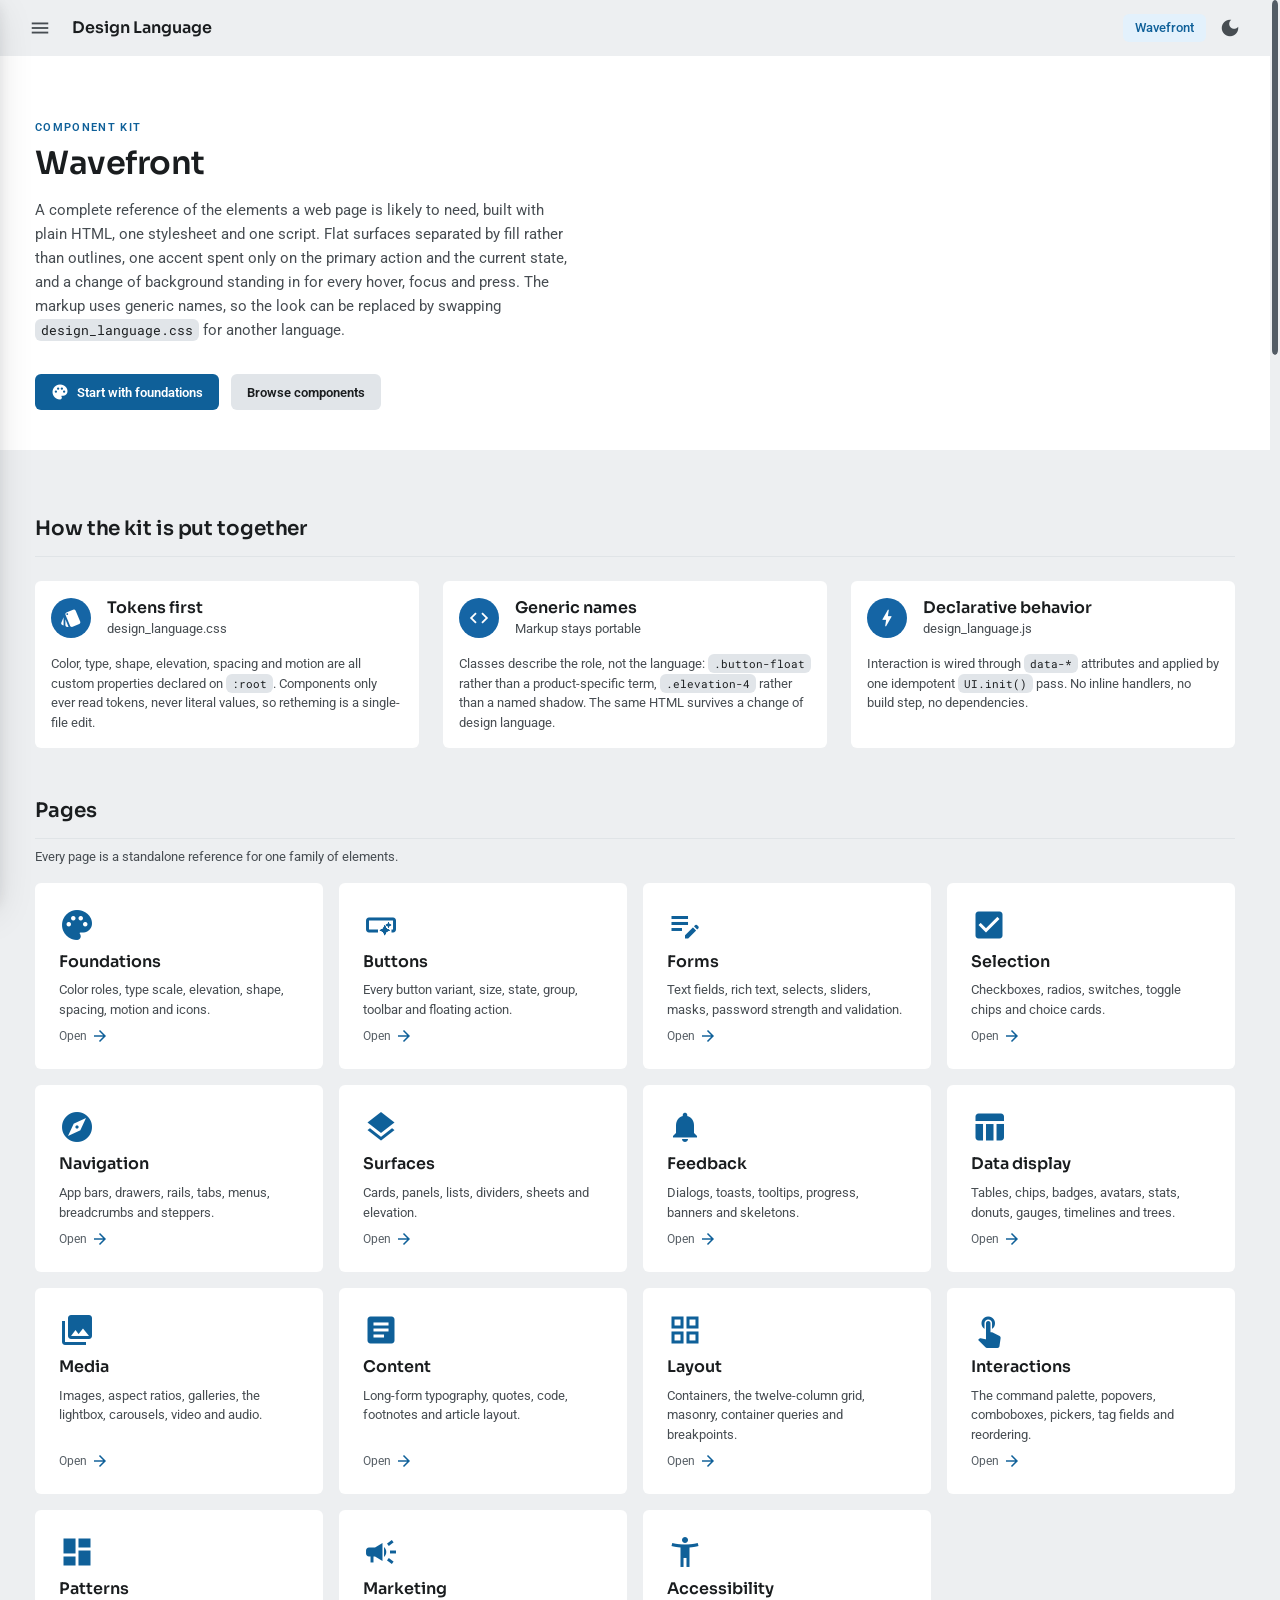
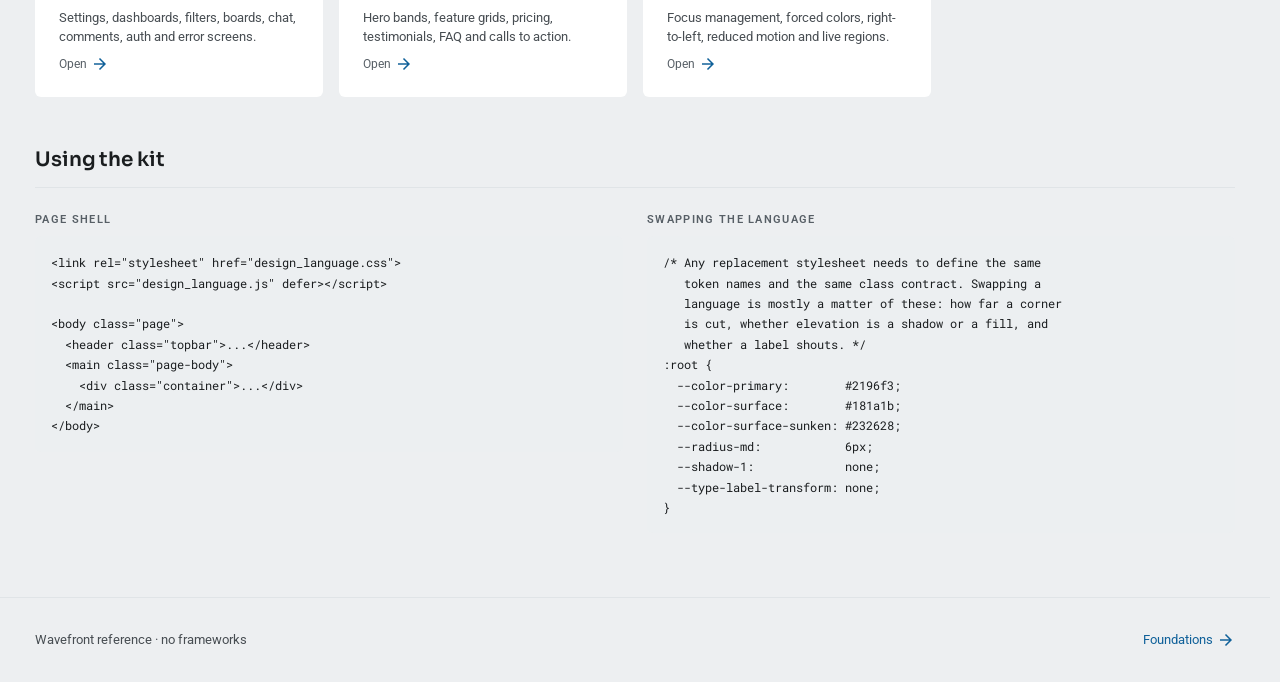
<file: webui/vendored/web-design-wavefront/index.html>
<!doctype html>
<html lang="en">
<head>
<meta charset="utf-8">
<meta name="viewport" content="width=device-width, initial-scale=1">
<title>Overview — Design Language</title>
<meta name="description" content="A framework-free component kit covering every element a web page is likely to need, rendered in the Wavefront design language.">
<link rel="icon" href="data:image/svg+xml,%3Csvg xmlns='http://www.w3.org/2000/svg' viewBox='0 0 32 32'%3E%3Crect width='32' height='32' rx='7' fill='%231e2021'/%3E%3Crect x='7' y='8' width='18' height='4' rx='2' fill='%2393999f'/%3E%3Crect x='7' y='14' width='18' height='4' rx='2' fill='%232196f3'/%3E%3Crect x='7' y='20' width='11' height='4' rx='2' fill='%23535c65'/%3E%3C/svg%3E">
<!-- Every face, including the Material Icons placeholder glyph set, is
     self-hosted from assets/fonts and declared in design_language.css.
     The kit makes no network requests to anything it does not ship. -->
<link rel="stylesheet" href="design_language.css">
<script src="design_language.js" defer></script>
</head>
<body class="page">

<a class="skip-link" href="#main">Skip to content</a>

<header class="topbar topbar-dynamic">
  <button class="button button-icon" type="button" data-drawer-open="site-drawer" aria-label="Open navigation">
    <span class="icon">menu</span>
  </button>
  <span class="topbar-title">Design Language</span>
  <div class="topbar-actions">
    <span class="chip chip-primary hide-sm">Wavefront</span>
    <button class="button button-icon" type="button" data-theme-toggle data-theme-label aria-pressed="false">
      <span class="icon">dark_mode</span>
    </button>
  </div>
</header>

<aside class="drawer" id="site-drawer" data-open="false" aria-hidden="true" aria-label="Pages">
  <div class="drawer-header">
    <span class="icon text-primary">widgets</span>
    <span class="text-heading-3 grow">Pages</span>
    <button class="button button-icon button-icon-sm" type="button" data-drawer-close aria-label="Close navigation">
      <span class="icon">close</span>
    </button>
  </div>
  <nav class="drawer-body" data-site-nav></nav>
  <div class="drawer-footer text-caption text-muted">No frameworks. One stylesheet, one script.</div>
</aside>

<main id="main" class="page-body">

  <section class="page-hero">
    <div class="container">
      <p class="page-eyebrow">Component kit</p>
      <h1 class="text-display-3 mt-2">Wavefront</h1>
      <p class="page-lede mt-4">
        A complete reference of the elements a web page is likely to need, built with plain HTML, one
        stylesheet and one script. Flat surfaces separated by fill rather than outlines, one accent spent
        only on the primary action and the current state, and a change of background standing in for every
        hover, focus and press. The markup uses generic names, so the look can be replaced by swapping
        <code class="code-inline">design_language.css</code> for another language.
      </p>
      <div class="row mt-6">
        <a class="button button-filled" href="foundations.html">
          <span class="icon">palette</span> Start with foundations
        </a>
        <a class="button button-outlined" href="buttons.html">Browse components</a>
      </div>
    </div>
  </section>

  <section class="section">
    <div class="container">

      <div class="demo mb-8">
        <div class="demo-header">
          <h2 class="demo-title">How the kit is put together</h2>
        </div>
        <div class="grid mt-5">
          <article class="col-4">
            <div class="card card-outlined full-height">
              <div class="card-header">
                <span class="avatar"><span class="icon">style</span></span>
                <div class="card-header-text">
                  <h3 class="card-title">Tokens first</h3>
                  <p class="card-subtitle">design_language.css</p>
                </div>
              </div>
              <div class="card-body">
                Color, type, shape, elevation, spacing and motion are all custom properties declared on
                <code class="code-inline">:root</code>. Components only ever read tokens, never literal
                values, so retheming is a single-file edit.
              </div>
            </div>
          </article>
          <article class="col-4">
            <div class="card card-outlined full-height">
              <div class="card-header">
                <span class="avatar"><span class="icon">code</span></span>
                <div class="card-header-text">
                  <h3 class="card-title">Generic names</h3>
                  <p class="card-subtitle">Markup stays portable</p>
                </div>
              </div>
              <div class="card-body">
                Classes describe the role, not the language: <code class="code-inline">.button-float</code>
                rather than a product-specific term, <code class="code-inline">.elevation-4</code> rather
                than a named shadow. The same HTML survives a change of design language.
              </div>
            </div>
          </article>
          <article class="col-4">
            <div class="card card-outlined full-height">
              <div class="card-header">
                <span class="avatar"><span class="icon">bolt</span></span>
                <div class="card-header-text">
                  <h3 class="card-title">Declarative behavior</h3>
                  <p class="card-subtitle">design_language.js</p>
                </div>
              </div>
              <div class="card-body">
                Interaction is wired through <code class="code-inline">data-*</code> attributes and applied
                by one idempotent <code class="code-inline">UI.init()</code> pass. No inline handlers, no
                build step, no dependencies.
              </div>
            </div>
          </article>
        </div>
      </div>

      <div class="demo">
        <div class="demo-header">
          <h2 class="demo-title">Pages</h2>
        </div>
        <p class="demo-note">Every page is a standalone reference for one family of elements.</p>
        <div class="index-grid" data-site-index></div>
      </div>

      <div class="demo mt-8">
        <div class="demo-header">
          <h2 class="demo-title">Using the kit</h2>
        </div>
        <div class="grid mt-5">
          <div class="col-6">
            <p class="demo-label">Page shell</p>
            <pre class="code-block"><button class="button button-icon button-icon-sm code-copy" type="button" data-copy="shell-snippet" aria-label="Copy"><span class="icon icon-sm">content_copy</span></button><code id="shell-snippet">&lt;link rel="stylesheet" href="design_language.css"&gt;
&lt;script src="design_language.js" defer&gt;&lt;/script&gt;

&lt;body class="page"&gt;
  &lt;header class="topbar"&gt;...&lt;/header&gt;
  &lt;main class="page-body"&gt;
    &lt;div class="container"&gt;...&lt;/div&gt;
  &lt;/main&gt;
&lt;/body&gt;</code></pre>
          </div>
          <div class="col-6">
            <p class="demo-label">Swapping the language</p>
            <pre class="code-block"><code>/* Any replacement stylesheet needs to define the same
   token names and the same class contract. Swapping a
   language is mostly a matter of these: how far a corner
   is cut, whether elevation is a shadow or a fill, and
   whether a label shouts. */
:root {
  --color-primary:        #2196f3;
  --color-surface:        #181a1b;
  --color-surface-sunken: #232628;
  --radius-md:            6px;
  --shadow-1:             none;
  --type-label-transform: none;
}</code></pre>
          </div>
        </div>
      </div>

    </div>
  </section>
</main>

<footer class="page-footer">
  <div class="container row justify-between">
    <span>Wavefront reference · no frameworks</span>
    <a class="link-arrow" href="foundations.html">Foundations <span class="icon icon-sm">arrow_forward</span></a>
  </div>
</footer>

</body>
</html>
</file>
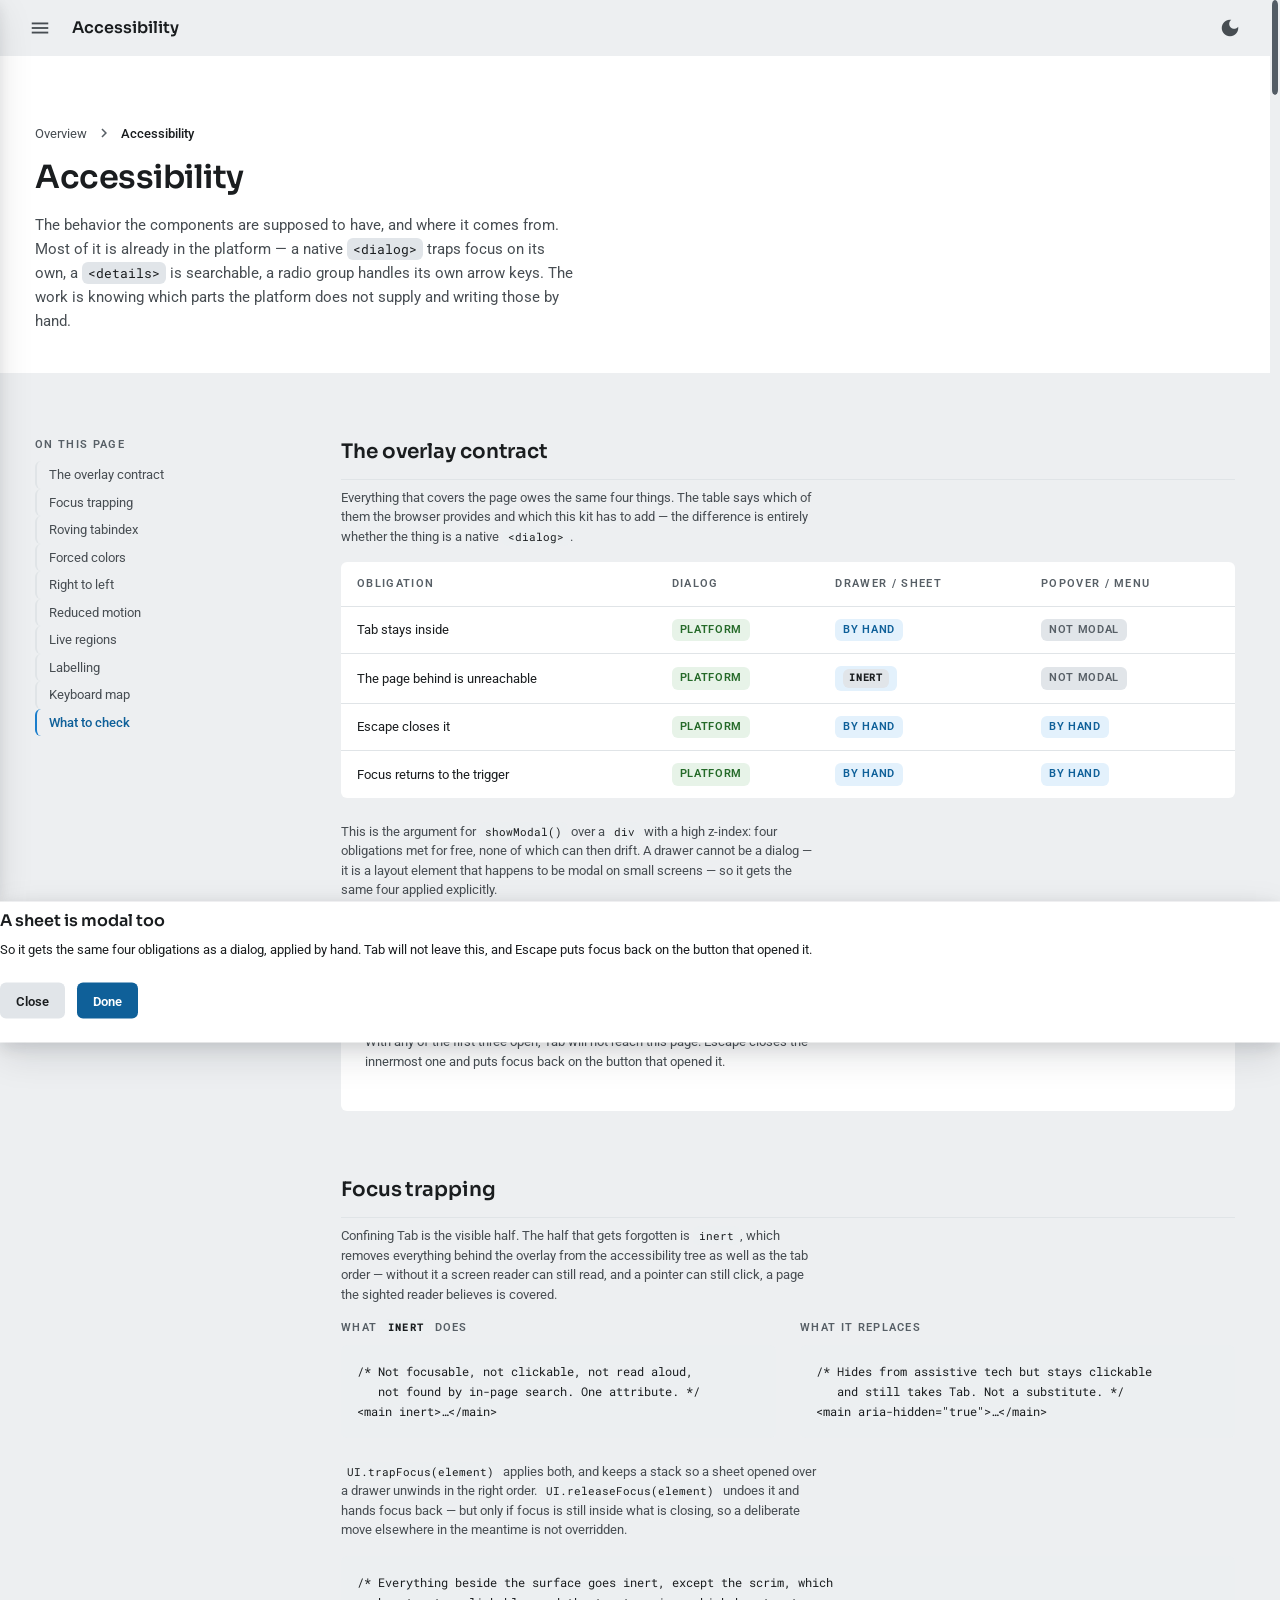
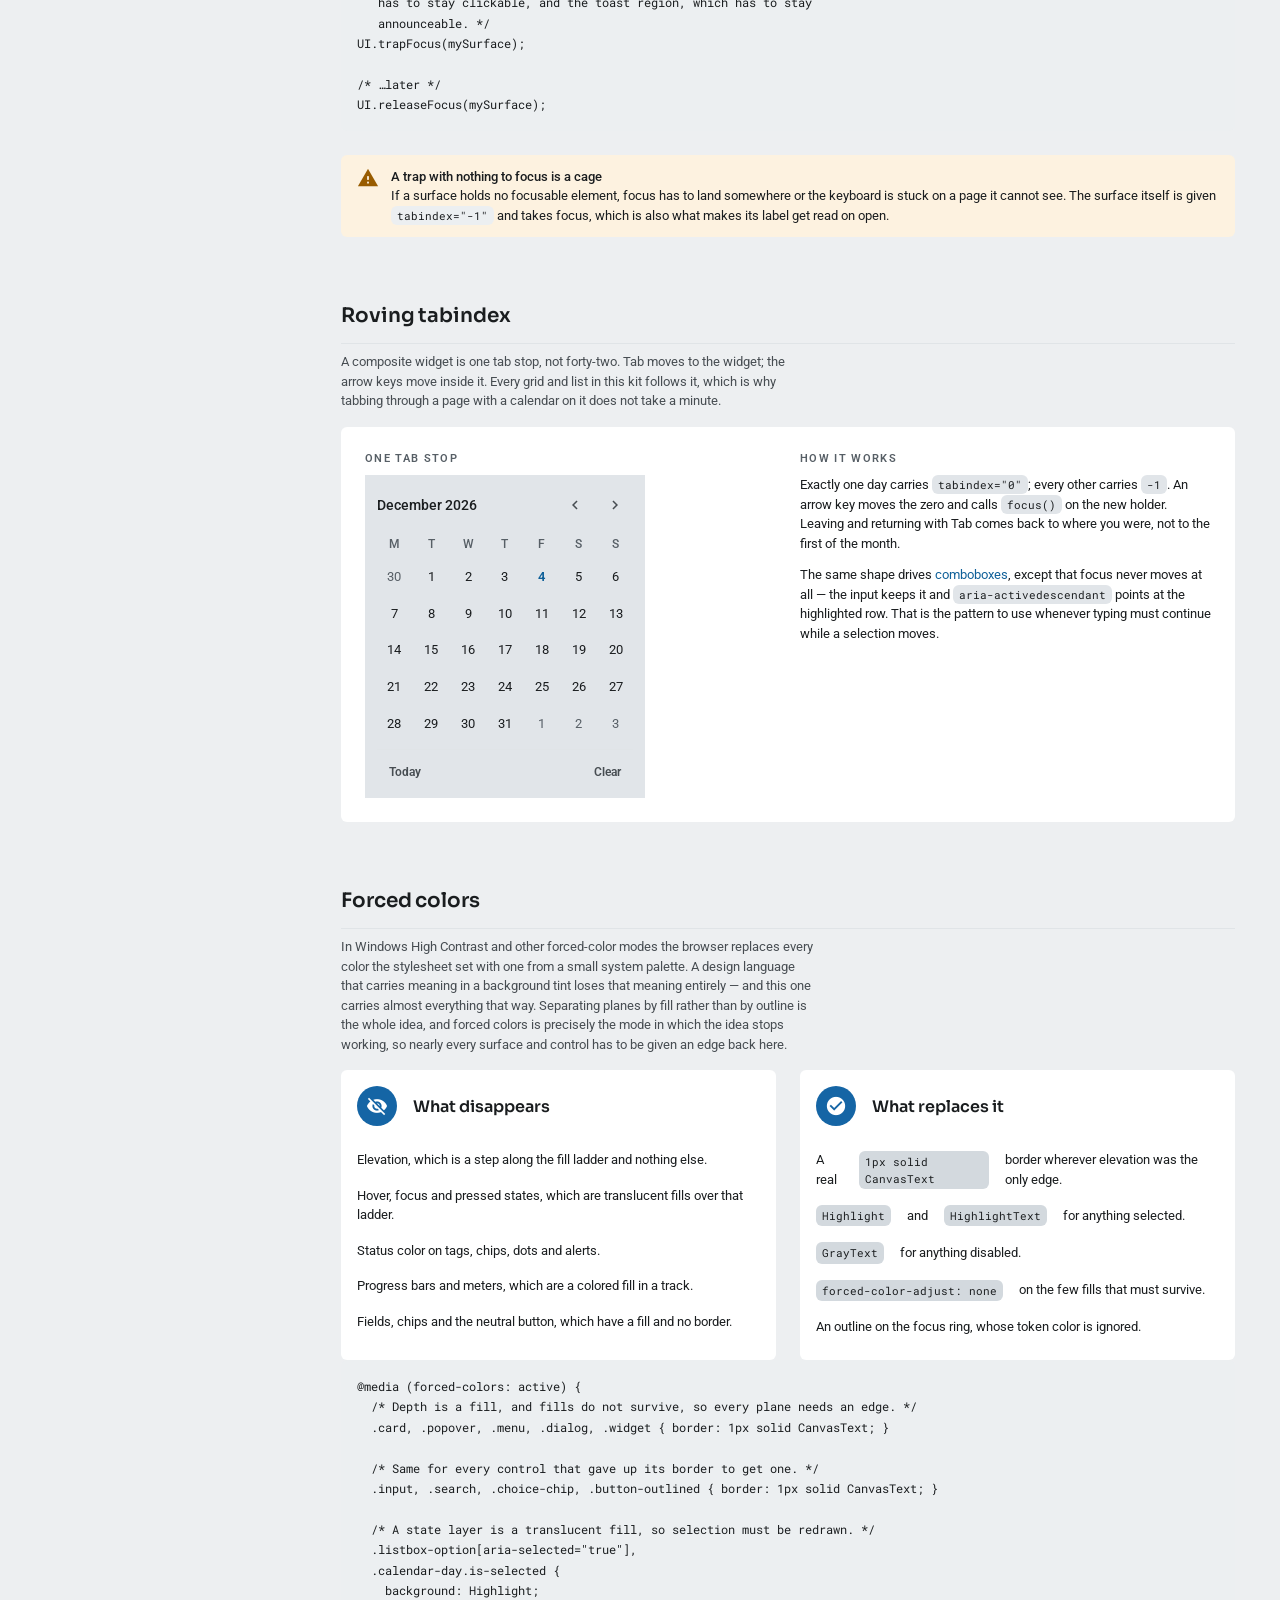
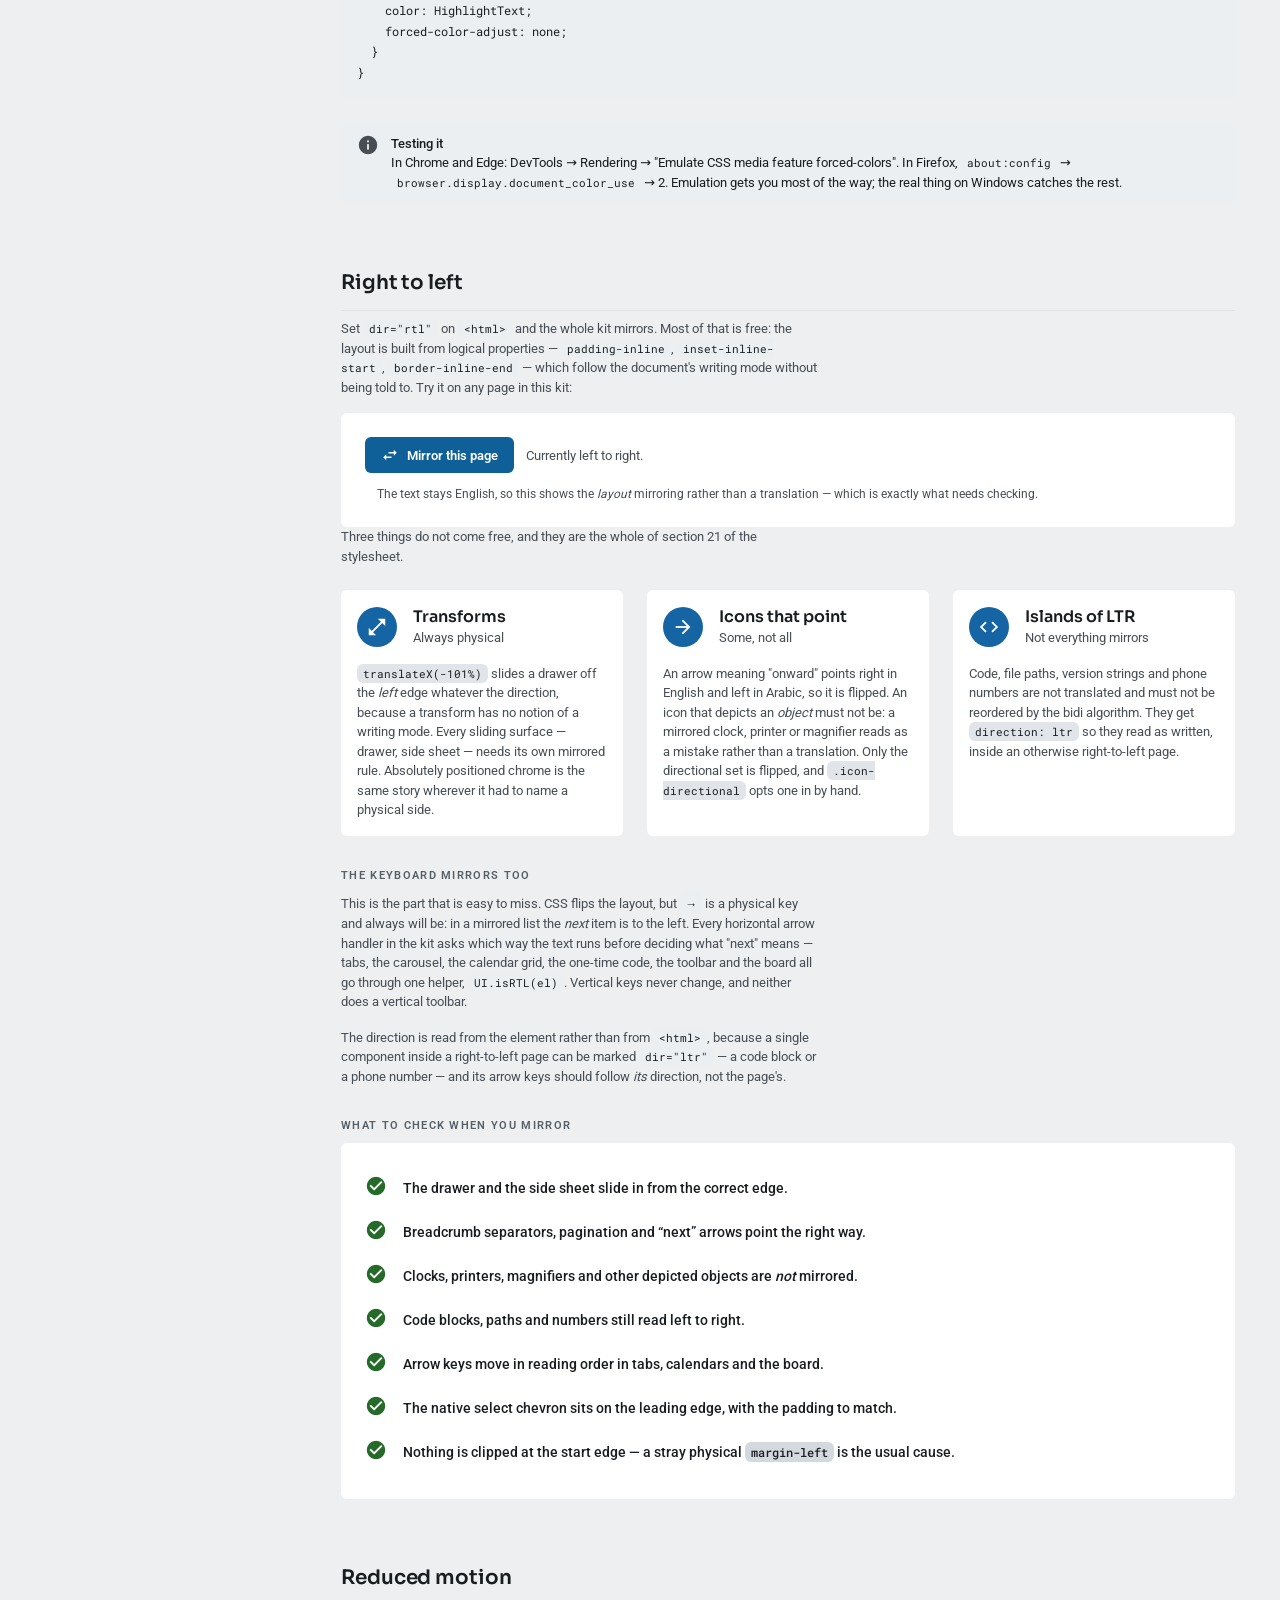
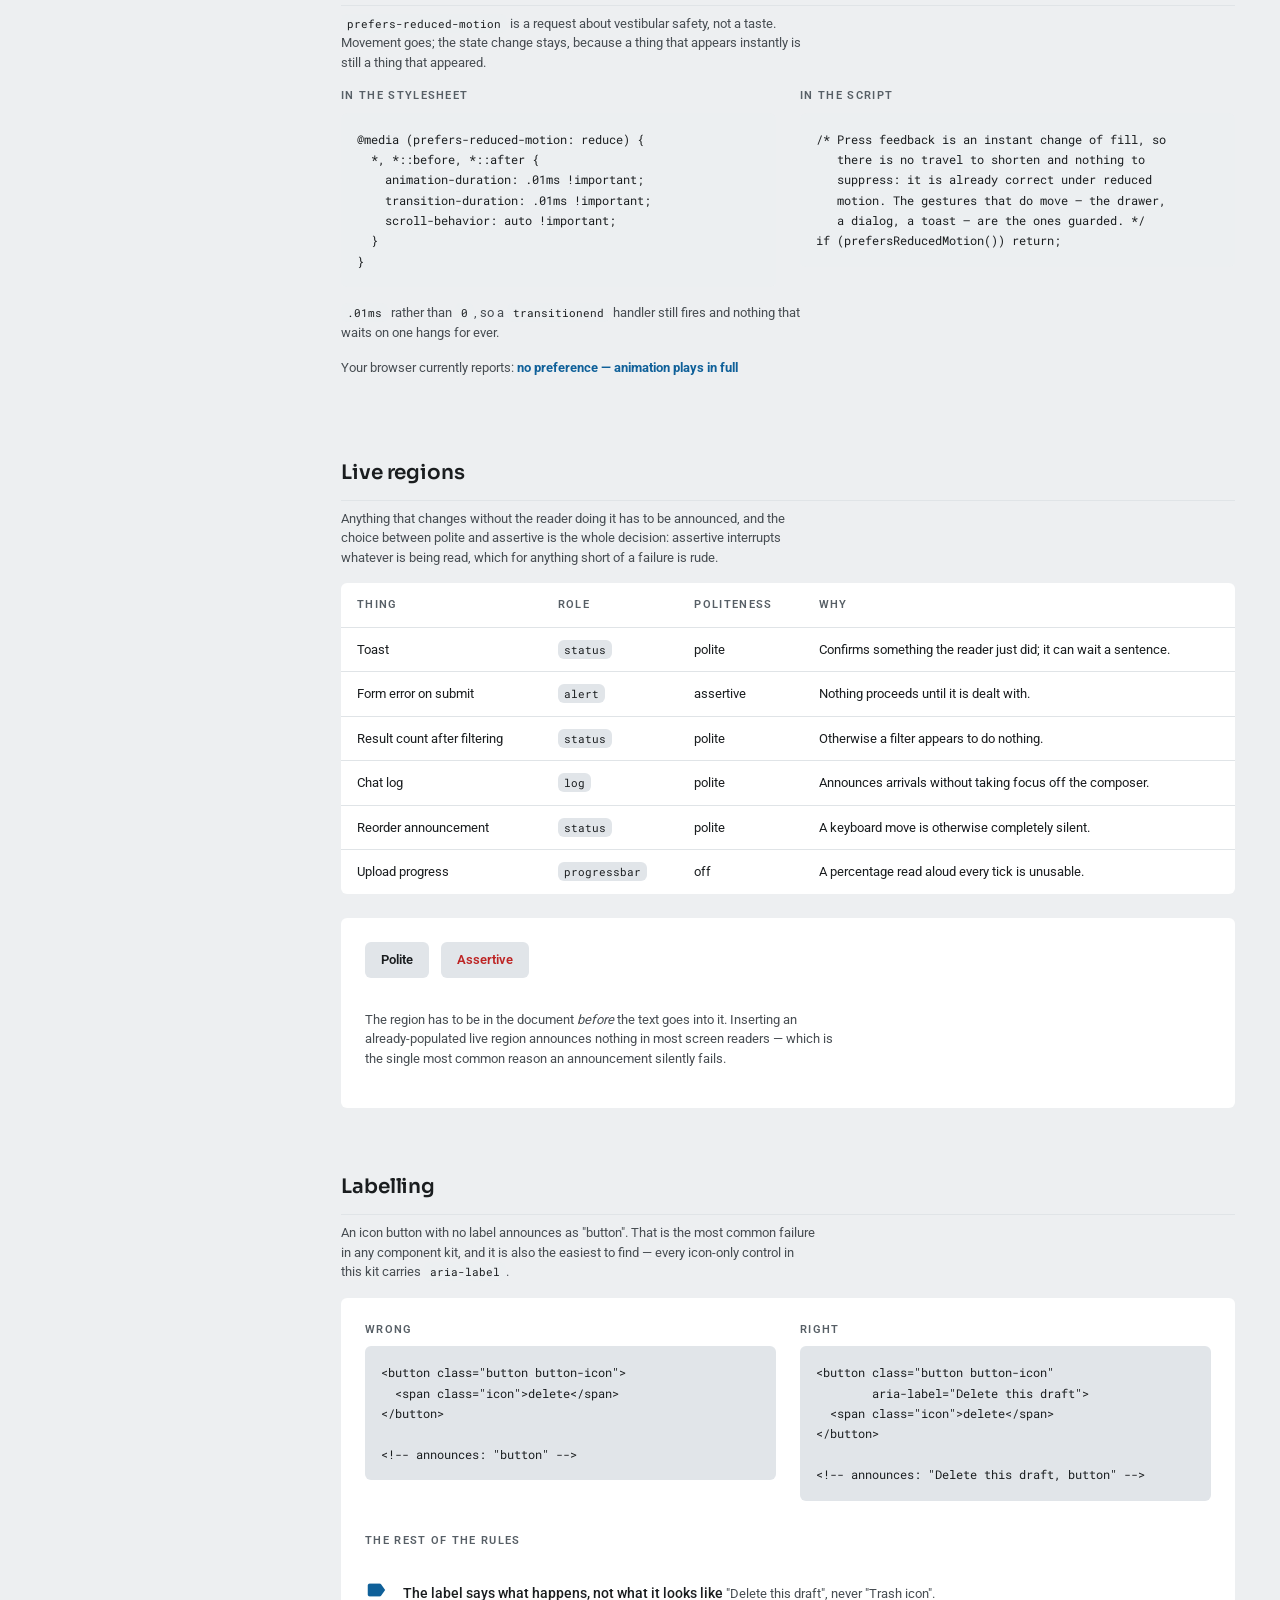
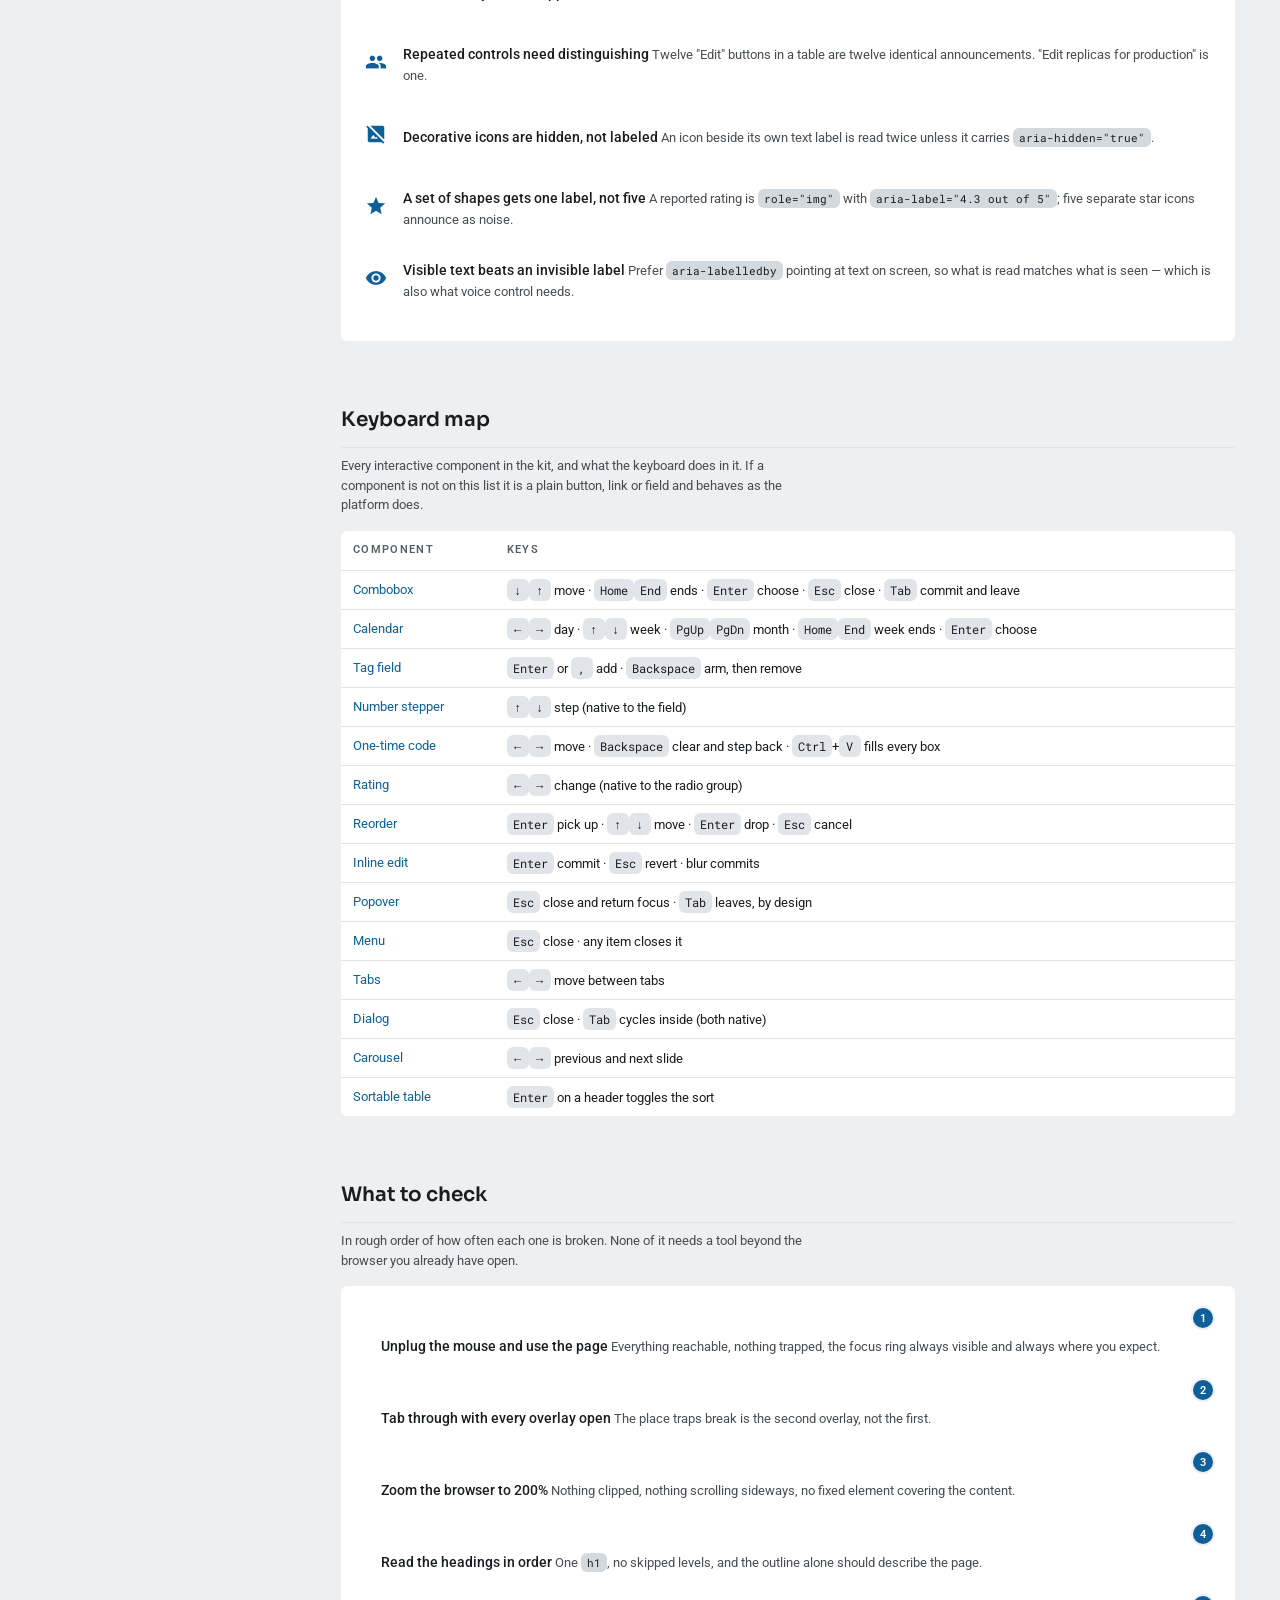
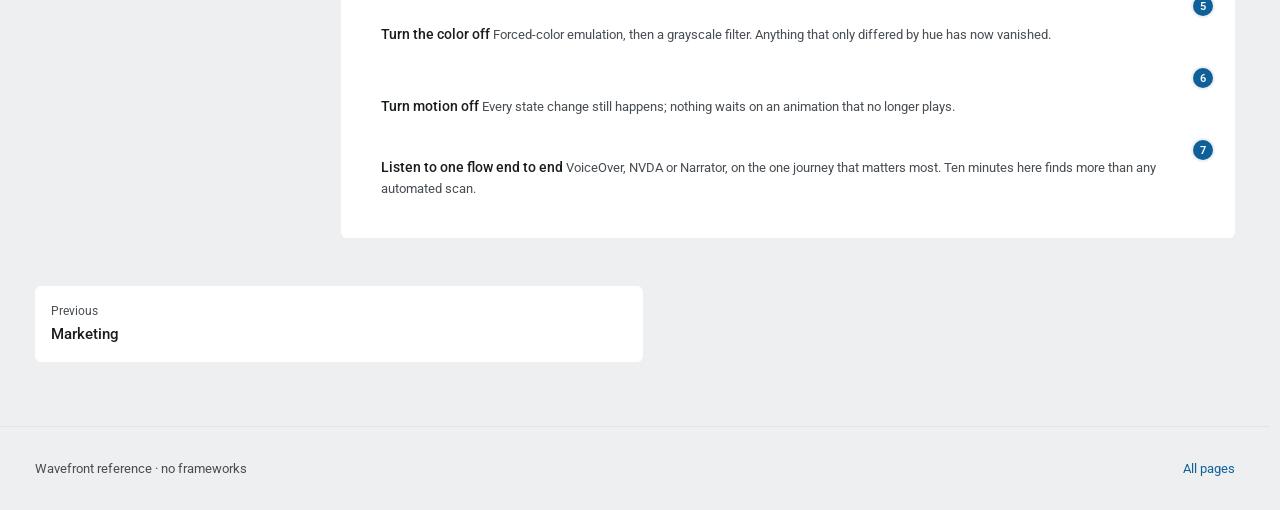
<file: webui/vendored/web-design-wavefront/accessibility.html>
<!doctype html>
<html lang="en">
<head>
<meta charset="utf-8">
<meta name="viewport" content="width=device-width, initial-scale=1">
<title>Accessibility — Design Language</title>
<meta name="description" content="The overlay contract, focus management and trapping, forced colors, right-to-left layout, reduced motion, live regions and the keyboard map for every component in the kit.">
<link rel="icon" href="data:image/svg+xml,%3Csvg xmlns='http://www.w3.org/2000/svg' viewBox='0 0 32 32'%3E%3Crect width='32' height='32' rx='7' fill='%231e2021'/%3E%3Crect x='7' y='8' width='18' height='4' rx='2' fill='%2393999f'/%3E%3Crect x='7' y='14' width='18' height='4' rx='2' fill='%232196f3'/%3E%3Crect x='7' y='20' width='11' height='4' rx='2' fill='%23535c65'/%3E%3C/svg%3E">
<!-- Every face, including the Material Icons placeholder glyph set, is
     self-hosted from assets/fonts and declared in design_language.css.
     The kit makes no network requests to anything it does not ship. -->
<link rel="stylesheet" href="design_language.css">
<script src="design_language.js" defer></script>
</head>
<body class="page">

<a class="skip-link" href="#main">Skip to content</a>

<header class="topbar topbar-dynamic">
  <button class="button button-icon" type="button" data-drawer-open="site-drawer" aria-label="Open navigation">
    <span class="icon">menu</span>
  </button>
  <span class="topbar-title">Accessibility</span>
  <div class="topbar-actions">
    <button class="button button-icon" type="button" data-theme-toggle data-theme-label aria-pressed="false">
      <span class="icon">dark_mode</span>
    </button>
  </div>
</header>

<aside class="drawer" id="site-drawer" data-open="false" aria-hidden="true" aria-label="Pages">
  <div class="drawer-header">
    <span class="icon text-primary">widgets</span>
    <span class="text-heading-3 grow">Pages</span>
    <button class="button button-icon button-icon-sm" type="button" data-drawer-close aria-label="Close navigation">
      <span class="icon">close</span>
    </button>
  </div>
  <nav class="drawer-body" data-site-nav></nav>
</aside>

<main id="main" class="page-body">

  <section class="page-hero">
    <div class="container">
      <nav aria-label="Breadcrumb">
        <ol class="breadcrumbs">
          <li><a href="index.html">Overview</a></li>
          <li><span aria-current="page">Accessibility</span></li>
        </ol>
      </nav>
      <h1 class="text-display-3 mt-3">Accessibility</h1>
      <p class="page-lede mt-4">
        The behavior the components are supposed to have, and where it comes from. Most of it is
        already in the platform — a native <code class="code-inline">&lt;dialog&gt;</code> traps focus
        on its own, a <code class="code-inline">&lt;details&gt;</code> is searchable, a radio group
        handles its own arrow keys. The work is knowing which parts the platform does not supply and
        writing those by hand.
      </p>
    </div>
  </section>

  <div class="container section">
    <div class="grid">

      <nav class="col-3 hide-lg" aria-label="On this page">
        <div class="sticky-top toc" data-scrollspy>
          <p class="demo-label">On this page</p>
          <ul>
            <li><a href="#overlays">The overlay contract</a></li>
            <li><a href="#trap">Focus trapping</a></li>
            <li><a href="#roving">Roving tabindex</a></li>
            <li><a href="#forced">Forced colors</a></li>
            <li><a href="#rtl">Right to left</a></li>
            <li><a href="#motion">Reduced motion</a></li>
            <li><a href="#live">Live regions</a></li>
            <li><a href="#labels">Labelling</a></li>
            <li><a href="#keyboard">Keyboard map</a></li>
            <li><a href="#checks">What to check</a></li>
          </ul>
        </div>
      </nav>

      <div class="col-9 stack" style="gap: var(--space-9);">

        <!-- ======================================= The overlay contract -->
        <section class="demo" id="overlays">
          <div class="demo-header"><h2 class="demo-title">The overlay contract</h2></div>
          <p class="demo-note">
            Everything that covers the page owes the same four things. The table says which of them
            the browser provides and which this kit has to add — the difference is entirely whether
            the thing is a native <code class="code-inline">&lt;dialog&gt;</code>.
          </p>
          <div class="table-wrap">
            <table class="table">
              <thead>
                <tr>
                  <th scope="col">Obligation</th>
                  <th scope="col">dialog</th>
                  <th scope="col">drawer / sheet</th>
                  <th scope="col">popover / menu</th>
                </tr>
              </thead>
              <tbody>
                <tr>
                  <td>Tab stays inside</td>
                  <td><span class="tag tag-success">Platform</span></td>
                  <td><span class="tag tag-info">By hand</span></td>
                  <td><span class="tag">Not modal</span></td>
                </tr>
                <tr>
                  <td>The page behind is unreachable</td>
                  <td><span class="tag tag-success">Platform</span></td>
                  <td><span class="tag tag-info"><code class="code-inline">inert</code></span></td>
                  <td><span class="tag">Not modal</span></td>
                </tr>
                <tr>
                  <td>Escape closes it</td>
                  <td><span class="tag tag-success">Platform</span></td>
                  <td><span class="tag tag-info">By hand</span></td>
                  <td><span class="tag tag-info">By hand</span></td>
                </tr>
                <tr>
                  <td>Focus returns to the trigger</td>
                  <td><span class="tag tag-success">Platform</span></td>
                  <td><span class="tag tag-info">By hand</span></td>
                  <td><span class="tag tag-info">By hand</span></td>
                </tr>
              </tbody>
            </table>
          </div>

          <p class="demo-note mt-5">
            This is the argument for <code class="code-inline">showModal()</code> over a
            <code class="code-inline">div</code> with a high z-index: four obligations met for free,
            none of which can then drift. A drawer cannot be a dialog — it is a layout element that
            happens to be modal on small screens — so it gets the same four applied explicitly.
          </p>

          <div class="demo-stage mt-5">
            <p class="demo-label">Try each one with the keyboard</p>
            <div class="demo-row">
              <button class="button button-filled" type="button" data-dialog-open="a11y-dialog">Open a dialog</button>
              <button class="button button-outlined" type="button" data-drawer-open="site-drawer">Open the drawer</button>
              <button class="button button-outlined" type="button" data-sheet-open="a11y-sheet">Open a sheet</button>
              <div class="popover-anchor">
                <button class="button button-tonal" type="button" data-popover="a11y-pop">Open a popover</button>
                <div class="popover" id="a11y-pop" data-placement="bottom" aria-label="A popover">
                  <p class="text-body-2">
                    Tab leaves this, on purpose. A popover is not modal, so trapping focus in one
                    would strand anybody who opened it by accident.
                  </p>
                  <div class="row mt-3">
                    <button class="button button-text button-sm" type="button" data-popover-close>Close</button>
                  </div>
                </div>
              </div>
            </div>
            <p class="demo-note mt-5 mb-0">
              With any of the first three open, Tab will not reach this page. Escape closes the
              innermost one and puts focus back on the button that opened it.
            </p>
          </div>
        </section>

        <!-- ============================================= Focus trapping -->
        <section class="demo" id="trap">
          <div class="demo-header"><h2 class="demo-title">Focus trapping</h2></div>
          <p class="demo-note">
            Confining Tab is the visible half. The half that gets forgotten is
            <code class="code-inline">inert</code>, which removes everything behind the overlay from
            the accessibility tree as well as the tab order — without it a screen reader can still
            read, and a pointer can still click, a page the sighted reader believes is covered.
          </p>

          <div class="grid">
            <div class="col-6">
              <p class="demo-label">What <code class="code-inline">inert</code> does</p>
              <pre class="code-block"><code>/* Not focusable, not clickable, not read aloud,
   not found by in-page search. One attribute. */
&lt;main inert&gt;…&lt;/main&gt;</code></pre>
            </div>
            <div class="col-6">
              <p class="demo-label">What it replaces</p>
              <pre class="code-block"><code>/* Hides from assistive tech but stays clickable
   and still takes Tab. Not a substitute. */
&lt;main aria-hidden="true"&gt;…&lt;/main&gt;</code></pre>
            </div>
          </div>

          <p class="demo-note mt-5">
            <code class="code-inline">UI.trapFocus(element)</code> applies both, and keeps a stack so
            a sheet opened over a drawer unwinds in the right order.
            <code class="code-inline">UI.releaseFocus(element)</code> undoes it and hands focus back —
            but only if focus is still inside what is closing, so a deliberate move elsewhere in the
            meantime is not overridden.
          </p>

          <pre class="code-block"><code>/* Everything beside the surface goes inert, except the scrim, which
   has to stay clickable, and the toast region, which has to stay
   announceable. */
UI.trapFocus(mySurface);

/* …later */
UI.releaseFocus(mySurface);</code></pre>

          <div class="alert alert-warning mt-5">
            <span class="icon">warning</span>
            <div class="alert-body">
              <p class="alert-title">A trap with nothing to focus is a cage</p>
              If a surface holds no focusable element, focus has to land somewhere or the keyboard is
              stuck on a page it cannot see. The surface itself is given
              <code class="code-inline">tabindex="-1"</code> and takes focus, which is also what makes
              its label get read on open.
            </div>
          </div>
        </section>

        <!-- ============================================ Roving tabindex -->
        <section class="demo" id="roving">
          <div class="demo-header"><h2 class="demo-title">Roving tabindex</h2></div>
          <p class="demo-note">
            A composite widget is one tab stop, not forty-two. Tab moves to the widget; the arrow keys
            move inside it. Every grid and list in this kit follows it, which is why tabbing through a
            page with a calendar on it does not take a minute.
          </p>
          <div class="demo-stage">
            <div class="grid">
              <div class="col-6">
                <p class="demo-label">One tab stop</p>
                <div class="popover-anchor popover-anchor-block" data-datepicker>
                  <input type="hidden" data-date-value>
                  <input type="text" class="visually-hidden" aria-label="Chosen date" tabindex="-1">
                  <div class="surface surface-raised" style="display: inline-block; max-width: 100%;"><div data-calendar></div></div>
                </div>
              </div>
              <div class="col-6">
                <p class="demo-label">How it works</p>
                <p class="text-body-2">
                  Exactly one day carries <code class="code-inline">tabindex="0"</code>; every other
                  carries <code class="code-inline">-1</code>. An arrow key moves the zero and calls
                  <code class="code-inline">focus()</code> on the new holder. Leaving and returning
                  with Tab comes back to where you were, not to the first of the month.
                </p>
                <p class="text-body-2 mt-3">
                  The same shape drives
                  <a class="link" href="interactions.html#combobox">comboboxes</a>, except that focus
                  never moves at all — the input keeps it and
                  <code class="code-inline">aria-activedescendant</code> points at the highlighted
                  row. That is the pattern to use whenever typing must continue while a selection
                  moves.
                </p>
              </div>
            </div>
          </div>
        </section>

        <!-- ============================================= Forced colors -->
        <section class="demo" id="forced">
          <div class="demo-header"><h2 class="demo-title">Forced colors</h2></div>
          <p class="demo-note">
            In Windows High Contrast and other forced-color modes the browser replaces every color
            the stylesheet set with one from a small system palette. A design language that carries
            meaning in a background tint loses that meaning entirely — and this one carries almost
            everything that way. Separating planes by fill rather than by outline is the whole idea,
            and forced colors is precisely the mode in which the idea stops working, so nearly every
            surface and control has to be given an edge back here.
          </p>

          <div class="grid">
            <div class="col-6">
              <div class="card card-outlined full-height">
                <div class="card-header">
                  <span class="avatar"><span class="icon">visibility_off</span></span>
                  <div class="card-header-text">
                    <h3 class="card-title">What disappears</h3>
                  </div>
                </div>
                <div class="card-body">
                  <ul class="list" style="background: none; padding: 0;">
                    <li class="list-item" style="min-height: auto; padding-inline: 0;">Elevation, which is a step along the fill ladder and nothing else.</li>
                    <li class="list-item" style="min-height: auto; padding-inline: 0;">Hover, focus and pressed states, which are translucent fills over that ladder.</li>
                    <li class="list-item" style="min-height: auto; padding-inline: 0;">Status color on tags, chips, dots and alerts.</li>
                    <li class="list-item" style="min-height: auto; padding-inline: 0;">Progress bars and meters, which are a colored fill in a track.</li>
                    <li class="list-item" style="min-height: auto; padding-inline: 0;">Fields, chips and the neutral button, which have a fill and no border.</li>
                  </ul>
                </div>
              </div>
            </div>
            <div class="col-6">
              <div class="card card-outlined full-height">
                <div class="card-header">
                  <span class="avatar"><span class="icon">check_circle</span></span>
                  <div class="card-header-text">
                    <h3 class="card-title">What replaces it</h3>
                  </div>
                </div>
                <div class="card-body">
                  <ul class="list" style="background: none; padding: 0;">
                    <li class="list-item" style="min-height: auto; padding-inline: 0;">A real <code class="code-inline">1px solid CanvasText</code> border wherever elevation was the only edge.</li>
                    <li class="list-item" style="min-height: auto; padding-inline: 0;"><code class="code-inline">Highlight</code> and <code class="code-inline">HighlightText</code> for anything selected.</li>
                    <li class="list-item" style="min-height: auto; padding-inline: 0;"><code class="code-inline">GrayText</code> for anything disabled.</li>
                    <li class="list-item" style="min-height: auto; padding-inline: 0;"><code class="code-inline">forced-color-adjust: none</code> on the few fills that must survive.</li>
                    <li class="list-item" style="min-height: auto; padding-inline: 0;">An outline on the focus ring, whose token color is ignored.</li>
                  </ul>
                </div>
              </div>
            </div>
          </div>

          <pre class="code-block mt-5"><code>@media (forced-colors: active) {
  /* Depth is a fill, and fills do not survive, so every plane needs an edge. */
  .card, .popover, .menu, .dialog, .widget { border: 1px solid CanvasText; }

  /* Same for every control that gave up its border to get one. */
  .input, .search, .choice-chip, .button-outlined { border: 1px solid CanvasText; }

  /* A state layer is a translucent fill, so selection must be redrawn. */
  .listbox-option[aria-selected="true"],
  .calendar-day.is-selected {
    background: Highlight;
    color: HighlightText;
    forced-color-adjust: none;
  }
}</code></pre>

          <div class="alert alert-neutral mt-5">
            <span class="icon">info</span>
            <div class="alert-body">
              <p class="alert-title">Testing it</p>
              In Chrome and Edge: DevTools → Rendering → "Emulate CSS media feature forced-colors".
              In Firefox, <code class="code-inline">about:config</code> →
              <code class="code-inline">browser.display.document_color_use</code> → 2. Emulation gets
              you most of the way; the real thing on Windows catches the rest.
            </div>
          </div>
        </section>

        <!-- ============================================== Right to left -->
        <section class="demo" id="rtl">
          <div class="demo-header"><h2 class="demo-title">Right to left</h2></div>
          <p class="demo-note">
            Set <code class="code-inline">dir="rtl"</code> on
            <code class="code-inline">&lt;html&gt;</code> and the whole kit mirrors. Most of that is
            free: the layout is built from logical properties —
            <code class="code-inline">padding-inline</code>,
            <code class="code-inline">inset-inline-start</code>,
            <code class="code-inline">border-inline-end</code> — which follow the document's writing
            mode without being told to. Try it on any page in this kit:
          </p>
          <div class="demo-stage">
            <div class="demo-row">
              <button class="button button-filled" type="button" id="rtl-toggle" aria-pressed="false">
                <span class="icon">swap_horiz</span> Mirror this page
              </button>
              <span class="text-body-2 text-muted" id="rtl-state" role="status">Currently left to right.</span>
            </div>
            <p class="field-hint mt-3">
              The text stays English, so this shows the <em>layout</em> mirroring rather than a
              translation — which is exactly what needs checking.
            </p>
          </div>

          <p class="demo-note">
            Three things do not come free, and they are the whole of section 21 of the stylesheet.
          </p>

          <div class="grid mt-5">
            <div class="col-4">
              <div class="card card-outlined full-height">
                <div class="card-header">
                  <span class="avatar"><span class="icon">open_in_full</span></span>
                  <div class="card-header-text">
                    <h3 class="card-title">Transforms</h3>
                    <p class="card-subtitle">Always physical</p>
                  </div>
                </div>
                <div class="card-body">
                  <code class="code-inline">translateX(-101%)</code> slides a drawer off the
                  <em>left</em> edge whatever the direction, because a transform has no notion of a
                  writing mode. Every sliding surface — drawer, side sheet — needs its own mirrored
                  rule. Absolutely positioned chrome is the same story wherever it had to name a
                  physical side.
                </div>
              </div>
            </div>
            <div class="col-4">
              <div class="card card-outlined full-height">
                <div class="card-header">
                  <span class="avatar"><span class="icon icon-directional">arrow_forward</span></span>
                  <div class="card-header-text">
                    <h3 class="card-title">Icons that point</h3>
                    <p class="card-subtitle">Some, not all</p>
                  </div>
                </div>
                <div class="card-body">
                  An arrow meaning "onward" points right in English and left in Arabic, so it is
                  flipped. An icon that depicts an <em>object</em> must not be: a mirrored clock,
                  printer or magnifier reads as a mistake rather than a translation. Only the
                  directional set is flipped, and
                  <code class="code-inline">.icon-directional</code> opts one in by hand.
                </div>
              </div>
            </div>
            <div class="col-4">
              <div class="card card-outlined full-height">
                <div class="card-header">
                  <span class="avatar"><span class="icon">code</span></span>
                  <div class="card-header-text">
                    <h3 class="card-title">Islands of LTR</h3>
                    <p class="card-subtitle">Not everything mirrors</p>
                  </div>
                </div>
                <div class="card-body">
                  Code, file paths, version strings and phone numbers are not translated and must not
                  be reordered by the bidi algorithm. They get
                  <code class="code-inline">direction: ltr</code> so they read as written, inside an
                  otherwise right-to-left page.
                </div>
              </div>
            </div>
          </div>

          <p class="demo-label mt-6">The keyboard mirrors too</p>
          <p class="demo-note">
            This is the part that is easy to miss. CSS flips the layout, but
            <span class="kbd">→</span> is a physical key and always will be: in a mirrored list the
            <em>next</em> item is to the left. Every horizontal arrow handler in the kit asks which way
            the text runs before deciding what "next" means — tabs, the carousel, the calendar grid,
            the one-time code, the toolbar and the board all go through one helper,
            <code class="code-inline">UI.isRTL(el)</code>. Vertical keys never change, and neither does
            a vertical toolbar.
          </p>
          <p class="demo-note">
            The direction is read from the element rather than from
            <code class="code-inline">&lt;html&gt;</code>, because a single component inside a
            right-to-left page can be marked <code class="code-inline">dir="ltr"</code> — a code block
            or a phone number — and its arrow keys should follow <em>its</em> direction, not the
            page's.
          </p>

          <p class="demo-label mt-6">What to check when you mirror</p>
          <div class="demo-stage">
            <ul class="list" style="background: none; padding: 0;">
              <li class="list-item" style="padding-inline: 0;">
                <span class="list-item-leading"><span class="icon text-success">check_circle</span></span>
                <span class="list-item-text"><span class="list-item-title">The drawer and the side sheet slide in from the correct edge.</span></span>
              </li>
              <li class="list-item" style="padding-inline: 0;">
                <span class="list-item-leading"><span class="icon text-success">check_circle</span></span>
                <span class="list-item-text"><span class="list-item-title">Breadcrumb separators, pagination and &ldquo;next&rdquo; arrows point the right way.</span></span>
              </li>
              <li class="list-item" style="padding-inline: 0;">
                <span class="list-item-leading"><span class="icon text-success">check_circle</span></span>
                <span class="list-item-text"><span class="list-item-title">Clocks, printers, magnifiers and other depicted objects are <em>not</em> mirrored.</span></span>
              </li>
              <li class="list-item" style="padding-inline: 0;">
                <span class="list-item-leading"><span class="icon text-success">check_circle</span></span>
                <span class="list-item-text"><span class="list-item-title">Code blocks, paths and numbers still read left to right.</span></span>
              </li>
              <li class="list-item" style="padding-inline: 0;">
                <span class="list-item-leading"><span class="icon text-success">check_circle</span></span>
                <span class="list-item-text"><span class="list-item-title">Arrow keys move in reading order in tabs, calendars and the board.</span></span>
              </li>
              <li class="list-item" style="padding-inline: 0;">
                <span class="list-item-leading"><span class="icon text-success">check_circle</span></span>
                <span class="list-item-text"><span class="list-item-title">The native select chevron sits on the leading edge, with the padding to match.</span></span>
              </li>
              <li class="list-item" style="padding-inline: 0;">
                <span class="list-item-leading"><span class="icon text-success">check_circle</span></span>
                <span class="list-item-text"><span class="list-item-title">Nothing is clipped at the start edge &mdash; a stray physical <code class="code-inline">margin-left</code> is the usual cause.</span></span>
              </li>
            </ul>
          </div>
        </section>

        <!-- ============================================ Reduced motion -->
        <section class="demo" id="motion">
          <div class="demo-header"><h2 class="demo-title">Reduced motion</h2></div>
          <p class="demo-note">
            <code class="code-inline">prefers-reduced-motion</code> is a request about vestibular
            safety, not a taste. Movement goes; the state change stays, because a thing that appears
            instantly is still a thing that appeared.
          </p>
          <div class="grid">
            <div class="col-6">
              <p class="demo-label">In the stylesheet</p>
              <pre class="code-block"><code>@media (prefers-reduced-motion: reduce) {
  *, *::before, *::after {
    animation-duration: .01ms !important;
    transition-duration: .01ms !important;
    scroll-behavior: auto !important;
  }
}</code></pre>
            </div>
            <div class="col-6">
              <p class="demo-label">In the script</p>
              <pre class="code-block"><code>/* Press feedback is an instant change of fill, so
   there is no travel to shorten and nothing to
   suppress: it is already correct under reduced
   motion. The gestures that do move — the drawer,
   a dialog, a toast — are the ones guarded. */
if (prefersReducedMotion()) return;</code></pre>
            </div>
          </div>
          <p class="demo-note mt-4">
            <code class="code-inline">.01ms</code> rather than <code class="code-inline">0</code>, so
            a <code class="code-inline">transitionend</code> handler still fires and nothing that
            waits on one hangs for ever.
          </p>
          <p class="demo-note">
            Your browser currently reports: <strong id="motion-state" class="text-primary">checking…</strong>
          </p>
        </section>

        <!-- =============================================== Live regions -->
        <section class="demo" id="live">
          <div class="demo-header"><h2 class="demo-title">Live regions</h2></div>
          <p class="demo-note">
            Anything that changes without the reader doing it has to be announced, and the choice
            between polite and assertive is the whole decision: assertive interrupts whatever is being
            read, which for anything short of a failure is rude.
          </p>
          <div class="table-wrap">
            <table class="table">
              <thead>
                <tr><th scope="col">Thing</th><th scope="col">Role</th><th scope="col">Politeness</th><th scope="col">Why</th></tr>
              </thead>
              <tbody>
                <tr><td>Toast</td><td><code class="code-inline">status</code></td><td>polite</td><td>Confirms something the reader just did; it can wait a sentence.</td></tr>
                <tr><td>Form error on submit</td><td><code class="code-inline">alert</code></td><td>assertive</td><td>Nothing proceeds until it is dealt with.</td></tr>
                <tr><td>Result count after filtering</td><td><code class="code-inline">status</code></td><td>polite</td><td>Otherwise a filter appears to do nothing.</td></tr>
                <tr><td>Chat log</td><td><code class="code-inline">log</code></td><td>polite</td><td>Announces arrivals without taking focus off the composer.</td></tr>
                <tr><td>Reorder announcement</td><td><code class="code-inline">status</code></td><td>polite</td><td>A keyboard move is otherwise completely silent.</td></tr>
                <tr><td>Upload progress</td><td><code class="code-inline">progressbar</code></td><td>off</td><td>A percentage read aloud every tick is unusable.</td></tr>
              </tbody>
            </table>
          </div>

          <div class="demo-stage mt-5">
            <div class="demo-row">
              <button class="button button-outlined" type="button" data-toast="Changes saved.">Polite</button>
              <button class="button button-outlined button-danger" type="button" id="assertive-demo">Assertive</button>
            </div>
            <p class="field-error mt-4" id="assertive-target" role="alert"></p>
            <p class="demo-note mt-4 mb-0">
              The region has to be in the document <em>before</em> the text goes into it. Inserting an
              already-populated live region announces nothing in most screen readers — which is the
              single most common reason an announcement silently fails.
            </p>
          </div>
        </section>

        <!-- ================================================== Labelling -->
        <section class="demo" id="labels">
          <div class="demo-header"><h2 class="demo-title">Labelling</h2></div>
          <p class="demo-note">
            An icon button with no label announces as "button". That is the most common failure in any
            component kit, and it is also the easiest to find — every icon-only control in this kit
            carries <code class="code-inline">aria-label</code>.
          </p>
          <div class="demo-stage">
            <div class="grid">
              <div class="col-6">
                <p class="demo-label">Wrong</p>
                <pre class="code-block"><code>&lt;button class="button button-icon"&gt;
  &lt;span class="icon"&gt;delete&lt;/span&gt;
&lt;/button&gt;

&lt;!-- announces: "button" --&gt;</code></pre>
              </div>
              <div class="col-6">
                <p class="demo-label">Right</p>
                <pre class="code-block"><code>&lt;button class="button button-icon"
        aria-label="Delete this draft"&gt;
  &lt;span class="icon"&gt;delete&lt;/span&gt;
&lt;/button&gt;

&lt;!-- announces: "Delete this draft, button" --&gt;</code></pre>
              </div>
            </div>

            <div class="mt-6">
              <p class="demo-label">The rest of the rules</p>
              <ul class="list" style="background: none; padding: 0;">
                <li class="list-item list-item-two-line" style="padding-inline: 0;">
                  <span class="list-item-leading"><span class="icon text-primary">label</span></span>
                  <span class="list-item-text">
                    <span class="list-item-title">The label says what happens, not what it looks like</span>
                    <span class="list-item-subtitle">"Delete this draft", never "Trash icon".</span>
                  </span>
                </li>
                <li class="list-item list-item-two-line" style="padding-inline: 0;">
                  <span class="list-item-leading"><span class="icon text-primary">group</span></span>
                  <span class="list-item-text">
                    <span class="list-item-title">Repeated controls need distinguishing</span>
                    <span class="list-item-subtitle">Twelve "Edit" buttons in a table are twelve identical announcements. "Edit replicas for production" is one.</span>
                  </span>
                </li>
                <li class="list-item list-item-two-line" style="padding-inline: 0;">
                  <span class="list-item-leading"><span class="icon text-primary">hide_image</span></span>
                  <span class="list-item-text">
                    <span class="list-item-title">Decorative icons are hidden, not labeled</span>
                    <span class="list-item-subtitle">An icon beside its own text label is read twice unless it carries <code class="code-inline">aria-hidden="true"</code>.</span>
                  </span>
                </li>
                <li class="list-item list-item-two-line" style="padding-inline: 0;">
                  <span class="list-item-leading"><span class="icon text-primary">star</span></span>
                  <span class="list-item-text">
                    <span class="list-item-title">A set of shapes gets one label, not five</span>
                    <span class="list-item-subtitle">A reported rating is <code class="code-inline">role="img"</code> with <code class="code-inline">aria-label="4.3 out of 5"</code>; five separate star icons announce as noise.</span>
                  </span>
                </li>
                <li class="list-item list-item-two-line" style="padding-inline: 0;">
                  <span class="list-item-leading"><span class="icon text-primary">visibility</span></span>
                  <span class="list-item-text">
                    <span class="list-item-title">Visible text beats an invisible label</span>
                    <span class="list-item-subtitle">Prefer <code class="code-inline">aria-labelledby</code> pointing at text on screen, so what is read matches what is seen — which is also what voice control needs.</span>
                  </span>
                </li>
              </ul>
            </div>
          </div>
        </section>

        <!-- =============================================== Keyboard map -->
        <section class="demo" id="keyboard">
          <div class="demo-header"><h2 class="demo-title">Keyboard map</h2></div>
          <p class="demo-note">
            Every interactive component in the kit, and what the keyboard does in it. If a component
            is not on this list it is a plain button, link or field and behaves as the platform does.
          </p>
          <div class="table-wrap">
            <table class="table table-dense">
              <thead>
                <tr><th scope="col">Component</th><th scope="col">Keys</th></tr>
              </thead>
              <tbody>
                <tr>
                  <td><a class="link" href="interactions.html#combobox">Combobox</a></td>
                  <td><span class="kbd">↓</span><span class="kbd">↑</span> move · <span class="kbd">Home</span><span class="kbd">End</span> ends · <span class="kbd">Enter</span> choose · <span class="kbd">Esc</span> close · <span class="kbd">Tab</span> commit and leave</td>
                </tr>
                <tr>
                  <td><a class="link" href="interactions.html#date">Calendar</a></td>
                  <td><span class="kbd">←</span><span class="kbd">→</span> day · <span class="kbd">↑</span><span class="kbd">↓</span> week · <span class="kbd">PgUp</span><span class="kbd">PgDn</span> month · <span class="kbd">Home</span><span class="kbd">End</span> week ends · <span class="kbd">Enter</span> choose</td>
                </tr>
                <tr>
                  <td><a class="link" href="interactions.html#tags">Tag field</a></td>
                  <td><span class="kbd">Enter</span> or <span class="kbd">,</span> add · <span class="kbd">Backspace</span> arm, then remove</td>
                </tr>
                <tr>
                  <td><a class="link" href="interactions.html#number">Number stepper</a></td>
                  <td><span class="kbd">↑</span><span class="kbd">↓</span> step (native to the field)</td>
                </tr>
                <tr>
                  <td><a class="link" href="interactions.html#otp">One-time code</a></td>
                  <td><span class="kbd">←</span><span class="kbd">→</span> move · <span class="kbd">Backspace</span> clear and step back · <span class="kbd">Ctrl</span>+<span class="kbd">V</span> fills every box</td>
                </tr>
                <tr>
                  <td><a class="link" href="interactions.html#rating">Rating</a></td>
                  <td><span class="kbd">←</span><span class="kbd">→</span> change (native to the radio group)</td>
                </tr>
                <tr>
                  <td><a class="link" href="interactions.html#reorder">Reorder</a></td>
                  <td><span class="kbd">Enter</span> pick up · <span class="kbd">↑</span><span class="kbd">↓</span> move · <span class="kbd">Enter</span> drop · <span class="kbd">Esc</span> cancel</td>
                </tr>
                <tr>
                  <td><a class="link" href="interactions.html#inline">Inline edit</a></td>
                  <td><span class="kbd">Enter</span> commit · <span class="kbd">Esc</span> revert · blur commits</td>
                </tr>
                <tr>
                  <td><a class="link" href="interactions.html#popover">Popover</a></td>
                  <td><span class="kbd">Esc</span> close and return focus · <span class="kbd">Tab</span> leaves, by design</td>
                </tr>
                <tr>
                  <td><a class="link" href="navigation.html#menus">Menu</a></td>
                  <td><span class="kbd">Esc</span> close · any item closes it</td>
                </tr>
                <tr>
                  <td><a class="link" href="navigation.html#tabs">Tabs</a></td>
                  <td><span class="kbd">←</span><span class="kbd">→</span> move between tabs</td>
                </tr>
                <tr>
                  <td><a class="link" href="feedback.html#dialogs">Dialog</a></td>
                  <td><span class="kbd">Esc</span> close · <span class="kbd">Tab</span> cycles inside (both native)</td>
                </tr>
                <tr>
                  <td><a class="link" href="media.html#carousels">Carousel</a></td>
                  <td><span class="kbd">←</span><span class="kbd">→</span> previous and next slide</td>
                </tr>
                <tr>
                  <td><a class="link" href="data.html#tables">Sortable table</a></td>
                  <td><span class="kbd">Enter</span> on a header toggles the sort</td>
                </tr>
              </tbody>
            </table>
          </div>
        </section>

        <!-- ============================================= What to check -->
        <section class="demo" id="checks">
          <div class="demo-header"><h2 class="demo-title">What to check</h2></div>
          <p class="demo-note">
            In rough order of how often each one is broken. None of it needs a tool beyond the
            browser you already have open.
          </p>
          <div class="demo-stage">
            <ol class="list" style="background: none; padding: 0;">
              <li class="list-item list-item-two-line" style="padding-inline: 0;">
                <span class="list-item-leading"><span class="badge badge-primary">1</span></span>
                <span class="list-item-text">
                  <span class="list-item-title">Unplug the mouse and use the page</span>
                  <span class="list-item-subtitle">Everything reachable, nothing trapped, the focus ring always visible and always where you expect.</span>
                </span>
              </li>
              <li class="list-item list-item-two-line" style="padding-inline: 0;">
                <span class="list-item-leading"><span class="badge badge-primary">2</span></span>
                <span class="list-item-text">
                  <span class="list-item-title">Tab through with every overlay open</span>
                  <span class="list-item-subtitle">The place traps break is the second overlay, not the first.</span>
                </span>
              </li>
              <li class="list-item list-item-two-line" style="padding-inline: 0;">
                <span class="list-item-leading"><span class="badge badge-primary">3</span></span>
                <span class="list-item-text">
                  <span class="list-item-title">Zoom the browser to 200%</span>
                  <span class="list-item-subtitle">Nothing clipped, nothing scrolling sideways, no fixed element covering the content.</span>
                </span>
              </li>
              <li class="list-item list-item-two-line" style="padding-inline: 0;">
                <span class="list-item-leading"><span class="badge badge-primary">4</span></span>
                <span class="list-item-text">
                  <span class="list-item-title">Read the headings in order</span>
                  <span class="list-item-subtitle">One <code class="code-inline">h1</code>, no skipped levels, and the outline alone should describe the page.</span>
                </span>
              </li>
              <li class="list-item list-item-two-line" style="padding-inline: 0;">
                <span class="list-item-leading"><span class="badge badge-primary">5</span></span>
                <span class="list-item-text">
                  <span class="list-item-title">Turn the color off</span>
                  <span class="list-item-subtitle">Forced-color emulation, then a grayscale filter. Anything that only differed by hue has now vanished.</span>
                </span>
              </li>
              <li class="list-item list-item-two-line" style="padding-inline: 0;">
                <span class="list-item-leading"><span class="badge badge-primary">6</span></span>
                <span class="list-item-text">
                  <span class="list-item-title">Turn motion off</span>
                  <span class="list-item-subtitle">Every state change still happens; nothing waits on an animation that no longer plays.</span>
                </span>
              </li>
              <li class="list-item list-item-two-line" style="padding-inline: 0;">
                <span class="list-item-leading"><span class="badge badge-primary">7</span></span>
                <span class="list-item-text">
                  <span class="list-item-title">Listen to one flow end to end</span>
                  <span class="list-item-subtitle">VoiceOver, NVDA or Narrator, on the one journey that matters most. Ten minutes here finds more than any automated scan.</span>
                </span>
              </li>
            </ol>
          </div>
        </section>

      </div>
    </div>

    <nav class="pager mt-8" data-pager aria-label="Page navigation"></nav>
  </div>
</main>

<div class="sheet sheet-bottom" id="a11y-sheet" data-open="false" aria-label="A bottom sheet">
  <span class="sheet-handle"></span>
  <h2 class="text-heading-3">A sheet is modal too</h2>
  <p class="text-body-2 mt-2">
    So it gets the same four obligations as a dialog, applied by hand. Tab will not leave this, and
    Escape puts focus back on the button that opened it.
  </p>
  <div class="row mt-5">
    <button class="button button-outlined" type="button" data-sheet-close>Close</button>
    <button class="button button-filled" type="button" data-sheet-close>Done</button>
  </div>
</div>

<dialog class="dialog" id="a11y-dialog" aria-labelledby="a11y-dialog-title">
  <div class="dialog-header">
    <h2 class="dialog-title" id="a11y-dialog-title">The platform did all of this</h2>
  </div>
  <div class="dialog-body">
    <p>
      Tab cycles inside, Escape closes, the page behind is unreachable and focus returns to the
      button you pressed — none of which is scripted here.
      <code class="code-inline">showModal()</code> provides all four.
    </p>
    <p class="mt-3">
      The only thing added is where focus lands:
      <code class="code-inline">data-autofocus</code> puts it on the safe option rather than on
      whatever happens to come first.
    </p>
  </div>
  <div class="dialog-actions">
    <button class="button button-text" type="button" data-dialog-close data-autofocus>Close</button>
  </div>
</dialog>

<footer class="page-footer">
  <div class="container row justify-between">
    <span>Wavefront reference · no frameworks</span>
    <a class="link" href="index.html">All pages</a>
  </div>
</footer>

<script>
/* Page-local demos. The shared script is deferred, so UI only exists once the
   document has been parsed — everything here waits for that. */
document.addEventListener('DOMContentLoaded', function () {

  /* Flip the whole document, which is the only honest way to show this: a
     mirrored sample inside a left-to-right page would not exercise the
     drawer, the topbar or any of the fixed chrome. */
  (function () {
    var button = document.getElementById('rtl-toggle');
    var state = document.getElementById('rtl-state');
    if (!button) return;
    button.addEventListener('click', function () {
      var rtl = document.documentElement.getAttribute('dir') === 'rtl';
      document.documentElement.setAttribute('dir', rtl ? 'ltr' : 'rtl');
      button.setAttribute('aria-pressed', String(!rtl));
      state.textContent = rtl ? 'Currently left to right.' : 'Currently right to left.';
      /* The tab indicator and anything else positioned from a measured box
         has to be measured again once the layout has mirrored. */
      UI.init(document);
      window.dispatchEvent(new Event('resize'));
    });
  })();

  /* Report what the browser is actually asking for, which is more convincing
     than describing it. */
  (function () {
    var query = window.matchMedia('(prefers-reduced-motion: reduce)');
    var label = document.getElementById('motion-state');
    function show() {
      label.textContent = query.matches
        ? 'reduced motion — animation is suppressed'
        : 'no preference — animation plays in full';
    }
    query.addEventListener('change', show);
    show();
  })();

  /* An assertive region, populated after it is already in the document —
     which is the part that makes the announcement work at all. */
  (function () {
    var button = document.getElementById('assertive-demo');
    var target = document.getElementById('assertive-target');
    button.addEventListener('click', function () {
      target.textContent = '';
      window.setTimeout(function () {
        target.innerHTML = '<span class="icon icon-sm">error</span> Two fields still need an answer.';
      }, 60);
    });
  })();

});
</script>

</body>
</html>
</file>
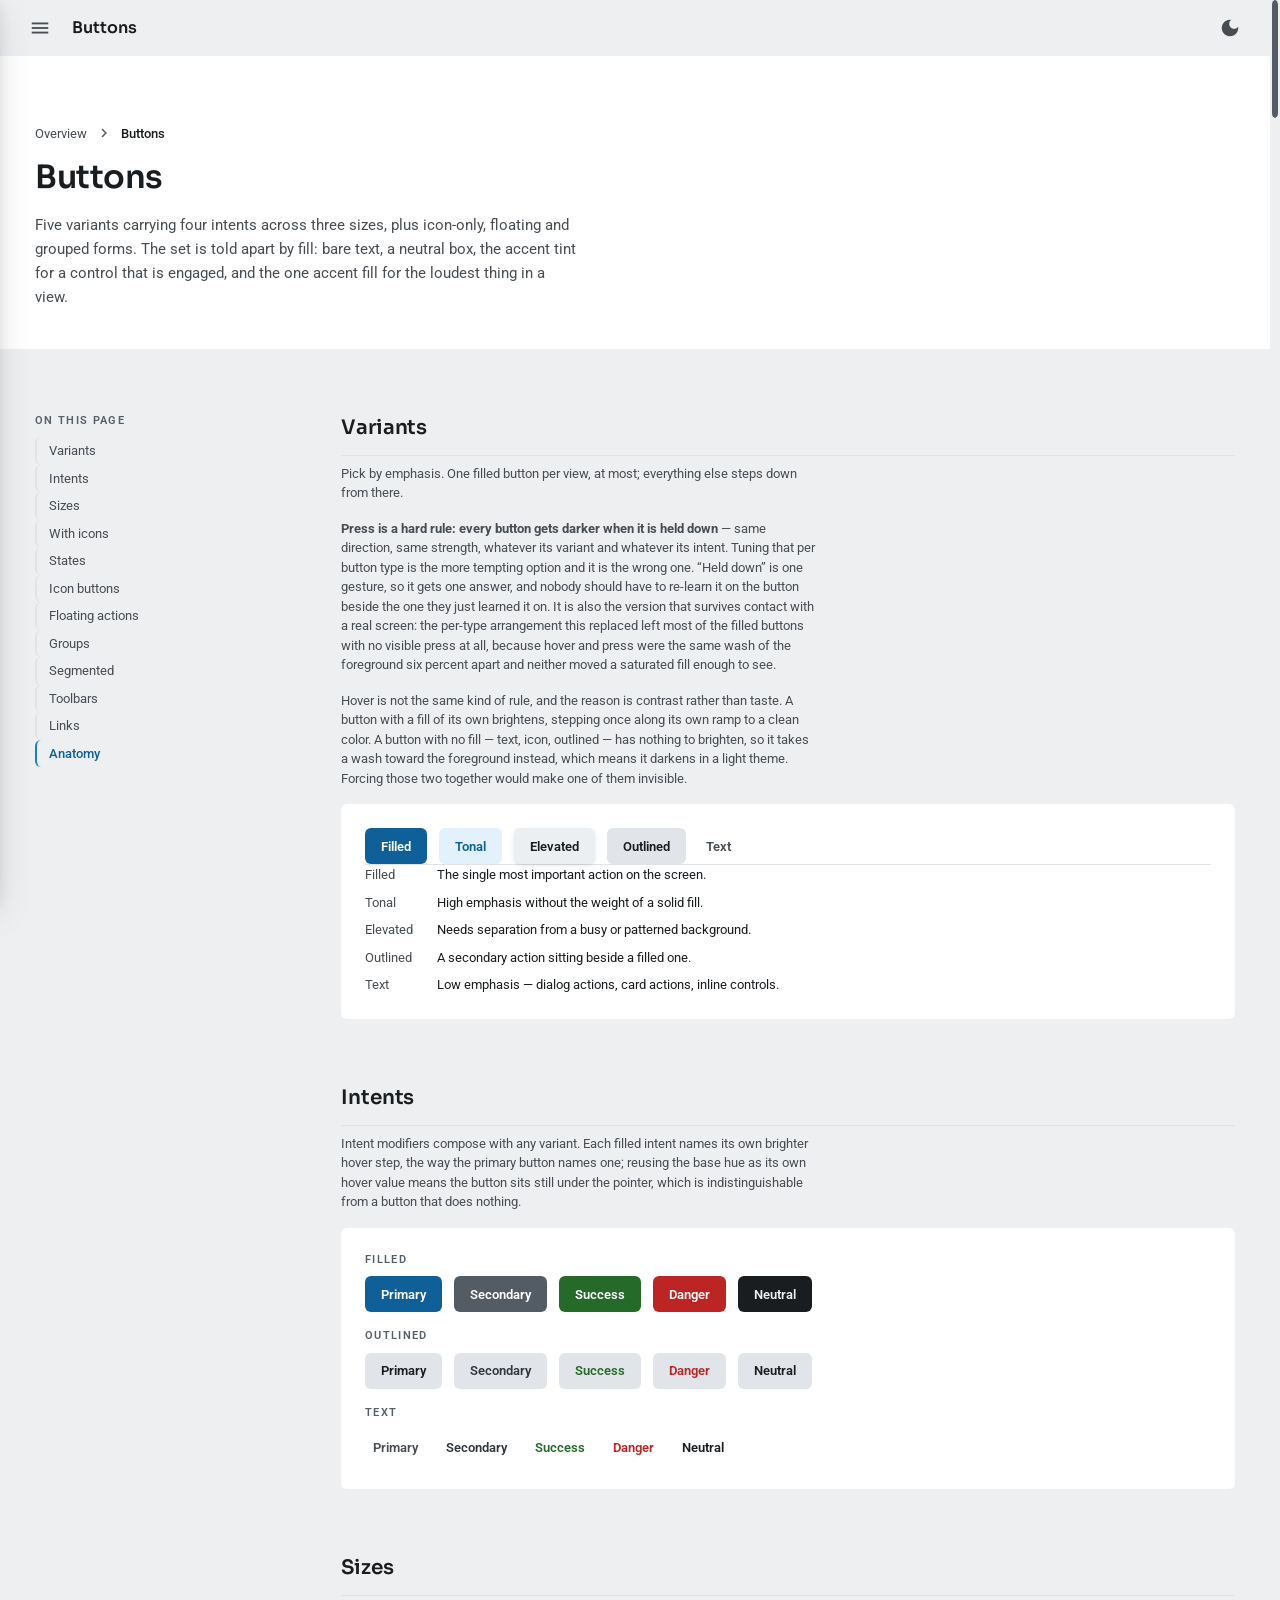
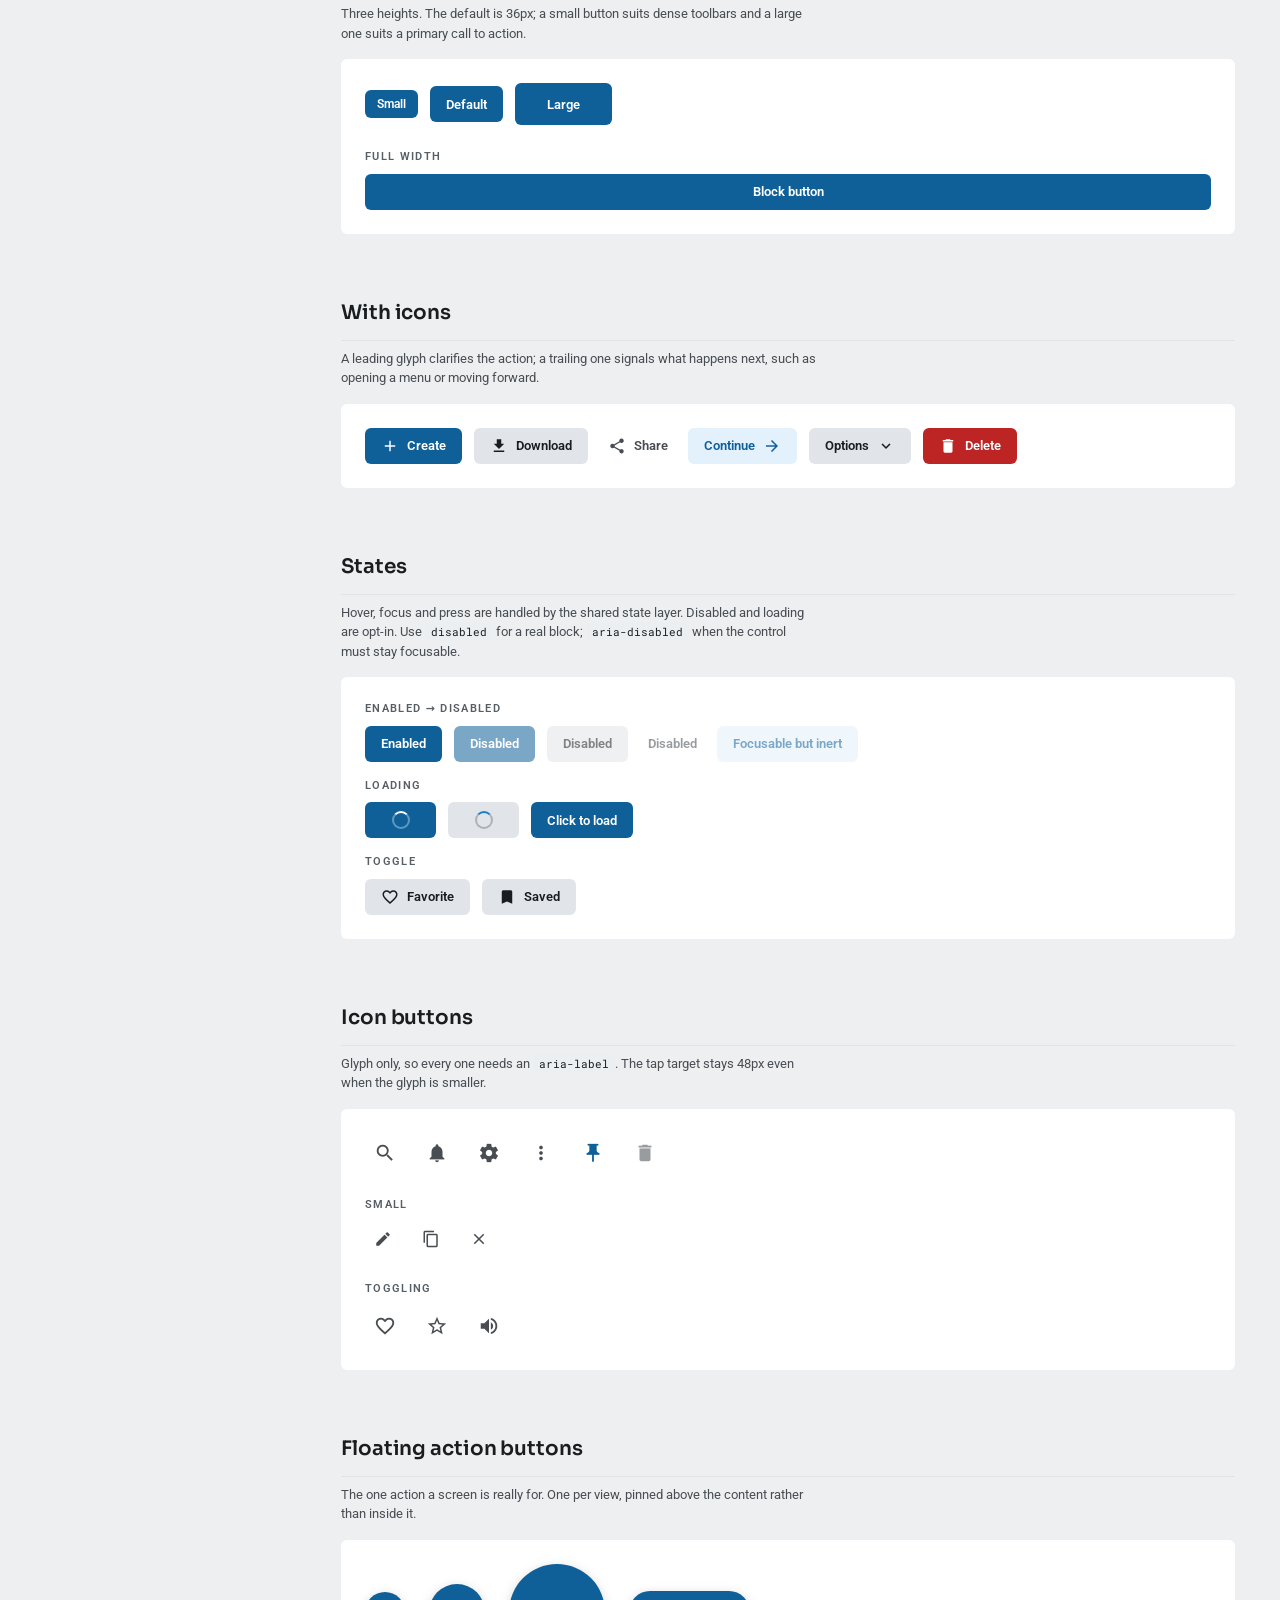
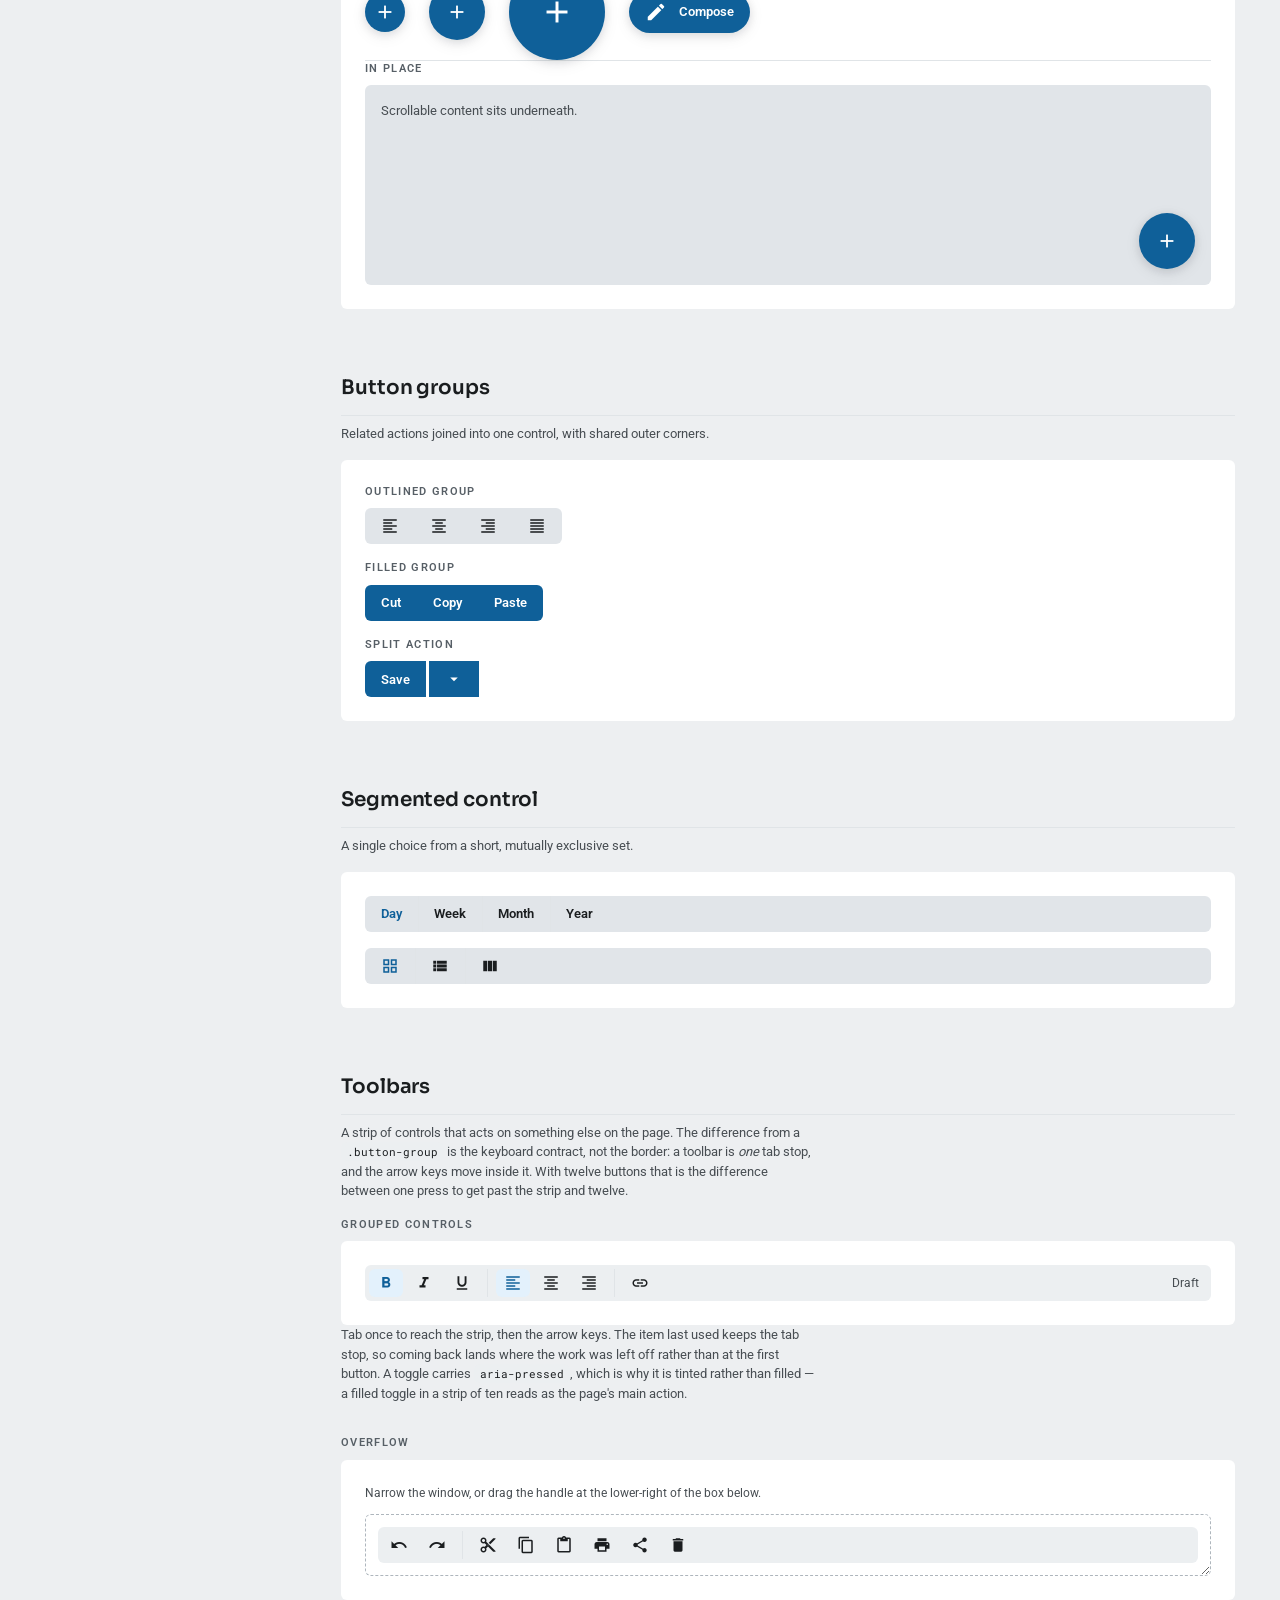
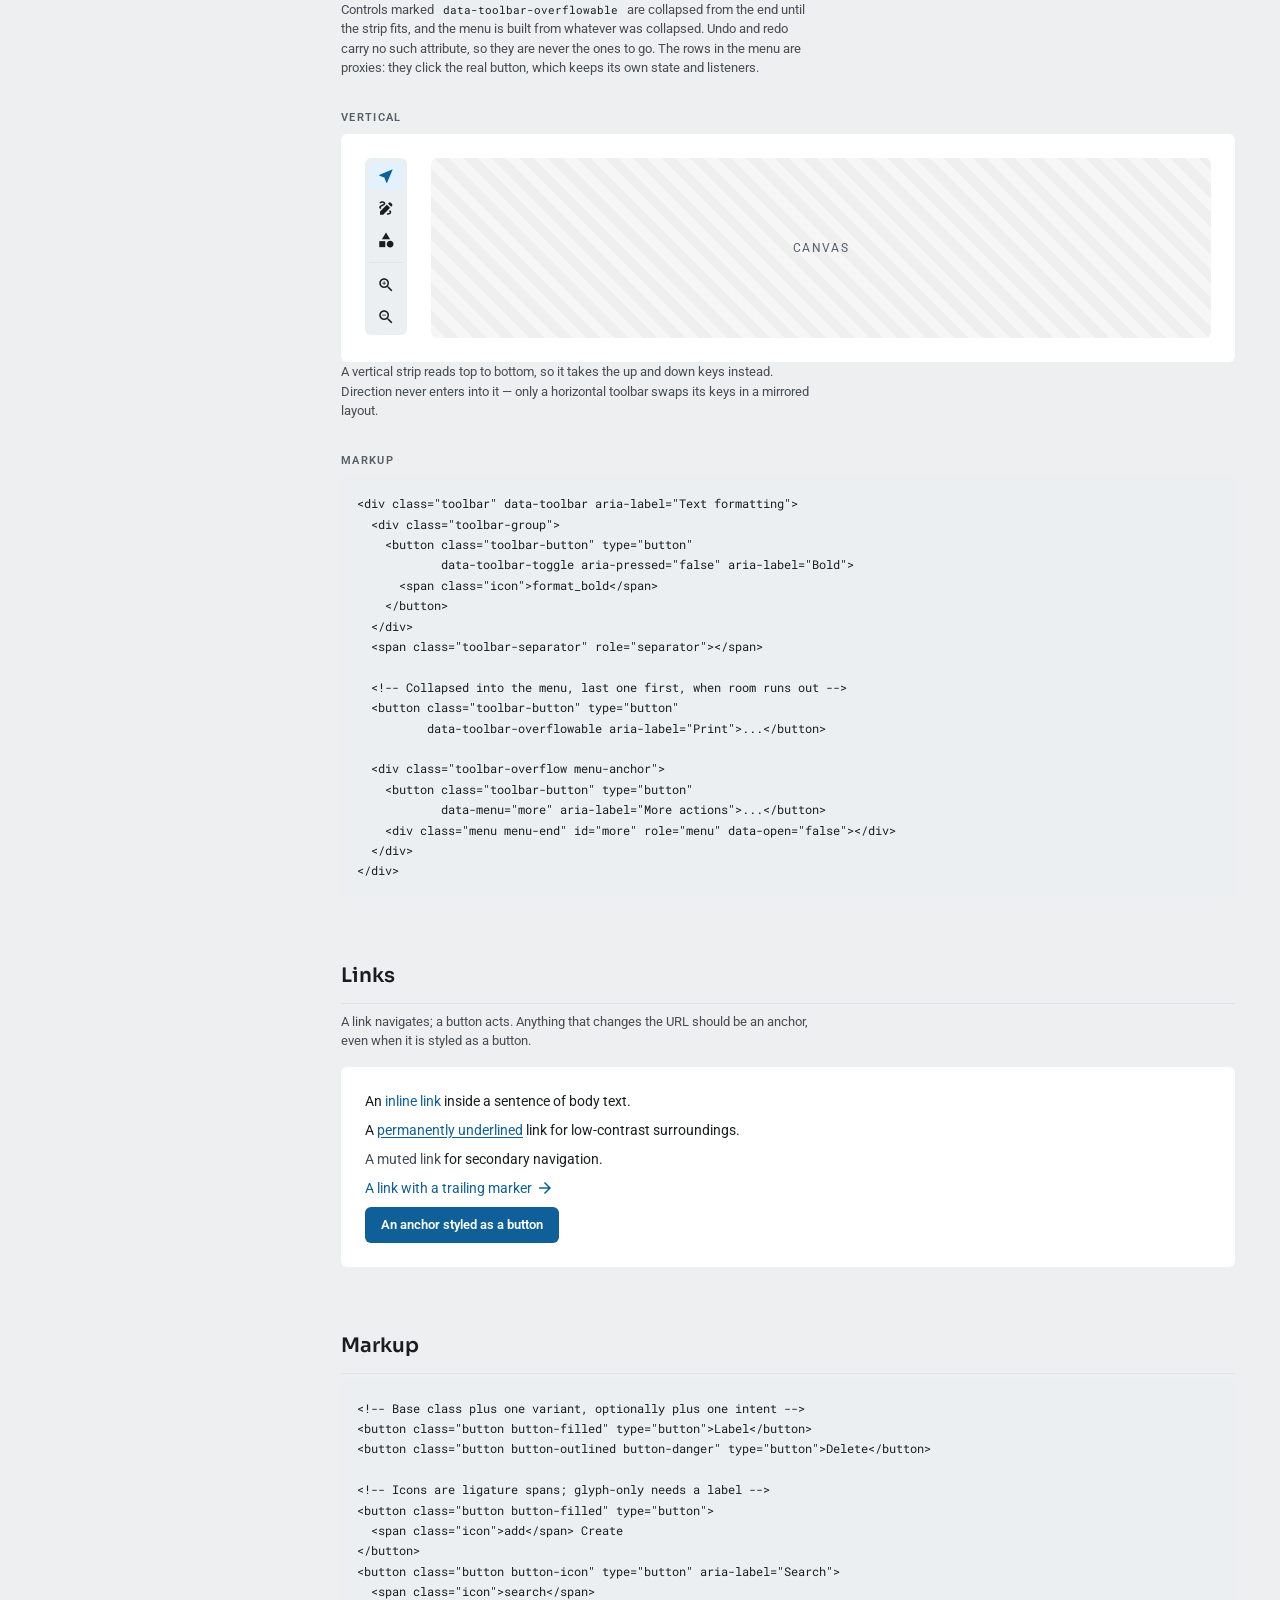
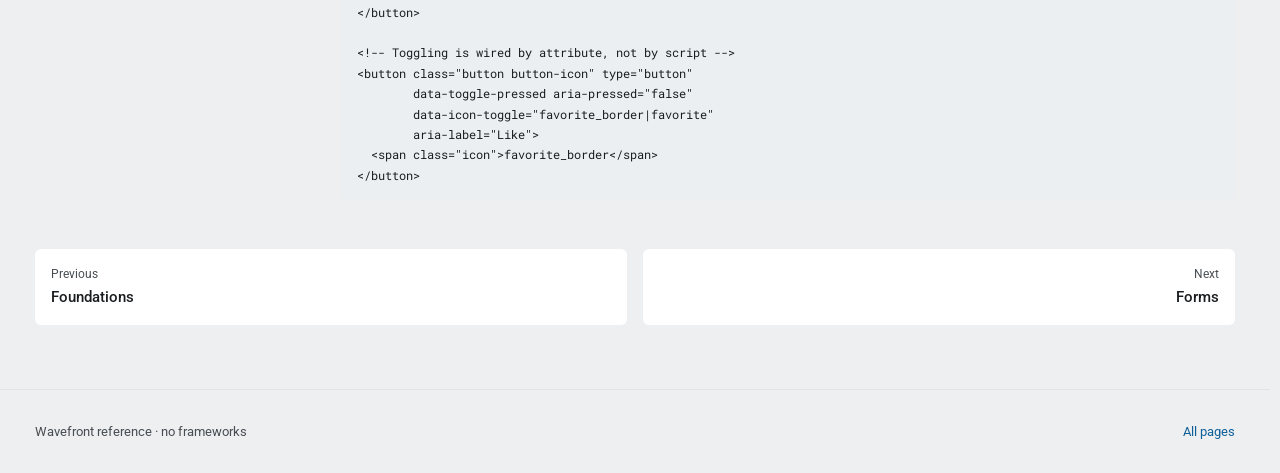
<file: webui/vendored/web-design-wavefront/buttons.html>
<!doctype html>
<html lang="en">
<head>
<meta charset="utf-8">
<meta name="viewport" content="width=device-width, initial-scale=1">
<title>Buttons — Design Language</title>
<meta name="description" content="Every button variant, intent, size, state, group, toolbar and floating action.">
<link rel="icon" href="data:image/svg+xml,%3Csvg xmlns='http://www.w3.org/2000/svg' viewBox='0 0 32 32'%3E%3Crect width='32' height='32' rx='7' fill='%231e2021'/%3E%3Crect x='7' y='8' width='18' height='4' rx='2' fill='%2393999f'/%3E%3Crect x='7' y='14' width='18' height='4' rx='2' fill='%232196f3'/%3E%3Crect x='7' y='20' width='11' height='4' rx='2' fill='%23535c65'/%3E%3C/svg%3E">
<!-- Every face, including the Material Icons placeholder glyph set, is
     self-hosted from assets/fonts and declared in design_language.css.
     The kit makes no network requests to anything it does not ship. -->
<link rel="stylesheet" href="design_language.css">
<script src="design_language.js" defer></script>
</head>
<body class="page">

<a class="skip-link" href="#main">Skip to content</a>

<header class="topbar topbar-dynamic">
  <button class="button button-icon" type="button" data-drawer-open="site-drawer" aria-label="Open navigation">
    <span class="icon">menu</span>
  </button>
  <span class="topbar-title">Buttons</span>
  <div class="topbar-actions">
    <button class="button button-icon" type="button" data-theme-toggle data-theme-label aria-pressed="false">
      <span class="icon">dark_mode</span>
    </button>
  </div>
</header>

<aside class="drawer" id="site-drawer" data-open="false" aria-hidden="true" aria-label="Pages">
  <div class="drawer-header">
    <span class="icon text-primary">widgets</span>
    <span class="text-heading-3 grow">Pages</span>
    <button class="button button-icon button-icon-sm" type="button" data-drawer-close aria-label="Close navigation">
      <span class="icon">close</span>
    </button>
  </div>
  <nav class="drawer-body" data-site-nav></nav>
</aside>

<main id="main" class="page-body">

  <section class="page-hero">
    <div class="container">
      <nav aria-label="Breadcrumb">
        <ol class="breadcrumbs">
          <li><a href="index.html">Overview</a></li>
          <li><span aria-current="page">Buttons</span></li>
        </ol>
      </nav>
      <h1 class="text-display-3 mt-3">Buttons</h1>
      <p class="page-lede mt-4">
        Five variants carrying four intents across three sizes, plus icon-only, floating and grouped
        forms. The set is told apart by fill: bare text, a neutral box, the accent tint for a control
        that is engaged, and the one accent fill for the loudest thing in a view.
      </p>
    </div>
  </section>

  <div class="container section">
    <div class="grid">

      <nav class="col-3 hide-lg" aria-label="On this page">
        <div class="sticky-top toc" data-scrollspy>
          <p class="demo-label">On this page</p>
          <ul>
            <li><a href="#variants">Variants</a></li>
            <li><a href="#intents">Intents</a></li>
            <li><a href="#sizes">Sizes</a></li>
            <li><a href="#icons">With icons</a></li>
            <li><a href="#states">States</a></li>
            <li><a href="#icon-buttons">Icon buttons</a></li>
            <li><a href="#float">Floating actions</a></li>
            <li><a href="#groups">Groups</a></li>
            <li><a href="#segmented">Segmented</a></li>
            <li><a href="#toolbar">Toolbars</a></li>
            <li><a href="#links">Links</a></li>
            <li><a href="#anatomy">Anatomy</a></li>
          </ul>
        </div>
      </nav>

      <div class="col-9 stack" style="gap: var(--space-9);">

        <!-- =================================================== Variants -->
        <section class="demo" id="variants">
          <div class="demo-header"><h2 class="demo-title">Variants</h2></div>
          <p class="demo-note">
            Pick by emphasis. One filled button per view, at most; everything else steps down from there.
          </p>
          <p class="demo-note">
            <strong>Press is a hard rule: every button gets darker when it is held down</strong> — same
            direction, same strength, whatever its variant and whatever its intent. Tuning that per
            button type is the more tempting option and it is the wrong one. &ldquo;Held down&rdquo; is
            one gesture, so it gets one answer, and nobody should have to re-learn it on the button
            beside the one they just learned it on. It is also the version that survives contact with
            a real screen: the per-type arrangement this replaced left most of the filled buttons with
            no visible press at all, because hover and press were the same wash of the foreground six
            percent apart and neither moved a saturated fill enough to see.
          </p>
          <p class="demo-note">
            Hover is not the same kind of rule, and the reason is contrast rather than taste. A button
            with a fill of its own brightens, stepping once along its own ramp to a clean color. A
            button with no fill &mdash; text, icon, outlined &mdash; has nothing to brighten, so it
            takes a wash toward the foreground instead, which means it darkens in a light theme.
            Forcing those two together would make one of them invisible.
          </p>
          <div class="demo-stage">
            <div class="demo-row">
              <button class="button button-filled" type="button">Filled</button>
              <button class="button button-tonal" type="button">Tonal</button>
              <button class="button button-elevated" type="button">Elevated</button>
              <button class="button button-outlined" type="button">Outlined</button>
              <button class="button button-text" type="button">Text</button>
            </div>
            <hr class="divider mt-5 mb-4">
            <dl class="detail-list">
              <dt>Filled</dt><dd>The single most important action on the screen.</dd>
              <dt>Tonal</dt><dd>High emphasis without the weight of a solid fill.</dd>
              <dt>Elevated</dt><dd>Needs separation from a busy or patterned background.</dd>
              <dt>Outlined</dt><dd>A secondary action sitting beside a filled one.</dd>
              <dt>Text</dt><dd>Low emphasis — dialog actions, card actions, inline controls.</dd>
            </dl>
          </div>
        </section>

        <!-- ==================================================== Intents -->
        <section class="demo" id="intents">
          <div class="demo-header"><h2 class="demo-title">Intents</h2></div>
          <p class="demo-note">
            Intent modifiers compose with any variant. Each filled intent names its own brighter hover
            step, the way the primary button names one; reusing the base hue as its own hover value
            means the button sits still under the pointer, which is indistinguishable from a button
            that does nothing.
          </p>
          <div class="demo-stage stack">
            <div>
              <p class="demo-label">Filled</p>
              <div class="demo-row">
                <button class="button button-filled" type="button">Primary</button>
                <button class="button button-filled button-secondary" type="button">Secondary</button>
                <button class="button button-filled button-success" type="button">Success</button>
                <button class="button button-filled button-danger" type="button">Danger</button>
                <button class="button button-filled button-neutral" type="button">Neutral</button>
              </div>
            </div>
            <div>
              <p class="demo-label">Outlined</p>
              <div class="demo-row">
                <button class="button button-outlined" type="button">Primary</button>
                <button class="button button-outlined button-secondary" type="button">Secondary</button>
                <button class="button button-outlined button-success" type="button">Success</button>
                <button class="button button-outlined button-danger" type="button">Danger</button>
                <button class="button button-outlined button-neutral" type="button">Neutral</button>
              </div>
            </div>
            <div>
              <p class="demo-label">Text</p>
              <div class="demo-row">
                <button class="button button-text" type="button">Primary</button>
                <button class="button button-text button-secondary" type="button">Secondary</button>
                <button class="button button-text button-success" type="button">Success</button>
                <button class="button button-text button-danger" type="button">Danger</button>
                <button class="button button-text button-neutral" type="button">Neutral</button>
              </div>
            </div>
          </div>
        </section>

        <!-- ====================================================== Sizes -->
        <section class="demo" id="sizes">
          <div class="demo-header"><h2 class="demo-title">Sizes</h2></div>
          <p class="demo-note">
            Three heights. The default is 36px; a small button suits dense toolbars and a large one
            suits a primary call to action.
          </p>
          <div class="demo-stage">
            <div class="demo-row mb-5">
              <button class="button button-filled button-sm" type="button">Small</button>
              <button class="button button-filled" type="button">Default</button>
              <button class="button button-filled button-lg" type="button">Large</button>
            </div>
            <p class="demo-label">Full width</p>
            <button class="button button-filled button-block" type="button">Block button</button>
          </div>
        </section>

        <!-- ================================================= With icons -->
        <section class="demo" id="icons">
          <div class="demo-header"><h2 class="demo-title">With icons</h2></div>
          <p class="demo-note">
            A leading glyph clarifies the action; a trailing one signals what happens next, such as
            opening a menu or moving forward.
          </p>
          <div class="demo-stage">
            <div class="demo-row">
              <button class="button button-filled" type="button"><span class="icon">add</span> Create</button>
              <button class="button button-outlined" type="button"><span class="icon">download</span> Download</button>
              <button class="button button-text" type="button"><span class="icon">share</span> Share</button>
              <button class="button button-tonal" type="button">Continue <span class="icon">arrow_forward</span></button>
              <button class="button button-outlined" type="button">Options <span class="icon">expand_more</span></button>
              <button class="button button-filled button-danger" type="button"><span class="icon">delete</span> Delete</button>
            </div>
          </div>
        </section>

        <!-- ===================================================== States -->
        <section class="demo" id="states">
          <div class="demo-header"><h2 class="demo-title">States</h2></div>
          <p class="demo-note">
            Hover, focus and press are handled by the shared state layer. Disabled and loading are
            opt-in. Use <code class="code-inline">disabled</code> for a real block;
            <code class="code-inline">aria-disabled</code> when the control must stay focusable.
          </p>
          <div class="demo-stage stack">
            <div>
              <p class="demo-label">Enabled → disabled</p>
              <div class="demo-row">
                <button class="button button-filled" type="button">Enabled</button>
                <button class="button button-filled" type="button" disabled>Disabled</button>
                <button class="button button-outlined" type="button" disabled>Disabled</button>
                <button class="button button-text" type="button" disabled>Disabled</button>
                <button class="button button-tonal" type="button" aria-disabled="true">Focusable but inert</button>
              </div>
            </div>
            <div>
              <p class="demo-label">Loading</p>
              <div class="demo-row">
                <button class="button button-filled is-loading" type="button">Saving</button>
                <button class="button button-outlined is-loading" type="button">Saving</button>
                <button class="button button-filled" type="button" id="demo-load">Click to load</button>
              </div>
            </div>
            <div>
              <p class="demo-label">Toggle</p>
              <div class="demo-row">
                <button class="button button-outlined" type="button" data-toggle-pressed aria-pressed="false" data-icon-toggle="favorite_border|favorite">
                  <span class="icon">favorite_border</span> Favorite
                </button>
                <button class="button button-outlined" type="button" data-toggle-pressed aria-pressed="true" data-icon-toggle="bookmark_border|bookmark">
                  <span class="icon">bookmark</span> Saved
                </button>
              </div>
            </div>
          </div>
        </section>

        <!-- =============================================== Icon buttons -->
        <section class="demo" id="icon-buttons">
          <div class="demo-header"><h2 class="demo-title">Icon buttons</h2></div>
          <p class="demo-note">
            Glyph only, so every one needs an <code class="code-inline">aria-label</code>. The tap target
            stays 48px even when the glyph is smaller.
          </p>
          <div class="demo-stage">
            <div class="demo-row mb-5">
              <button class="button button-icon" type="button" aria-label="Search"><span class="icon">search</span></button>
              <button class="button button-icon" type="button" aria-label="Notifications"><span class="icon">notifications</span></button>
              <button class="button button-icon" type="button" aria-label="Settings"><span class="icon">settings</span></button>
              <button class="button button-icon" type="button" aria-label="More options"><span class="icon">more_vert</span></button>
              <button class="button button-icon is-active" type="button" aria-label="Active"><span class="icon">push_pin</span></button>
              <button class="button button-icon" type="button" aria-label="Delete" disabled><span class="icon">delete</span></button>
            </div>
            <p class="demo-label">Small</p>
            <div class="demo-row mb-5">
              <button class="button button-icon button-icon-sm" type="button" aria-label="Edit"><span class="icon">edit</span></button>
              <button class="button button-icon button-icon-sm" type="button" aria-label="Copy"><span class="icon">content_copy</span></button>
              <button class="button button-icon button-icon-sm" type="button" aria-label="Close"><span class="icon">close</span></button>
            </div>
            <p class="demo-label">Toggling</p>
            <div class="demo-row">
              <button class="button button-icon" type="button" data-toggle-pressed aria-pressed="false" aria-label="Like" data-icon-toggle="favorite_border|favorite"><span class="icon">favorite_border</span></button>
              <button class="button button-icon" type="button" data-toggle-pressed aria-pressed="false" aria-label="Star" data-icon-toggle="star_border|star"><span class="icon">star_border</span></button>
              <button class="button button-icon" type="button" data-toggle-pressed aria-pressed="false" aria-label="Mute" data-icon-toggle="volume_up|volume_off"><span class="icon">volume_up</span></button>
            </div>
          </div>
        </section>

        <!-- =========================================== Floating actions -->
        <section class="demo" id="float">
          <div class="demo-header"><h2 class="demo-title">Floating action buttons</h2></div>
          <p class="demo-note">
            The one action a screen is really for. One per view, pinned above the content rather than
            inside it.
          </p>
          <div class="demo-stage">
            <div class="demo-row" style="gap: var(--space-5);">
              <button class="button button-float button-float-sm" type="button" aria-label="Add"><span class="icon">add</span></button>
              <button class="button button-float" type="button" aria-label="Add"><span class="icon">add</span></button>
              <button class="button button-float button-float-lg" type="button" aria-label="Add"><span class="icon">add</span></button>
              <button class="button button-float button-float-extended" type="button"><span class="icon">edit</span> Compose</button>
            </div>
            <hr class="divider mt-5 mb-4">
            <p class="demo-label">In place</p>
            <div class="relative" style="height: 200px; background: var(--color-surface-sunken); border-radius: var(--radius-md); overflow: hidden;">
              <div class="p-4 text-body-2 text-muted">Scrollable content sits underneath.</div>
              <button class="button button-float" type="button" aria-label="Add" style="position: absolute; right: var(--space-4); bottom: var(--space-4);">
                <span class="icon">add</span>
              </button>
            </div>
          </div>
        </section>

        <!-- ===================================================== Groups -->
        <section class="demo" id="groups">
          <div class="demo-header"><h2 class="demo-title">Button groups</h2></div>
          <p class="demo-note">Related actions joined into one control, with shared outer corners.</p>
          <div class="demo-stage stack">
            <div>
              <p class="demo-label">Outlined group</p>
              <div class="button-group" role="group" aria-label="Text alignment">
                <button class="button button-outlined" type="button" aria-label="Align left"><span class="icon">format_align_left</span></button>
                <button class="button button-outlined" type="button" aria-label="Align center"><span class="icon">format_align_center</span></button>
                <button class="button button-outlined" type="button" aria-label="Align right"><span class="icon">format_align_right</span></button>
                <button class="button button-outlined" type="button" aria-label="Justify"><span class="icon">format_align_justify</span></button>
              </div>
            </div>
            <div>
              <p class="demo-label">Filled group</p>
              <div class="button-group" role="group" aria-label="Zoom">
                <button class="button button-filled" type="button">Cut</button>
                <button class="button button-filled" type="button">Copy</button>
                <button class="button button-filled" type="button">Paste</button>
              </div>
            </div>
            <div>
              <p class="demo-label">Split action</p>
              <div class="button-group menu-anchor" role="group" aria-label="Save">
                <button class="button button-filled" type="button">Save</button>
                <button class="button button-filled" type="button" data-menu="save-menu" aria-label="More save options">
                  <span class="icon">arrow_drop_down</span>
                </button>
                <div class="menu" id="save-menu" role="menu" style="top: 100%; right: 0; left: auto;">
                  <button class="menu-item" type="button" role="menuitem"><span class="icon icon-sm">save</span> Save</button>
                  <button class="menu-item" type="button" role="menuitem"><span class="icon icon-sm">save_as</span> Save as…</button>
                  <button class="menu-item" type="button" role="menuitem"><span class="icon icon-sm">history</span> Save a version</button>
                </div>
              </div>
            </div>
          </div>
        </section>

        <!-- ================================================== Segmented -->
        <section class="demo" id="segmented">
          <div class="demo-header"><h2 class="demo-title">Segmented control</h2></div>
          <p class="demo-note">A single choice from a short, mutually exclusive set.</p>
          <div class="demo-stage stack">
            <div class="segmented" role="group" aria-label="View">
              <button class="button" type="button" aria-pressed="true">Day</button>
              <button class="button" type="button" aria-pressed="false">Week</button>
              <button class="button" type="button" aria-pressed="false">Month</button>
              <button class="button" type="button" aria-pressed="false">Year</button>
            </div>
            <div class="segmented" role="group" aria-label="Layout">
              <button class="button" type="button" aria-pressed="true" aria-label="Grid view"><span class="icon">grid_view</span></button>
              <button class="button" type="button" aria-pressed="false" aria-label="List view"><span class="icon">view_list</span></button>
              <button class="button" type="button" aria-pressed="false" aria-label="Column view"><span class="icon">view_column</span></button>
            </div>
          </div>
        </section>

        <!-- ==================================================== Toolbar -->
        <section class="demo" id="toolbar">
          <div class="demo-header"><h2 class="demo-title">Toolbars</h2></div>
          <p class="demo-note">
            A strip of controls that acts on something else on the page. The difference from a
            <code class="code-inline">.button-group</code> is the keyboard contract, not the border:
            a toolbar is <em>one</em> tab stop, and the arrow keys move inside it. With twelve
            buttons that is the difference between one press to get past the strip and twelve.
          </p>

          <p class="demo-label">Grouped controls</p>
          <div class="demo-stage">
            <div class="toolbar" data-toolbar aria-label="Text formatting">
              <div class="toolbar-group">
                <button class="toolbar-button" type="button" data-toolbar-toggle aria-pressed="true" aria-label="Bold">
                  <span class="icon">format_bold</span>
                </button>
                <button class="toolbar-button" type="button" data-toolbar-toggle aria-pressed="false" aria-label="Italic">
                  <span class="icon">format_italic</span>
                </button>
                <button class="toolbar-button" type="button" data-toolbar-toggle aria-pressed="false" aria-label="Underline">
                  <span class="icon">format_underlined</span>
                </button>
              </div>
              <span class="toolbar-separator" role="separator"></span>
              <div class="toolbar-group">
                <button class="toolbar-button" type="button" data-toolbar-toggle aria-pressed="true" aria-label="Align left">
                  <span class="icon">format_align_left</span>
                </button>
                <button class="toolbar-button" type="button" data-toolbar-toggle aria-pressed="false" aria-label="Align center">
                  <span class="icon">format_align_center</span>
                </button>
                <button class="toolbar-button" type="button" data-toolbar-toggle aria-pressed="false" aria-label="Align right">
                  <span class="icon">format_align_right</span>
                </button>
              </div>
              <span class="toolbar-separator" role="separator"></span>
              <button class="toolbar-button" type="button" aria-label="Insert link">
                <span class="icon">link</span>
              </button>
              <span class="toolbar-spacer"></span>
              <span class="toolbar-label">Draft</span>
            </div>
          </div>
          <p class="demo-note">
            Tab once to reach the strip, then the arrow keys. The item last used keeps the tab stop,
            so coming back lands where the work was left off rather than at the first button.
            A toggle carries <code class="code-inline">aria-pressed</code>, which is why it is tinted
            rather than filled — a filled toggle in a strip of ten reads as the page's main action.
          </p>

          <p class="demo-label mt-6">Overflow</p>
          <div class="demo-stage">
            <p class="text-caption text-muted mb-3">
              Narrow the window, or drag the handle at the lower-right of the box below.
            </p>
            <div class="resize-box" style="min-width: 220px;">
              <div class="toolbar" data-toolbar aria-label="Document actions">
                <button class="toolbar-button" type="button" aria-label="Undo"><span class="icon">undo</span></button>
                <button class="toolbar-button" type="button" aria-label="Redo"><span class="icon">redo</span></button>
                <span class="toolbar-separator" role="separator"></span>
                <button class="toolbar-button" type="button" data-toolbar-overflowable aria-label="Cut"><span class="icon">content_cut</span></button>
                <button class="toolbar-button" type="button" data-toolbar-overflowable aria-label="Copy"><span class="icon">content_copy</span></button>
                <button class="toolbar-button" type="button" data-toolbar-overflowable aria-label="Paste"><span class="icon">content_paste</span></button>
                <button class="toolbar-button" type="button" data-toolbar-overflowable aria-label="Print"><span class="icon">print</span></button>
                <button class="toolbar-button" type="button" data-toolbar-overflowable aria-label="Share"><span class="icon">share</span></button>
                <button class="toolbar-button" type="button" data-toolbar-overflowable aria-label="Delete"><span class="icon">delete</span></button>
                <div class="toolbar-overflow menu-anchor">
                  <button class="toolbar-button" type="button" data-menu="toolbar-more" aria-label="More actions">
                    <span class="icon">more_horiz</span>
                  </button>
                  <div class="menu menu-end toolbar-overflow-menu" id="toolbar-more" role="menu" data-open="false"></div>
                </div>
              </div>
            </div>
          </div>
          <p class="demo-note">
            Controls marked <code class="code-inline">data-toolbar-overflowable</code> are collapsed
            from the end until the strip fits, and the menu is built from whatever was collapsed. Undo
            and redo carry no such attribute, so they are never the ones to go. The rows in the menu
            are proxies: they click the real button, which keeps its own state and listeners.
          </p>

          <p class="demo-label mt-6">Vertical</p>
          <div class="demo-stage">
            <div class="row" style="align-items: flex-start; gap: var(--space-5);">
              <div class="toolbar toolbar-vertical" data-toolbar aria-label="Canvas tools">
                <button class="toolbar-button" type="button" data-toolbar-toggle aria-pressed="true" aria-label="Select"><span class="icon">near_me</span></button>
                <button class="toolbar-button" type="button" data-toolbar-toggle aria-pressed="false" aria-label="Draw"><span class="icon">draw</span></button>
                <button class="toolbar-button" type="button" data-toolbar-toggle aria-pressed="false" aria-label="Shape"><span class="icon">category</span></button>
                <span class="toolbar-separator" role="separator"></span>
                <button class="toolbar-button" type="button" aria-label="Zoom in"><span class="icon">zoom_in</span></button>
                <button class="toolbar-button" type="button" aria-label="Zoom out"><span class="icon">zoom_out</span></button>
              </div>
              <div class="placeholder grow" style="min-height: 180px;">Canvas</div>
            </div>
          </div>
          <p class="demo-note">
            A vertical strip reads top to bottom, so it takes the up and down keys instead. Direction
            never enters into it — only a horizontal toolbar swaps its keys in a mirrored layout.
          </p>

          <p class="demo-label mt-6">Markup</p>
          <pre class="code-block"><button class="button button-icon button-icon-sm code-copy" type="button" data-copy="toolbar-snippet" aria-label="Copy"><span class="icon icon-sm">content_copy</span></button><code id="toolbar-snippet">&lt;div class="toolbar" data-toolbar aria-label="Text formatting"&gt;
  &lt;div class="toolbar-group"&gt;
    &lt;button class="toolbar-button" type="button"
            data-toolbar-toggle aria-pressed="false" aria-label="Bold"&gt;
      &lt;span class="icon"&gt;format_bold&lt;/span&gt;
    &lt;/button&gt;
  &lt;/div&gt;
  &lt;span class="toolbar-separator" role="separator"&gt;&lt;/span&gt;

  &lt;!-- Collapsed into the menu, last one first, when room runs out --&gt;
  &lt;button class="toolbar-button" type="button"
          data-toolbar-overflowable aria-label="Print"&gt;...&lt;/button&gt;

  &lt;div class="toolbar-overflow menu-anchor"&gt;
    &lt;button class="toolbar-button" type="button"
            data-menu="more" aria-label="More actions"&gt;...&lt;/button&gt;
    &lt;div class="menu menu-end" id="more" role="menu" data-open="false"&gt;&lt;/div&gt;
  &lt;/div&gt;
&lt;/div&gt;</code></pre>
        </section>

        <!-- ====================================================== Links -->
        <section class="demo" id="links">
          <div class="demo-header"><h2 class="demo-title">Links</h2></div>
          <p class="demo-note">
            A link navigates; a button acts. Anything that changes the URL should be an anchor, even
            when it is styled as a button.
          </p>
          <div class="demo-stage stack-sm stack">
            <p>An <a class="link" href="#links">inline link</a> inside a sentence of body text.</p>
            <p>A <a class="link link-underline" href="#links">permanently underlined</a> link for low-contrast surroundings.</p>
            <p><a class="link link-muted" href="#links">A muted link</a> for secondary navigation.</p>
            <p><a class="link link-arrow" href="#links">A link with a trailing marker <span class="icon icon-sm">arrow_forward</span></a></p>
            <p><a class="button button-filled" href="#links" role="button">An anchor styled as a button</a></p>
          </div>
        </section>

        <!-- ==================================================== Anatomy -->
        <section class="demo" id="anatomy">
          <div class="demo-header"><h2 class="demo-title">Markup</h2></div>
          <pre class="code-block"><button class="button button-icon button-icon-sm code-copy" type="button" data-copy="button-snippet" aria-label="Copy"><span class="icon icon-sm">content_copy</span></button><code id="button-snippet">&lt;!-- Base class plus one variant, optionally plus one intent --&gt;
&lt;button class="button button-filled" type="button"&gt;Label&lt;/button&gt;
&lt;button class="button button-outlined button-danger" type="button"&gt;Delete&lt;/button&gt;

&lt;!-- Icons are ligature spans; glyph-only needs a label --&gt;
&lt;button class="button button-filled" type="button"&gt;
  &lt;span class="icon"&gt;add&lt;/span&gt; Create
&lt;/button&gt;
&lt;button class="button button-icon" type="button" aria-label="Search"&gt;
  &lt;span class="icon"&gt;search&lt;/span&gt;
&lt;/button&gt;

&lt;!-- Toggling is wired by attribute, not by script --&gt;
&lt;button class="button button-icon" type="button"
        data-toggle-pressed aria-pressed="false"
        data-icon-toggle="favorite_border|favorite"
        aria-label="Like"&gt;
  &lt;span class="icon"&gt;favorite_border&lt;/span&gt;
&lt;/button&gt;</code></pre>
        </section>

      </div>
    </div>

    <nav class="pager mt-8" data-pager aria-label="Page navigation"></nav>
  </div>
</main>

<footer class="page-footer">
  <div class="container row justify-between">
    <span>Wavefront reference · no frameworks</span>
    <a class="link" href="index.html">All pages</a>
  </div>
</footer>

<script>
/* Page-local demos. The shared script is deferred, so UI only exists once the
   document has been parsed — everything here waits for that. */
document.addEventListener('DOMContentLoaded', function () {

  /* Show the loading state for a moment, then confirm. */
  document.getElementById('demo-load').addEventListener('click', function () {
    var button = this;
    button.classList.add('is-loading');
    setTimeout(function () {
      button.classList.remove('is-loading');
      UI.toast('Finished loading', { action: 'Undo' });
    }, 1600);
  });

});
</script>

</body>
</html>
</file>
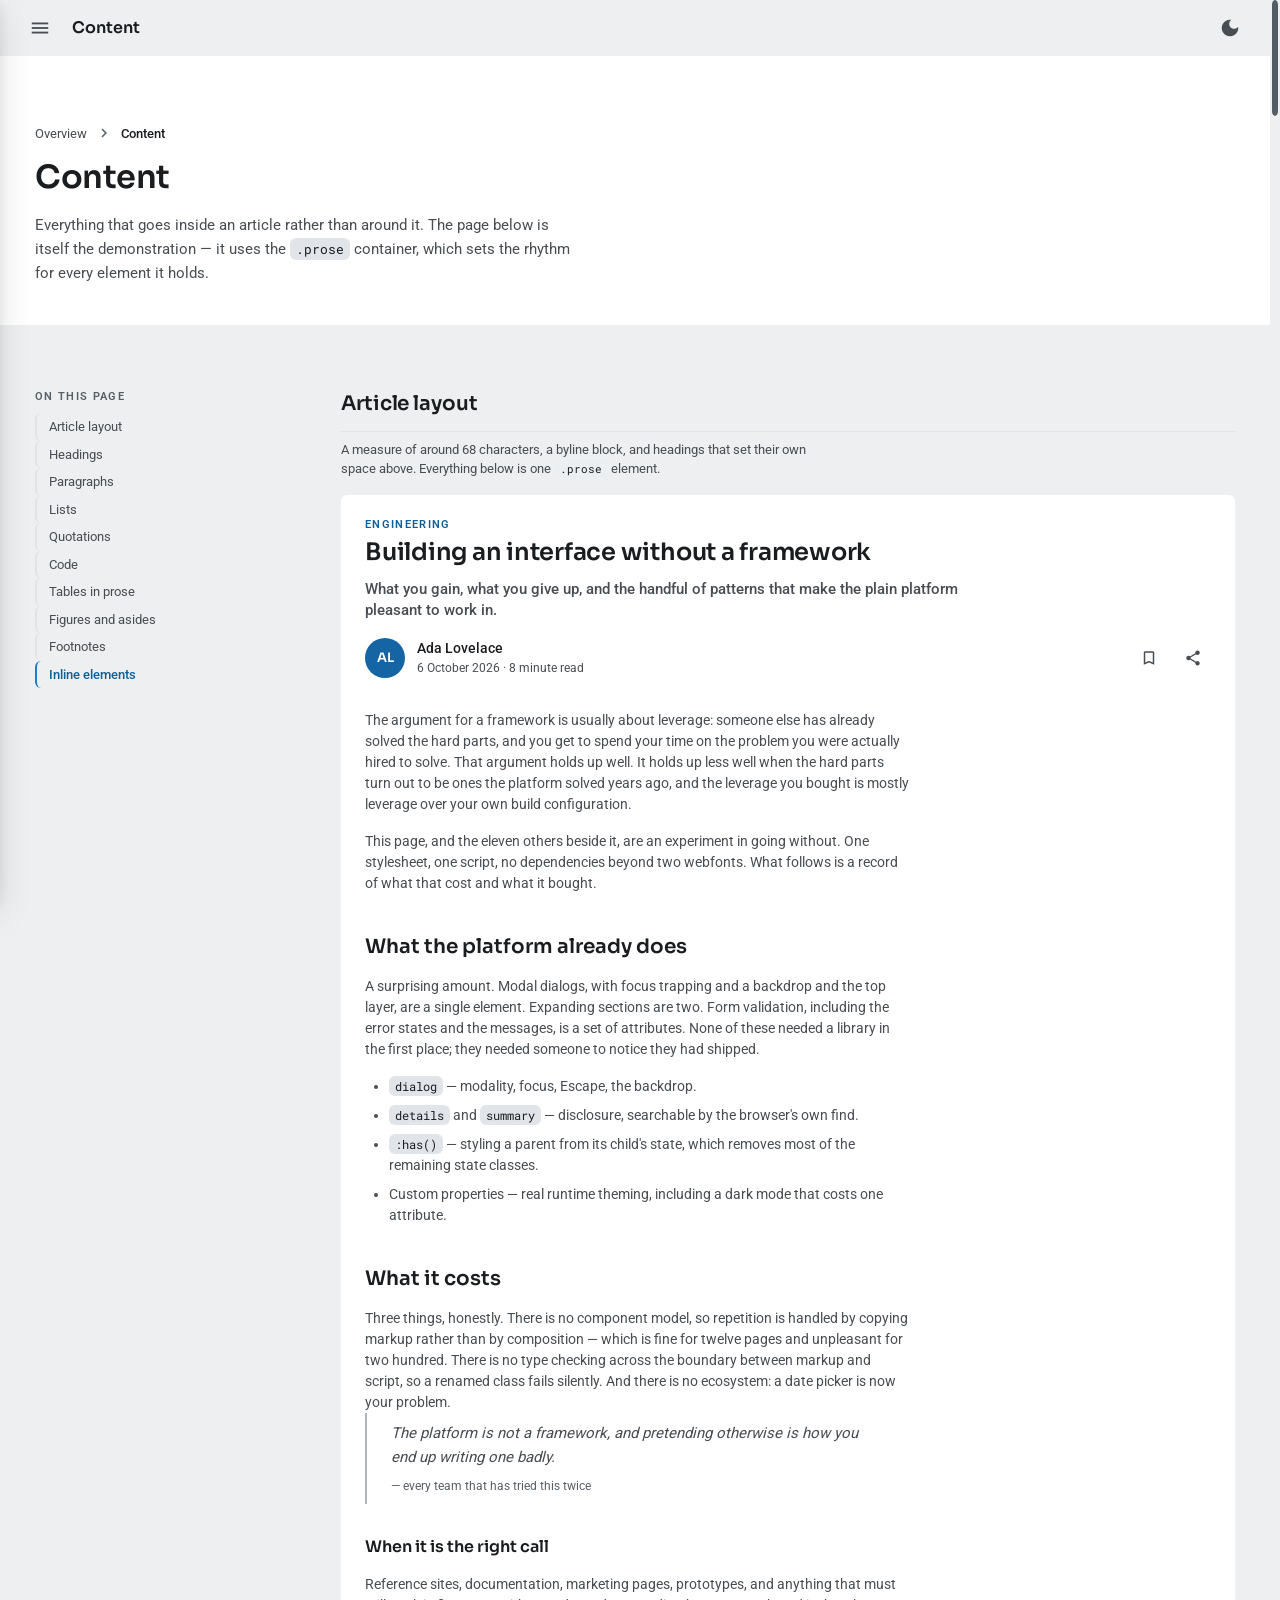
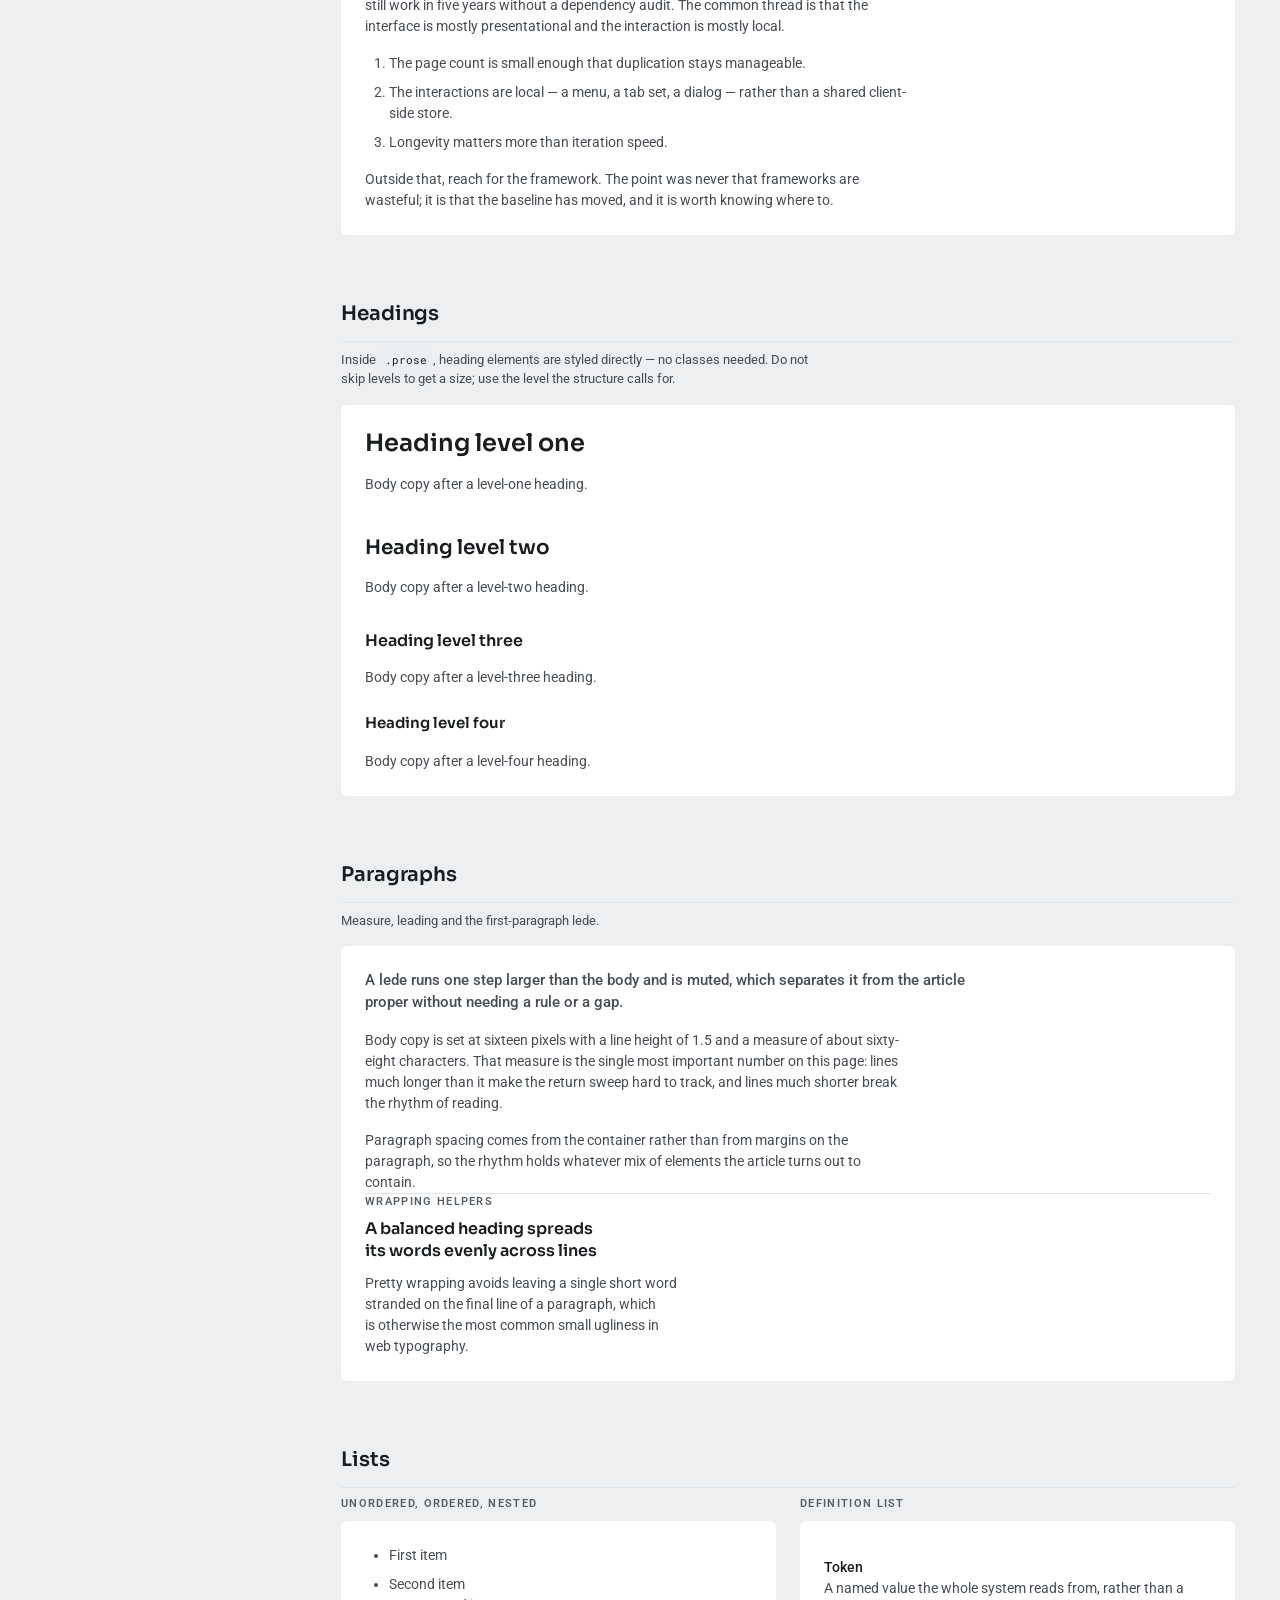
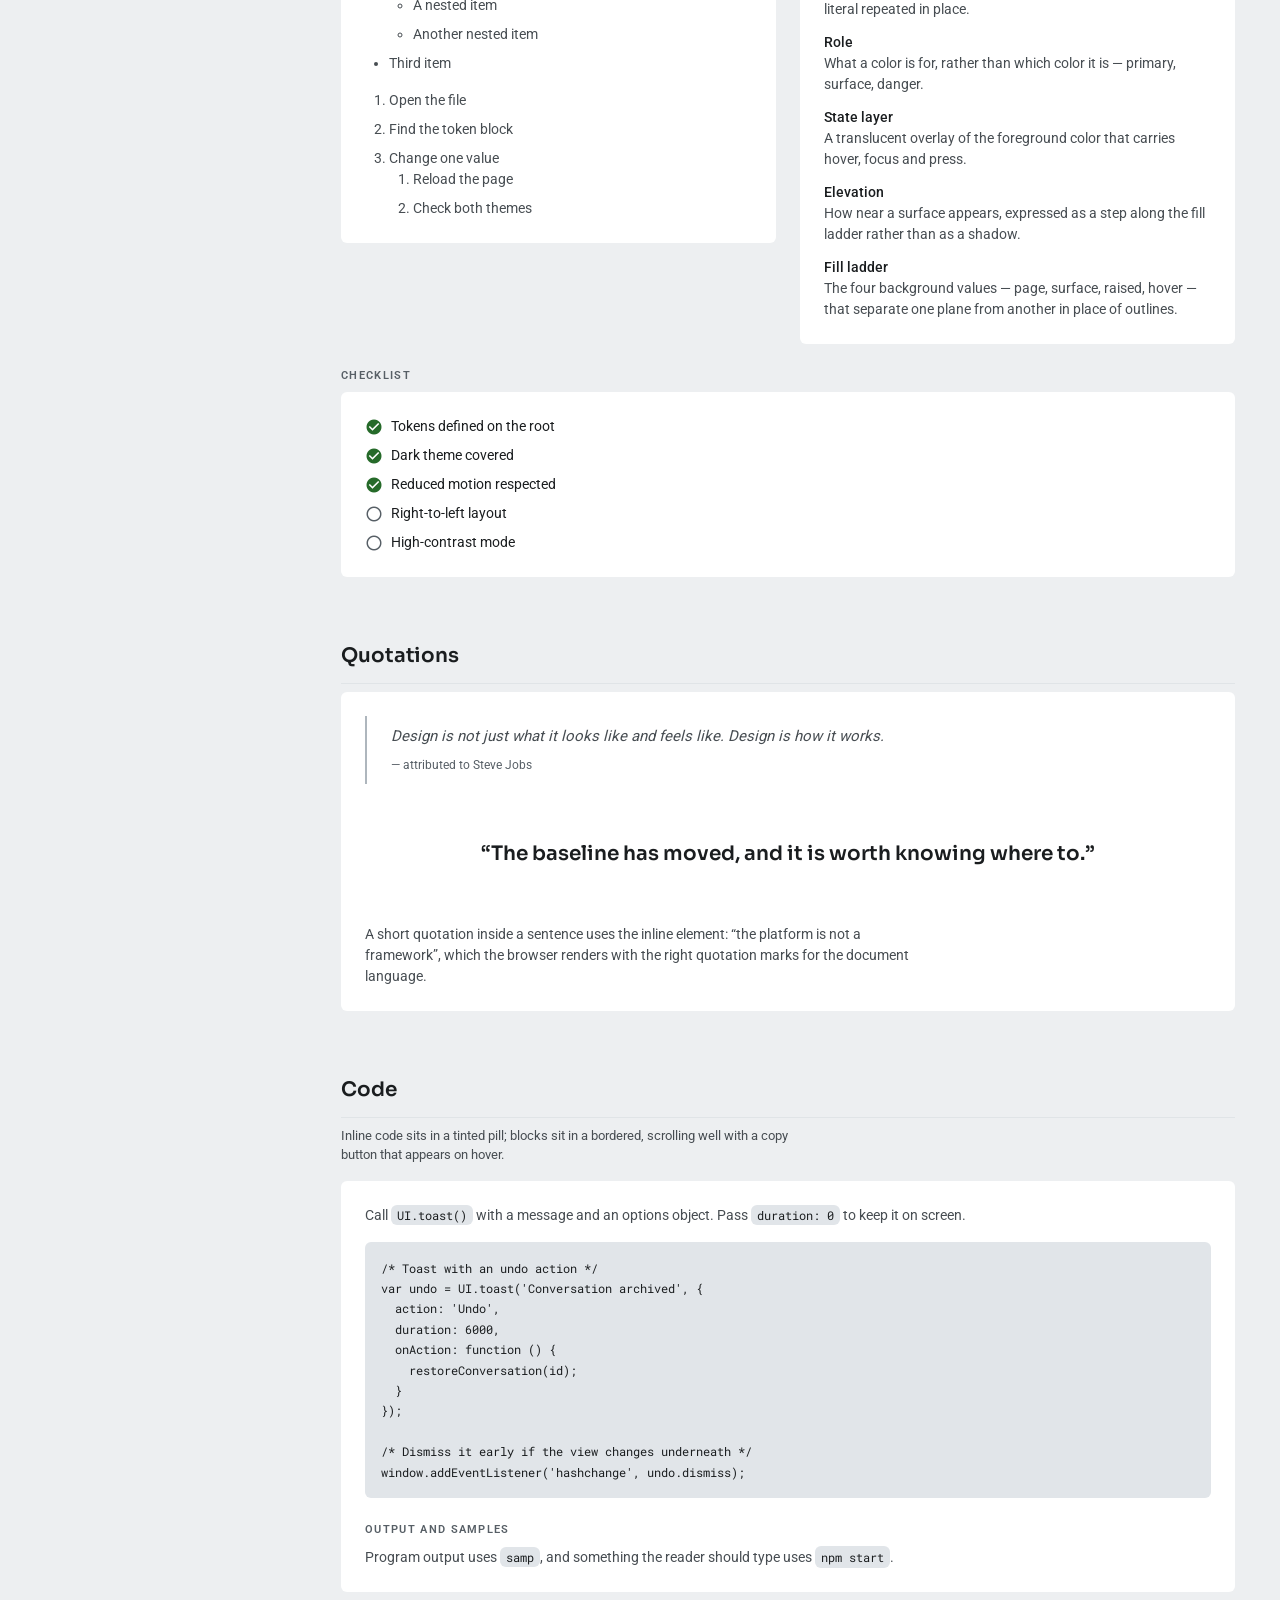
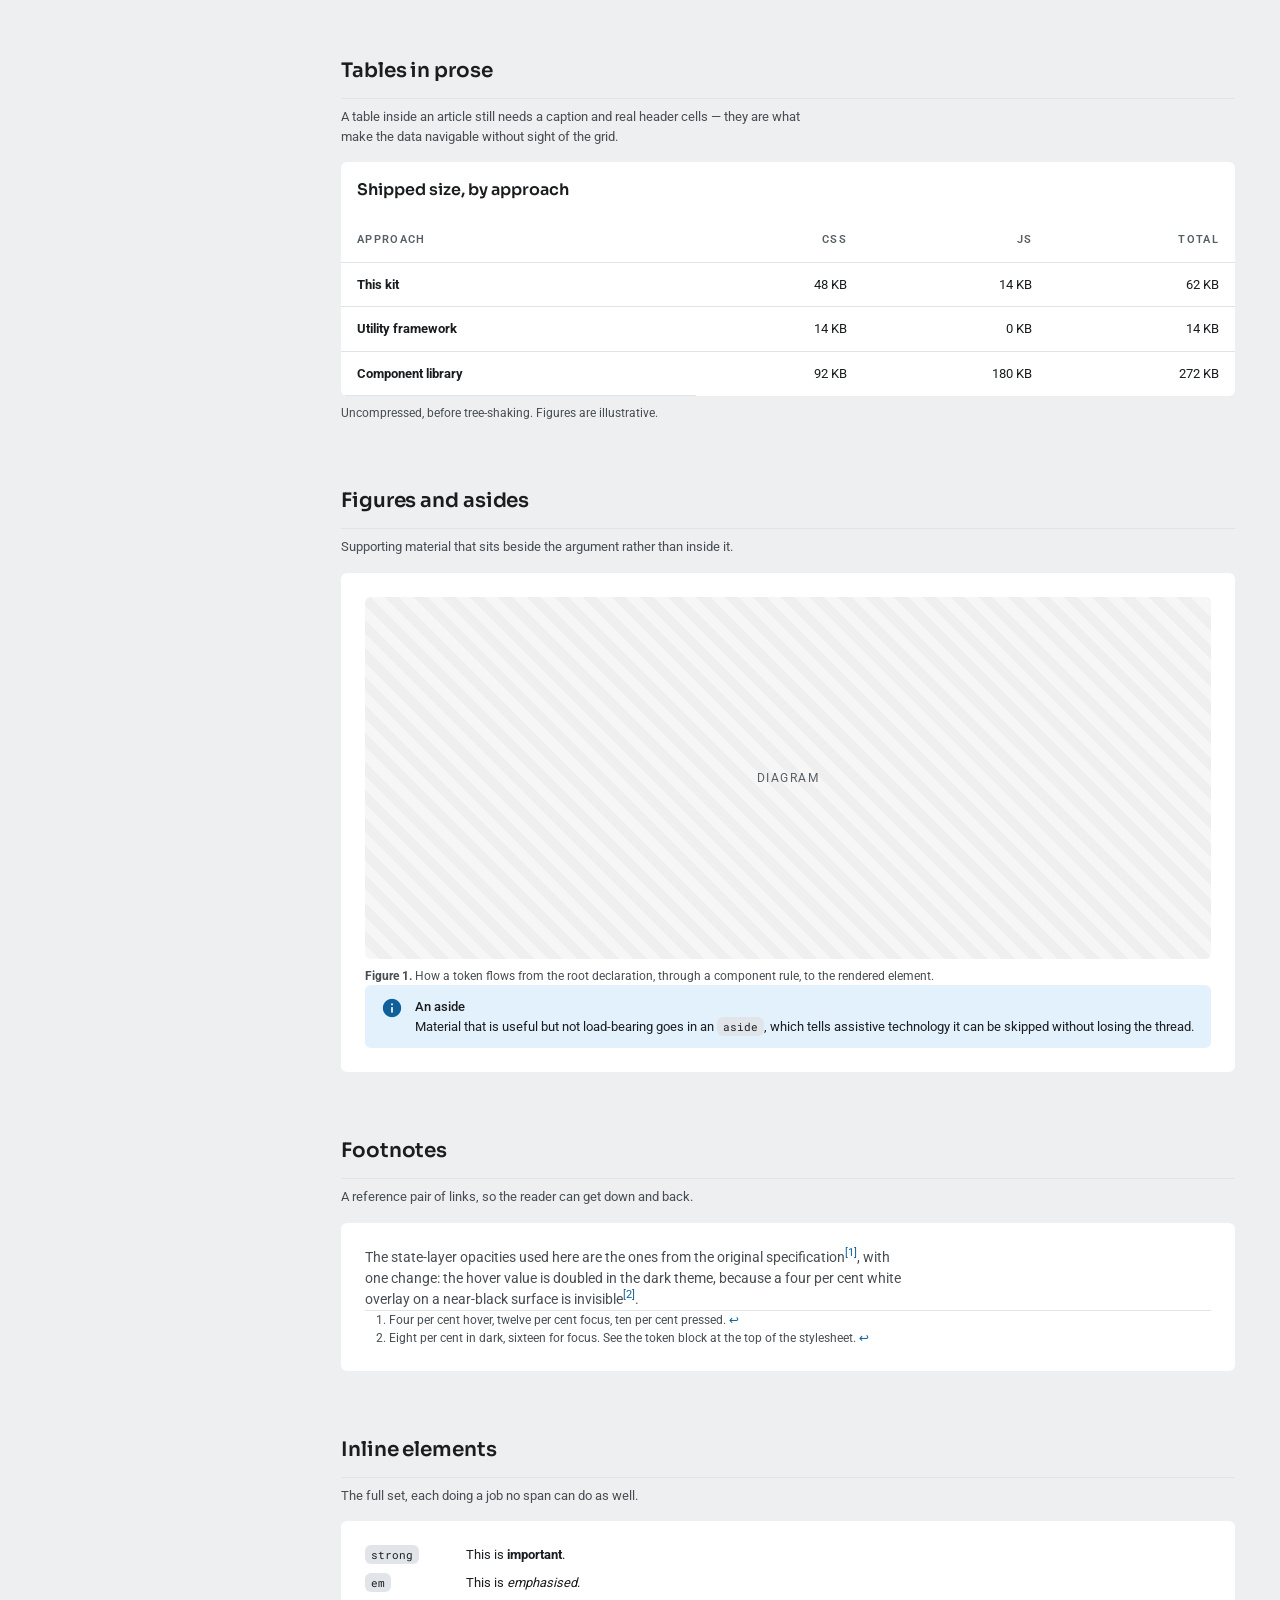
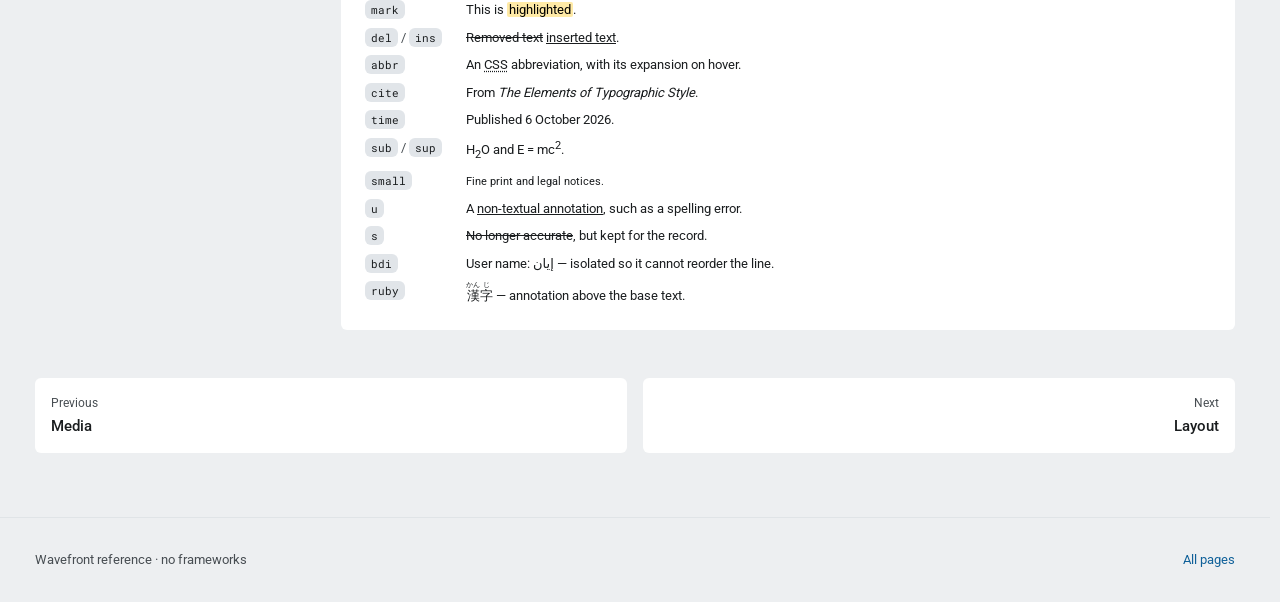
<file: webui/vendored/web-design-wavefront/content.html>
<!doctype html>
<html lang="en">
<head>
<meta charset="utf-8">
<meta name="viewport" content="width=device-width, initial-scale=1">
<title>Content — Design Language</title>
<meta name="description" content="Long-form typography: headings, lists, quotes, code, tables, footnotes and article layout.">
<link rel="icon" href="data:image/svg+xml,%3Csvg xmlns='http://www.w3.org/2000/svg' viewBox='0 0 32 32'%3E%3Crect width='32' height='32' rx='7' fill='%231e2021'/%3E%3Crect x='7' y='8' width='18' height='4' rx='2' fill='%2393999f'/%3E%3Crect x='7' y='14' width='18' height='4' rx='2' fill='%232196f3'/%3E%3Crect x='7' y='20' width='11' height='4' rx='2' fill='%23535c65'/%3E%3C/svg%3E">
<!-- Every face, including the Material Icons placeholder glyph set, is
     self-hosted from assets/fonts and declared in design_language.css.
     The kit makes no network requests to anything it does not ship. -->
<link rel="stylesheet" href="design_language.css">
<script src="design_language.js" defer></script>
</head>
<body class="page">

<a class="skip-link" href="#main">Skip to content</a>

<header class="topbar topbar-dynamic">
  <button class="button button-icon" type="button" data-drawer-open="site-drawer" aria-label="Open navigation">
    <span class="icon">menu</span>
  </button>
  <span class="topbar-title">Content</span>
  <div class="topbar-actions">
    <button class="button button-icon" type="button" data-theme-toggle data-theme-label aria-pressed="false">
      <span class="icon">dark_mode</span>
    </button>
  </div>
</header>

<aside class="drawer" id="site-drawer" data-open="false" aria-hidden="true" aria-label="Pages">
  <div class="drawer-header">
    <span class="icon text-primary">widgets</span>
    <span class="text-heading-3 grow">Pages</span>
    <button class="button button-icon button-icon-sm" type="button" data-drawer-close aria-label="Close navigation">
      <span class="icon">close</span>
    </button>
  </div>
  <nav class="drawer-body" data-site-nav></nav>
</aside>

<main id="main" class="page-body">

  <section class="page-hero">
    <div class="container">
      <nav aria-label="Breadcrumb">
        <ol class="breadcrumbs">
          <li><a href="index.html">Overview</a></li>
          <li><span aria-current="page">Content</span></li>
        </ol>
      </nav>
      <h1 class="text-display-3 mt-3">Content</h1>
      <p class="page-lede mt-4">
        Everything that goes inside an article rather than around it. The page below is itself the
        demonstration — it uses the <code class="code-inline">.prose</code> container, which sets the
        rhythm for every element it holds.
      </p>
    </div>
  </section>

  <div class="container section">
    <div class="grid">

      <nav class="col-3 hide-lg" aria-label="On this page">
        <div class="sticky-top toc" data-scrollspy>
          <p class="demo-label">On this page</p>
          <ul>
            <li><a href="#article">Article layout</a></li>
            <li><a href="#headings">Headings</a></li>
            <li><a href="#paragraphs">Paragraphs</a></li>
            <li><a href="#lists">Lists</a></li>
            <li><a href="#quotes">Quotations</a></li>
            <li><a href="#code">Code</a></li>
            <li><a href="#tables">Tables in prose</a></li>
            <li><a href="#figures">Figures and asides</a></li>
            <li><a href="#footnotes">Footnotes</a></li>
            <li><a href="#inline">Inline elements</a></li>
          </ul>
        </div>
      </nav>

      <div class="col-9 stack" style="gap: var(--space-9);">

        <!-- ============================================ Article layout -->
        <section class="demo" id="article">
          <div class="demo-header"><h2 class="demo-title">Article layout</h2></div>
          <p class="demo-note">
            A measure of around 68 characters, a byline block, and headings that set their own space
            above. Everything below is one <code class="code-inline">.prose</code> element.
          </p>

          <article class="demo-stage">
            <header class="mb-6">
              <p class="text-overline text-primary">Engineering</p>
              <h1 class="text-heading-1 mt-2">Building an interface without a framework</h1>
              <p class="text-subtitle text-muted mt-3 readable">
                What you gain, what you give up, and the handful of patterns that make the plain
                platform pleasant to work in.
              </p>
              <div class="row mt-4">
                <span class="avatar">AL</span>
                <div>
                  <p class="text-subtitle-2">Ada Lovelace</p>
                  <p class="text-caption text-muted">
                    <time datetime="2026-10-06">6 October 2026</time> · 8 minute read
                  </p>
                </div>
                <span class="spacer"></span>
                <div class="row row-tight">
                  <button class="button button-icon button-icon-sm" type="button" aria-label="Save"><span class="icon icon-sm">bookmark_border</span></button>
                  <button class="button button-icon button-icon-sm" type="button" aria-label="Share"><span class="icon icon-sm">share</span></button>
                </div>
              </div>
            </header>

            <div class="prose">
              <p>
                The argument for a framework is usually about leverage: someone else has already
                solved the hard parts, and you get to spend your time on the problem you were
                actually hired to solve. That argument holds up well. It holds up less well when the
                hard parts turn out to be ones the platform solved years ago, and the leverage you
                bought is mostly leverage over your own build configuration.
              </p>
              <p>
                This page, and the eleven others beside it, are an experiment in going without. One
                stylesheet, one script, no dependencies beyond two webfonts. What follows is a
                record of what that cost and what it bought.
              </p>

              <h2 id="h-platform">What the platform already does</h2>
              <p>
                A surprising amount. Modal dialogs, with focus trapping and a backdrop and the top
                layer, are a single element. Expanding sections are two. Form validation, including
                the error states and the messages, is a set of attributes. None of these needed a
                library in the first place; they needed someone to notice they had shipped.
              </p>
              <ul>
                <li><code class="code-inline">dialog</code> — modality, focus, Escape, the backdrop.</li>
                <li><code class="code-inline">details</code> and <code class="code-inline">summary</code> — disclosure, searchable by the browser's own find.</li>
                <li><code class="code-inline">:has()</code> — styling a parent from its child's state, which removes most of the remaining state classes.</li>
                <li>Custom properties — real runtime theming, including a dark mode that costs one attribute.</li>
              </ul>

              <h2 id="h-cost">What it costs</h2>
              <p>
                Three things, honestly. There is no component model, so repetition is handled by
                copying markup rather than by composition — which is fine for twelve pages and
                unpleasant for two hundred. There is no type checking across the boundary between
                markup and script, so a renamed class fails silently. And there is no ecosystem: a
                date picker is now your problem.
              </p>
              <blockquote class="blockquote">
                The platform is not a framework, and pretending otherwise is how you end up writing
                one badly.
                <span class="blockquote-footer">— every team that has tried this twice</span>
              </blockquote>

              <h3 id="h-when">When it is the right call</h3>
              <p>
                Reference sites, documentation, marketing pages, prototypes, and anything that must
                still work in five years without a dependency audit. The common thread is that the
                interface is mostly presentational and the interaction is mostly local.
              </p>
              <ol>
                <li>The page count is small enough that duplication stays manageable.</li>
                <li>The interactions are local — a menu, a tab set, a dialog — rather than a shared client-side store.</li>
                <li>Longevity matters more than iteration speed.</li>
              </ol>
              <p>
                Outside that, reach for the framework. The point was never that frameworks are
                wasteful; it is that the baseline has moved, and it is worth knowing where to.
              </p>
            </div>
          </article>
        </section>

        <!-- =================================================== Headings -->
        <section class="demo" id="headings">
          <div class="demo-header"><h2 class="demo-title">Headings</h2></div>
          <p class="demo-note">
            Inside <code class="code-inline">.prose</code>, heading elements are styled directly — no
            classes needed. Do not skip levels to get a size; use the level the structure calls for.
          </p>
          <div class="demo-stage prose" style="max-width: none;">
            <h1 style="margin-top: 0;">Heading level one</h1>
            <p>Body copy after a level-one heading.</p>
            <h2>Heading level two</h2>
            <p>Body copy after a level-two heading.</p>
            <h3>Heading level three</h3>
            <p>Body copy after a level-three heading.</p>
            <h4>Heading level four</h4>
            <p>Body copy after a level-four heading.</p>
          </div>
        </section>

        <!-- ================================================ Paragraphs -->
        <section class="demo" id="paragraphs">
          <div class="demo-header"><h2 class="demo-title">Paragraphs</h2></div>
          <p class="demo-note">Measure, leading and the first-paragraph lede.</p>
          <div class="demo-stage">
            <p class="text-subtitle text-muted readable mb-4">
              A lede runs one step larger than the body and is muted, which separates it from the
              article proper without needing a rule or a gap.
            </p>
            <p class="readable text-muted">
              Body copy is set at sixteen pixels with a line height of 1.5 and a measure of about
              sixty-eight characters. That measure is the single most important number on this page:
              lines much longer than it make the return sweep hard to track, and lines much shorter
              break the rhythm of reading.
            </p>
            <p class="readable text-muted mt-4">
              Paragraph spacing comes from the container rather than from margins on the paragraph,
              so the rhythm holds whatever mix of elements the article turns out to contain.
            </p>
            <hr class="divider mt-5 mb-4">
            <p class="demo-label">Wrapping helpers</p>
            <p class="text-balance text-heading-3 mb-3" style="max-width: 32ch;">
              A balanced heading spreads its words evenly across lines
            </p>
            <p class="text-pretty text-muted" style="max-width: 44ch;">
              Pretty wrapping avoids leaving a single short word stranded on the final line of a
              paragraph, which is otherwise the most common small ugliness in web typography.
            </p>
          </div>
        </section>

        <!-- ====================================================== Lists -->
        <section class="demo" id="lists">
          <div class="demo-header"><h2 class="demo-title">Lists</h2></div>
          <div class="grid">
            <div class="col-6">
              <p class="demo-label">Unordered, ordered, nested</p>
              <div class="demo-stage prose" style="max-width: none;">
                <ul>
                  <li>First item</li>
                  <li>Second item
                    <ul>
                      <li>A nested item</li>
                      <li>Another nested item</li>
                    </ul>
                  </li>
                  <li>Third item</li>
                </ul>
                <ol>
                  <li>Open the file</li>
                  <li>Find the token block</li>
                  <li>Change one value
                    <ol>
                      <li>Reload the page</li>
                      <li>Check both themes</li>
                    </ol>
                  </li>
                </ol>
              </div>
            </div>
            <div class="col-6">
              <p class="demo-label">Definition list</p>
              <div class="demo-stage">
                <dl class="definition-list">
                  <dt>Token</dt>
                  <dd>A named value the whole system reads from, rather than a literal repeated in place.</dd>
                  <dt>Role</dt>
                  <dd>What a color is for, rather than which color it is — primary, surface, danger.</dd>
                  <dt>State layer</dt>
                  <dd>A translucent overlay of the foreground color that carries hover, focus and press.</dd>
                  <dt>Elevation</dt>
                  <dd>How near a surface appears, expressed as a step along the fill ladder rather than
                      as a shadow.</dd>
                  <dt>Fill ladder</dt>
                  <dd>The four background values — page, surface, raised, hover — that separate one
                      plane from another in place of outlines.</dd>
                </dl>
              </div>
            </div>
          </div>

          <p class="demo-label mt-5">Checklist</p>
          <div class="demo-stage">
            <ul style="list-style: none; padding: 0;">
              <li class="row row-tight mb-2"><span class="icon icon-sm text-success">check_circle</span> Tokens defined on the root</li>
              <li class="row row-tight mb-2"><span class="icon icon-sm text-success">check_circle</span> Dark theme covered</li>
              <li class="row row-tight mb-2"><span class="icon icon-sm text-success">check_circle</span> Reduced motion respected</li>
              <li class="row row-tight mb-2"><span class="icon icon-sm text-faint">radio_button_unchecked</span> Right-to-left layout</li>
              <li class="row row-tight"><span class="icon icon-sm text-faint">radio_button_unchecked</span> High-contrast mode</li>
            </ul>
          </div>
        </section>

        <!-- ================================================ Quotations -->
        <section class="demo" id="quotes">
          <div class="demo-header"><h2 class="demo-title">Quotations</h2></div>
          <div class="demo-stage stack-lg stack">
            <blockquote class="blockquote">
              Design is not just what it looks like and feels like. Design is how it works.
              <span class="blockquote-footer">— attributed to Steve Jobs</span>
            </blockquote>

            <figure class="pullquote">
              “The baseline has moved, and it is worth knowing where to.”
            </figure>

            <p class="text-muted readable">
              A short quotation inside a sentence uses the inline element:
              <q>the platform is not a framework</q>, which the browser renders with the right
              quotation marks for the document language.
            </p>
          </div>
        </section>

        <!-- ======================================================= Code -->
        <section class="demo" id="code">
          <div class="demo-header"><h2 class="demo-title">Code</h2></div>
          <p class="demo-note">
            Inline code sits in a tinted pill; blocks sit in a bordered, scrolling well with a copy
            button that appears on hover.
          </p>
          <div class="demo-stage">
            <p class="text-muted mb-4">
              Call <code class="code-inline">UI.toast()</code> with a message and an options object.
              Pass <code class="code-inline">duration: 0</code> to keep it on screen.
            </p>
            <pre class="code-block"><button class="button button-icon button-icon-sm code-copy" type="button" data-copy="code-sample" aria-label="Copy"><span class="icon icon-sm">content_copy</span></button><code id="code-sample">/* Toast with an undo action */
var undo = UI.toast('Conversation archived', {
  action: 'Undo',
  duration: 6000,
  onAction: function () {
    restoreConversation(id);
  }
});

/* Dismiss it early if the view changes underneath */
window.addEventListener('hashchange', undo.dismiss);</code></pre>

            <p class="demo-label mt-5">Output and samples</p>
            <p class="text-muted">
              Program output uses <samp class="code-inline">samp</samp>, and something the reader
              should type uses <kbd class="kbd">npm start</kbd>.
            </p>
          </div>
        </section>

        <!-- =========================================== Tables in prose -->
        <section class="demo" id="tables">
          <div class="demo-header"><h2 class="demo-title">Tables in prose</h2></div>
          <p class="demo-note">
            A table inside an article still needs a caption and real header cells — they are what
            make the data navigable without sight of the grid.
          </p>
          <div class="table-wrap">
            <table class="table">
              <caption>Shipped size, by approach</caption>
              <thead>
                <tr>
                  <th scope="col">Approach</th>
                  <th scope="col" class="table-numeric">CSS</th>
                  <th scope="col" class="table-numeric">JS</th>
                  <th scope="col" class="table-numeric">Total</th>
                </tr>
              </thead>
              <tbody>
                <tr><th scope="row">This kit</th><td class="table-numeric">48 KB</td><td class="table-numeric">14 KB</td><td class="table-numeric">62 KB</td></tr>
                <tr><th scope="row">Utility framework</th><td class="table-numeric">14 KB</td><td class="table-numeric">0 KB</td><td class="table-numeric">14 KB</td></tr>
                <tr><th scope="row">Component library</th><td class="table-numeric">92 KB</td><td class="table-numeric">180 KB</td><td class="table-numeric">272 KB</td></tr>
              </tbody>
            </table>
          </div>
          <p class="text-caption text-muted mt-2">
            Uncompressed, before tree-shaking. Figures are illustrative.
          </p>
        </section>

        <!-- ======================================= Figures and asides -->
        <section class="demo" id="figures">
          <div class="demo-header"><h2 class="demo-title">Figures and asides</h2></div>
          <p class="demo-note">Supporting material that sits beside the argument rather than inside it.</p>
          <div class="demo-stage">
            <figure class="figure mb-5">
              <div class="ratio ratio-wide"><div class="placeholder">Diagram</div></div>
              <figcaption class="figure-caption">
                <strong>Figure 1.</strong> How a token flows from the root declaration, through a
                component rule, to the rendered element.
              </figcaption>
            </figure>

            <aside class="alert alert-info">
              <span class="icon">info</span>
              <div class="alert-body">
                <strong class="alert-title">An aside</strong>
                Material that is useful but not load-bearing goes in an
                <code class="code-inline">aside</code>, which tells assistive technology it can be
                skipped without losing the thread.
              </div>
            </aside>
          </div>
        </section>

        <!-- ================================================== Footnotes -->
        <section class="demo" id="footnotes">
          <div class="demo-header"><h2 class="demo-title">Footnotes</h2></div>
          <p class="demo-note">A reference pair of links, so the reader can get down and back.</p>
          <div class="demo-stage">
            <p class="text-muted readable">
              The state-layer opacities used here are the ones from the original specification<a
              class="footnote-ref" href="#fn-1" id="fnref-1" aria-label="Footnote 1">[1]</a>, with one
              change: the hover value is doubled in the dark theme, because a four per cent white
              overlay on a near-black surface is invisible<a class="footnote-ref" href="#fn-2" id="fnref-2" aria-label="Footnote 2">[2]</a>.
            </p>
            <hr class="divider mt-5 mb-3">
            <div class="footnotes">
              <ol>
                <li id="fn-1">
                  Four per cent hover, twelve per cent focus, ten per cent pressed.
                  <a class="link" href="#fnref-1" aria-label="Back to reference 1">↩</a>
                </li>
                <li id="fn-2">
                  Eight per cent in dark, sixteen for focus. See the token block at the top of the
                  stylesheet. <a class="link" href="#fnref-2" aria-label="Back to reference 2">↩</a>
                </li>
              </ol>
            </div>
          </div>
        </section>

        <!-- =========================================== Inline elements -->
        <section class="demo" id="inline">
          <div class="demo-header"><h2 class="demo-title">Inline elements</h2></div>
          <p class="demo-note">The full set, each doing a job no span can do as well.</p>
          <div class="demo-stage">
            <dl class="detail-list">
              <dt><code class="code-inline">strong</code></dt><dd>This is <strong>important</strong>.</dd>
              <dt><code class="code-inline">em</code></dt><dd>This is <em>emphasised</em>.</dd>
              <dt><code class="code-inline">mark</code></dt><dd>This is <mark class="marked">highlighted</mark>.</dd>
              <dt><code class="code-inline">del</code> / <code class="code-inline">ins</code></dt>
              <dd><del>Removed text</del> <ins>inserted text</ins>.</dd>
              <dt><code class="code-inline">abbr</code></dt><dd>An <abbr title="Cascading Style Sheets">CSS</abbr> abbreviation, with its expansion on hover.</dd>
              <dt><code class="code-inline">cite</code></dt><dd>From <cite>The Elements of Typographic Style</cite>.</dd>
              <dt><code class="code-inline">time</code></dt><dd>Published <time datetime="2026-10-06">6 October 2026</time>.</dd>
              <dt><code class="code-inline">sub</code> / <code class="code-inline">sup</code></dt>
              <dd>H<sub>2</sub>O and E = mc<sup>2</sup>.</dd>
              <dt><code class="code-inline">small</code></dt><dd><small>Fine print and legal notices.</small></dd>
              <dt><code class="code-inline">u</code></dt><dd>A <u>non-textual annotation</u>, such as a spelling error.</dd>
              <dt><code class="code-inline">s</code></dt><dd><s>No longer accurate</s>, but kept for the record.</dd>
              <dt><code class="code-inline">bdi</code></dt><dd>User name: <bdi>إيان</bdi> — isolated so it cannot reorder the line.</dd>
              <dt><code class="code-inline">ruby</code></dt>
              <dd><ruby>漢<rt>かん</rt>字<rt>じ</rt></ruby> — annotation above the base text.</dd>
            </dl>
          </div>
        </section>

      </div>
    </div>

    <nav class="pager mt-8" data-pager aria-label="Page navigation"></nav>
  </div>
</main>

<footer class="page-footer">
  <div class="container row justify-between">
    <span>Wavefront reference · no frameworks</span>
    <a class="link" href="index.html">All pages</a>
  </div>
</footer>

</body>
</html>
</file>
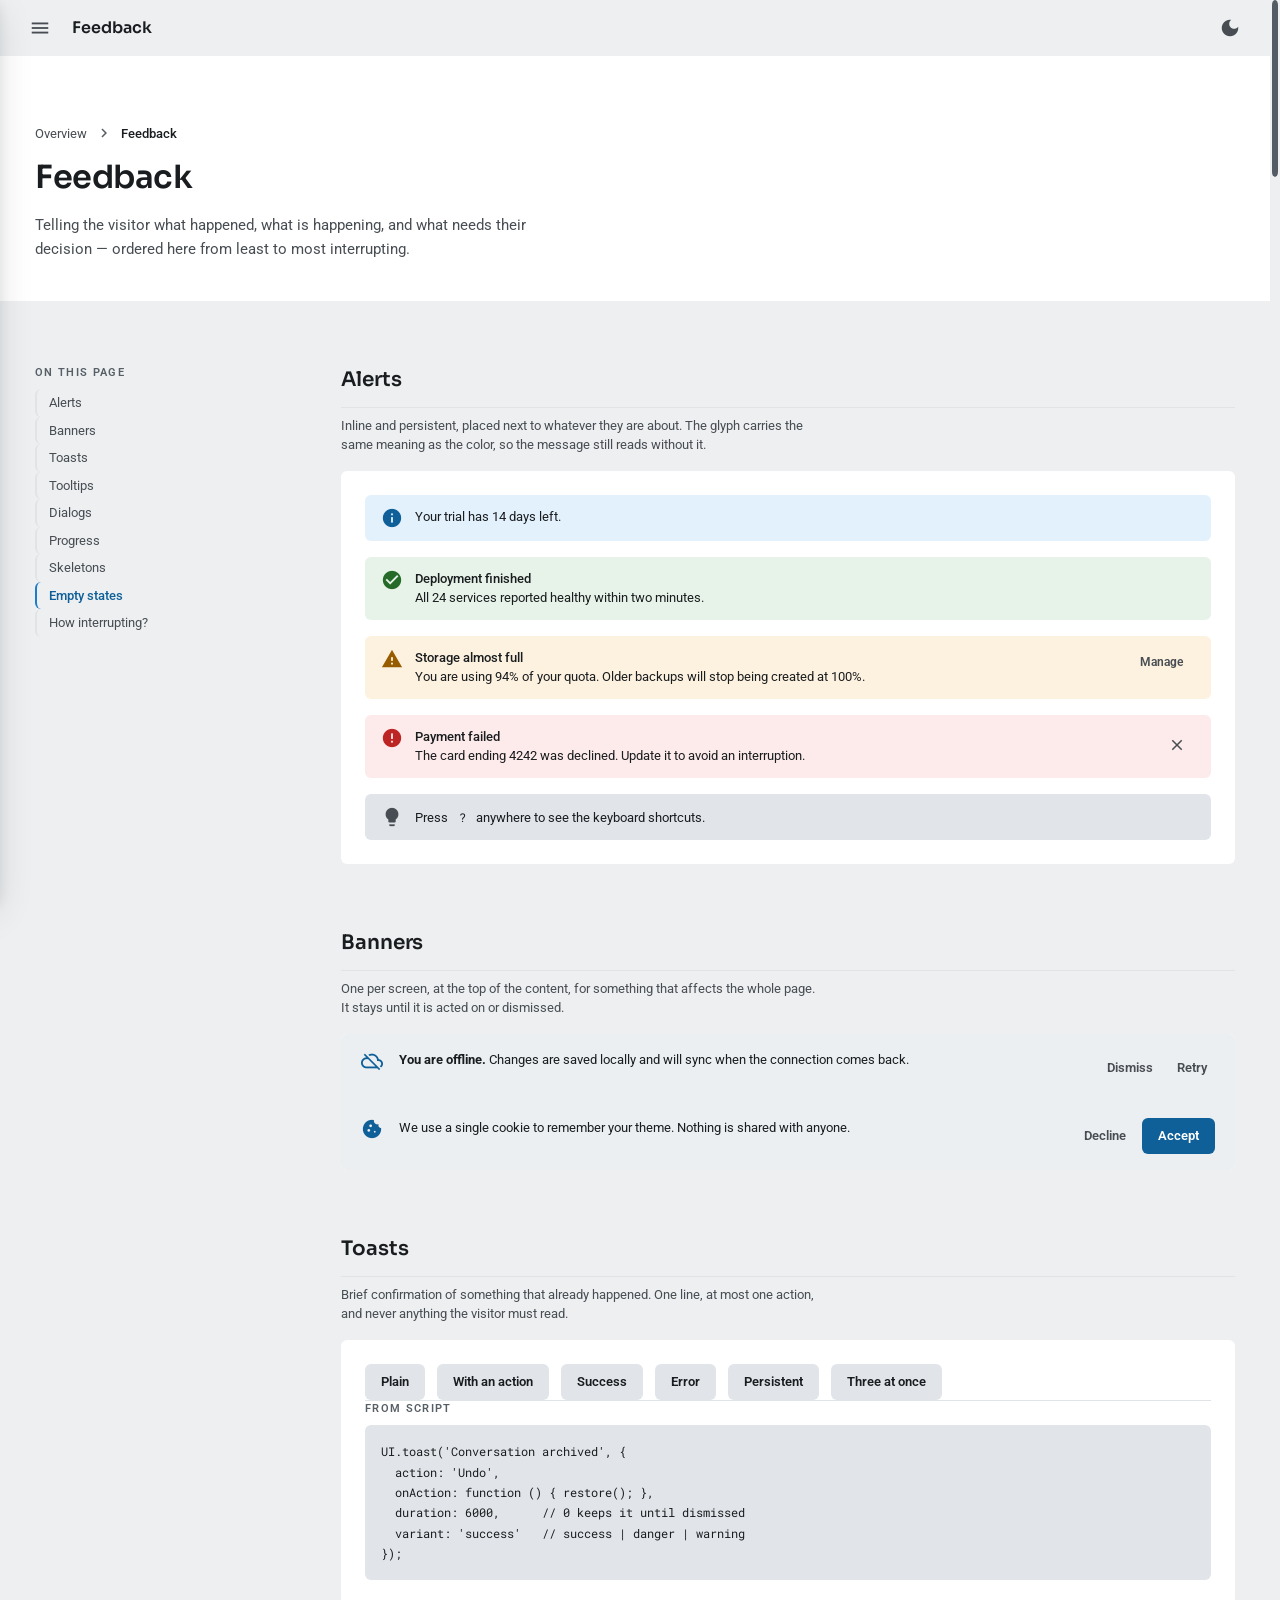
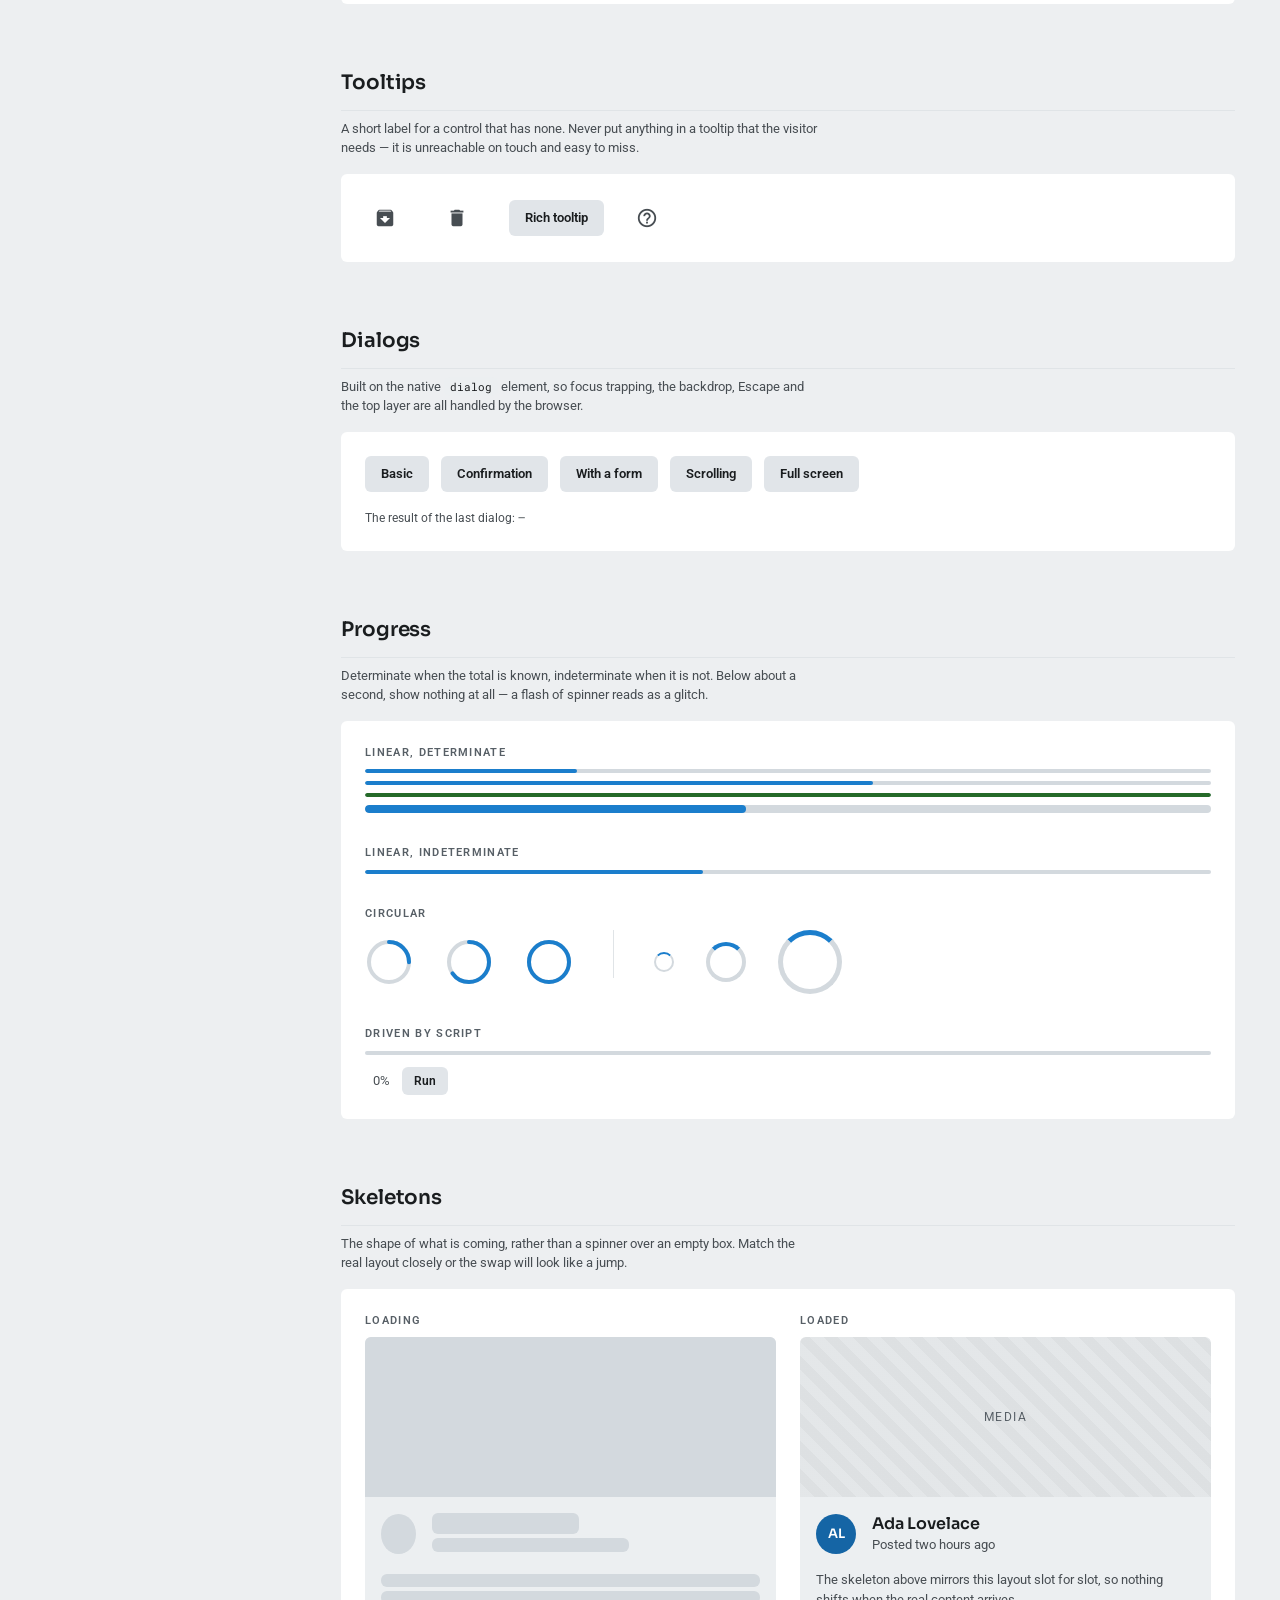
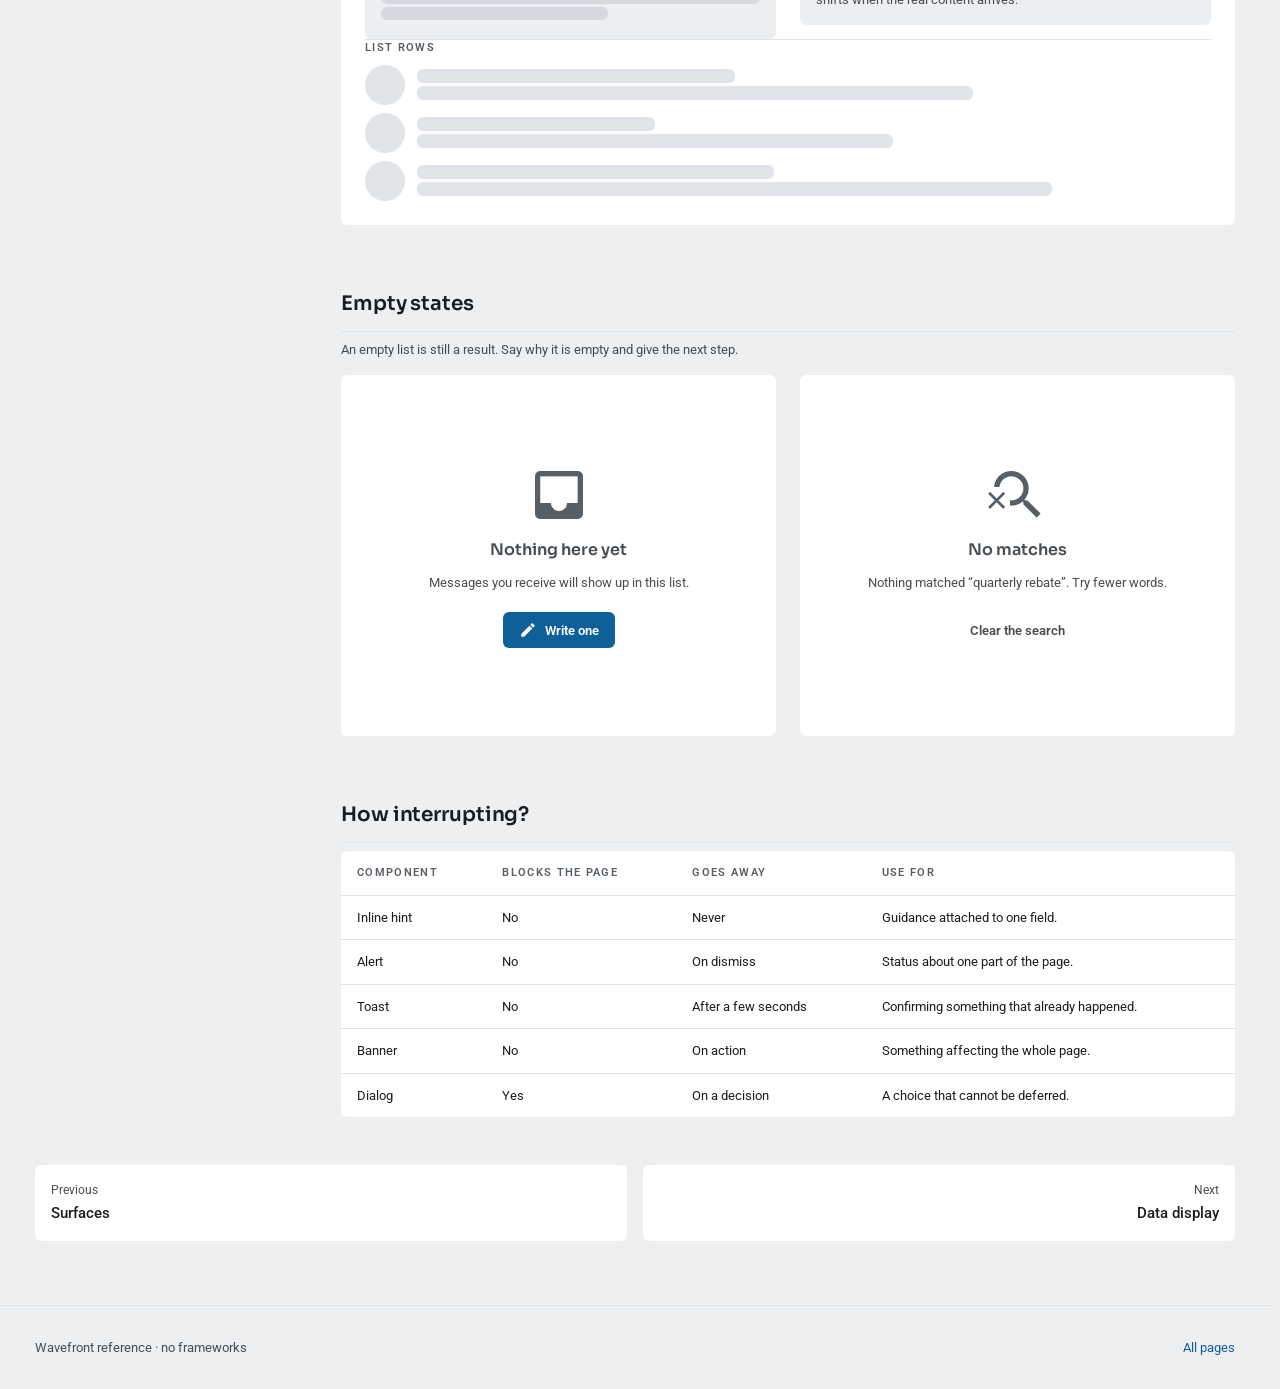
<file: webui/vendored/web-design-wavefront/feedback.html>
<!doctype html>
<html lang="en">
<head>
<meta charset="utf-8">
<meta name="viewport" content="width=device-width, initial-scale=1">
<title>Feedback — Design Language</title>
<meta name="description" content="Dialogs, toasts, tooltips, progress indicators, banners, alerts, skeletons and empty states.">
<link rel="icon" href="data:image/svg+xml,%3Csvg xmlns='http://www.w3.org/2000/svg' viewBox='0 0 32 32'%3E%3Crect width='32' height='32' rx='7' fill='%231e2021'/%3E%3Crect x='7' y='8' width='18' height='4' rx='2' fill='%2393999f'/%3E%3Crect x='7' y='14' width='18' height='4' rx='2' fill='%232196f3'/%3E%3Crect x='7' y='20' width='11' height='4' rx='2' fill='%23535c65'/%3E%3C/svg%3E">
<!-- Every face, including the Material Icons placeholder glyph set, is
     self-hosted from assets/fonts and declared in design_language.css.
     The kit makes no network requests to anything it does not ship. -->
<link rel="stylesheet" href="design_language.css">
<script src="design_language.js" defer></script>
</head>
<body class="page">

<a class="skip-link" href="#main">Skip to content</a>

<header class="topbar topbar-dynamic">
  <button class="button button-icon" type="button" data-drawer-open="site-drawer" aria-label="Open navigation">
    <span class="icon">menu</span>
  </button>
  <span class="topbar-title">Feedback</span>
  <div class="topbar-actions">
    <button class="button button-icon" type="button" data-theme-toggle data-theme-label aria-pressed="false">
      <span class="icon">dark_mode</span>
    </button>
  </div>
</header>

<aside class="drawer" id="site-drawer" data-open="false" aria-hidden="true" aria-label="Pages">
  <div class="drawer-header">
    <span class="icon text-primary">widgets</span>
    <span class="text-heading-3 grow">Pages</span>
    <button class="button button-icon button-icon-sm" type="button" data-drawer-close aria-label="Close navigation">
      <span class="icon">close</span>
    </button>
  </div>
  <nav class="drawer-body" data-site-nav></nav>
</aside>

<main id="main" class="page-body">

  <section class="page-hero">
    <div class="container">
      <nav aria-label="Breadcrumb">
        <ol class="breadcrumbs">
          <li><a href="index.html">Overview</a></li>
          <li><span aria-current="page">Feedback</span></li>
        </ol>
      </nav>
      <h1 class="text-display-3 mt-3">Feedback</h1>
      <p class="page-lede mt-4">
        Telling the visitor what happened, what is happening, and what needs their decision — ordered
        here from least to most interrupting.
      </p>
    </div>
  </section>

  <div class="container section">
    <div class="grid">

      <nav class="col-3 hide-lg" aria-label="On this page">
        <div class="sticky-top toc" data-scrollspy>
          <p class="demo-label">On this page</p>
          <ul>
            <li><a href="#alerts">Alerts</a></li>
            <li><a href="#banners">Banners</a></li>
            <li><a href="#toasts">Toasts</a></li>
            <li><a href="#tooltips">Tooltips</a></li>
            <li><a href="#dialogs">Dialogs</a></li>
            <li><a href="#progress">Progress</a></li>
            <li><a href="#skeletons">Skeletons</a></li>
            <li><a href="#empty">Empty states</a></li>
            <li><a href="#escalation">How interrupting?</a></li>
          </ul>
        </div>
      </nav>

      <div class="col-9 stack" style="gap: var(--space-9);">

        <!-- ===================================================== Alerts -->
        <section class="demo" id="alerts">
          <div class="demo-header"><h2 class="demo-title">Alerts</h2></div>
          <p class="demo-note">
            Inline and persistent, placed next to whatever they are about. The glyph carries the same
            meaning as the color, so the message still reads without it.
          </p>
          <div class="demo-stage stack">
            <div class="alert alert-info">
              <span class="icon">info</span>
              <div class="alert-body">Your trial has 14 days left.</div>
            </div>
            <div class="alert alert-success">
              <span class="icon">check_circle</span>
              <div class="alert-body">
                <strong class="alert-title">Deployment finished</strong>
                All 24 services reported healthy within two minutes.
              </div>
            </div>
            <div class="alert alert-warning">
              <span class="icon">warning</span>
              <div class="alert-body">
                <strong class="alert-title">Storage almost full</strong>
                You are using 94% of your quota. Older backups will stop being created at 100%.
              </div>
              <button class="button button-text button-sm" type="button">Manage</button>
            </div>
            <div class="alert alert-danger">
              <span class="icon">error</span>
              <div class="alert-body">
                <strong class="alert-title">Payment failed</strong>
                The card ending 4242 was declined. Update it to avoid an interruption.
              </div>
              <button class="button button-icon button-icon-sm" type="button" aria-label="Dismiss" data-dismiss=".alert">
                <span class="icon icon-sm">close</span>
              </button>
            </div>
            <div class="alert alert-neutral">
              <span class="icon">lightbulb</span>
              <div class="alert-body">Press <span class="kbd">?</span> anywhere to see the keyboard shortcuts.</div>
            </div>
          </div>
        </section>

        <!-- ==================================================== Banners -->
        <section class="demo" id="banners">
          <div class="demo-header"><h2 class="demo-title">Banners</h2></div>
          <p class="demo-note">
            One per screen, at the top of the content, for something that affects the whole page. It
            stays until it is acted on or dismissed.
          </p>
          <div class="demo-stage demo-stage-flush">
            <div class="banner">
              <span class="icon text-primary">cloud_off</span>
              <div class="banner-text">
                <strong>You are offline.</strong> Changes are saved locally and will sync when the
                connection comes back.
              </div>
              <div class="banner-actions">
                <button class="button button-text" type="button" data-dismiss=".banner">Dismiss</button>
                <button class="button button-text" type="button">Retry</button>
              </div>
            </div>
            <div class="banner">
              <span class="icon text-primary">cookie</span>
              <div class="banner-text">
                We use a single cookie to remember your theme. Nothing is shared with anyone.
              </div>
              <div class="banner-actions">
                <button class="button button-text" type="button" data-dismiss=".banner">Decline</button>
                <button class="button button-filled" type="button" data-dismiss=".banner">Accept</button>
              </div>
            </div>
          </div>
        </section>

        <!-- ===================================================== Toasts -->
        <section class="demo" id="toasts">
          <div class="demo-header"><h2 class="demo-title">Toasts</h2></div>
          <p class="demo-note">
            Brief confirmation of something that already happened. One line, at most one action, and
            never anything the visitor must read.
          </p>
          <div class="demo-stage">
            <div class="demo-row">
              <button class="button button-outlined" type="button" data-toast="Message sent">Plain</button>
              <button class="button button-outlined" type="button"
                      data-toast="Conversation archived" data-toast-action="Undo">With an action</button>
              <button class="button button-outlined" type="button"
                      data-toast="Settings saved" data-toast-variant="success">Success</button>
              <button class="button button-outlined" type="button"
                      data-toast="Could not reach the server" data-toast-variant="danger">Error</button>
              <button class="button button-outlined" type="button" id="toast-sticky">Persistent</button>
              <button class="button button-outlined" type="button" id="toast-many">Three at once</button>
            </div>
            <hr class="divider mt-5 mb-4">
            <p class="demo-label">From script</p>
            <pre class="code-block"><code>UI.toast('Conversation archived', {
  action: 'Undo',
  onAction: function () { restore(); },
  duration: 6000,      // 0 keeps it until dismissed
  variant: 'success'   // success | danger | warning
});</code></pre>
          </div>
        </section>

        <!-- =================================================== Tooltips -->
        <section class="demo" id="tooltips">
          <div class="demo-header"><h2 class="demo-title">Tooltips</h2></div>
          <p class="demo-note">
            A short label for a control that has none. Never put anything in a tooltip that the
            visitor needs — it is unreachable on touch and easy to miss.
          </p>
          <div class="demo-stage">
            <div class="demo-row" style="gap: var(--space-6);">
              <span class="tooltip-anchor">
                <button class="button button-icon" type="button" aria-label="Archive" aria-describedby="tt-1">
                  <span class="icon">archive</span>
                </button>
                <span class="tooltip" id="tt-1" role="tooltip">Archive</span>
              </span>
              <span class="tooltip-anchor">
                <button class="button button-icon" type="button" aria-label="Delete" aria-describedby="tt-2">
                  <span class="icon">delete</span>
                </button>
                <span class="tooltip tooltip-bottom" id="tt-2" role="tooltip">Delete permanently</span>
              </span>
              <span class="tooltip-anchor">
                <button class="button button-outlined" type="button" aria-describedby="tt-3">
                  Rich tooltip
                </button>
                <span class="tooltip tooltip-rich" id="tt-3" role="tooltip">
                  A longer tooltip that wraps onto several lines. Still only ever supporting detail.
                </span>
              </span>
              <span class="tooltip-anchor">
                <span class="icon text-muted" tabindex="0" role="img" aria-label="Help" aria-describedby="tt-4">help_outline</span>
                <span class="tooltip" id="tt-4" role="tooltip">Reachable with the keyboard too</span>
              </span>
            </div>
          </div>
        </section>

        <!-- ==================================================== Dialogs -->
        <section class="demo" id="dialogs">
          <div class="demo-header"><h2 class="demo-title">Dialogs</h2></div>
          <p class="demo-note">
            Built on the native <code class="code-inline">dialog</code> element, so focus trapping,
            the backdrop, Escape and the top layer are all handled by the browser.
          </p>
          <div class="demo-stage">
            <div class="demo-row">
              <button class="button button-outlined" type="button" data-dialog-open="dlg-basic">Basic</button>
              <button class="button button-outlined" type="button" data-dialog-open="dlg-confirm">Confirmation</button>
              <button class="button button-outlined" type="button" data-dialog-open="dlg-form">With a form</button>
              <button class="button button-outlined" type="button" data-dialog-open="dlg-scroll">Scrolling</button>
              <button class="button button-outlined" type="button" data-dialog-open="dlg-full">Full screen</button>
            </div>
            <p class="text-caption text-muted mt-4">
              The result of the last dialog: <span class="text-mono" id="dlg-result">—</span>
            </p>
          </div>
        </section>

        <!-- =================================================== Progress -->
        <section class="demo" id="progress">
          <div class="demo-header"><h2 class="demo-title">Progress</h2></div>
          <p class="demo-note">
            Determinate when the total is known, indeterminate when it is not. Below about a second,
            show nothing at all — a flash of spinner reads as a glitch.
          </p>

          <div class="demo-stage stack-lg stack">
            <div>
              <p class="demo-label">Linear, determinate</p>
              <div class="stack-sm stack">
                <div class="progress-linear" role="progressbar" aria-valuenow="25" aria-valuemin="0" aria-valuemax="100">
                  <div class="progress-bar" style="--value: 25%;"></div>
                </div>
                <div class="progress-linear" role="progressbar" aria-valuenow="60" aria-valuemin="0" aria-valuemax="100">
                  <div class="progress-bar" style="--value: 60%;"></div>
                </div>
                <div class="progress-linear progress-success" role="progressbar" aria-valuenow="100" aria-valuemin="0" aria-valuemax="100">
                  <div class="progress-bar" style="--value: 100%;"></div>
                </div>
                <div class="progress-linear progress-linear-lg" role="progressbar" aria-valuenow="45" aria-valuemin="0" aria-valuemax="100">
                  <div class="progress-bar" style="--value: 45%;"></div>
                </div>
              </div>
            </div>

            <div>
              <p class="demo-label">Linear, indeterminate</p>
              <div class="progress-linear is-indeterminate" role="progressbar" aria-label="Loading">
                <div class="progress-bar"></div>
              </div>
            </div>

            <div>
              <p class="demo-label">Circular</p>
              <div class="demo-row" style="gap: var(--space-6);">
                <svg class="progress-circle" width="48" height="48" viewBox="0 0 48 48" data-progress-ring="25" role="img" aria-label="25 per cent">
                  <circle class="progress-circle-track" cx="24" cy="24" r="20"></circle>
                  <circle class="progress-circle-bar" cx="24" cy="24" r="20"></circle>
                </svg>
                <svg class="progress-circle" width="48" height="48" viewBox="0 0 48 48" data-progress-ring="65" role="img" aria-label="65 per cent">
                  <circle class="progress-circle-track" cx="24" cy="24" r="20"></circle>
                  <circle class="progress-circle-bar" cx="24" cy="24" r="20"></circle>
                </svg>
                <svg class="progress-circle" width="48" height="48" viewBox="0 0 48 48" data-progress-ring="100" role="img" aria-label="Complete">
                  <circle class="progress-circle-track" cx="24" cy="24" r="20"></circle>
                  <circle class="progress-circle-bar" cx="24" cy="24" r="20"></circle>
                </svg>
                <span class="divider divider-vertical" style="height: 48px;"></span>
                <div class="spinner spinner-sm" role="status" aria-label="Loading"></div>
                <div class="spinner" role="status" aria-label="Loading"></div>
                <div class="spinner spinner-lg" role="status" aria-label="Loading"></div>
              </div>
            </div>

            <div>
              <p class="demo-label">Driven by script</p>
              <div class="row">
                <div class="progress-linear grow" role="progressbar" id="live-progress" aria-valuenow="0" aria-valuemin="0" aria-valuemax="100">
                  <div class="progress-bar" style="--value: 0%;"></div>
                </div>
                <span class="slider-value" id="live-progress-label">0%</span>
                <button class="button button-outlined button-sm" type="button" id="live-progress-start">Run</button>
              </div>
            </div>
          </div>
        </section>

        <!-- ================================================== Skeletons -->
        <section class="demo" id="skeletons">
          <div class="demo-header"><h2 class="demo-title">Skeletons</h2></div>
          <p class="demo-note">
            The shape of what is coming, rather than a spinner over an empty box. Match the real
            layout closely or the swap will look like a jump.
          </p>
          <div class="demo-stage">
            <div class="grid">
              <div class="col-6">
                <p class="demo-label">Loading</p>
                <div class="card card-outlined">
                  <div class="skeleton skeleton-block" style="border-radius: 0;"></div>
                  <div class="card-header">
                    <div class="skeleton skeleton-circle"></div>
                    <div class="card-header-text full-width">
                      <div class="skeleton skeleton-title"></div>
                      <div class="skeleton skeleton-text skeleton-text-sm"></div>
                    </div>
                  </div>
                  <div class="card-body">
                    <div class="skeleton skeleton-text"></div>
                    <div class="skeleton skeleton-text"></div>
                    <div class="skeleton skeleton-text skeleton-text-sm"></div>
                  </div>
                </div>
              </div>
              <div class="col-6">
                <p class="demo-label">Loaded</p>
                <div class="card card-outlined">
                  <div class="placeholder" style="border-radius: 0; min-height: 160px;">Media</div>
                  <div class="card-header">
                    <span class="avatar">AL</span>
                    <div class="card-header-text">
                      <h3 class="card-title">Ada Lovelace</h3>
                      <p class="card-subtitle">Posted two hours ago</p>
                    </div>
                  </div>
                  <div class="card-body">
                    The skeleton above mirrors this layout slot for slot, so nothing shifts when the
                    real content arrives.
                  </div>
                </div>
              </div>
            </div>

            <hr class="divider mt-5 mb-4">
            <p class="demo-label">List rows</p>
            <div class="stack-sm stack">
              <div class="row"><div class="skeleton skeleton-circle"></div><div class="grow"><div class="skeleton skeleton-text" style="width: 40%;"></div><div class="skeleton skeleton-text" style="width: 70%;"></div></div></div>
              <div class="row"><div class="skeleton skeleton-circle"></div><div class="grow"><div class="skeleton skeleton-text" style="width: 30%;"></div><div class="skeleton skeleton-text" style="width: 60%;"></div></div></div>
              <div class="row"><div class="skeleton skeleton-circle"></div><div class="grow"><div class="skeleton skeleton-text" style="width: 45%;"></div><div class="skeleton skeleton-text" style="width: 80%;"></div></div></div>
            </div>
          </div>
        </section>

        <!-- ============================================== Empty states -->
        <section class="demo" id="empty">
          <div class="demo-header"><h2 class="demo-title">Empty states</h2></div>
          <p class="demo-note">
            An empty list is still a result. Say why it is empty and give the next step.
          </p>
          <div class="grid">
            <div class="col-6">
              <div class="demo-stage">
                <div class="empty-state">
                  <span class="icon">inbox</span>
                  <p class="text-heading-3">Nothing here yet</p>
                  <p class="text-body-2">Messages you receive will show up in this list.</p>
                  <button class="button button-filled mt-2" type="button"><span class="icon">edit</span> Write one</button>
                </div>
              </div>
            </div>
            <div class="col-6">
              <div class="demo-stage">
                <div class="empty-state">
                  <span class="icon">search_off</span>
                  <p class="text-heading-3">No matches</p>
                  <p class="text-body-2">Nothing matched “quarterly rebate”. Try fewer words.</p>
                  <button class="button button-text mt-2" type="button">Clear the search</button>
                </div>
              </div>
            </div>
          </div>
        </section>

        <!-- ================================================ Escalation -->
        <section class="demo" id="escalation">
          <div class="demo-header"><h2 class="demo-title">How interrupting?</h2></div>
          <div class="table-wrap">
            <table class="table">
              <thead><tr><th scope="col">Component</th><th scope="col">Blocks the page</th><th scope="col">Goes away</th><th scope="col">Use for</th></tr></thead>
              <tbody>
                <tr><td>Inline hint</td><td>No</td><td>Never</td><td>Guidance attached to one field.</td></tr>
                <tr><td>Alert</td><td>No</td><td>On dismiss</td><td>Status about one part of the page.</td></tr>
                <tr><td>Toast</td><td>No</td><td>After a few seconds</td><td>Confirming something that already happened.</td></tr>
                <tr><td>Banner</td><td>No</td><td>On action</td><td>Something affecting the whole page.</td></tr>
                <tr><td>Dialog</td><td>Yes</td><td>On a decision</td><td>A choice that cannot be deferred.</td></tr>
              </tbody>
            </table>
          </div>
        </section>

      </div>
    </div>

    <nav class="pager mt-8" data-pager aria-label="Page navigation"></nav>
  </div>
</main>

<!-- ============================================================= dialogs -->
<dialog class="dialog" id="dlg-basic" aria-labelledby="dlg-basic-title">
  <div class="dialog-header">
    <h2 class="dialog-title" id="dlg-basic-title">Use location services?</h2>
  </div>
  <div class="dialog-body">
    Letting us use your location means nearby results appear first. You can change this at any time
    in settings.
  </div>
  <div class="dialog-actions">
    <button class="button button-text" type="button" data-dialog-close="no">Not now</button>
    <button class="button button-text" type="button" data-dialog-close="yes">Allow</button>
  </div>
</dialog>

<dialog class="dialog dialog-sm" id="dlg-confirm" aria-labelledby="dlg-confirm-title">
  <div class="dialog-header">
    <span class="icon text-danger">warning</span>
    <h2 class="dialog-title" id="dlg-confirm-title">Delete this project?</h2>
  </div>
  <div class="dialog-body">
    Everything in <strong>Quarterly planning</strong> will be removed, including 24 files and the
    revision history. This cannot be undone.
  </div>
  <div class="dialog-actions">
    <button class="button button-text" type="button" data-dialog-close="cancel">Cancel</button>
    <button class="button button-filled button-danger" type="button" data-dialog-close="delete">Delete</button>
  </div>
</dialog>

<dialog class="dialog" id="dlg-form" aria-labelledby="dlg-form-title">
  <form method="dialog">
    <div class="dialog-header">
      <h2 class="dialog-title" id="dlg-form-title">New project</h2>
      <button class="button button-icon button-icon-sm" type="button" data-dialog-close="dismiss" aria-label="Close">
        <span class="icon">close</span>
      </button>
    </div>
    <div class="dialog-body">
      <div class="stack">
        <div class="field">
          <label class="field-label" for="d-name">Name</label>
          <input class="input" id="d-name" type="text" placeholder="Untitled project" autofocus>
        </div>
        <div class="field">
          <label class="field-label" for="d-vis">Visibility</label>
          <select class="select" id="d-vis">
            <option>Private</option><option>Team</option><option>Public</option>
          </select>
        </div>
        <label class="choice">
          <input type="checkbox" checked><span class="choice-box"></span>
          <span class="choice-label">Add the default template</span>
        </label>
      </div>
    </div>
    <div class="dialog-actions">
      <button class="button button-text" type="button" data-dialog-close="cancel">Cancel</button>
      <button class="button button-filled" type="submit" value="create">Create</button>
    </div>
  </form>
</dialog>

<dialog class="dialog dialog-divided" id="dlg-scroll" aria-labelledby="dlg-scroll-title">
  <div class="dialog-header">
    <h2 class="dialog-title" id="dlg-scroll-title">Terms of service</h2>
  </div>
  <div class="dialog-body">
    <p class="mb-4">A long body scrolls within the dialog while the header and actions stay put.</p>
    <p class="mb-4">Acceptance of terms. By using this reference you agree that it is a demonstration of a component library and carries no legal weight whatsoever.</p>
    <p class="mb-4">Use of the service. The service may be used for any purpose, including purposes not anticipated by its authors, provided that doing so does not involve pretending it is something it is not.</p>
    <p class="mb-4">Content. All content in this dialog exists to make the scrollbar appear, which it has now successfully done.</p>
    <p class="mb-4">Modifications. These terms may change at any time, chiefly because they are placeholder text and placeholder text is unusually easy to change.</p>
    <p class="mb-4">Termination. Either party may terminate this agreement by closing the dialog.</p>
    <p class="mb-4">Governing law. This agreement is governed by nothing at all.</p>
    <p>Entire agreement. This is, regrettably, the entire agreement.</p>
  </div>
  <div class="dialog-actions">
    <button class="button button-text" type="button" data-dialog-close="decline">Decline</button>
    <button class="button button-filled" type="button" data-dialog-close="accept">Accept</button>
  </div>
</dialog>

<dialog class="dialog dialog-full" id="dlg-full" aria-labelledby="dlg-full-title">
  <div class="topbar" style="position: static;">
    <button class="button button-icon" type="button" data-dialog-close="dismiss" aria-label="Close">
      <span class="icon">close</span>
    </button>
    <span class="topbar-title" id="dlg-full-title">Edit entry</span>
    <div class="topbar-actions">
      <button class="button button-text" type="button" data-dialog-close="save" style="color: inherit;">Save</button>
    </div>
  </div>
  <div class="dialog-body" style="max-height: none; padding: var(--space-5);">
    <div class="form-grid">
      <div class="field"><label class="field-label" for="fs-1">Title</label><input class="input" id="fs-1" type="text"></div>
      <div class="field"><label class="field-label" for="fs-2">Category</label>
        <select class="select" id="fs-2"><option>General</option><option>Design</option></select></div>
    </div>
    <div class="field mt-5">
      <label class="field-label" for="fs-3">Notes</label>
      <textarea class="textarea" id="fs-3" rows="8"></textarea>
    </div>
  </div>
</dialog>

<footer class="page-footer">
  <div class="container row justify-between">
    <span>Wavefront reference · no frameworks</span>
    <a class="link" href="index.html">All pages</a>
  </div>
</footer>

<script>
/* Page-local demos. The shared script is deferred, so UI only exists once the
   document has been parsed — everything here waits for that. */
document.addEventListener('DOMContentLoaded', function () {

  /* Report which action closed each dialog. */
  document.querySelectorAll('dialog.dialog').forEach(function (dialog) {
    dialog.addEventListener('close', function () {
      document.getElementById('dlg-result').textContent =
        dialog.id + ' → ' + (dialog.returnValue || 'dismiss');
    });
  });

  /* A toast that waits for the visitor rather than a timer. */
  document.getElementById('toast-sticky').addEventListener('click', function () {
    UI.toast('This one stays until you dismiss it', { duration: 0, action: 'Dismiss' });
  });

  /* Several at once, to show how the region stacks them. */
  document.getElementById('toast-many').addEventListener('click', function () {
    UI.toast('First');
    setTimeout(function () { UI.toast('Second'); }, 300);
    setTimeout(function () { UI.toast('Third', { variant: 'success' }); }, 600);
  });

  /* Step a determinate bar from 0 to 100. */
  document.getElementById('live-progress-start').addEventListener('click', function () {
    var wrap = document.getElementById('live-progress');
    var bar = wrap.querySelector('.progress-bar');
    var label = document.getElementById('live-progress-label');
    var value = 0;
    var timer = setInterval(function () {
      value = Math.min(100, value + 7);
      bar.style.setProperty('--value', value + '%');
      wrap.setAttribute('aria-valuenow', String(value));
      label.textContent = value + '%';
      if (value === 100) {
        clearInterval(timer);
        UI.toast('Finished', { variant: 'success' });
      }
    }, 160);
  });

});
</script>

</body>
</html>
</file>
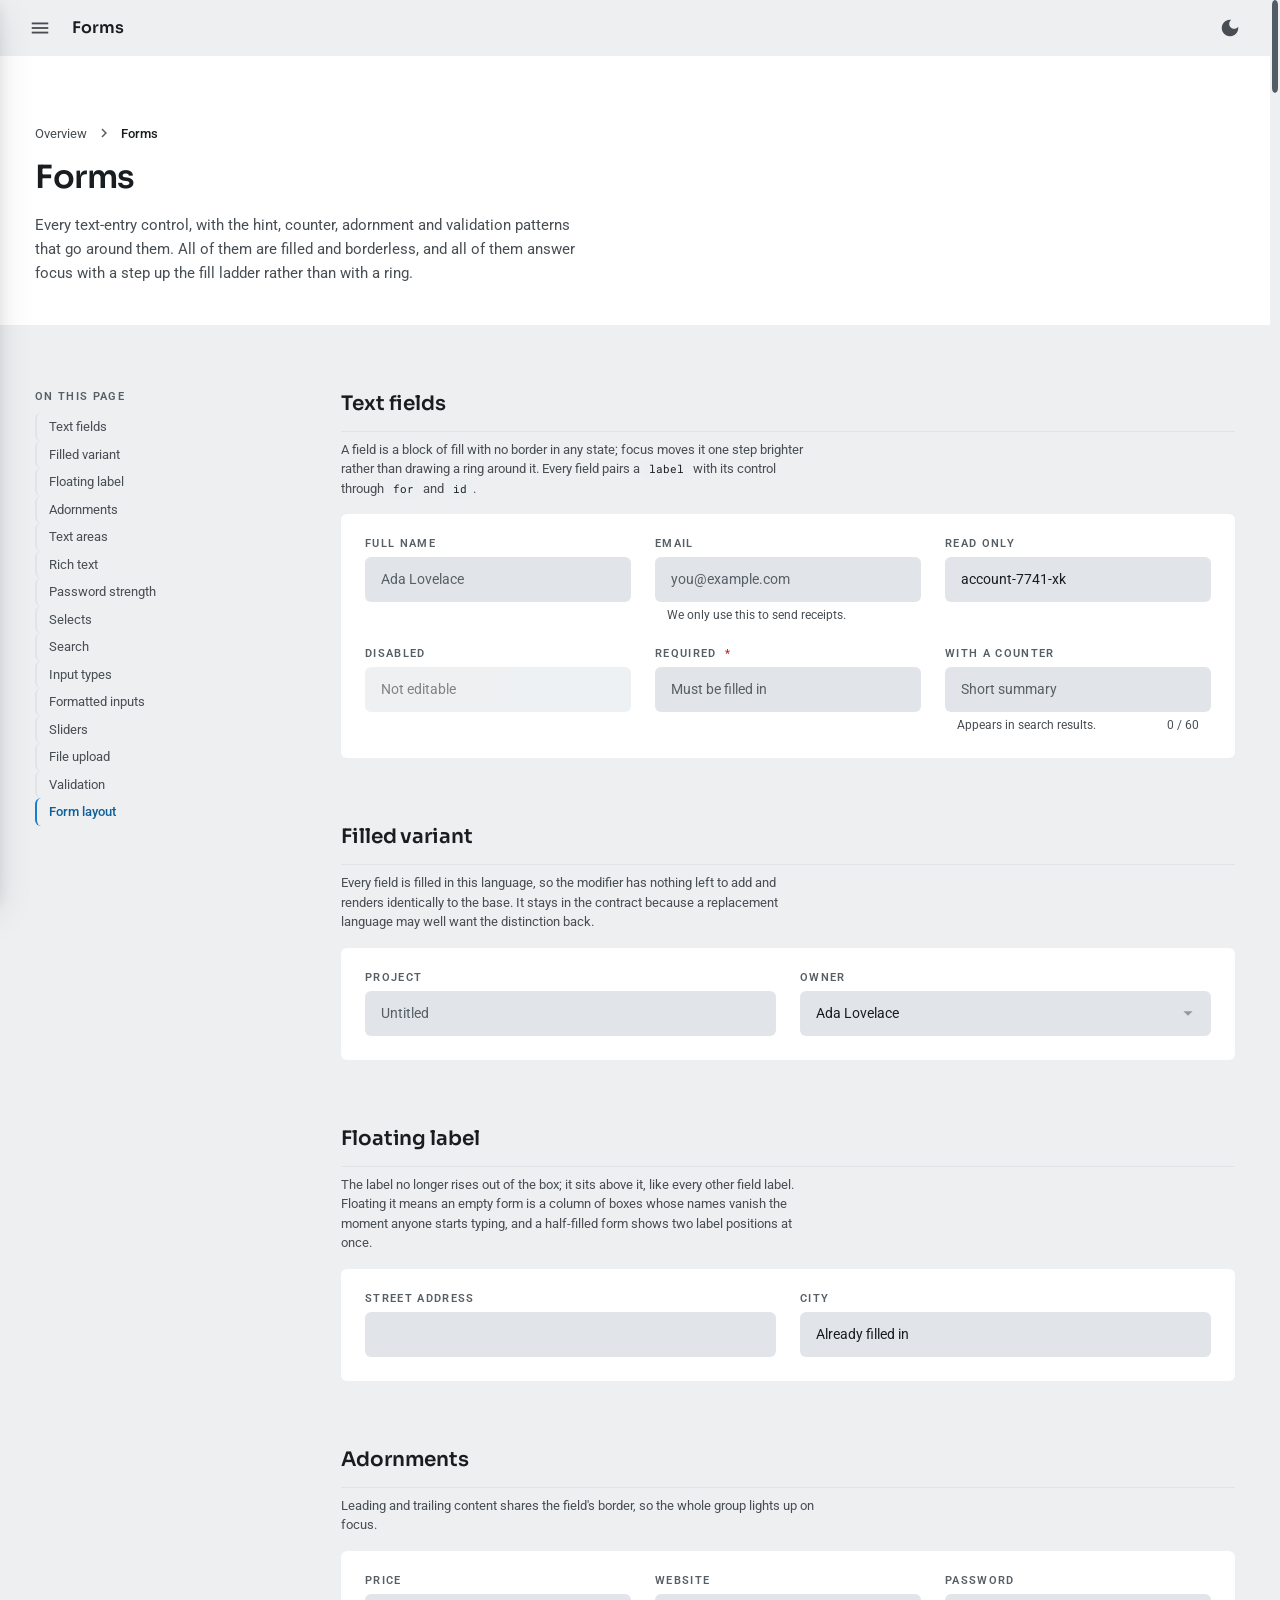
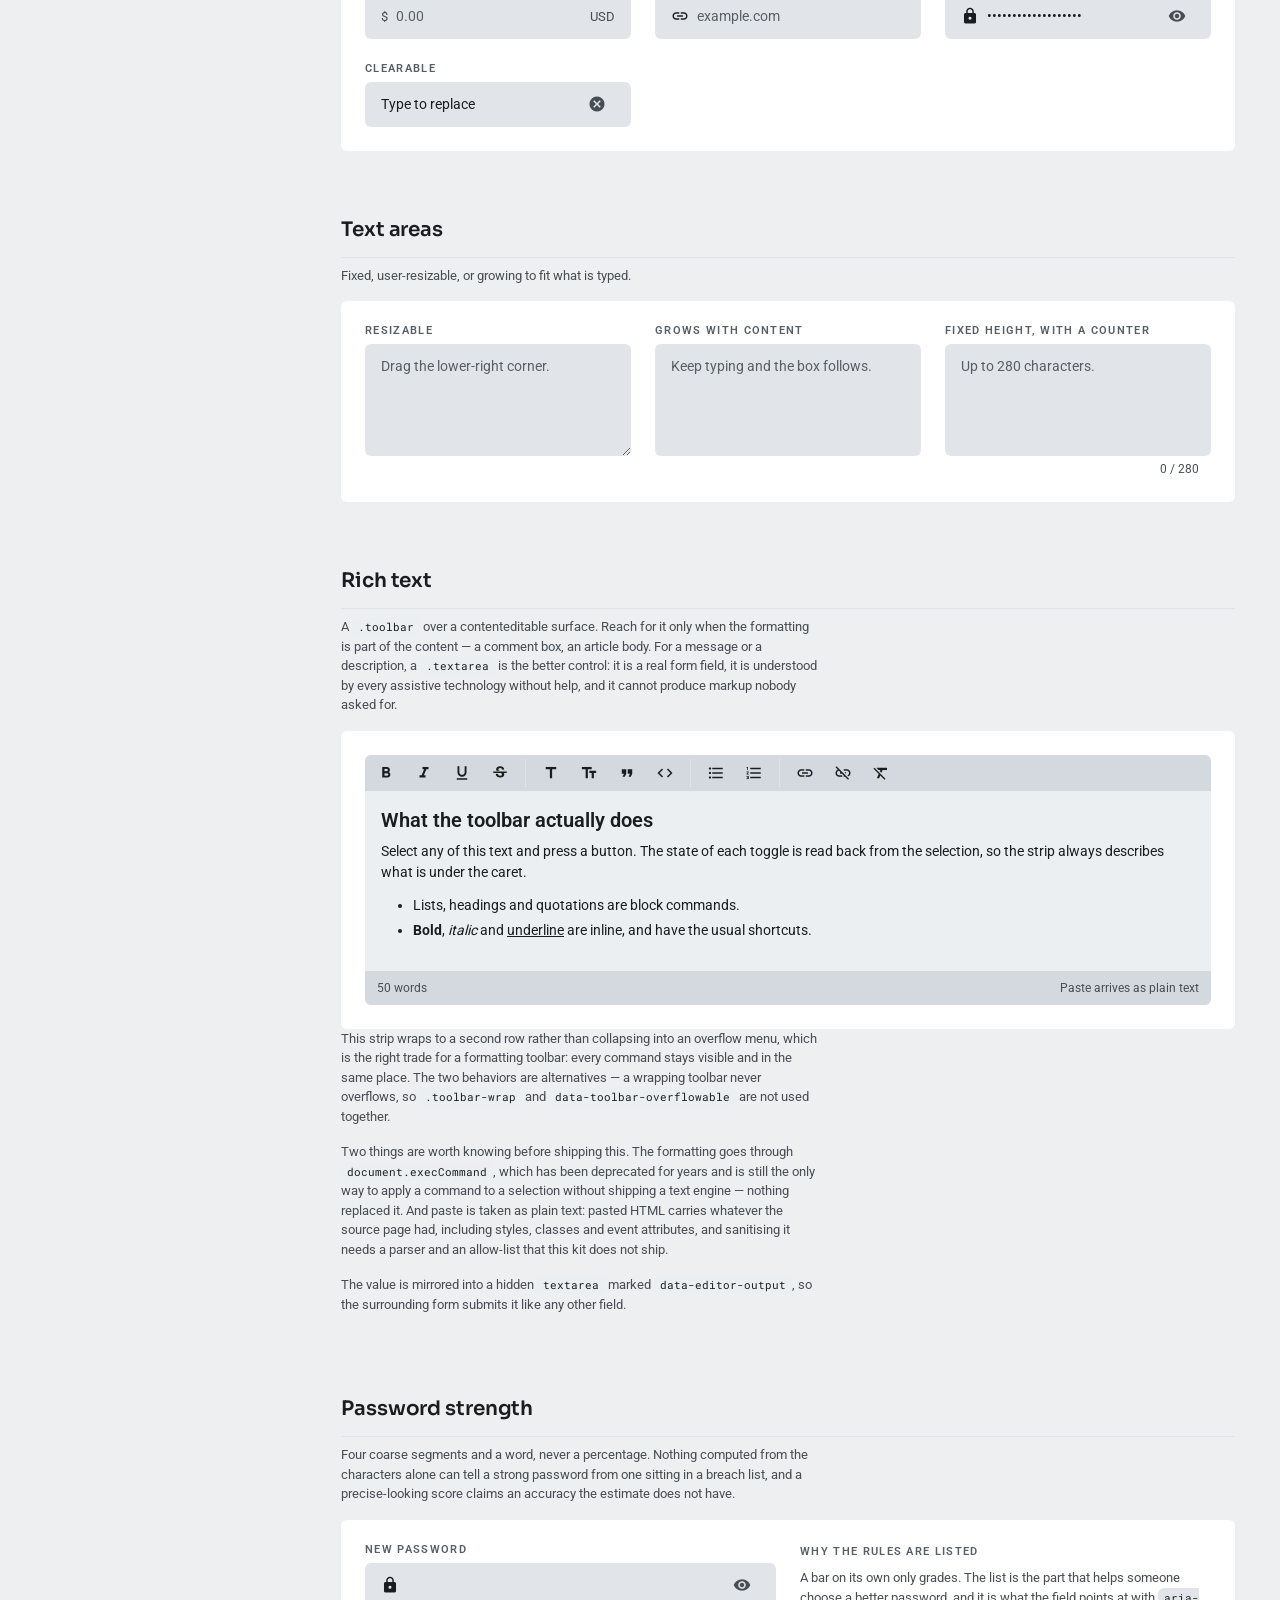
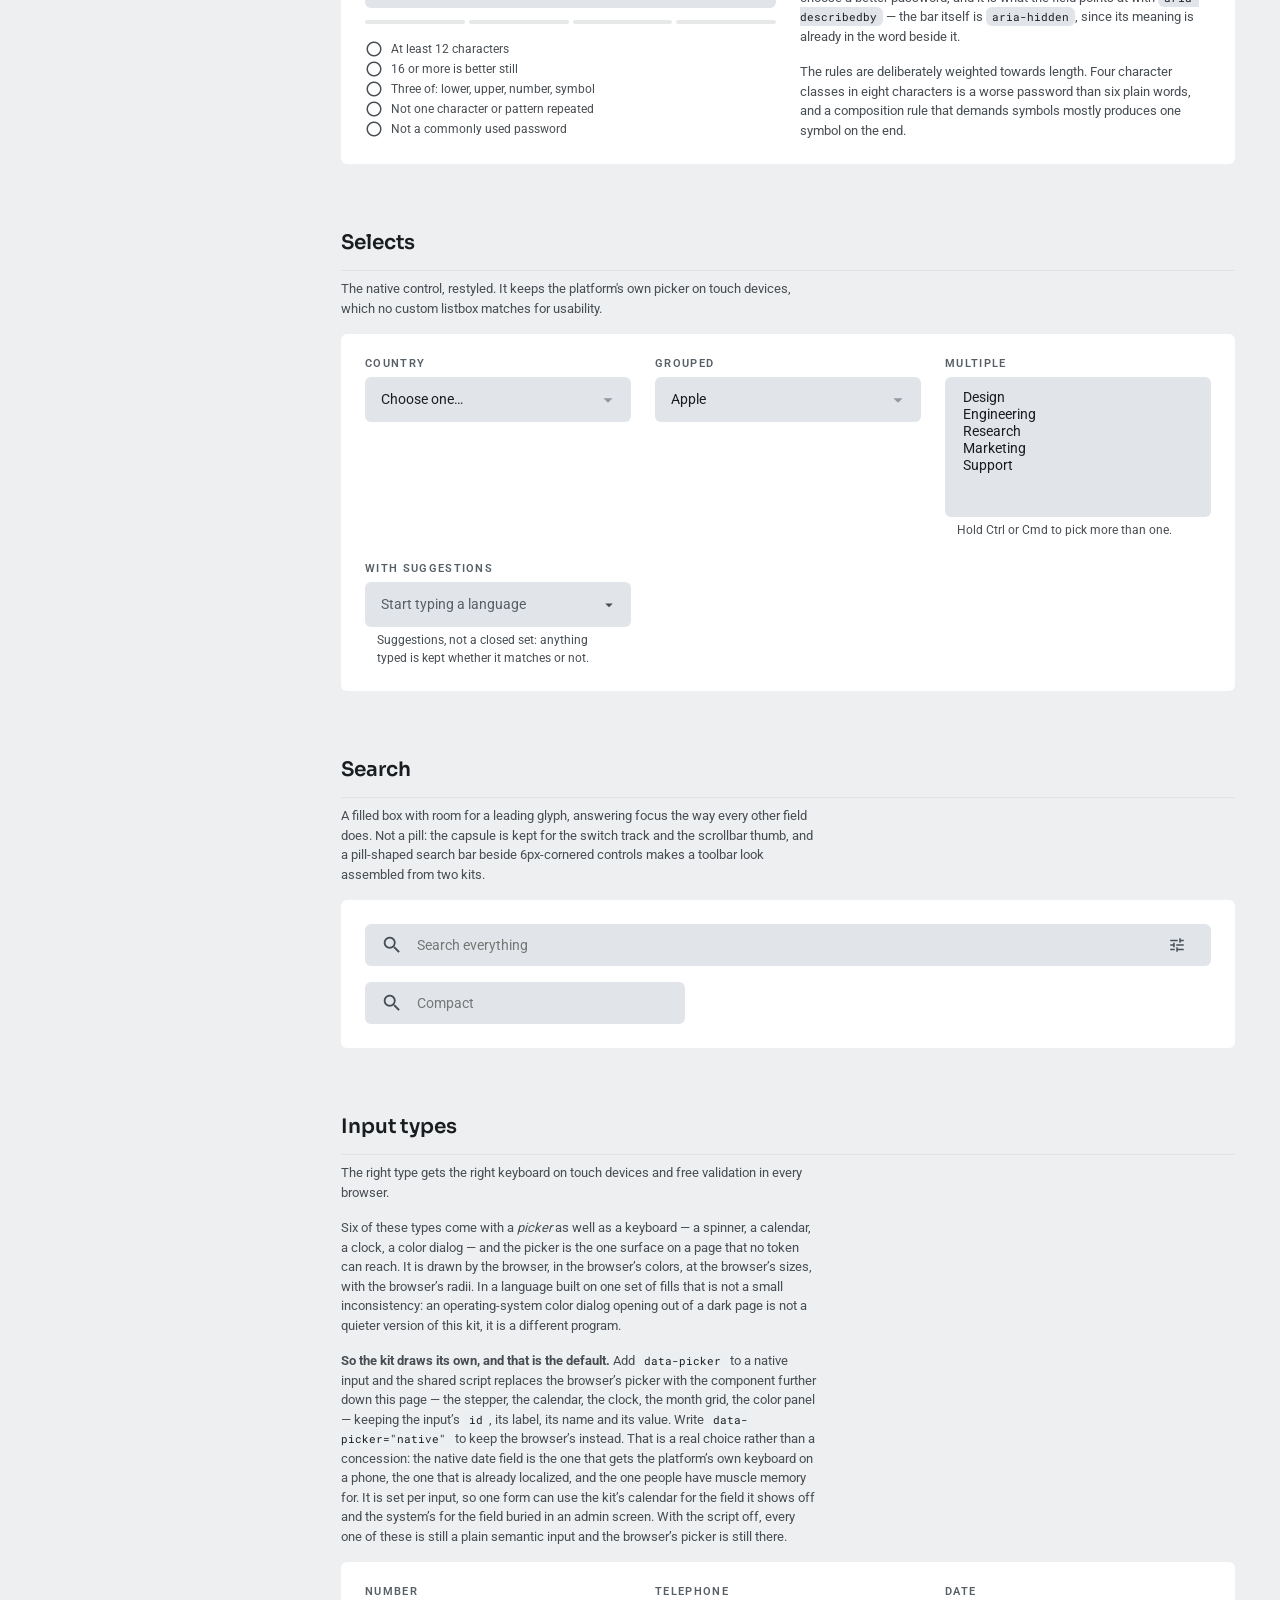
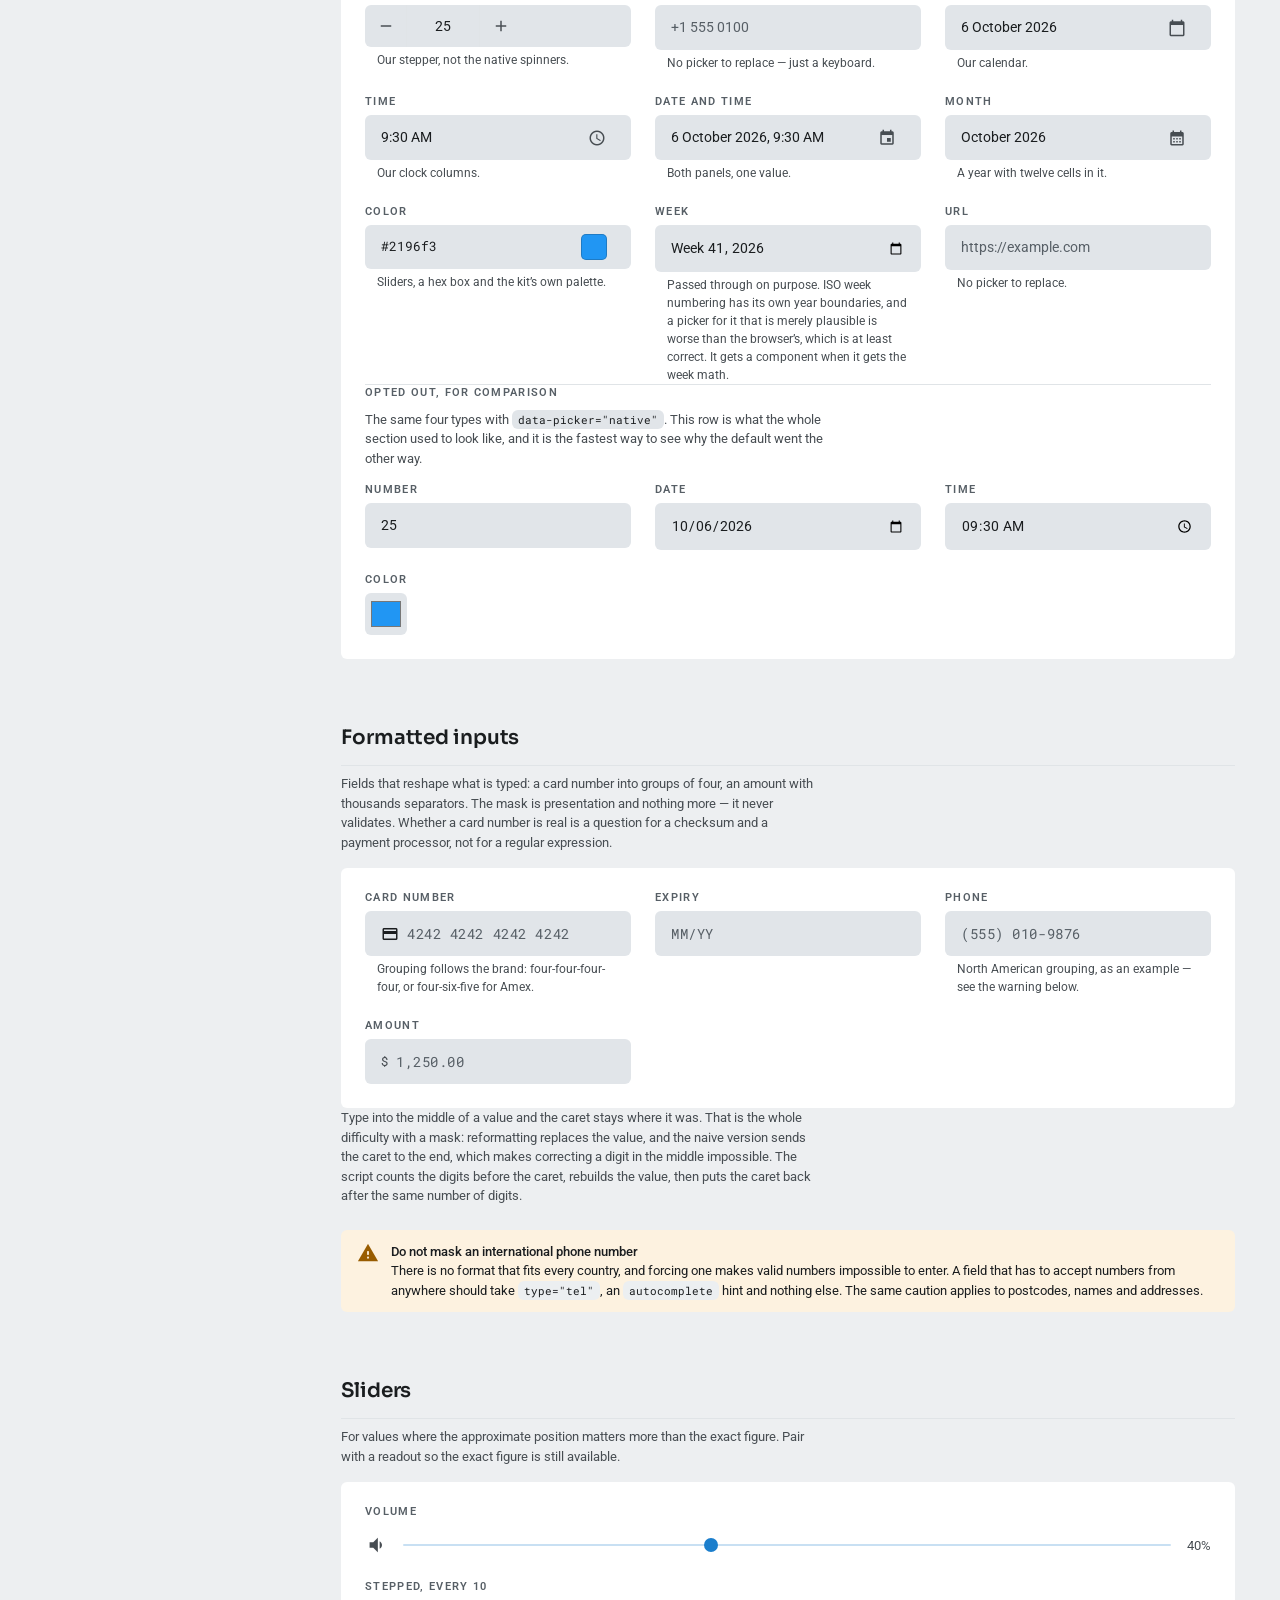
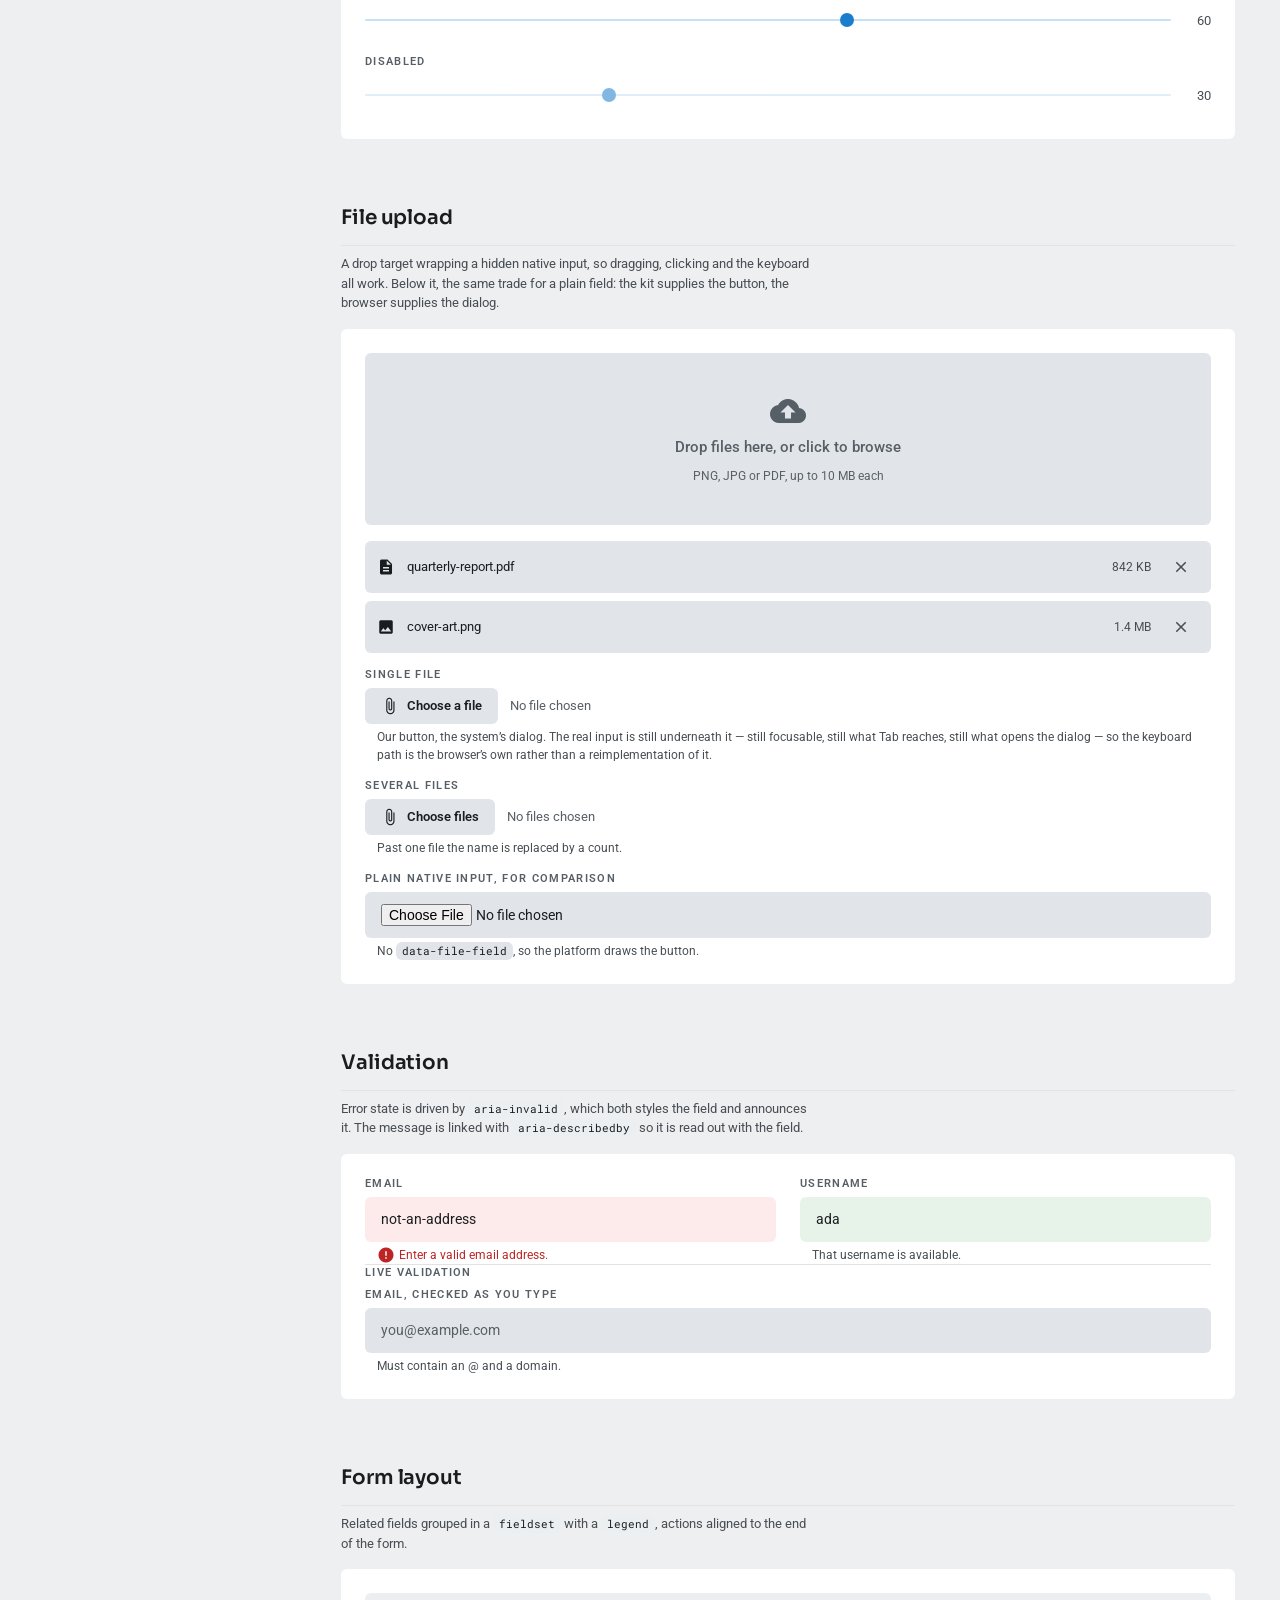
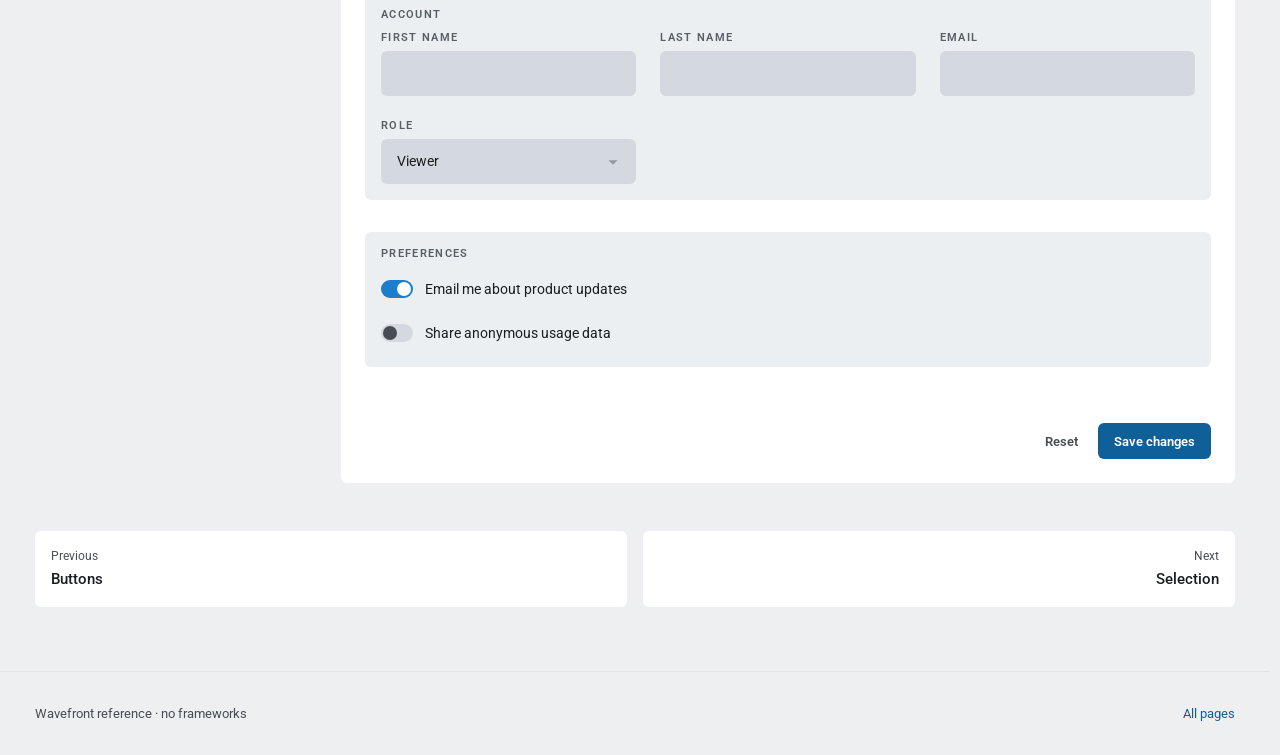
<file: webui/vendored/web-design-wavefront/forms.html>
<!doctype html>
<html lang="en">
<head>
<meta charset="utf-8">
<meta name="viewport" content="width=device-width, initial-scale=1">
<title>Forms — Design Language</title>
<meta name="description" content="Text fields, rich text, selects, sliders, file pickers, formatted inputs, password strength and validation.">
<link rel="icon" href="data:image/svg+xml,%3Csvg xmlns='http://www.w3.org/2000/svg' viewBox='0 0 32 32'%3E%3Crect width='32' height='32' rx='7' fill='%231e2021'/%3E%3Crect x='7' y='8' width='18' height='4' rx='2' fill='%2393999f'/%3E%3Crect x='7' y='14' width='18' height='4' rx='2' fill='%232196f3'/%3E%3Crect x='7' y='20' width='11' height='4' rx='2' fill='%23535c65'/%3E%3C/svg%3E">
<!-- Every face, including the Material Icons placeholder glyph set, is
     self-hosted from assets/fonts and declared in design_language.css.
     The kit makes no network requests to anything it does not ship. -->
<link rel="stylesheet" href="design_language.css">
<script src="design_language.js" defer></script>
</head>
<body class="page">

<a class="skip-link" href="#main">Skip to content</a>

<header class="topbar topbar-dynamic">
  <button class="button button-icon" type="button" data-drawer-open="site-drawer" aria-label="Open navigation">
    <span class="icon">menu</span>
  </button>
  <span class="topbar-title">Forms</span>
  <div class="topbar-actions">
    <button class="button button-icon" type="button" data-theme-toggle data-theme-label aria-pressed="false">
      <span class="icon">dark_mode</span>
    </button>
  </div>
</header>

<aside class="drawer" id="site-drawer" data-open="false" aria-hidden="true" aria-label="Pages">
  <div class="drawer-header">
    <span class="icon text-primary">widgets</span>
    <span class="text-heading-3 grow">Pages</span>
    <button class="button button-icon button-icon-sm" type="button" data-drawer-close aria-label="Close navigation">
      <span class="icon">close</span>
    </button>
  </div>
  <nav class="drawer-body" data-site-nav></nav>
</aside>

<main id="main" class="page-body">

  <section class="page-hero">
    <div class="container">
      <nav aria-label="Breadcrumb">
        <ol class="breadcrumbs">
          <li><a href="index.html">Overview</a></li>
          <li><span aria-current="page">Forms</span></li>
        </ol>
      </nav>
      <h1 class="text-display-3 mt-3">Forms</h1>
      <p class="page-lede mt-4">
        Every text-entry control, with the hint, counter, adornment and validation patterns that go
        around them. All of them are filled and borderless, and all of them answer focus with a step
        up the fill ladder rather than with a ring.
      </p>
    </div>
  </section>

  <div class="container section">
    <div class="grid">

      <nav class="col-3 hide-lg" aria-label="On this page">
        <div class="sticky-top toc" data-scrollspy>
          <p class="demo-label">On this page</p>
          <ul>
            <li><a href="#text">Text fields</a></li>
            <li><a href="#filled">Filled variant</a></li>
            <li><a href="#float">Floating label</a></li>
            <li><a href="#adornments">Adornments</a></li>
            <li><a href="#textarea">Text areas</a></li>
            <li><a href="#editor">Rich text</a></li>
            <li><a href="#password">Password strength</a></li>
            <li><a href="#select">Selects</a></li>
            <li><a href="#search">Search</a></li>
            <li><a href="#types">Input types</a></li>
            <li><a href="#masks">Formatted inputs</a></li>
            <li><a href="#slider">Sliders</a></li>
            <li><a href="#files">File upload</a></li>
            <li><a href="#validation">Validation</a></li>
            <li><a href="#layout">Form layout</a></li>
          </ul>
        </div>
      </nav>

      <div class="col-9 stack" style="gap: var(--space-9);">

        <!-- ================================================ Text fields -->
        <section class="demo" id="text">
          <div class="demo-header"><h2 class="demo-title">Text fields</h2></div>
          <p class="demo-note">
            A field is a block of fill with no border in any state; focus moves it one step brighter rather than drawing a ring around it. Every field pairs a
            <code class="code-inline">label</code> with its control through
            <code class="code-inline">for</code> and <code class="code-inline">id</code>.
          </p>
          <div class="demo-stage">
            <div class="form-grid">
              <div class="field">
                <label class="field-label" for="f-name">Full name</label>
                <input class="input" id="f-name" type="text" placeholder="Ada Lovelace">
              </div>
              <div class="field">
                <label class="field-label" for="f-email">Email</label>
                <input class="input" id="f-email" type="email" placeholder="you@example.com" aria-describedby="f-email-hint">
                <p class="field-hint" id="f-email-hint">We only use this to send receipts.</p>
              </div>
              <div class="field">
                <label class="field-label" for="f-read">Read only</label>
                <input class="input" id="f-read" type="text" value="account-7741-xk" readonly>
              </div>
              <div class="field">
                <label class="field-label" for="f-dis">Disabled</label>
                <input class="input" id="f-dis" type="text" value="Not editable" disabled>
              </div>
              <div class="field">
                <label class="field-label" for="f-req">Required <span class="text-danger" aria-hidden="true">*</span></label>
                <input class="input" id="f-req" type="text" required placeholder="Must be filled in">
              </div>
              <div class="field">
                <label class="field-label" for="f-count">With a counter</label>
                <input class="input" id="f-count" type="text" maxlength="60" data-counter="f-count-out" placeholder="Short summary">
                <div class="field-footer">
                  <p class="field-hint">Appears in search results.</p>
                  <span class="field-counter" id="f-count-out">0 / 60</span>
                </div>
              </div>
            </div>
          </div>
        </section>

        <!-- ============================================ Filled variant -->
        <section class="demo" id="filled">
          <div class="demo-header"><h2 class="demo-title">Filled variant</h2></div>
          <p class="demo-note">
            Every field is filled in this language, so the modifier has nothing left to add and
            renders identically to the base. It stays in the contract because a replacement language
            may well want the distinction back.
          </p>
          <div class="demo-stage">
            <div class="form-grid">
              <div class="field">
                <label class="field-label" for="f-fill1">Project</label>
                <input class="input input-filled" id="f-fill1" type="text" placeholder="Untitled">
              </div>
              <div class="field">
                <label class="field-label" for="f-fill2">Owner</label>
                <select class="select select-filled" id="f-fill2">
                  <option>Ada Lovelace</option>
                  <option>Grace Hopper</option>
                  <option>Alan Turing</option>
                </select>
              </div>
            </div>
          </div>
        </section>

        <!-- ============================================ Floating label -->
        <section class="demo" id="float">
          <div class="demo-header"><h2 class="demo-title">Floating label</h2></div>
          <p class="demo-note">
            The label no longer rises out of the box; it sits above it, like every other field
            label. Floating it means an empty form is a column of boxes whose names vanish the moment
            anyone starts typing, and a half-filled form shows two label positions at once.
          </p>
          <div class="demo-stage">
            <div class="form-grid">
              <div class="field field-float">
                <input class="input" id="f-float1" type="text" placeholder=" ">
                <label class="field-label" for="f-float1">Street address</label>
              </div>
              <div class="field field-float">
                <input class="input" id="f-float2" type="text" placeholder=" " value="Already filled in">
                <label class="field-label" for="f-float2">City</label>
              </div>
            </div>
          </div>
        </section>

        <!-- ================================================= Adornments -->
        <section class="demo" id="adornments">
          <div class="demo-header"><h2 class="demo-title">Adornments</h2></div>
          <p class="demo-note">
            Leading and trailing content shares the field's border, so the whole group lights up on focus.
          </p>
          <div class="demo-stage">
            <div class="form-grid">
              <div class="field">
                <label class="field-label" for="f-price">Price</label>
                <div class="input-group">
                  <span class="input-affix">$</span>
                  <input class="input" id="f-price" type="text" inputmode="decimal" placeholder="0.00">
                  <span class="input-affix">USD</span>
                </div>
              </div>
              <div class="field">
                <label class="field-label" for="f-site">Website</label>
                <div class="input-group">
                  <span class="icon icon-sm">link</span>
                  <input class="input" id="f-site" type="url" placeholder="example.com">
                </div>
              </div>
              <div class="field">
                <label class="field-label" for="f-pass">Password</label>
                <div class="input-group">
                  <span class="icon icon-sm">lock</span>
                  <input class="input" id="f-pass" type="password" value="correcthorsebattery">
                  <button class="button button-icon button-icon-sm" type="button" id="f-pass-toggle" aria-label="Show password">
                    <span class="icon icon-sm">visibility</span>
                  </button>
                </div>
              </div>
              <div class="field">
                <label class="field-label" for="f-clear">Clearable</label>
                <div class="input-group">
                  <input class="input" id="f-clear" type="text" value="Type to replace">
                  <button class="button button-icon button-icon-sm" type="button" aria-label="Clear"
                          onclick="document.getElementById('f-clear').value=''">
                    <span class="icon icon-sm">cancel</span>
                  </button>
                </div>
              </div>
            </div>
          </div>
        </section>

        <!-- ================================================== Text area -->
        <section class="demo" id="textarea">
          <div class="demo-header"><h2 class="demo-title">Text areas</h2></div>
          <p class="demo-note">Fixed, user-resizable, or growing to fit what is typed.</p>
          <div class="demo-stage">
            <div class="form-grid">
              <div class="field">
                <label class="field-label" for="f-note">Resizable</label>
                <textarea class="textarea" id="f-note" rows="3" placeholder="Drag the lower-right corner."></textarea>
              </div>
              <div class="field">
                <label class="field-label" for="f-auto">Grows with content</label>
                <textarea class="textarea textarea-auto" id="f-auto" rows="2" placeholder="Keep typing and the box follows."></textarea>
              </div>
              <div class="field">
                <label class="field-label" for="f-fixed">Fixed height, with a counter</label>
                <textarea class="textarea textarea-fixed" id="f-fixed" rows="4" maxlength="280" data-counter="f-fixed-out" placeholder="Up to 280 characters."></textarea>
                <div class="field-footer">
                  <span class="spacer"></span>
                  <span class="field-counter" id="f-fixed-out">0 / 280</span>
                </div>
              </div>
            </div>
          </div>
        </section>

        <!-- ================================================ Rich text -->
        <section class="demo" id="editor">
          <div class="demo-header"><h2 class="demo-title">Rich text</h2></div>
          <p class="demo-note">
            A <code class="code-inline">.toolbar</code> over a contenteditable surface. Reach for it
            only when the formatting is part of the content — a comment box, an article body. For a
            message or a description, a <code class="code-inline">.textarea</code> is the better
            control: it is a real form field, it is understood by every assistive technology without
            help, and it cannot produce markup nobody asked for.
          </p>
          <div class="demo-stage">
            <div class="editor" data-editor="Article body">
              <div class="toolbar" data-toolbar aria-label="Formatting">
                <div class="toolbar-group">
                  <button class="toolbar-button" type="button" data-command="bold" aria-pressed="false" aria-label="Bold" title="Bold (Ctrl+B)">
                    <span class="icon">format_bold</span>
                  </button>
                  <button class="toolbar-button" type="button" data-command="italic" aria-pressed="false" aria-label="Italic" title="Italic (Ctrl+I)">
                    <span class="icon">format_italic</span>
                  </button>
                  <button class="toolbar-button" type="button" data-command="underline" aria-pressed="false" aria-label="Underline" title="Underline (Ctrl+U)">
                    <span class="icon">format_underlined</span>
                  </button>
                  <button class="toolbar-button" type="button" data-command="strikeThrough" aria-pressed="false" aria-label="Strikethrough">
                    <span class="icon">strikethrough_s</span>
                  </button>
                </div>
                <span class="toolbar-separator" role="separator"></span>
                <div class="toolbar-group">
                  <button class="toolbar-button" type="button" data-command="formatBlock" data-command-value="h2" aria-pressed="false" aria-label="Heading">
                    <span class="icon">title</span>
                  </button>
                  <button class="toolbar-button" type="button" data-command="formatBlock" data-command-value="h3" aria-pressed="false" aria-label="Subheading">
                    <span class="icon">text_fields</span>
                  </button>
                  <button class="toolbar-button" type="button" data-command="formatBlock" data-command-value="blockquote" aria-pressed="false" aria-label="Quotation">
                    <span class="icon">format_quote</span>
                  </button>
                  <button class="toolbar-button" type="button" data-command="formatBlock" data-command-value="pre" aria-pressed="false" aria-label="Code block">
                    <span class="icon">code</span>
                  </button>
                </div>
                <span class="toolbar-separator" role="separator"></span>
                <div class="toolbar-group">
                  <button class="toolbar-button" type="button" data-command="insertUnorderedList" aria-pressed="false" aria-label="Bulleted list">
                    <span class="icon">format_list_bulleted</span>
                  </button>
                  <button class="toolbar-button" type="button" data-command="insertOrderedList" aria-pressed="false" aria-label="Numbered list">
                    <span class="icon">format_list_numbered</span>
                  </button>
                </div>
                <span class="toolbar-separator" role="separator"></span>
                <div class="toolbar-group">
                  <button class="toolbar-button" type="button" data-command="createLink" aria-label="Insert link">
                    <span class="icon">link</span>
                  </button>
                  <button class="toolbar-button" type="button" data-command="unlink" aria-label="Remove link">
                    <span class="icon">link_off</span>
                  </button>
                  <button class="toolbar-button" type="button" data-command="removeFormat" aria-label="Clear formatting">
                    <span class="icon">format_clear</span>
                  </button>
                </div>
              </div>

              <div class="editor-surface" data-placeholder="Write something…"><h2>What the toolbar actually does</h2><p>Select any of this text and press a button. The state of each toggle is read back from the selection, so the strip always describes what is under the caret.</p><ul><li>Lists, headings and quotations are block commands.</li><li><strong>Bold</strong>, <em>italic</em> and <u>underline</u> are inline, and have the usual shortcuts.</li></ul></div>

              <div class="editor-footer">
                <span data-editor-count>0 words</span>
                <span class="spacer grow"></span>
                <span class="text-caption">Paste arrives as plain text</span>
              </div>

              <!-- What the surrounding form actually submits. -->
              <textarea class="visually-hidden" name="body" data-editor-output aria-hidden="true" tabindex="-1"></textarea>
            </div>
          </div>
          <p class="demo-note">
            This strip wraps to a second row rather than collapsing into an overflow menu, which is
            the right trade for a formatting toolbar: every command stays visible and in the same
            place. The two behaviors are alternatives — a wrapping toolbar never overflows, so
            <code class="code-inline">.toolbar-wrap</code> and
            <code class="code-inline">data-toolbar-overflowable</code> are not used together.
          </p>
          <p class="demo-note">
            Two things are worth knowing before shipping this. The formatting goes through
            <code class="code-inline">document.execCommand</code>, which has been deprecated for years
            and is still the only way to apply a command to a selection without shipping a text engine
            — nothing replaced it. And paste is taken as plain text: pasted HTML carries whatever the
            source page had, including styles, classes and event attributes, and sanitising it needs
            a parser and an allow-list that this kit does not ship.
          </p>
          <p class="demo-note">
            The value is mirrored into a hidden <code class="code-inline">textarea</code> marked
            <code class="code-inline">data-editor-output</code>, so the surrounding form submits it
            like any other field.
          </p>
        </section>

        <!-- ========================================== Password strength -->
        <section class="demo" id="password">
          <div class="demo-header"><h2 class="demo-title">Password strength</h2></div>
          <p class="demo-note">
            Four coarse segments and a word, never a percentage. Nothing computed from the characters
            alone can tell a strong password from one sitting in a breach list, and a precise-looking
            score claims an accuracy the estimate does not have.
          </p>
          <div class="demo-stage">
            <div class="form-grid">
              <div class="field">
                <label class="field-label" for="f-new-pass">New password</label>
                <div class="input-group">
                  <span class="icon icon-sm">lock</span>
                  <input class="input" id="f-new-pass" type="password" autocomplete="new-password"
                         aria-describedby="f-new-pass-rules">
                  <button class="button button-icon button-icon-sm" type="button" id="f-new-pass-toggle" aria-label="Show password">
                    <span class="icon icon-sm">visibility</span>
                  </button>
                </div>
                <div class="strength mt-2" data-strength="f-new-pass" data-score="0">
                  <div class="strength-track" aria-hidden="true">
                    <span class="strength-segment"></span>
                    <span class="strength-segment"></span>
                    <span class="strength-segment"></span>
                    <span class="strength-segment"></span>
                  </div>
                  <div class="strength-row">
                    <span class="strength-label"></span>
                    <span class="strength-hint"></span>
                  </div>
                  <ul class="strength-rules" id="f-new-pass-rules">
                    <li class="strength-rule" data-rule="length" data-met="false">
                      <span class="icon">radio_button_unchecked</span> At least 12 characters
                    </li>
                    <li class="strength-rule" data-rule="longer" data-met="false">
                      <span class="icon">radio_button_unchecked</span> 16 or more is better still
                    </li>
                    <li class="strength-rule" data-rule="classes" data-met="false">
                      <span class="icon">radio_button_unchecked</span> Three of: lower, upper, number, symbol
                    </li>
                    <li class="strength-rule" data-rule="varied" data-met="false">
                      <span class="icon">radio_button_unchecked</span> Not one character or pattern repeated
                    </li>
                    <li class="strength-rule" data-rule="uncommon" data-met="false">
                      <span class="icon">radio_button_unchecked</span> Not a commonly used password
                    </li>
                  </ul>
                </div>
              </div>
              <div>
                <p class="demo-label">Why the rules are listed</p>
                <p class="text-body-2 text-muted">
                  A bar on its own only grades. The list is the part that helps someone choose a better
                  password, and it is what the field points at with
                  <code class="code-inline">aria-describedby</code> — the bar itself is
                  <code class="code-inline">aria-hidden</code>, since its meaning is already in the
                  word beside it.
                </p>
                <p class="text-body-2 text-muted mt-4">
                  The rules are deliberately weighted towards length. Four character classes in eight
                  characters is a worse password than six plain words, and a composition rule that
                  demands symbols mostly produces one symbol on the end.
                </p>
              </div>
            </div>
          </div>
        </section>

        <!-- ===================================================== Select -->
        <section class="demo" id="select">
          <div class="demo-header"><h2 class="demo-title">Selects</h2></div>
          <p class="demo-note">
            The native control, restyled. It keeps the platform's own picker on touch devices, which no
            custom listbox matches for usability.
          </p>
          <div class="demo-stage">
            <div class="form-grid">
              <div class="field">
                <label class="field-label" for="f-sel">Country</label>
                <select class="select" id="f-sel">
                  <option value="">Choose one…</option>
                  <option>Australia</option>
                  <option>Brazil</option>
                  <option>Canada</option>
                  <option>Denmark</option>
                </select>
              </div>
              <div class="field">
                <label class="field-label" for="f-selg">Grouped</label>
                <select class="select" id="f-selg">
                  <optgroup label="Fruit">
                    <option>Apple</option><option>Banana</option><option>Cherry</option>
                  </optgroup>
                  <optgroup label="Vegetable">
                    <option>Artichoke</option><option>Beetroot</option><option>Carrot</option>
                  </optgroup>
                </select>
              </div>
              <div class="field">
                <label class="field-label" for="f-selm">Multiple</label>
                <select class="select select-multiple" id="f-selm" multiple size="5">
                  <option selected>Design</option>
                  <option>Engineering</option>
                  <option selected>Research</option>
                  <option>Marketing</option>
                  <option>Support</option>
                </select>
                <p class="field-hint">Hold Ctrl or Cmd to pick more than one.</p>
              </div>
              <div class="field">
                <label class="field-label" for="f-list-input">With suggestions</label>
                <!-- A .combobox, not <input list>. A datalist's dropdown is the browser's own
                     widget: it cannot be styled at all, it renders in the platform's colors
                     beside fields rendered in ours, and in several browsers it is a different
                     shape and font from the .listbox two fields away. The behavior here is the
                     same one the comboboxes on the interactions page use, so a suggestion list
                     looks like every other list of options in the kit. -->
                <div class="combobox" id="f-list" data-combobox data-allow-custom>
                  <input class="input" id="f-list-input" type="text" placeholder="Start typing a language" autocomplete="off">
                  <button class="button button-icon button-icon-sm combobox-toggle" type="button" aria-label="Show suggestions">
                    <span class="icon">arrow_drop_down</span>
                  </button>
                  <div class="combobox-popup">
                    <ul class="listbox" id="f-list-options">
                      <li class="listbox-option" data-value="JavaScript">JavaScript</li>
                      <li class="listbox-option" data-value="Python">Python</li>
                      <li class="listbox-option" data-value="Rust">Rust</li>
                      <li class="listbox-option" data-value="Go">Go</li>
                      <li class="listbox-option" data-value="Swift">Swift</li>
                    </ul>
                    <p class="listbox-empty" hidden>No suggestion matches &mdash; type it anyway.</p>
                  </div>
                </div>
                <p class="field-hint">
                  Suggestions, not a closed set: anything typed is kept whether it matches or not.
                </p>
              </div>
            </div>
          </div>
        </section>

        <!-- ===================================================== Search -->
        <section class="demo" id="search">
          <div class="demo-header"><h2 class="demo-title">Search</h2></div>
          <p class="demo-note">A filled box with room for a leading glyph, answering focus the way every other field does. Not a pill: the capsule is kept for the switch track and the scrollbar thumb, and a pill-shaped search bar beside 6px-cornered controls makes a toolbar look assembled from two kits.</p>
          <div class="demo-stage stack">
            <div class="search">
              <span class="icon">search</span>
              <input type="search" placeholder="Search everything" aria-label="Search">
              <button class="button button-icon button-icon-sm" type="button" aria-label="Filter"><span class="icon icon-sm">tune</span></button>
            </div>
            <div class="search" style="max-width: 320px;">
              <span class="icon">search</span>
              <input type="search" placeholder="Compact" aria-label="Search compact">
            </div>
          </div>
        </section>

        <!-- ================================================ Input types -->
        <section class="demo" id="types">
          <div class="demo-header"><h2 class="demo-title">Input types</h2></div>
          <p class="demo-note">
            The right type gets the right keyboard on touch devices and free validation in every browser.
          </p>
          <p class="demo-note">
            Six of these types come with a <em>picker</em> as well as a keyboard &mdash; a spinner, a
            calendar, a clock, a color dialog &mdash; and the picker is the one surface on a page that
            no token can reach. It is drawn by the browser, in the browser&rsquo;s colors, at the
            browser&rsquo;s sizes, with the browser&rsquo;s radii. In a language built on one set of
            fills that is not a small inconsistency: an operating-system color dialog opening out of a
            dark page is not a quieter version of this kit, it is a different program.
          </p>
          <p class="demo-note">
            <strong>So the kit draws its own, and that is the default.</strong> Add
            <code class="code-inline">data-picker</code> to a native input and the shared script
            replaces the browser&rsquo;s picker with the component further down this page &mdash; the
            stepper, the calendar, the clock, the month grid, the color panel &mdash; keeping the
            input&rsquo;s <code class="code-inline">id</code>, its label, its name and its value.
            Write <code class="code-inline">data-picker="native"</code> to keep the browser&rsquo;s
            instead. That is a real choice rather than a concession: the native date field is the one
            that gets the platform&rsquo;s own keyboard on a phone, the one that is already localized,
            and the one people have muscle memory for. It is set per input, so one form can use the
            kit&rsquo;s calendar for the field it shows off and the system&rsquo;s for the field buried
            in an admin screen. With the script off, every one of these is still a plain semantic
            input and the browser&rsquo;s picker is still there.
          </p>
          <div class="demo-stage">
            <div class="form-grid">
              <div class="field"><label class="field-label" for="t-num">Number</label>
                <input class="input" id="t-num" type="number" min="0" max="100" step="5" value="25" data-picker>
                <p class="field-hint">Our stepper, not the native spinners.</p></div>
              <div class="field"><label class="field-label" for="t-tel">Telephone</label>
                <input class="input" id="t-tel" type="tel" placeholder="+1 555 0100">
                <p class="field-hint">No picker to replace &mdash; just a keyboard.</p></div>
              <div class="field"><label class="field-label" for="t-date">Date</label>
                <input class="input" id="t-date" type="date" value="2026-10-06" data-picker>
                <p class="field-hint">Our calendar.</p></div>
              <div class="field"><label class="field-label" for="t-time">Time</label>
                <input class="input" id="t-time" type="time" value="09:30" step="900" data-picker>
                <p class="field-hint">Our clock columns.</p></div>
              <div class="field"><label class="field-label" for="t-dt">Date and time</label>
                <input class="input" id="t-dt" type="datetime-local" value="2026-10-06T09:30" data-picker>
                <p class="field-hint">Both panels, one value.</p></div>
              <div class="field"><label class="field-label" for="t-month">Month</label>
                <input class="input" id="t-month" type="month" value="2026-10" data-picker>
                <p class="field-hint">A year with twelve cells in it.</p></div>
              <div class="field"><label class="field-label" for="t-color">Color</label>
                <input class="input" id="t-color" type="color" value="#2196f3" data-picker>
                <p class="field-hint">Sliders, a hex box and the kit&rsquo;s own palette.</p></div>
              <div class="field"><label class="field-label" for="t-week">Week</label>
                <input class="input" id="t-week" type="week" value="2026-W41" data-picker="native">
                <p class="field-hint">
                  Passed through on purpose. ISO week numbering has its own year boundaries, and a
                  picker for it that is merely plausible is worse than the browser&rsquo;s, which is at
                  least correct. It gets a component when it gets the week math.
                </p></div>
              <div class="field"><label class="field-label" for="t-url">URL</label>
                <input class="input" id="t-url" type="url" placeholder="https://example.com">
                <p class="field-hint">No picker to replace.</p></div>
            </div>

            <hr class="divider mt-6 mb-5">
            <p class="demo-label">Opted out, for comparison</p>
            <p class="demo-note mt-0">
              The same four types with <code class="code-inline">data-picker="native"</code>. This row
              is what the whole section used to look like, and it is the fastest way to see why the
              default went the other way.
            </p>
            <div class="form-grid">
              <div class="field"><label class="field-label" for="n-num">Number</label>
                <input class="input" id="n-num" type="number" min="0" max="100" step="5" value="25" data-picker="native"></div>
              <div class="field"><label class="field-label" for="n-date">Date</label>
                <input class="input" id="n-date" type="date" value="2026-10-06" data-picker="native"></div>
              <div class="field"><label class="field-label" for="n-time">Time</label>
                <input class="input" id="n-time" type="time" value="09:30" data-picker="native"></div>
              <div class="field"><label class="field-label" for="n-color">Color</label>
                <input class="color-input" id="n-color" type="color" value="#2196f3" data-picker="native"></div>
            </div>
          </div>
        </section>

        <!-- ========================================== Formatted inputs -->
        <section class="demo" id="masks">
          <div class="demo-header"><h2 class="demo-title">Formatted inputs</h2></div>
          <p class="demo-note">
            Fields that reshape what is typed: a card number into groups of four, an amount with
            thousands separators. The mask is presentation and nothing more — it never validates.
            Whether a card number is real is a question for a checksum and a payment processor, not
            for a regular expression.
          </p>
          <div class="demo-stage">
            <div class="form-grid">
              <div class="field">
                <label class="field-label" for="m-card">Card number</label>
                <div class="input-group">
                  <span class="icon icon-sm">credit_card</span>
                  <input class="input" id="m-card" type="text" autocomplete="cc-number"
                         data-mask="card" data-mask-brand="m-card-brand" placeholder="4242 4242 4242 4242">
                  <span class="card-brand" id="m-card-brand" aria-live="polite"></span>
                </div>
                <p class="field-hint">Grouping follows the brand: four-four-four-four, or four-six-five for Amex.</p>
              </div>

              <div class="field">
                <label class="field-label" for="m-expiry">Expiry</label>
                <input class="input" id="m-expiry" type="text" autocomplete="cc-exp"
                       data-mask="expiry" placeholder="MM/YY">
              </div>

              <div class="field">
                <label class="field-label" for="m-phone">Phone</label>
                <input class="input" id="m-phone" type="tel" autocomplete="tel"
                       data-mask="phone" placeholder="(555) 010-9876">
                <p class="field-hint">North American grouping, as an example — see the warning below.</p>
              </div>

              <div class="field">
                <label class="field-label" for="m-amount">Amount</label>
                <div class="input-group">
                  <span class="input-affix">$</span>
                  <input class="input input-numeric" id="m-amount" type="text"
                         data-mask="currency" placeholder="1,250.00">
                </div>
              </div>
            </div>
          </div>
          <p class="demo-note">
            Type into the middle of a value and the caret stays where it was. That is the whole
            difficulty with a mask: reformatting replaces the value, and the naive version sends the
            caret to the end, which makes correcting a digit in the middle impossible. The script
            counts the digits before the caret, rebuilds the value, then puts the caret back after
            the same number of digits.
          </p>
          <div class="alert alert-warning mt-5">
            <span class="icon">warning</span>
            <div class="alert-body">
              <strong class="alert-title">Do not mask an international phone number</strong>
                There is no format that fits every country, and forcing one makes valid numbers
                impossible to enter. A field that has to accept numbers from anywhere should take
                <code class="code-inline">type="tel"</code>, an
                <code class="code-inline">autocomplete</code> hint and nothing else. The same caution
                applies to postcodes, names and addresses.
            </div>
          </div>
        </section>

        <!-- ==================================================== Sliders -->
        <section class="demo" id="slider">
          <div class="demo-header"><h2 class="demo-title">Sliders</h2></div>
          <p class="demo-note">
            For values where the approximate position matters more than the exact figure. Pair with a
            readout so the exact figure is still available.
          </p>
          <div class="demo-stage stack">
            <div class="field">
              <label class="field-label" for="s-vol">Volume</label>
              <div class="slider-row">
                <span class="icon text-muted">volume_down</span>
                <input class="slider" id="s-vol" type="range" min="0" max="100" value="40">
                <span class="slider-value" data-slider-output="s-vol" data-suffix="%">40%</span>
              </div>
            </div>
            <div class="field">
              <label class="field-label" for="s-step">Stepped, every 10</label>
              <div class="slider-row">
                <input class="slider" id="s-step" type="range" min="0" max="100" step="10" value="60" list="s-ticks">
                <span class="slider-value" data-slider-output="s-step">60</span>
              </div>
              <datalist id="s-ticks">
                <option value="0"></option><option value="20"></option><option value="40"></option>
                <option value="60"></option><option value="80"></option><option value="100"></option>
              </datalist>
            </div>
            <div class="field">
              <label class="field-label" for="s-dis">Disabled</label>
              <div class="slider-row">
                <input class="slider" id="s-dis" type="range" min="0" max="100" value="30" disabled>
                <span class="slider-value">30</span>
              </div>
            </div>
          </div>
        </section>

        <!-- ================================================ File upload -->
        <section class="demo" id="files">
          <div class="demo-header"><h2 class="demo-title">File upload</h2></div>
          <p class="demo-note">
            A drop target wrapping a hidden native input, so dragging, clicking and the keyboard all
            work. Below it, the same trade for a plain field: the kit supplies the button, the browser
            supplies the dialog.
          </p>
          <div class="demo-stage stack">
            <div class="file-drop" data-file-list="upload-list" tabindex="0" role="button" aria-label="Choose files">
              <span class="icon icon-lg">cloud_upload</span>
              <span class="text-subtitle">Drop files here, or click to browse</span>
              <span class="text-caption">PNG, JPG or PDF, up to 10 MB each</span>
              <input type="file" multiple class="visually-hidden" id="upload-input">
            </div>
            <div class="file-list" id="upload-list">
              <div class="file-item">
                <span class="icon icon-sm">description</span>
                <span class="grow text-truncate">quarterly-report.pdf</span>
                <span class="text-caption text-muted">842 KB</span>
                <button class="button button-icon button-icon-sm" type="button" aria-label="Remove" data-dismiss=".file-item">
                  <span class="icon icon-sm">close</span>
                </button>
              </div>
              <div class="file-item">
                <span class="icon icon-sm">image</span>
                <span class="grow text-truncate">cover-art.png</span>
                <span class="text-caption text-muted">1.4 MB</span>
                <button class="button button-icon button-icon-sm" type="button" aria-label="Remove" data-dismiss=".file-item">
                  <span class="icon icon-sm">close</span>
                </button>
              </div>
            </div>
            <div class="field">
              <label class="field-label" for="f-single">Single file</label>
              <!-- The native file DIALOG is kept, and deliberately: a page cannot read the
                   filesystem, must not be able to, and the dialog belongs to the browser for the
                   same reason the password manager does. What gets replaced is the "Browse..."
                   button in front of it, which the platform draws in its own style, at whatever
                   width the word happens to be in the current locale, and which is the one
                   control on a form that cannot be made to match the one beside it. -->
              <input type="file" id="f-single" data-file-field data-file-label="Choose a file">
              <p class="field-hint">
                Our button, the system&rsquo;s dialog. The real input is still underneath it &mdash;
                still focusable, still what Tab reaches, still what opens the dialog &mdash; so the
                keyboard path is the browser&rsquo;s own rather than a reimplementation of it.
              </p>
            </div>
            <div class="field">
              <label class="field-label" for="f-many">Several files</label>
              <input type="file" id="f-many" multiple data-file-field data-file-label="Choose files">
              <p class="field-hint">Past one file the name is replaced by a count.</p>
            </div>
            <div class="field">
              <label class="field-label" for="f-native">Plain native input, for comparison</label>
              <input class="input" id="f-native" type="file">
              <p class="field-hint">No <code class="code-inline">data-file-field</code>, so the platform draws the button.</p>
            </div>
          </div>
        </section>

        <!-- ================================================= Validation -->
        <section class="demo" id="validation">
          <div class="demo-header"><h2 class="demo-title">Validation</h2></div>
          <p class="demo-note">
            Error state is driven by <code class="code-inline">aria-invalid</code>, which both styles the
            field and announces it. The message is linked with
            <code class="code-inline">aria-describedby</code> so it is read out with the field.
          </p>
          <div class="demo-stage">
            <div class="form-grid">
              <div class="field">
                <label class="field-label" for="v-err">Email</label>
                <input class="input" id="v-err" type="email" value="not-an-address" aria-invalid="true" aria-describedby="v-err-msg">
                <p class="field-error" id="v-err-msg"><span class="icon icon-sm">error</span> Enter a valid email address.</p>
              </div>
              <div class="field">
                <label class="field-label" for="v-ok">Username</label>
                <input class="input is-valid" id="v-ok" type="text" value="ada" aria-describedby="v-ok-msg">
                <p class="field-hint text-success" id="v-ok-msg">That username is available.</p>
              </div>
            </div>
            <hr class="divider mt-5 mb-4">
            <p class="demo-label">Live validation</p>
            <form class="form-grid" id="live-form" novalidate>
              <div class="field">
                <label class="field-label" for="v-live">Email, checked as you type</label>
                <input class="input" id="v-live" type="email" placeholder="you@example.com" aria-describedby="v-live-msg">
                <p class="field-hint" id="v-live-msg">Must contain an @ and a domain.</p>
              </div>
            </form>
          </div>
        </section>

        <!-- ================================================ Form layout -->
        <section class="demo" id="layout">
          <div class="demo-header"><h2 class="demo-title">Form layout</h2></div>
          <p class="demo-note">
            Related fields grouped in a <code class="code-inline">fieldset</code> with a
            <code class="code-inline">legend</code>, actions aligned to the end of the form.
          </p>
          <div class="demo-stage">
            <form class="stack-lg stack" onsubmit="event.preventDefault(); UI.toast('Form submitted', { variant: 'success' });">
              <fieldset class="fieldset">
                <legend>Account</legend>
                <div class="form-grid">
                  <div class="field">
                    <label class="field-label" for="a-first">First name</label>
                    <input class="input" id="a-first" type="text" autocomplete="given-name">
                  </div>
                  <div class="field">
                    <label class="field-label" for="a-last">Last name</label>
                    <input class="input" id="a-last" type="text" autocomplete="family-name">
                  </div>
                  <div class="field">
                    <label class="field-label" for="a-mail">Email</label>
                    <input class="input" id="a-mail" type="email" autocomplete="email">
                  </div>
                  <div class="field">
                    <label class="field-label" for="a-role">Role</label>
                    <select class="select" id="a-role">
                      <option>Viewer</option><option>Editor</option><option>Administrator</option>
                    </select>
                  </div>
                </div>
              </fieldset>

              <fieldset class="fieldset">
                <legend>Preferences</legend>
                <div class="stack-sm stack">
                  <label class="switch">
                    <input type="checkbox" checked>
                    <span class="switch-track"><span class="switch-thumb"></span></span>
                    <span>Email me about product updates</span>
                  </label>
                  <label class="switch">
                    <input type="checkbox">
                    <span class="switch-track"><span class="switch-thumb"></span></span>
                    <span>Share anonymous usage data</span>
                  </label>
                </div>
              </fieldset>

              <div class="form-actions">
                <button class="button button-text" type="reset">Reset</button>
                <button class="button button-filled" type="submit">Save changes</button>
              </div>
            </form>
          </div>
        </section>

      </div>
    </div>

    <nav class="pager mt-8" data-pager aria-label="Page navigation"></nav>
  </div>
</main>

<footer class="page-footer">
  <div class="container row justify-between">
    <span>Wavefront reference · no frameworks</span>
    <a class="link" href="index.html">All pages</a>
  </div>
</footer>

<script>
/* Page-local demos. The shared script is deferred, so UI only exists once the
   document has been parsed — everything here waits for that. */
document.addEventListener('DOMContentLoaded', function () {

  /* Reveal / hide the password, keeping the button's label in step. */
  [['f-pass-toggle', 'f-pass'], ['f-new-pass-toggle', 'f-new-pass']].forEach(function (pair) {
    var toggle = document.getElementById(pair[0]);
    var field = document.getElementById(pair[1]);
    if (!toggle || !field) return;
    toggle.addEventListener('click', function () {
      var hidden = field.type === 'password';
      field.type = hidden ? 'text' : 'password';
      toggle.setAttribute('aria-label', hidden ? 'Hide password' : 'Show password');
      toggle.querySelector('.icon').textContent = hidden ? 'visibility_off' : 'visibility';
    });
  });

  /* Validate on each keystroke once the field has something in it. */
  (function () {
    var input = document.getElementById('v-live');
    var message = document.getElementById('v-live-msg');
    input.addEventListener('input', function () {
      if (!input.value) {
        input.removeAttribute('aria-invalid');
        message.className = 'field-hint';
        message.textContent = 'Must contain an @ and a domain.';
        return;
      }
      var valid = input.checkValidity();
      input.setAttribute('aria-invalid', String(!valid));
      message.className = valid ? 'field-hint text-success' : 'field-error';
      message.textContent = valid ? 'Looks good.' : 'That is not a valid email address yet.';
    });
  })();

});
</script>

</body>
</html>
</file>
<file: webui/vendored/web-design-wavefront/design_language.css>
/* ============================================================================
   DESIGN LANGUAGE — Wavefront
   ----------------------------------------------------------------------------
   This file is the only place the visual language is defined. Pages and the
   shared script reference generic, language-agnostic names (.button, .card,
   .field, .toast ...) so this file can be swapped wholesale for another design
   language without editing any markup.

   THE LANGUAGE IN ONE PARAGRAPH
     Flat surfaces separated by FILL, not by outlines. One accent, spent only
     on the primary action and on "this one is active" — never as decoration.
     Hover and focus are answered by a shift in background, never by a border
     appearing, a shadow growing or an element changing size. Shadow is
     reserved for things that genuinely float above the page: the drawer, a
     menu, a dialog, a toast. Hairlines exist but are rare. No gradients, no
     glow, no grow-on-hover, no ink ripples. Radii are moderate, and the type
     is small, dense and untracked.

     The practical test for any new rule: if it adds a border, a shadow or a
     transform where a change of background would do, it is wrong.

   SECTIONS
     01  Tokens — dark (the reference theme)
     02  Tokens — light
     03  Reset and base
     04  Typography
     05  Layout: container, grid, stack, utilities
     06  Surfaces: card, panel, sheet, divider, elevation
     07  Buttons and button groups
     08  Fields and inputs
     09  Selection controls
     10  Navigation
     11  Lists and tables
     12  Feedback: dialog, toast, tooltip, progress, banner, skeleton
     13  Data display: chip, badge, avatar, stat, timeline, tree, meter
     14  Media
     15  Content and long-form
     16  Overlays and pickers: popover, combobox, calendar, rating, sortable
     17  Application patterns: settings, dashboard, chat, auth, errors
     18  Marketing blocks: hero, features, pricing, testimonials, CTA
     19  Showcase chrome (the demo pages themselves)
     20  Print, reduced motion, forced colors
     21  Right-to-left
   ========================================================================= */

/* --- Self-hosted faces ---------------------------------------------------- */
/* Three files, variable weight axes, swap display. Self-hosted rather than
   fetched so the kit renders identically offline and nothing blocks on a
   third-party origin. */
@font-face {
  font-family: 'Sora';
  font-style: normal;
  font-weight: 400 700;
  font-display: swap;
  src: url('assets/fonts/Sora.woff2') format('woff2');
}
@font-face {
  font-family: 'Roboto';
  font-style: normal;
  font-weight: 400 700;
  font-display: swap;
  src: url('assets/fonts/Roboto.woff2') format('woff2');
}
@font-face {
  font-family: 'Roboto Mono';
  font-style: normal;
  font-weight: 400 500;
  font-display: swap;
  src: url('assets/fonts/RobotoMono.woff2') format('woff2');
}
/* Material Icons is a placeholder glyph set, self-hosted like the text faces
   so that the kit never reaches for a third-party host. See ICONS.txt. */
@font-face {
  font-family: 'Material Icons';
  font-style: normal;
  font-weight: 400;
  font-display: block;
  src: url('assets/fonts/MaterialIcons.woff2') format('woff2');
}

/* ======================================================== 01 Tokens — dark */
/* Dark is the reference theme: these are the values the language was designed
   against, and the light block below is derived from them rather than the
   other way round. It is declared on :root so dark is what a page gets before
   any preference is read; 02 overrides it for an explicit light choice or a
   light OS preference. */
:root {
  /* Accent ramp ----------------------------------------------------------- */
  /* One hue, five steps. -50 is the accent proper; -40 is the lighter step a
     filled control moves to on hover, and the step accent TEXT is set in (the
     -50 is a shade too dim against a dark ground to read comfortably); -70 is
     the pressed step, and the one fill quiet enough to sit behind a letter
     avatar; -10 is the tint that marks an item as active. */
  --accent-10: #0f2a3f;
  --accent-40: #54aef6;
  --accent-50: #2196f3;
  --accent-55: #0b76cb;
  --accent-60: #1b7ecc;
  --accent-70: #1565a5;

  /* Neutral ramp ---------------------------------------------------------- */
  /* Cool grays. These carry avatars, scrollbar thumbs and anything that has
     to be a distinct block of color without borrowing the accent. */
  --neutral-40: #737b82;
  --neutral-50: #535c65;
  --neutral-60: #454d54;
  --neutral-70: #32373d;

  /* Brand ----------------------------------------------------------------- */
  --color-primary:          var(--accent-50);
  --color-primary-hover:    var(--accent-40);
  --color-primary-strong:   var(--accent-70);
  --color-primary-soft:     var(--accent-10);
  --color-primary-text:     var(--accent-40);
  --color-on-primary:       #ffffff;

  /* The accent splits in two, and the reason is contrast.
     --color-primary is the identity: the exact blue, spent on everything that
     carries no text — a focus ring, a switch that is on, a progress fill, a
     tab indicator, a slider thumb. Non-text UI needs 3:1 and it clears that
     comfortably.
     --color-primary-ground is for the places text sits ON the accent: the
     filled button, the floating action button, a badge, the selected day in a
     calendar. White on the identity blue is 3.1:1, which fails AA for body
     text, so those use the same hue two rungs down, where white reaches
     4.7:1. The two read as the same color at a glance, which is the point:
     the brand survives and the label is legible. Set both to --accent-50 to
     get the reference exactly, and accept the failure knowingly. */
  --color-primary-ground:   var(--accent-55);

  /* "Secondary" is deliberately not a second hue. The language spends one
     accent and no more, so the secondary voice is the neutral ramp: a quiet
     gray control that reads as subordinate without introducing a color that
     would compete with the accent for meaning. */
  --color-secondary:        #b8bcc0;
  --color-secondary-strong: #dfe1e5;
  --color-secondary-hover:  #d2d5d9;
  --color-secondary-soft:   #2b2f31;
  --color-on-secondary:     #181a1b;

  /* The "neutral" filled button paints itself in the foreground color, so it
     is the one fill that cannot be derived from a hue ramp. Both of its
     states are stated outright: a dark theme's near-white fill goes to pure
     white on hover, and the press shade below darkens it from there. */
  --color-neutral-hover:    #ffffff;

  /* Status ---------------------------------------------------------------- */
  /* Four hues beyond the accent, and they appear as TINTS — a 13% wash of the
     hue, carrying the hue itself as text — not as saturated fills. A solid
     status block would outshout the one accent. */
  --color-danger:       #e57373;
  /* Near-black, not white. The dark theme states its status hues light so
     they read as TEXT on a dark ground, which is how they are spent almost
     everywhere — but that same lightness means white on top of one is 3:1.
     Where the hue becomes a fill, the label has to go the other way. */
  --color-on-danger:    #1a1011;
  --color-danger-soft:  rgba(229, 115, 115, .13);
  /* The brighter step a filled status control moves to on hover. These exist
     for the same reason --accent-40 does: a filled control answers hover by
     moving along its own ramp to a clean color, not by muddying itself with a
     wash. Without them the filled intents had no hover of their own and were
     left washing white over a saturated hue, which at 8% is not a state
     anyone can see. */
  --color-danger-hover:  #f09494;
  --color-warning:      #ffb74d;
  --color-on-warning:   #181a1b;
  --color-warning-soft: rgba(255, 183, 77, .13);
  --color-warning-hover: #ffcc80;
  /* Text on the soft fill. In dark, the hue clears 4.5:1 on its own 13% wash,
     so unlike a light theme this needs no separate darkened step — but it
     stays a token because the light block does need one. */
  --color-on-warning-soft: #ffb74d;
  --color-success:      #81c784;
  --color-on-success:   #101611;
  --color-success-soft: rgba(129, 199, 132, .13);
  --color-success-hover: #a3dba6;
  --color-info:         var(--accent-40);
  --color-on-info:      #ffffff;
  --color-info-soft:    var(--accent-10);

  /* Neutrals — the elevation ladder --------------------------------------- */
  /* Read these as a ladder of FILLS, because fill is how this language
     separates one plane from another. The ordering is deliberate and is the
     thing most likely to look like a mistake: a card is DARKER than the page
     it sits on, not lighter. Depth here is distance from the viewer rather
     than distance from a light source, and the page is the near plane.

       background      the page
       surface         a card, a panel, a list — one step back from the page
       surface-sunken  a field, a menu, anything raised back off a card
       surface-hover   the same, one step brighter: hover, focus, selection

     "Sunken" is a name inherited from the class contract; in this language it
     is the raised step. The value is what matters: it is where an input sits,
     and surface-hover is where that input goes when you focus it. */
  --color-background:       #1e2021;

  /* The four rungs, as fixed values that are never reassigned. The named
     tokens below point at them, and it is the NAMES that get re-based inside
     a container (see "the relative ladder" at the end of this block) — which
     is only possible because the rungs themselves stay put. */
  --step-1: #181a1b;
  --step-2: #232628;
  --step-3: #2b2f31;
  --step-4: #363b3e;

  --color-surface:          var(--step-1);
  --color-surface-sunken:   var(--step-2);
  --color-surface-hover:    var(--step-3);
  --color-surface-raised:   var(--step-2);

  /* Foreground ------------------------------------------------------------ */
  /* Solid values, not alphas: a translucent foreground picks up whichever of
     the four fills happens to be behind it, so one "muted" label came out as
     four different grays across a single page. */
  --color-on-background:    #dfe1e5;
  --color-on-surface:       #dfe1e5;
  --color-on-surface-muted: #b8bcc0;
  /* Lifted from the reference #93999f so that it still clears 4.5:1 on the
     TOP rung of the ladder, not just on the page. Tertiary text ends up on
     step 4 more often than it looks — any hovered row inside a card. */
  --color-on-surface-faint: #a0a6ac;

  /* Hairlines — rare: dividers, a grouping box, a focus ring --------------- */
  --color-divider:       #2a2d30;
  --color-border:        #2a2d30;
  --color-border-strong: #32373d;
  --color-border-loud:   #424a51;
  --color-scrim:         rgba(0, 0, 0, .60);

  /* Channel forms, for composing translucent state layers ----------------- */
  --rgb-on-surface: 223, 225, 229;
  --rgb-primary:    33, 150, 243;
  --rgb-surface:    24, 26, 27;

  /* Interaction state opacities ------------------------------------------- */
  /* Composed against --rgb-on-surface, so .08 / .14 here are exactly the
     white overlays the language uses for hover and press on a dark ground. */
  --state-hover:            .08;
  --state-focus:            .12;
  --state-pressed:          .14;
  /* Press is a SHADE, not a wash of the foreground, and it is the one state
     whose direction never changes with the theme: every pressed control in
     this language gets darker. See the note above .button:active::before for
     why that is a hard rule rather than a per-variant judgement. On a dark
     ground the surrounding washes are lifting the control, so the shade has
     to be strong enough to unmistakably reverse that. */
  --state-press-shade:      .26;
  --state-selected:         .14;
  --state-disabled-content: .45;
  --state-disabled-surface: .10;
  /* A disabled control fades rather than recoloring: against these fills a
     "disabled gray" is not distinguishable from an enabled one. */
  --opacity-disabled: .55;

  /* Typography ------------------------------------------------------------ */
  /* Two faces doing two jobs. Sora sets anything that NAMES a thing — page
     titles, card titles, section headings, a brand mark, the figure that is
     the point of its tile. Roboto sets everything that is read rather than
     scanned. Mixing them inside one line is the thing to avoid. */
  --font-sans:    'Roboto', ui-sans-serif, system-ui, -apple-system, 'Segoe UI', Helvetica, Arial, sans-serif;
  --font-display: 'Sora', ui-sans-serif, system-ui, -apple-system, 'Segoe UI', Helvetica, Arial, sans-serif;
  --font-mono:    'Roboto Mono', ui-monospace, SFMono-Regular, Menlo, Consolas, monospace;
  --font-brand:   var(--font-display);

  --weight-light:   400;
  --weight-regular: 400;
  --weight-medium:  500;
  --weight-semi:    600;
  --weight-bold:    700;

  /* The scale is small and dense: 14px is the body, and the step from one
     size to the next is often a single pixel. Hierarchy is carried by weight,
     and by which FACE a line is set in, far more than by size — 16px Sora
     semibold over 14px Roboto is the commonest pairing in the language, and
     the size difference between them is almost nothing.

     Tracking is zero everywhere but the overline. Letter-spaced body copy is
     a Material signature, and reading it back at 13px is most of what made
     the previous language unmistakable. */
  --type-display-1-size: 4rem;      --type-display-1-line: 1;    --type-display-1-track: -.02em;  --type-display-1-weight: 700;
  --type-display-2-size: 2.75rem;   --type-display-2-line: 1.1;  --type-display-2-track: -.02em;  --type-display-2-weight: 700;
  --type-display-3-size: 2rem;      --type-display-3-line: 1.18; --type-display-3-track: -.015em; --type-display-3-weight: 600;
  --type-heading-1-size: 1.5rem;    --type-heading-1-line: 1.2;  --type-heading-1-track: -.01em;  --type-heading-1-weight: 600;
  --type-heading-2-size: 1.25rem;   --type-heading-2-line: 1.3;  --type-heading-2-track: -.005em; --type-heading-2-weight: 600;
  --type-heading-3-size: 1rem;      --type-heading-3-line: 1.35; --type-heading-3-track: 0;       --type-heading-3-weight: 600;
  --type-subtitle-size:  .9375rem;  --type-subtitle-line:  1.45; --type-subtitle-track:  0;       --type-subtitle-weight: 500;
  --type-subtitle-2-size: .875rem;  --type-subtitle-2-line: 1.4; --type-subtitle-2-track: 0;      --type-subtitle-2-weight: 500;
  --type-body-size:      .875rem;   --type-body-line:      1.5;  --type-body-track:      0;       --type-body-weight: 400;
  --type-body-2-size:    .8125rem;  --type-body-2-line:    1.5;  --type-body-2-track:    0;       --type-body-2-weight: 400;
  --type-label-size:     .8125rem;  --type-label-line:     1;    --type-label-track:     0;       --type-label-weight: 600;
  --type-caption-size:   .75rem;    --type-caption-line:   1.5;  --type-caption-track:   0;       --type-caption-weight: 400;
  --type-overline-size:  .6875rem;  --type-overline-line:  1;    --type-overline-track:  .12em;   --type-overline-weight: 600;

  /* Button labels are sentence case. Uppercasing costs the word shape a
     reader matches on, and at 13px it costs legibility too. The overline
     keeps its caps: it labels a block rather than being read as words. */
  --type-label-transform:    none;
  --type-overline-transform: uppercase;

  /* Shape ------------------------------------------------------------------ */
  /* ONE radius, and it is 6px. The scale used to climb 4 → 16, which meant the
     corner an element got depended on how big the element was: a card was
     visibly rounder than the button sitting inside it, a chip visibly sharper
     than the field beside it. Nobody asked for a size-dependent corner, and
     it is the first thing the eye catches when two of them meet. Every
     rectangle in the language now gets the same corner at every size.

     The whole xs/sm/md/lg/xl ramp is kept so the token contract still
     resolves, the same way the elevation ramp collapses onto three shadows:
     there is no second roundness for the in-between steps to describe. Two
     exceptions survive, both because the shape is the point rather than a
     finish — the capsule, for the two things that genuinely are capsules (a
     switch track and a scrollbar thumb), and the circle, for avatars and
     dots. */
  --radius-none:   0;
  --radius-xs:     6px;
  --radius-sm:     6px;
  --radius-md:     6px;
  --radius-lg:     6px;
  --radius-xl:     6px;
  --radius-pill:   999px;
  --radius-circle: 50%;

  --border-width:        1px;
  --border-width-strong: 2px;

  /* Elevation --------------------------------------------------------------- */
  /* Two real shadows and a deep one, spent only on things that float clear of
     the page: the drawer, a menu, a dialog, a toast, a sheet. A resting card
     gets none — that is what the fill ladder is for. The full
     0/1/2/3/4/6/8/12/16/24 ramp is kept so the class contract still resolves,
     but it collapses onto those three: there is nothing between "sitting on
     the page" and "floating above it" for the in-between steps to describe. */
  --shadow-0:  none;
  --shadow-1:  0 1px 2px rgba(0,0,0,.5), 0 2px 8px rgba(0,0,0,.35);
  --shadow-2:  var(--shadow-1);
  --shadow-3:  var(--shadow-1);
  --shadow-4:  0 2px 8px rgba(0,0,0,.55), 0 4px 16px rgba(0,0,0,.4);
  --shadow-6:  var(--shadow-4);
  --shadow-8:  var(--shadow-4);
  --shadow-12: 0 4px 16px rgba(0,0,0,.6), 0 12px 36px rgba(0,0,0,.5);
  --shadow-16: var(--shadow-12);
  --shadow-24: var(--shadow-12);

  /* Spacing — 8pt grid ------------------------------------------------------ */
  --space-0:  0;
  --space-1:  4px;
  --space-2:  8px;
  --space-3:  12px;
  --space-4:  16px;
  --space-5:  24px;
  --space-6:  32px;
  --space-7:  40px;
  --space-8:  48px;
  --space-9:  64px;
  --space-10: 80px;
  --space-11: 96px;

  /* Sizing ------------------------------------------------------------------ */
  /* 36px is the control height the whole language is built around: buttons,
     chips, selects and the segmented group all land on it, so a row of mixed
     controls lines up without anyone measuring. 42px is the one taller box,
     for a field that is the point of its row. */
  --size-control:          36px;
  --size-control-sm:       28px;
  --size-control-lg:       42px;
  --size-touch:            40px;
  --size-icon:             22px;
  --size-icon-sm:          18px;
  --size-icon-lg:          36px;
  --size-topbar:           56px;
  --size-topbar-compact:   48px;
  --size-drawer:           264px;
  --size-rail:             80px;
  --size-container:        1240px;
  --size-container-narrow: 720px;
  --size-container-wide:   1640px;
  --size-readable:         68ch;
  --size-gutter:           20px;

  /* Motion ------------------------------------------------------------------ */
  /* One curve does nearly all of it, and it is fast. Motion here confirms
     that something happened; it is never the thing you look at. */
  --ease-standard:   cubic-bezier(.2, .8, .2, 1);
  --ease-decelerate: cubic-bezier(0, 0, .2, 1);
  --ease-accelerate: cubic-bezier(.4, 0, 1, 1);
  --ease-sharp:      cubic-bezier(.4, 0, .6, 1);

  --duration-instant: 80ms;
  --duration-fast:    120ms;
  --duration-base:    160ms;
  --duration-slow:    240ms;
  --duration-slower:  320ms;

  /* Stacking ----------------------------------------------------------------- */
  --layer-base:    0;
  --layer-raised:  1;
  --layer-sticky:  100;
  --layer-drawer:  200;
  --layer-topbar:  300;
  --layer-overlay: 400;
  --layer-dialog:  500;
  --layer-toast:   600;
  /* A row held by the pointer clears every surface it could have been
     dragged out of, a dialog included, because it is the one thing on screen
     the pointer is literally holding. */
  --layer-drag:    650;
  --layer-tooltip: 700;
  /* The scrollbar is drawn rather than native, so it has to be placed in this
     scale by hand. --layer-scrollbar is a scroller's own bar: above a sticky
     table header, which is the one thing inside a scroller that would
     otherwise paint over it. The page's bar clears the topbar as well, but
     deliberately stays under the scrim — once a dialog has locked the
     document there is nothing left for that bar to scroll, and a bar left
     bright over a dimmed page reads as a control that still works. */
  --layer-scrollbar:      150;
  --layer-scrollbar-page: 350;

  /* Scrollbars -------------------------------------------------------------- */
  /* --scrollbar-size is the gutter reserved for the bar, and is exactly the
     width the native bar used to take, so that replacing it reflows nothing.
     The thumb is drawn narrower than that gutter on purpose: one that fills
     it edge to edge reads as a painted border down the side of the scroller
     rather than as something that moves. --scrollbar-min-thumb keeps it
     grabbable in a very long document, where its true proportional length
     would come out a few pixels tall. The behavior reads all three. */
  --scrollbar-size:        10px;
  --scrollbar-thumb-size:  6px;
  --scrollbar-min-thumb:   28px;
  /* Neutral, not accented: a scrollbar reports position, and the accent is
     reserved for things that carry state. Hover is the one value that cannot
     be shared between the themes — going lighter is what reads as "raised"
     on a dark ground and as "fading" on a light one — so the light blocks
     below take it the other way. */
  --scrollbar-thumb:       var(--neutral-50);
  --scrollbar-thumb-hover: var(--neutral-40);

  /* Focus --------------------------------------------------------------------- */
  --focus-ring-width:  2px;
  --focus-ring-offset: 2px;
  --focus-ring-color:  var(--color-primary);

  color-scheme: dark;
}

/* ======================================================= 02 Tokens — light */
/* Derived from the dark block rather than invented beside it. Every
   relationship is preserved and only the direction flips: the card is still a
   step away from the page, the field is still a step away from the card,
   focus is still a step further, hairlines are still rare.

   Two things genuinely change rather than invert. The accent drops to -60,
   because #2196F3 on white is 3.1:1 and fails as text. And the status hues
   darken, for the same reason — #E57373 and #81C784 are dark-theme tints and
   are unreadable on a pale wash of themselves. */
:root[data-theme="light"],
:root[data-theme="light"] ::backdrop {
  --color-primary:          var(--accent-60);
  --color-primary-hover:    var(--accent-70);
  --color-primary-strong:   var(--accent-70);
  --color-primary-soft:     #e3f1fc;
  --color-primary-ground:   #0f6099;
  --color-primary-text:     #0f6099;
  --color-on-primary:       #ffffff;

  --color-secondary:        #535c65;
  --color-secondary-strong: #32373d;
  /* Lighter, like every other filled hover — the -strong step goes the other
     way and is kept for text, where a light theme needs the darker value. */
  --color-secondary-hover:  #697480;
  --color-secondary-soft:   #e7eaec;
  --color-on-secondary:     #ffffff;

  /* A light theme's foreground fill is near-black, which a shade cannot
     darken any further in a way the eye picks up. Its hover therefore lifts
     and its press bottoms out at true black, so the three steps stay
     distinct in the one place the shared shade cannot do the work. */
  --color-neutral-hover:    #363c42;

  --color-danger:       #bd2424;
  --color-on-danger:    #ffffff;
  --color-danger-soft:  #fdeaea;
  --color-danger-hover: #d93434;
  --color-warning:      #985c00;
  --color-on-warning:   #ffffff;
  --color-warning-soft: #fdf2e0;
  --color-on-warning-soft: #8a5200;
  --color-warning-hover: #b87000;
  --color-success:      #256a29;
  --color-on-success:   #ffffff;
  --color-success-soft: #e7f3e8;
  --color-success-hover: #2f8534;
  --color-info:         #0f6099;
  --color-on-info:      #ffffff;
  --color-info-soft:    #e3f1fc;

  /* The same ladder, reflected. White is the card; the page is the gray it
     sits on; a field steps back off the card; focus steps back once more. */
  --color-background:       #edeff1;

  --step-1: #ffffff;
  --step-2: #eceff1;
  --step-3: #e1e5e9;
  --step-4: #d3d9de;

  --color-surface:          var(--step-1);
  --color-surface-sunken:   var(--step-2);
  --color-surface-hover:    var(--step-3);
  --color-surface-raised:   var(--step-1);

  --color-on-background:    #1a1d1f;
  --color-on-surface:       #1a1d1f;
  --color-on-surface-muted: #474d52;
  /* Darkened from the straight inversion for the same reason as its dark
     counterpart: it has to clear 4.5:1 on the top rung, not only on white. */
  --color-on-surface-faint: #575f66;

  --color-divider:       #e0e4e7;
  --color-border:        #e0e4e7;
  --color-border-strong: #ccd2d7;
  --color-border-loud:   #aeb6bd;
  --color-scrim:         rgba(16, 24, 32, .45);

  --rgb-on-surface: 26, 29, 31;
  --rgb-primary:    27, 126, 204;
  --rgb-surface:    255, 255, 255;

  /* A dark overlay on a light ground reads far stronger than a light overlay
     on a dark one at the same alpha, so these are roughly halved. */
  --state-hover:    .045;
  --state-focus:    .09;
  --state-pressed:  .085;
  /* A shade on a light ground reads far stronger than on a dark one, and
     hover is already darkening here, so press only has to go further. */
  --state-press-shade:  .16;
  --state-selected: .09;

  /* Hover darkens here, where on the dark theme it lightens. Both directions
     mean the same thing — more contrast against the ground under it. */
  --scrollbar-thumb-hover: var(--neutral-60);

  /* Shadows have to be re-stated, not inherited: the dark values are 35–60%
     black, which on a white card reads as soot rather than as elevation. */
  --shadow-1:  0 1px 2px rgba(16,24,32,.08), 0 2px 8px rgba(16,24,32,.06);
  --shadow-2:  var(--shadow-1);
  --shadow-3:  var(--shadow-1);
  --shadow-4:  0 2px 8px rgba(16,24,32,.10), 0 4px 16px rgba(16,24,32,.08);
  --shadow-6:  var(--shadow-4);
  --shadow-8:  var(--shadow-4);
  --shadow-12: 0 4px 16px rgba(16,24,32,.12), 0 12px 36px rgba(16,24,32,.12);
  --shadow-16: var(--shadow-12);
  --shadow-24: var(--shadow-12);

  color-scheme: light;
}

@media (prefers-color-scheme: light) {
  :root:not([data-theme="dark"]) {
    --color-primary:          var(--accent-60);
    --color-primary-hover:    var(--accent-70);
    --color-primary-strong:   var(--accent-70);
    --color-primary-soft:     #e3f1fc;
    --color-primary-ground:   #0f6099;
    --color-primary-text:     #0f6099;
    --color-on-primary:       #ffffff;
    --color-secondary:        #535c65;
    --color-secondary-strong: #32373d;
    --color-secondary-hover:  #697480;
    --color-secondary-soft:   #e7eaec;
    --color-on-secondary:     #ffffff;
    --color-neutral-hover:    #363c42;
    --color-danger:       #bd2424;
    --color-on-danger:    #ffffff;
    --color-danger-soft:  #fdeaea;
    --color-danger-hover: #d93434;
    --color-warning:      #985c00;
    --color-on-warning:   #ffffff;
    --color-warning-soft: #fdf2e0;
    --color-on-warning-soft: #8a5200;
    --color-warning-hover: #b87000;
    --color-success:      #256a29;
    --color-on-success:   #ffffff;
    --color-success-soft: #e7f3e8;
    --color-success-hover: #2f8534;
    --color-info:         #0f6099;
    --color-on-info:      #ffffff;
    --color-info-soft:    #e3f1fc;
    --color-background:       #edeff1;
    --step-1: #ffffff;
    --step-2: #eceff1;
    --step-3: #e1e5e9;
    --step-4: #d3d9de;
    --color-surface:          var(--step-1);
    --color-surface-sunken:   var(--step-2);
    --color-surface-hover:    var(--step-3);
    --color-surface-raised:   var(--step-1);
    --color-on-background:    #1a1d1f;
    --color-on-surface:       #1a1d1f;
    --color-on-surface-muted: #474d52;
    --color-on-surface-faint: #575f66;
    --color-divider:       #e0e4e7;
    --color-border:        #e0e4e7;
    --color-border-strong: #ccd2d7;
    --color-border-loud:   #aeb6bd;
    --color-scrim:         rgba(16, 24, 32, .45);
    --rgb-on-surface: 26, 29, 31;
    --rgb-primary:    27, 126, 204;
    --rgb-surface:    255, 255, 255;
    --state-hover:    .045;
    --state-focus:    .09;
    --state-pressed:  .085;
    --state-press-shade:  .16;
    --state-selected: .09;
    --scrollbar-thumb-hover: var(--neutral-60);
    --shadow-1:  0 1px 2px rgba(16,24,32,.08), 0 2px 8px rgba(16,24,32,.06);
    --shadow-2:  var(--shadow-1);
    --shadow-3:  var(--shadow-1);
    --shadow-4:  0 2px 8px rgba(16,24,32,.10), 0 4px 16px rgba(16,24,32,.08);
    --shadow-6:  var(--shadow-4);
    --shadow-8:  var(--shadow-4);
    --shadow-12: 0 4px 16px rgba(16,24,32,.12), 0 12px 36px rgba(16,24,32,.12);
    --shadow-16: var(--shadow-12);
    --shadow-24: var(--shadow-12);
    color-scheme: light;
  }
}


/* --- The relative ladder ---------------------------------------------- */
/* A language that separates planes by fill has one failure mode, and it is
   total: put a component on a container that is already painted in that
   component's own color and the component does not look wrong, it looks
   ABSENT. A six-box one-time-code field inside an auth card simply was not
   there; so were a toolbar on a demo stage and a fieldset on a form.

   Pinning each component to an absolute rung cannot fix it, because the right
   rung depends on what the thing is sitting on, which a component cannot know.
   So the rung names are relative instead: --color-surface means "the plane I
   am on", and any container that has spent that plane re-points the names one
   rung further up for everything inside it. A card is --color-surface on the
   page; inside it, --color-surface is already step 2, so a nested card lands
   on step 2 and a field inside that lands on step 3, with no component having
   to know where it was dropped.

   This is why --step-1 … --step-4 exist as separate fixed names. Writing
   `--color-surface: var(--color-surface-sunken)` here would not shift the
   ladder by one: the right-hand side would resolve against this same block's
   own new value and the whole chain would collapse onto its last rung.

   :where() keeps the whole thing at zero specificity, so every component rule
   still wins over it, and the list is containers that PAINT themselves. Every
   container in the kit now does: .card-outlined used to be the exception and
   was retired into an alias of .card, which is in the list already.

   There are four rungs, so nesting saturates at the third level rather than
   running off the end: a container inside a container inside a container
   re-points to the same top rungs its parent did. That is a deliberate floor,
   not an oversight — anything nested that deep has a layout problem that more
   shades of gray will not solve.

   The `> *` is load-bearing. A custom property declared on an element is in
   scope for that element's OWN declarations, so re-basing the container
   itself moves the container up a rung along with its contents and the two
   collide again exactly as before. Shifting the direct children instead
   leaves the container painting from the ladder it was dropped into, and
   inheritance carries the new rungs down from there. */
:where(.card, .demo-stage, .panel-group, .widget, .stat, .testimonial,
       .price-card, .auth-card, .settings-list, .list, .table-wrap, .toolbar,
       .fieldset, .menu, .popover, .combobox-popup, .calendar, .dialog, .sheet,
       .drawer, .bottombar, .bottom-nav, .rail, .page-hero, .banner, .consent,
       .editor, .filter-panel, .index-card, .pager-link, .message-bubble,
       .board-card, .sortable-item, .chat, .schedule, .virtual-list, .cta,
       .surface, .toast, .tooltip, .inbox-item) > * {
  --color-surface:        var(--step-2);
  --color-surface-sunken: var(--step-3);
  --color-surface-hover:  var(--step-4);
  --color-surface-raised: var(--step-3);
}

/* Two exceptions, both for the same reason: these are painted in a rung ABOVE
   --color-surface, so their contents have to start higher still. */
:where(.demo-stage-sunken, .toolbar-sunken) > * {
  --color-surface:        var(--step-3);
  --color-surface-sunken: var(--step-4);
  --color-surface-hover:  var(--step-4);
}

/* The second rung down. The rule above hands out fixed steps, so on its own a
   container inside a container re-points its contents to exactly the rungs
   its parent already used, and the collision comes straight back one level
   deeper — a field inside a settings list inside a sunken stage was the case
   that found this. Matching the nesting explicitly shifts it once more.

   Two levels is where it stops, because four rungs is where the fills stop.
   Below that it saturates on the top rung: a field nested three containers
   deep stays legible against its parent, it just stops gaining contrast it
   has nowhere to take from. Still zero specificity, and declared after the
   single-level rule so it wins on order rather than on weight. */
:where(.card, .demo-stage, .panel-group, .widget, .stat, .testimonial,
       .price-card, .auth-card, .settings-list, .list, .table-wrap, .toolbar,
       .fieldset, .menu, .popover, .combobox-popup, .calendar, .dialog, .sheet,
       .drawer, .bottombar, .bottom-nav, .rail, .page-hero, .banner, .consent,
       .editor, .filter-panel, .index-card, .pager-link, .message-bubble,
       .board-card, .sortable-item, .chat, .schedule, .virtual-list, .cta,
       .surface, .toast, .tooltip, .inbox-item) :where(.card, .demo-stage, .panel-group, .widget, .stat, .testimonial,
       .price-card, .auth-card, .settings-list, .list, .table-wrap, .toolbar,
       .fieldset, .menu, .popover, .combobox-popup, .calendar, .dialog, .sheet,
       .drawer, .bottombar, .bottom-nav, .rail, .page-hero, .banner, .consent,
       .editor, .filter-panel, .index-card, .pager-link, .message-bubble,
       .board-card, .sortable-item, .chat, .schedule, .virtual-list, .cta,
       .surface, .toast, .tooltip, .inbox-item) > * {
  --color-surface:        var(--step-3);
  --color-surface-sunken: var(--step-4);
  --color-surface-hover:  var(--step-4);
  --color-surface-raised: var(--step-4);
}

/* And one the other way: a stage standing in for the page has spent nothing,
   so the ladder inside it starts where it does at the top level. */
:where(.demo-stage-page) > * {
  --color-surface:        var(--step-1);
  --color-surface-sunken: var(--step-2);
  --color-surface-hover:  var(--step-3);
  --color-surface-raised: var(--step-2);
}

/* ===================================================== 03 Reset and base */
*, *::before, *::after { box-sizing: border-box; }

/* The hidden attribute is only a UA-stylesheet display:none, so any component
   rule that sets a display of its own silently beats it — a .palette-item set
   to flex stays on screen after the script has hidden it, and the state the
   markup reports no longer matches what is drawn. The !important is what makes
   the attribute mean what it says, whatever a component declares. */
[hidden] { display: none !important; }

html {
  -webkit-text-size-adjust: 100%;
  scroll-behavior: smooth;
  scroll-padding-top: calc(var(--size-topbar) + var(--space-4));
  /* Always reserve the bar's gutter. Without it, a page that happens to fit
     the viewport — a short demo, or any page while a dialog has locked
     document scrolling — renders a bar's width wider, sliding every centered
     layout sideways the moment the bar comes or goes. The native bar used to
     hold this open simply by existing; now that nothing native is painted,
     this padding is what holds it, and .scrollbar-page is drawn into it.
     overflow-y keeps the root a scroll container either way. */
  padding-inline-end: var(--scrollbar-size);
  overflow-y: scroll;
}

/* Scrollbars ----------------------------------------------------------------
   Nothing native is painted, anywhere. Restyling the native bar can only ever
   go part of the way: ::-webkit-scrollbar reaches its shape in Chrome and
   Safari, Firefox exposes nothing but a two-keyword width and a pair of
   colors, and a touch platform ignores both in favour of its own fading
   overlay. Three engines, three bars, on a surface this language draws down
   the edge of every page.

   So the bar is drawn instead — .scrollbar, built and driven by the scrollbar
   behavior in design_language.js. Only the painting changes hands: the real
   scroller underneath is untouched, so the wheel, the keyboard, text
   selection, touch momentum, snap points and overscroll all stay the
   browser's job, which is the entire reason for overlaying a native scroller
   rather than replacing it with one of our own.

   The bars are never inserted into the scroller they belong to. They are
   fixed elements parked at the end of <body> and placed from the scroller's
   rect, because a child would change what :last-child, :nth-child and :empty
   mean inside every scroller in the kit — and .editor-surface is
   contenteditable, where an injected node is something the writer can select
   and delete. */
* {
  /* Firefox, and the legacy Edge still shipping on kiosks. */
  scrollbar-width: none;
  -ms-overflow-style: none;
}
*::-webkit-scrollbar { display: none; }

/* A track and a thumb. The track is a hit target rather than a visible
   trough: a drawn trough would put a second line down an edge that already
   has the thumb on it. Both are placed by the behavior — everything here is
   appearance. aria-hidden is set in the script, because this is a picture of
   a scroll position that assistive technology already reports properly. */
.scrollbar {
  position: fixed;
  z-index: var(--layer-scrollbar);
  background: transparent;
  /* The bar only ever covers the gutter reserved for it, so taking the
     pointer costs no content underneath. touch-action keeps a drag of the
     thumb from being handed to the page as a pan. */
  touch-action: none;
}
.scrollbar-page { z-index: var(--layer-scrollbar-page); }

.scrollbar-thumb {
  position: absolute;
  border-radius: var(--radius-pill);
  background-color: var(--scrollbar-thumb);
  transition: background-color var(--duration-fast) var(--ease-standard);
}
/* The thumb FILLS the gutter and is only drawn narrower, which is not the
   same thing as being narrower. The difference is the hit area, and it is
   the whole reason this is a transparent border rather than a width.

   A 6px thumb centered in a 10px gutter leaves two dead pixels down each
   side. The pair on the outer side is the expensive mistake: that is the
   edge of the window, and on a maximized window the edge of the screen,
   which is the one target a pointer can be thrown at without aiming because
   it cannot overshoot it. Landing there has to mean grabbing the thumb. With
   a narrow thumb it meant hitting the track and paging instead — a thrown
   pointer did the one thing the gesture was not asking for.

   So the element spans the full gutter, the background is clipped to the
   padding box, and the transparent border carries the inset. The drawn bar
   is identical; every pixel of the gutter now drags it. This is also what
   the native ::-webkit-scrollbar-thumb rule here used to do, for the same
   reason. --scrollbar-inset is derived rather than authored so that retuning
   either token keeps the thumb centered. */
.scrollbar-thumb {
  --scrollbar-inset: calc((var(--scrollbar-size) - var(--scrollbar-thumb-size)) / 2);
  background-clip: padding-box;
}
.scrollbar-y > .scrollbar-thumb {
  inset-inline: 0;
  border-inline: var(--scrollbar-inset) solid transparent;
}
.scrollbar-x > .scrollbar-thumb {
  inset-block: 0;
  border-block: var(--scrollbar-inset) solid transparent;
}

.scrollbar:hover > .scrollbar-thumb { background-color: var(--scrollbar-thumb-hover); }
/* Pressed is darker, the way every pressed control in this language is
   darker: a black wash laid over whatever color the thumb is already
   wearing, so the direction cannot flip with the theme. See the note on
   --state-press-shade. The class stays on for the whole drag, including the
   stretches where the pointer has left the bar. */
.scrollbar.is-dragging > .scrollbar-thumb {
  background-color: var(--scrollbar-thumb-hover);
  background-image: linear-gradient(rgba(0, 0, 0, var(--state-press-shade)),
                                    rgba(0, 0, 0, var(--state-press-shade)));
}
/* A drag that starts on the thumb must not also start a selection in the
   text the thumb is sitting next to. */
body.is-scrollbar-dragging { user-select: none; }

body {
  margin: 0;
  min-height: 100vh;
  background: var(--color-background);
  color: var(--color-on-background);
  font-family: var(--font-sans);
  font-size: var(--type-body-size);
  line-height: var(--type-body-line);
  letter-spacing: var(--type-body-track);
  -webkit-font-smoothing: antialiased;
  -moz-osx-font-smoothing: grayscale;
  transition: background-color var(--duration-base) var(--ease-standard),
              color var(--duration-base) var(--ease-standard);
}

h1, h2, h3, h4, h5, h6, p, figure, blockquote, dl, dd { margin: 0; }
ul, ol { margin: 0; padding: 0; }
img, svg, video, canvas, iframe { display: block; max-width: 100%; }
img, video { height: auto; }

button, input, select, textarea {
  font: inherit;
  letter-spacing: inherit;
  color: inherit;
}

/* --color-primary-text, not --color-primary: the accent proper is tuned to be
   read as a FILL with white on it, and as a thin stroke of text on the page
   ground it comes out dim. The -40 step is the same hue one stop lighter and
   is what every piece of accent text in the language uses. */
a {
  color: var(--color-primary-text);
  text-decoration: none;
  border-radius: var(--radius-xs);
}
a:hover { text-decoration: underline; }

hr {
  border: 0;
  border-top: var(--border-width) solid var(--color-border);
  margin: var(--space-5) 0;
}

:focus-visible {
  outline: var(--focus-ring-width) solid var(--focus-ring-color);
  outline-offset: var(--focus-ring-offset);
}

/* The one place the darkest accent step earns a solid fill: a selection has
   to be unmistakable, and a 22% wash of it is not. */
::selection {
  background: var(--accent-70);
  color: #fff;
}

/* Visible only to assistive tech. */
/* Every declaration here is !important, and that is the point of the class
   rather than a shortcut. This is applied to an element that already belongs
   to a component, so it is always competing with that component's own rules,
   and it only ever has one class worth of specificity to do it with. A
   .visually-hidden legend inside a .fieldset lost its width to
   `.fieldset > legend { width: 100% }` and, being absolutely positioned
   against the initial containing block, resolved that 100% to the viewport:
   an invisible element 1430px wide, pushed off the right-hand edge, widening
   the document by 440px and putting a horizontal scrollbar on the page with
   nothing visible anywhere to explain it.

   A utility whose entire contract is "this element is not in the layout" has
   to win that argument every time, or it is not a contract. */
.visually-hidden {
  position: absolute !important;
  width: 1px !important;
  height: 1px !important;
  margin: -1px !important;
  padding: 0 !important;
  overflow: hidden !important;
  clip: rect(0 0 0 0) !important;
  clip-path: inset(50%) !important;
  white-space: nowrap !important;
  border: 0 !important;
}

/* Jumps a keyboard user straight past the chrome. */
.skip-link {
  position: fixed;
  top: var(--space-2);
  left: var(--space-2);
  z-index: var(--layer-tooltip);
  padding: var(--space-2) var(--space-4);
  background: var(--color-primary-ground);
  color: var(--color-on-primary);
  border-radius: var(--radius-sm);
  box-shadow: var(--shadow-4);
  transform: translateY(-200%);
  transition: transform var(--duration-fast) var(--ease-decelerate);
}
.skip-link:focus { transform: translateY(0); text-decoration: none; }

/* The icon font ships glyph names as text content; keep it from reflowing. */
.icon {
  font-family: 'Material Icons';
  font-weight: normal;
  font-style: normal;
  font-size: var(--size-icon);
  line-height: 1;
  width: 1em;
  height: 1em;
  display: inline-block;
  overflow: hidden;
  text-transform: none;
  letter-spacing: normal;
  white-space: nowrap;
  word-wrap: normal;
  direction: ltr;
  font-feature-settings: 'liga';
  -webkit-font-feature-settings: 'liga';
  -webkit-font-smoothing: antialiased;
  flex: none;
  user-select: none;
}
.icon-sm { font-size: var(--size-icon-sm); }
.icon-lg { font-size: var(--size-icon-lg); }
.icon-xl { font-size: 56px; }

/* ============================================================ 04 Typography */
.text-display-1,
.text-display-2,
.text-display-3,
.text-heading-1,
.text-heading-2,
.text-heading-3,
.text-subtitle,
.text-subtitle-2,
.text-body,
.text-body-2,
.text-label,
.text-caption,
.text-overline { margin: 0; }

/* Everything that names a thing is set in the display face; everything that
   is read is set in the body face. The split happens here, once, so a page
   never has to remember which heading level crosses the line — it is drawn
   between heading-3 and subtitle, the point at which a line stops being a
   label for what follows and starts being the thing itself. */
.text-display-1,
.text-display-2,
.text-display-3,
.text-heading-1,
.text-heading-2,
.text-heading-3 { font-family: var(--font-display); }

.text-display-1 { font-size: var(--type-display-1-size); line-height: var(--type-display-1-line); letter-spacing: var(--type-display-1-track); font-weight: var(--type-display-1-weight); }
.text-display-2 { font-size: var(--type-display-2-size); line-height: var(--type-display-2-line); letter-spacing: var(--type-display-2-track); font-weight: var(--type-display-2-weight); }
.text-display-3 { font-size: var(--type-display-3-size); line-height: var(--type-display-3-line); letter-spacing: var(--type-display-3-track); font-weight: var(--type-display-3-weight); }
.text-heading-1 { font-size: var(--type-heading-1-size); line-height: var(--type-heading-1-line); letter-spacing: var(--type-heading-1-track); font-weight: var(--type-heading-1-weight); }
.text-heading-2 { font-size: var(--type-heading-2-size); line-height: var(--type-heading-2-line); letter-spacing: var(--type-heading-2-track); font-weight: var(--type-heading-2-weight); }
.text-heading-3 { font-size: var(--type-heading-3-size); line-height: var(--type-heading-3-line); letter-spacing: var(--type-heading-3-track); font-weight: var(--type-heading-3-weight); }
.text-subtitle   { font-size: var(--type-subtitle-size);   line-height: var(--type-subtitle-line);   letter-spacing: var(--type-subtitle-track);   font-weight: var(--type-subtitle-weight); }
.text-subtitle-2 { font-size: var(--type-subtitle-2-size); line-height: var(--type-subtitle-2-line); letter-spacing: var(--type-subtitle-2-track); font-weight: var(--type-subtitle-2-weight); }
.text-body       { font-size: var(--type-body-size);   line-height: var(--type-body-line);   letter-spacing: var(--type-body-track);   font-weight: var(--type-body-weight); }
.text-body-2     { font-size: var(--type-body-2-size); line-height: var(--type-body-2-line); letter-spacing: var(--type-body-2-track); font-weight: var(--type-body-2-weight); }
.text-label      { font-size: var(--type-label-size);  line-height: var(--type-label-line);  letter-spacing: var(--type-label-track);  font-weight: var(--type-label-weight);  text-transform: var(--type-label-transform); }
.text-caption    { font-size: var(--type-caption-size); line-height: var(--type-caption-line); letter-spacing: var(--type-caption-track); font-weight: var(--type-caption-weight); }
.text-overline   { font-size: var(--type-overline-size); line-height: var(--type-overline-line); letter-spacing: var(--type-overline-track); font-weight: var(--type-overline-weight); text-transform: var(--type-overline-transform); }

.text-muted   { color: var(--color-on-surface-muted); }
.text-faint   { color: var(--color-on-surface-faint); }
.text-primary { color: var(--color-primary-text); }
.text-display { font-family: var(--font-display); }
.text-danger  { color: var(--color-danger); }
.text-warning { color: var(--color-warning); }
.text-success { color: var(--color-success); }
.text-info    { color: var(--color-info); }

.text-start  { text-align: left; }
.text-center { text-align: center; }
.text-end    { text-align: right; }
.text-justify { text-align: justify; }

.text-light   { font-weight: var(--weight-light); }
.text-regular { font-weight: var(--weight-regular); }
.text-medium  { font-weight: var(--weight-medium); }
.text-bold    { font-weight: var(--weight-bold); }
.text-italic  { font-style: italic; }
.text-upper   { text-transform: uppercase; }
.text-lower   { text-transform: lowercase; }
.text-caps    { text-transform: capitalize; }
.text-mono    { font-family: var(--font-mono); }
.text-nowrap  { white-space: nowrap; }
.text-balance { text-wrap: balance; }
.text-pretty  { text-wrap: pretty; }

/* Clamp to a single line, or to n lines via --lines. */
.text-truncate {
  overflow: hidden;
  text-overflow: ellipsis;
  white-space: nowrap;
}
.text-clamp {
  display: -webkit-box;
  -webkit-box-orient: vertical;
  -webkit-line-clamp: var(--lines, 2);
  line-clamp: var(--lines, 2);
  overflow: hidden;
}

/* ================================================================ 05 Layout */
.container {
  width: 100%;
  max-width: var(--size-container);
  margin-inline: auto;
  padding-inline: var(--size-gutter);
}
.container-narrow { max-width: var(--size-container-narrow); }
.container-wide   { max-width: var(--size-container-wide); }
.container-full   { max-width: none; }
.readable         { max-width: var(--size-readable); }

.section { padding-block: var(--space-9); }
.section-tight { padding-block: var(--space-6); }

/* A 12-column grid with a token gutter. Children opt into spans. */
.grid {
  display: grid;
  grid-template-columns: repeat(12, minmax(0, 1fr));
  gap: var(--space-5);
}
.grid-gap-sm { gap: var(--space-2); }
.grid-gap-lg { gap: var(--space-6); }

.col-1  { grid-column: span 1; }
.col-2  { grid-column: span 2; }
.col-3  { grid-column: span 3; }
.col-4  { grid-column: span 4; }
.col-5  { grid-column: span 5; }
.col-6  { grid-column: span 6; }
.col-7  { grid-column: span 7; }
.col-8  { grid-column: span 8; }
.col-9  { grid-column: span 9; }
.col-10 { grid-column: span 10; }
.col-11 { grid-column: span 11; }
.col-12 { grid-column: span 12; }

/* Auto-fitting grid: set --min to change the breakpoint per track. */
.grid-auto {
  display: grid;
  grid-template-columns: repeat(auto-fit, minmax(min(var(--min, 260px), 100%), 1fr));
  gap: var(--space-5);
}

.stack       { display: flex; flex-direction: column; gap: var(--space-4); }
.stack-sm    { gap: var(--space-2); }
.stack-lg    { gap: var(--space-6); }
.row         { display: flex; flex-direction: row; gap: var(--space-3); align-items: center; flex-wrap: wrap; }
.row-nowrap  { flex-wrap: nowrap; }
.row-tight   { gap: var(--space-2); }
.row-loose   { gap: var(--space-5); }

.items-start   { align-items: flex-start; }
.items-center  { align-items: center; }
.items-end     { align-items: flex-end; }
.items-stretch { align-items: stretch; }
.items-baseline { align-items: baseline; }
.justify-start   { justify-content: flex-start; }
.justify-center  { justify-content: center; }
.justify-end     { justify-content: flex-end; }
.justify-between { justify-content: space-between; }
.justify-around  { justify-content: space-around; }
.wrap   { flex-wrap: wrap; }
.grow   { flex: 1 1 auto; }
.shrink-0 { flex: none; }
.spacer { flex: 1 1 auto; }

.block         { display: block; }
.inline-block  { display: inline-block; }
.flex          { display: flex; }
.inline-flex   { display: inline-flex; }
.hidden        { display: none !important; }

.relative { position: relative; }
.absolute { position: absolute; }
.sticky-top {
  position: sticky;
  top: calc(var(--size-topbar) + var(--space-2));
  z-index: var(--layer-sticky);
}

.full-width  { width: 100%; }
.full-height { height: 100%; }

/* Scroll containers are positioned so that absolutely positioned descendants
   — a .visually-hidden label, say — are clipped by the scroller rather than
   escaping to the initial containing block and widening the whole document. */
.scroll-x { position: relative; overflow-x: auto; overscroll-behavior-x: contain; }
.scroll-y { position: relative; overflow-y: auto; overscroll-behavior-y: contain; }
.scroll-box {
  position: relative;
  max-height: var(--max-height, 280px);
  overflow-y: auto;
  overscroll-behavior: contain;
}

/* Horizontal scroller with snap stops. */
.scroll-snap {
  position: relative;
  display: flex;
  gap: var(--space-4);
  overflow-x: auto;
  scroll-snap-type: x mandatory;
  padding-bottom: var(--space-3);
}
.scroll-snap > * { scroll-snap-align: start; flex: none; }

.ratio { position: relative; width: 100%; }
.ratio::before { content: ''; display: block; padding-top: var(--ratio, 56.25%); }
.ratio > * { position: absolute; inset: 0; width: 100%; height: 100%; object-fit: cover; }
.ratio-square { --ratio: 100%; }
.ratio-video  { --ratio: 56.25%; }
.ratio-photo  { --ratio: 75%; }
.ratio-wide   { --ratio: 42.85%; }

/* Spacing utilities, generated against the same scale as the tokens. */
.m-0 { margin: 0; }        .p-0 { padding: 0; }
.mt-1 { margin-top: var(--space-1); } .mt-2 { margin-top: var(--space-2); }
.mt-3 { margin-top: var(--space-3); } .mt-4 { margin-top: var(--space-4); }
.mt-5 { margin-top: var(--space-5); } .mt-6 { margin-top: var(--space-6); }
.mt-8 { margin-top: var(--space-8); }
.mb-1 { margin-bottom: var(--space-1); } .mb-2 { margin-bottom: var(--space-2); }
.mb-3 { margin-bottom: var(--space-3); } .mb-4 { margin-bottom: var(--space-4); }
.mb-5 { margin-bottom: var(--space-5); } .mb-6 { margin-bottom: var(--space-6); }
.mb-8 { margin-bottom: var(--space-8); }
.p-2 { padding: var(--space-2); } .p-3 { padding: var(--space-3); }
.p-4 { padding: var(--space-4); } .p-5 { padding: var(--space-5); }
.p-6 { padding: var(--space-6); }

@media (max-width: 1024px) {
  .col-1, .col-2, .col-3, .col-4 { grid-column: span 6; }
  .col-5, .col-6, .col-7, .col-8 { grid-column: span 12; }
  .col-9, .col-10, .col-11 { grid-column: span 12; }
  .hide-lg { display: none !important; }
}
@media (max-width: 720px) {
  /* Collapse to a single track rather than keeping twelve. Eleven gutters of
     their own are wider than a phone viewport, and a twelve-track grid cannot
     shrink below them however small the columns go. */
  .grid { grid-template-columns: minmax(0, 1fr); }
  .grid > [class*="col-"] { grid-column: 1 / -1; }
  .section { padding-block: var(--space-6); }
  .hide-sm { display: none !important; }
}
@media (min-width: 721px) { .show-sm-only { display: none !important; } }

/* Masonry ------------------------------------------------------------------ */
/* Items of unequal height packed so the short ones do not leave gaps. CSS
   columns are the only implementation available everywhere today, and they
   have one consequence worth knowing: they fill column by column, so reading
   order runs down the first column and not across the row. Where order
   carries meaning, use .gallery or the grid instead. */
.masonry {
  columns: var(--masonry-columns, 3);
  column-gap: var(--masonry-gap, var(--space-4));
}
.masonry > * {
  /* An item is only breakable if nothing stops it, and a half card split
     across two columns reads as two broken cards. */
  break-inside: avoid;
  margin-bottom: var(--masonry-gap, var(--space-4));
  /* Chromium leaves a sliver of the first item above the column box without
     this, which shows up as a one-pixel misalignment between columns. */
  display: flow-root;
}
.masonry-2 { --masonry-columns: 2; }
.masonry-4 { --masonry-columns: 4; }
/* Sized by item width rather than a column count, so the track count falls
   out of the available space the way an auto-fit grid does. */
.masonry-fluid { columns: var(--masonry-min, 240px) var(--masonry-columns, 4); }

@media (max-width: 1024px) { .masonry { --masonry-columns: 2; } }
@media (max-width: 720px)  { .masonry { --masonry-columns: 1; } }

/* Grid-native masonry, once a browser ships it. The declaration is invalid
   where it is unsupported, so the columns above stay in force and nothing has
   to detect anything. Where it is supported, grid order is row-major, so
   reading order is restored as a side effect. */
@supports (grid-template-rows: masonry) {
  .masonry {
    columns: auto;
    display: grid;
    grid-template-columns: repeat(var(--masonry-columns, 3), minmax(0, 1fr));
    grid-template-rows: masonry;
    gap: var(--masonry-gap, var(--space-4));
  }
  .masonry > * { margin-bottom: 0; }
  .masonry-fluid {
    grid-template-columns: repeat(auto-fill, minmax(var(--masonry-min, 240px), 1fr));
  }
}

/* Container queries -------------------------------------------------------- */
/* A media query asks how big the viewport is, which is the wrong question for
   a component that can be dropped into a sidebar, a dialog or a full-width
   band. .cq makes an element a query container so its children can ask how
   much room they were actually given. */
.cq        { container-type: inline-size; }
.cq-card   { container: card / inline-size; }
.cq-panel  { container: panel / inline-size; }

/* The adaptive card used across the showcase: stacked when narrow, side by
   side once its own box is wide enough, whatever the viewport is doing. */
.adaptive { display: grid; gap: var(--space-4); grid-template-columns: minmax(0, 1fr); }
.adaptive-media { border-radius: var(--radius-md); overflow: hidden; }

@container (min-width: 420px) {
  .adaptive { grid-template-columns: 160px minmax(0, 1fr); align-items: start; }
}
@container (min-width: 640px) {
  .adaptive { grid-template-columns: 220px minmax(0, 1fr); gap: var(--space-5); }
  .adaptive-title { font-size: var(--type-heading-2-size); line-height: var(--type-heading-2-line); }
}

/* Container query units resolve against the container, not the viewport, so
   type set in cqi scales with the component's own width. */
.cq-fluid-title {
  font-size: clamp(var(--type-heading-3-size), 5cqi, var(--type-heading-1-size));
  line-height: 1.2;
}

/* ============================================================== 06 Surfaces */
.surface {
  background: var(--color-surface);
  color: var(--color-on-surface);
  border-radius: var(--radius-lg);
}
.surface-sunken { background: var(--color-surface-sunken); }
.surface-raised { background: var(--color-surface-raised); }

.elevation-0  { box-shadow: var(--shadow-0); }
.elevation-1  { box-shadow: var(--shadow-1); }
.elevation-2  { box-shadow: var(--shadow-2); }
.elevation-3  { box-shadow: var(--shadow-3); }
.elevation-4  { box-shadow: var(--shadow-4); }
.elevation-6  { box-shadow: var(--shadow-6); }
.elevation-8  { box-shadow: var(--shadow-8); }
.elevation-12 { box-shadow: var(--shadow-12); }
.elevation-16 { box-shadow: var(--shadow-16); }
.elevation-24 { box-shadow: var(--shadow-24); }

/* --- Card ---------------------------------------------------------------- */
/* A card has no shadow and no outline. Its own fill is what separates it from
   the page, and that is the whole mechanism: three cards in a row read as
   three cards because of the gaps between three blocks of color, not because
   each one is drawn around. A resting card that casts a shadow is the single
   clearest tell of the language this replaced. */
.card {
  display: flex;
  flex-direction: column;
  background: var(--color-surface);
  color: var(--color-on-surface);
  border-radius: var(--radius-lg);
  overflow: hidden;
  transition: background-color var(--duration-fast) var(--ease-standard);
}
/* RETIRED, and kept only as an alias.

   This used to be the quietest card: no fill, held together by a hairline,
   for a block that had to be bounded without reading as a surface of its
   own. The argument was that it earned its border by giving up its fill.

   It does not survive contact with the rest of the language. Everything else
   here separates one plane from the next by fill — that is the single idea
   the whole thing is built on, and .button-outlined already gave up its
   border for exactly this reason. A grid of hairline cards sitting in a kit
   where nothing else has an edge does not read as "quieter", it reads as a
   different kit: the overview page had three bordered cards explaining a
   language whose own rule is that borders are not how blocks are told apart.

   And the role it was defending is not a real one. "Bounded but not a
   surface" is a distinction a fill-based language cannot draw, because in a
   fill-based language being bounded IS being a surface. So the quiet card is
   just a card, and the class stays in the contract so existing markup keeps
   working — the same arrangement .input-filled has. A replacement language
   that does separate by edge can give it its border back here, in one line,
   without touching a single page. */
.card-outlined { /* same as the base card */ }
/* One step up the ladder rather than down, matching where a field sits. Use
   it for a card nested inside another card, where the parent has already
   spent --color-surface. */
.card-flat     { background: var(--color-surface-sunken); }

/* Cards that are themselves a link or button. The whole response is a change
   of fill — no lift, no shadow, no scale. */
.card-interactive { cursor: pointer; position: relative; }
.card-interactive::after {
  content: '';
  position: absolute;
  inset: 0;
  pointer-events: none;
  background: var(--color-on-surface);
  opacity: 0;
  transition: opacity var(--duration-fast) var(--ease-standard);
}
.card-interactive:hover::after  { opacity: var(--state-hover); }
.card-interactive:active::after { opacity: var(--state-pressed); }

.card-media { position: relative; }
.card-media img { width: 100%; object-fit: cover; }

.card-header {
  display: flex;
  align-items: center;
  gap: var(--space-4);
  padding: var(--space-4);
}
.card-header-text { min-width: 0; flex: 1 1 auto; }
.card-title {
  font-family: var(--font-display);
  font-size: var(--type-heading-3-size);
  line-height: var(--type-heading-3-line);
  letter-spacing: var(--type-heading-3-track);
  font-weight: var(--type-heading-3-weight);
}
.card-subtitle {
  font-size: var(--type-body-2-size);
  line-height: var(--type-body-2-line);
  letter-spacing: var(--type-body-2-track);
  color: var(--color-on-surface-muted);
}
.card-body {
  padding: 0 var(--space-4) var(--space-4);
  color: var(--color-on-surface-muted);
  font-size: var(--type-body-2-size);
  line-height: var(--type-body-2-line);
  letter-spacing: var(--type-body-2-track);
}
.card-body:first-child { padding-top: var(--space-4); }
.card-actions {
  display: flex;
  align-items: center;
  gap: var(--space-2);
  padding: var(--space-2);
  margin-top: auto;
}
.card-actions-end { justify-content: flex-end; }
.card-actions-split { justify-content: space-between; }

/* --- Divider -------------------------------------------------------------- */
.divider {
  border: 0;
  border-top: var(--border-width) solid var(--color-border);
  margin: 0;
}
.divider-inset { margin-left: var(--space-9); }
.divider-vertical {
  border-top: 0;
  border-left: var(--border-width) solid var(--color-border);
  align-self: stretch;
  height: auto;
  margin-inline: var(--space-2);
}
/* A divider carrying a centerd label. */
.divider-labeled {
  display: flex;
  align-items: center;
  gap: var(--space-4);
  color: var(--color-on-surface-muted);
  font-size: var(--type-caption-size);
  letter-spacing: var(--type-caption-track);
}
.divider-labeled::before,
.divider-labeled::after {
  content: '';
  flex: 1 1 auto;
  border-top: var(--border-width) solid var(--color-border);
}

/* --- Expansion panel / accordion ------------------------------------------ */
.panel-group {
  border-radius: var(--radius-lg);
  overflow: hidden;
  background: var(--color-surface);
}
/* A hairline between panels, which is what the divider is for: separating
   rows WITHIN one surface, where there is no gap to do the job. */
.panel-group > .panel + .panel { border-top: var(--border-width) solid var(--color-divider); }
.panel { background: var(--color-surface); }
/* Inside a group the panel is a row, not a plane: the group supplies the
   fill and the hairline above separates one row from the next. Painting the
   row as well would either match the group exactly (so the fill is wasted)
   or step up a rung (so every row looks selected). */
.panel-group > .panel { background: transparent; }
/* An open panel is marked by the state of its chevron and by the content it
   has revealed. Lifting it out of the stack on a shadow would say it had
   become a different kind of thing, which it has not. */

.panel-summary {
  display: flex;
  align-items: center;
  gap: var(--space-4);
  padding: var(--space-4);
  min-height: var(--size-touch);
  cursor: pointer;
  list-style: none;
  font-family: var(--font-display);
  font-weight: var(--weight-semi);
  position: relative;
  user-select: none;
}
.panel-summary::-webkit-details-marker { display: none; }
.panel-summary:hover { background: rgba(var(--rgb-on-surface), var(--state-hover)); }
.panel-summary:focus-visible { outline-offset: -2px; }
.panel-summary::after {
  content: 'expand_more';
  font-family: 'Material Icons';
  font-size: var(--size-icon);
  margin-left: auto;
  color: var(--color-on-surface-muted);
  transition: transform var(--duration-base) var(--ease-standard);
}
.panel[open] > .panel-summary::after { transform: rotate(180deg); }
.panel-content {
  padding: 0 var(--space-4) var(--space-4);
  color: var(--color-on-surface-muted);
  font-size: var(--type-body-2-size);
  line-height: var(--type-body-2-line);
}

/* --- Sheets --------------------------------------------------------------- */
.sheet {
  position: fixed;
  background: var(--color-surface);
  box-shadow: var(--shadow-16);
  z-index: var(--layer-dialog);
  transition: transform var(--duration-slow) var(--ease-standard);
}
/* Square, deliberately. A sheet is a plane anchored to an edge of the window
   and running the full width of it, which is a different kind of thing from
   a dialog: a dialog floats clear of every edge and keeps its radius because
   it has four corners to round. Rounding the top two corners of a sheet
   rounds half an object and leaves the other half cut off by the viewport,
   which reads as a card that did not finish arriving. The radius also fought
   the one job the handle has, which is to say the sheet is draggable. */
.sheet-bottom {
  left: 0; right: 0; bottom: 0;
  max-height: 70vh;
  overflow-y: auto;
  border-radius: 0;
  transform: translateY(101%);
  padding: var(--space-2) 0 var(--space-5);
}
.sheet-bottom[data-open="true"] { transform: translateY(0); }
.sheet-side {
  top: 0; bottom: 0; right: 0;
  width: min(380px, 90vw);
  overflow-y: auto;
  transform: translateX(101%);
  padding: var(--space-4);
}
.sheet-side[data-open="true"] { transform: translateX(0); }
/* The drag affordance at the top of a bottom sheet. */
.sheet-handle {
  width: 32px; height: 4px;
  border-radius: var(--radius-pill);
  background: var(--color-border-strong);
  margin: var(--space-2) auto var(--space-4);
}

/* A shared dimming layer behind sheets, drawers and menus. */
.scrim {
  position: fixed;
  inset: 0;
  background: var(--color-scrim);
  z-index: var(--layer-overlay);
  opacity: 0;
  visibility: hidden;
  transition: opacity var(--duration-base) var(--ease-standard), visibility var(--duration-base);
}
.scrim[data-open="true"] { opacity: 1; visibility: visible; }

/* ================================================================ 07 Buttons */
/* Four voices, and the whole set is told apart by FILL:
     .button            bare      — a verb on the page, no box at all
     .button-text       bare      — the same, tightened for use in a row
     .button-outlined   surface   — a neutral control with a quiet box
     .button-tonal      tint      — engaged / currently-on
     .button-filled     accent    — the one loud thing in its view
   Nothing in that list gains a border or a shadow on hover; each one moves
   one step along the fill ladder instead. */
.button {
  position: relative;
  display: inline-flex;
  align-items: center;
  justify-content: center;
  gap: var(--space-2);
  min-height: var(--size-control);
  padding: 0 var(--space-4);
  border: none;
  border-radius: var(--radius-sm);
  background: transparent;
  color: var(--color-primary-text);
  font-size: var(--type-label-size);
  line-height: var(--type-label-line);
  letter-spacing: var(--type-label-track);
  font-weight: var(--type-label-weight);
  text-transform: var(--type-label-transform);
  text-decoration: none;
  cursor: pointer;
  overflow: hidden;
  user-select: none;
  -webkit-tap-highlight-color: transparent;
  vertical-align: middle;
  transition: background-color var(--duration-base) var(--ease-standard),
              box-shadow var(--duration-base) var(--ease-standard),
              color var(--duration-base) var(--ease-standard);
}
.button:hover { text-decoration: none; }

/* The translucent layer that carries hover / focus / press feedback. It is
   --color-on-surface rather than currentColor so that the wash is the same
   strength on every variant: keyed to currentColor, an accent-colored
   button washed blue while the neutral one beside it washed gray, and the
   two stopped looking like the same gesture. */
.button::before {
  content: '';
  position: absolute;
  inset: 0;
  background: var(--color-on-surface);
  opacity: 0;
  pointer-events: none;
  transition: opacity var(--duration-fast) var(--ease-standard),
              background-color var(--duration-fast) var(--ease-standard);
}
.button:hover::before        { opacity: var(--state-hover); }
.button:focus-visible::before { opacity: var(--state-focus); }

/* PRESS IS A HARD RULE: every button in this language gets darker when it is
   held down, whatever its variant and whatever its intent.

   It used to be a per-variant judgement, and the result was that most filled
   buttons had no visible press at all. Hover and press were the same wash of
   the foreground at .08 and .14 — six percent apart, in the same direction,
   and on a saturated danger or success fill neither one moved the color
   enough to see. Only the primary button looked right, because it alone had
   a real ramp to walk down.

   The rule is worth more than the per-variant tuning. "Held down" is one
   gesture, so it should have one answer, and a reader who learns it on the
   primary button should not have to re-learn it on the one beside it. So the
   press state stops washing the foreground over the control and instead lays
   a shade under the pointer: the same layer, repainted black. That reverses
   direction against hover on a dark ground and deepens it on a light one, and
   in both cases it is unmistakable on every fill the language has.

   Hover is NOT the same kind of rule, and the difference is contrast rather
   than taste. A control with a fill of its own brightens — it walks one step
   up its own ramp to a clean color. A control with no fill (text, icon,
   outlined) has nothing to brighten, so it takes a wash toward the
   foreground, which means it darkens in a light theme. Forcing those two
   together would make one of them invisible. */
.button:active::before {
  background: #000;
  opacity: var(--state-press-shade);
}

.button .icon { font-size: var(--size-icon-sm); }

/* Variants ---------------------------------------------------------------- */
/* The loud one. Flat accent, no shadow at any point in its life: a filled
   button is already the brightest thing in its view, and a shadow under it
   only makes the page look like it is made of paper. Hover moves one step up
   the accent ramp instead of stacking a wash on top, which keeps the fill a
   clean color rather than a muddied one. */
.button-filled {
  background: var(--color-primary-ground);
  color: var(--color-on-primary);
}
.button-filled:hover { background: var(--color-primary); }
/* The shade is capped on a filled button, and the cap is a contrast budget
   rather than a taste. Everywhere else the press shade darkens a surface
   carrying foreground-colored text, so going darker only ever helps the
   label. A filled button's label is tuned to the resting fill — the dark
   theme's danger button reads near-black on #e57373 precisely because white
   on it is 3:1 — so darkening the fill walks that label toward its floor
   instead of away from it. .16 is where every filled intent in both themes
   still clears 4.5:1 while the step from hover to press stays over 1.8. */
.button-filled,
.button-float { --state-press-shade: .16; }

/* The accent fill answers hover by itself, so the shared wash on top of it
   would be a second, redundant signal. The layer is not removed, though —
   it is what carries focus and the press shade, and a filled button is
   subject to the press rule like everything else. Its hover opacity is
   zeroed instead, which leaves the ramp to do the brightening.

   The :not(:active) is load-bearing. A pointer that is pressing is also
   hovering, and this rule and .button:active::before have the same
   specificity — so without it the later of the two would win and a held
   filled button would lose its shade, which is the whole bug this was
   written to fix. */
.button-filled:hover:not(:active)::before { opacity: 0; }

/* Engaged, not primary: the tint the language uses everywhere for "this one
   is currently on" — an active nav row, a selected chip, a set filter. */
.button-tonal {
  background: var(--color-primary-soft);
  color: var(--color-primary-text);
}

/* The neutral workhorse, and the one that moved furthest. In a language that
   separates by fill, an "outlined" button is a contradiction, so it keeps the
   name and takes the treatment the role actually calls for: a quiet filled
   box, one step up the ladder from the surface it sits on. */
.button-outlined {
  background: var(--color-surface-sunken);
  color: var(--color-on-surface);
}
.button-outlined:hover { background: var(--color-surface-hover); }

.button-text { padding-inline: var(--space-2); color: var(--color-on-surface-muted); }
.button-text:hover { color: var(--color-on-surface); }

/* The one button allowed a shadow, because being lifted off the page is the
   entire content of its name. */
.button-elevated {
  background: var(--color-surface);
  color: var(--color-on-surface);
  box-shadow: var(--shadow-1);
}

/* Intent modifiers — combine with any variant above. */
/* Each filled intent needs its own :hover. .button-filled:hover sets the
   accent explicitly now rather than stacking a wash, and that rule outranks
   a plain .button-danger.button-filled — so without these a hovered delete
   button turned blue.

   Every one of them now names a real -hover step, the way the primary button
   names --color-primary. Reusing the base hue as its own hover value, which
   is what these rules did before, is the same thing as having no hover: the
   button sat still under the pointer and the only thing that moved was an 8%
   wash nobody could see. The press shade on .button:active::before covers the
   other half of the problem. */
.button-secondary { color: var(--color-secondary-strong); }
.button-secondary.button-filled { background: var(--color-secondary); color: var(--color-on-secondary); }
.button-secondary.button-filled:hover { background: var(--color-secondary-hover); }

.button-danger { color: var(--color-danger); }
.button-danger.button-filled { background: var(--color-danger); color: var(--color-on-danger); }
.button-danger.button-filled:hover { background: var(--color-danger-hover); }

.button-success { color: var(--color-success); }
.button-success.button-filled { background: var(--color-success); color: var(--color-on-success); }
.button-success.button-filled:hover { background: var(--color-success-hover); }

.button-warning { color: var(--color-on-warning-soft); }
.button-warning.button-filled { background: var(--color-warning); color: var(--color-on-warning); }
.button-warning.button-filled:hover { background: var(--color-warning-hover); }
.button-warning.button-tonal { background: var(--color-warning-soft); color: var(--color-on-warning-soft); }

/* The one fill that is the foreground color rather than a hue, so both of
   its steps are stated outright rather than taken from a ramp. */
.button-neutral { color: var(--color-on-surface); }
.button-neutral.button-filled { background: var(--color-on-surface); color: var(--color-surface); }
.button-neutral.button-filled:hover { background: var(--color-neutral-hover); }
/* Press drops back to the RESTING fill and lets the shade darken that, rather
   than shading the hover step.

   A pointer that is pressing is also hovering, so without these the shade
   would be cancelling the hover lift and landing more or less back on the
   resting color — a pressed danger button came out within four percent of an
   untouched one. Dropping to the base first means press is unambiguously
   below resting, and the step from hover to press is the lift and the shade
   added together, which is the largest move any state in the kit makes.

   One rule per intent, and they have to be this specific: the intent hovers
   are two-class selectors, so a single .button-filled:active would lose to
   them. */
.button-filled:active                  { background: var(--color-primary-ground); }
.button-secondary.button-filled:active { background: var(--color-secondary); }
.button-danger.button-filled:active    { background: var(--color-danger); }
.button-success.button-filled:active   { background: var(--color-success); }
.button-warning.button-filled:active   { background: var(--color-warning); }
.button-neutral.button-filled:active   { background: var(--color-on-surface); }

/* The tonal and outlined variants of an intent read as a tint of that hue,
   which is how status color is spent everywhere else in the language. */
.button-danger.button-tonal  { background: var(--color-danger-soft);  color: var(--color-danger); }
.button-success.button-tonal { background: var(--color-success-soft); color: var(--color-success); }
.button-secondary.button-tonal { background: var(--color-secondary-soft); color: var(--color-on-surface); }

/* Sizes -------------------------------------------------------------------- */
.button-sm { min-height: var(--size-control-sm); padding-inline: var(--space-3); font-size: var(--type-caption-size); }
.button-lg { min-height: var(--size-control-lg); padding-inline: var(--space-6); }
.button-block { display: flex; width: 100%; }

/* States ------------------------------------------------------------------- */
/* Disabled fades; it does not recolor. Repainting a disabled control gray
   works on a white page, but against these fills the "disabled gray" lands
   within a few percent of several enabled ones and the state disappears.
   Dropping the whole control to 55% keeps its shape and its color legible
   while putting it plainly behind everything around it. */
.button:disabled,
.button[aria-disabled="true"],
.button.is-disabled {
  cursor: default;
  box-shadow: none;
  opacity: var(--opacity-disabled);
  pointer-events: none;
}

/* A button mid-request: spinner swaps in, label stays for width stability. */
.button.is-loading { pointer-events: none; color: transparent; }
.button.is-loading::after {
  content: '';
  position: absolute;
  width: 18px; height: 18px;
  border: 2px solid rgba(var(--rgb-on-surface), .25);
  border-top-color: var(--color-primary);
  border-radius: var(--radius-circle);
  animation: spin 700ms linear infinite;
}
.button-filled.is-loading::after { border-color: rgba(255,255,255,.35); border-top-color: #fff; }

/* Icon-only button ---------------------------------------------------------- */
.button-icon {
  width: var(--size-touch);
  height: var(--size-touch);
  min-height: 0;
  padding: 0;
  border-radius: var(--radius-circle);
  color: var(--color-on-surface-muted);
  /* See the note on .button-float: a 50% radius turns any squashing into a
     visible deformation, so these never flex. */
  flex: none;
}
.button-icon .icon { font-size: var(--size-icon); }
.button-icon-sm { width: var(--size-control); height: var(--size-control); }
.button-icon-sm .icon { font-size: var(--size-icon-sm); }
.button-icon.is-active { color: var(--color-primary-text); }

/* Floating action button ----------------------------------------------------- */
/* Accent, not secondary: the secondary voice here is the neutral ramp, and a
   gray disc hovering over the page reads as a bug. It keeps a shadow — it is
   the one control that genuinely floats over scrolling content, so the
   shadow is doing real work rather than decorating — but the shadow is fixed.
   Hover moves the fill along the accent ramp like every other filled control;
   growing the shadow would be the lift this language does not do. */
.button-float {
  width: 56px; height: 56px;
  min-height: 0;
  padding: 0;
  border-radius: var(--radius-circle);
  background: var(--color-primary-ground);
  color: var(--color-on-primary);
  box-shadow: var(--shadow-4);
  /* flex: none, and it is not optional. A 50% radius is only a circle while
     the box is square, and a flex child's default is to shrink — so dropping
     one of these into any flex container whose content does not quite fit
     squashes the height, leaves the width alone and turns the circle into a
     wide oval. That is what happened to the compose button in the navigation
     rail: it was the only fixed-size shrinkable item in a column that came
     out a few pixels over its height, so it alone absorbed the overflow.
     Nothing in the markup said anything was wrong. */
  flex: none;
  aspect-ratio: 1;
}
.button-float:hover { background: var(--color-primary); }
/* Same arrangement as .button-filled: the ramp carries hover, the shared
   layer stays for focus and for the press shade, and press shades the
   resting fill rather than the hover step. */
.button-float:active { background: var(--color-primary-ground); }
.button-float:hover:not(:active)::before { opacity: 0; }
.button-float .icon { font-size: var(--size-icon); }
.button-float-sm { width: 40px; height: 40px; }
.button-float-lg { width: 96px; height: 96px; }
.button-float-lg .icon { font-size: var(--size-icon-lg); }
/* Extended variant carries a label beside the glyph. */
/* The one float that is deliberately not a circle, so it gives the ratio
   back along with the radius. */
.button-float-extended {
  width: auto;
  aspect-ratio: auto;
  height: var(--size-control-lg);
  padding-inline: var(--space-4);
  border-radius: var(--radius-pill);
  gap: var(--space-3);
}

/* Button group / segmented control -------------------------------------------- */
.button-group { display: inline-flex; vertical-align: middle; }
.button-group > .button { border-radius: 0; }
.button-group > .button:first-child { border-radius: var(--radius-sm) 0 0 var(--radius-sm); }
.button-group > .button:last-child  { border-radius: 0 var(--radius-sm) var(--radius-sm) 0; }
.button-group > .button-outlined + .button-outlined { margin-left: calc(var(--border-width) * -1); }
.button-group > .button:hover { z-index: 1; }

/* One filled block with hairlines scored across it, not a pill of outlined
   cells. The outer border is gone — the group's own fill is what bounds it —
   and the radius comes down from the capsule to the same 6px every other
   control uses, so a segmented group sits in a row of chips and selects
   without being the one rounded thing in it.

   The active cell is marked by ACCENT TEXT, not by a tinted fill. Filling it
   would make the group look like one pressed button beside some unpressed
   ones; coloring the label says "you are looking at this one", which is
   what a segmented control actually means. */
.segmented {
  display: inline-flex;
  border-radius: var(--radius-sm);
  overflow: hidden;
  background: var(--color-surface);
}
.segmented > .button {
  border-radius: 0;
  min-height: var(--size-control);
  color: var(--color-on-surface);
  border: 0;
}
.segmented > .button:hover { background: var(--color-surface-sunken); }
.segmented > .button + .button { box-shadow: inset 1px 0 0 var(--color-divider); }
.segmented > .button[aria-pressed="true"],
.segmented > .button.is-active {
  background: transparent;
  color: var(--color-primary-text);
}
/* A segmented group dropped onto a card would vanish, since .card already
   spends --color-surface. One step up puts it back. */
.card .segmented,
.demo-stage .segmented { background: var(--color-surface-sunken); }
.card .segmented > .button:hover,
.demo-stage .segmented > .button:hover { background: var(--color-surface-hover); }

/* A link styled as inline text, with an underline on interaction only. */
.link { color: var(--color-primary-text); text-decoration: none; }
.link:hover { text-decoration: underline; }
.link-muted { color: var(--color-on-surface-muted); }
.link-underline { text-decoration: underline; text-underline-offset: 2px; }
/* Link with a trailing glyph that nudges forward on hover. */
.link-arrow { display: inline-flex; align-items: center; gap: var(--space-1); }
.link-arrow .icon { transition: transform var(--duration-fast) var(--ease-standard); }
.link-arrow:hover .icon { transform: translateX(3px); }

/* Ripple — deliberately inert.

   The ink ripple is the signature gesture of the language this replaced, and
   it is the one piece of it that could not be reinterpreted: an expanding
   disc of ink spreading from the pointer says the surface is a physical
   material reacting to touch, and this language's surfaces are not material.
   Press feedback here is an instant shade under the whole control —
   .button:active::before above, 120ms, no travel, no geometry.

   The class and the keyframes stay so that any markup or script still
   referencing them resolves to nothing rather than to an error, and the
   shared script no longer injects the nodes at all (see BEHAVIORS.press).
   This rule is what guarantees the result even if an older copy of the script
   is loaded beside this stylesheet. */
.ripple { display: none !important; }
@keyframes spin { to { transform: rotate(360deg); } }

/* Toolbar ------------------------------------------------------------------ */
/* A strip of controls that behaves as one tab stop. The keyboard contract is
   roving tabindex, applied by the shared script: Tab reaches the toolbar, the
   arrow keys move within it. A .button-group is only a visual join; this is
   the thing to reach for when the strip has more than a few controls. */
.toolbar {
  display: flex;
  align-items: center;
  gap: var(--space-1);
  padding: var(--space-1);
  background: var(--color-surface);
  border: 0;
  border-radius: var(--radius-sm);
  /* The overflow menu is anchored to the toolbar, so it needs a containing
     block, and the strip must be allowed to shrink before items are hidden. */
  position: relative;
  min-width: 0;
}
.toolbar-flush   { border-radius: 0; padding-inline: 0; background: transparent; }
.toolbar-raised  { box-shadow: var(--shadow-1); }
.toolbar-sunken  { background: var(--color-surface-sunken); }
.toolbar-wrap    { flex-wrap: wrap; }

/* Controls that belong together, so the separators land in the right places. */
.toolbar-group { display: flex; align-items: center; gap: var(--space-1); min-width: 0; }
.toolbar-separator {
  flex: none;
  align-self: stretch;
  width: var(--border-width);
  margin-inline: var(--space-1);
  background: var(--color-border);
}
/* Pushes everything after it to the far end. */
.toolbar-spacer { flex: 1 1 auto; min-width: var(--space-2); }
.toolbar-label {
  flex: none;
  font-size: var(--type-caption-size);
  letter-spacing: var(--type-caption-track);
  color: var(--color-on-surface-muted);
  padding-inline: var(--space-2);
}

/* A toolbar button is square, quiet until interacted with, and tinted rather
   than filled when it is on — a filled toggle inside a strip of ten reads as
   the primary action of the page, which it is not. */
.toolbar .button-icon { border-radius: var(--radius-sm); }
.toolbar-button {
  flex: none;
  display: inline-flex;
  align-items: center;
  justify-content: center;
  gap: var(--space-1);
  min-width: var(--size-control-sm);
  height: var(--size-control-sm);
  padding-inline: var(--space-2);
  border: 0;
  border-radius: var(--radius-sm);
  background: transparent;
  color: var(--color-on-surface);
  font: inherit;
  font-size: var(--type-body-2-size);
  cursor: pointer;
  position: relative;
  overflow: hidden;
  transition: background var(--duration-fast) var(--ease-standard);
}
.toolbar-button .icon { font-size: var(--size-icon-sm); }
.toolbar-button:hover { background: rgba(var(--rgb-on-surface), var(--state-hover)); }
/* The press rule reaches here too — a toolbar button is a button. */
.toolbar-button:active { background: rgba(0, 0, 0, var(--state-press-shade)); }
.toolbar-button:focus-visible {
  outline: var(--focus-ring-width) solid var(--focus-ring-color);
  outline-offset: -1px;
}
.toolbar-button[aria-pressed="true"],
.toolbar-button[aria-checked="true"],
.toolbar-button.is-active {
  background: var(--color-primary-soft);
  color: var(--color-primary-text);
}
.toolbar-button:disabled {
  opacity: var(--opacity-disabled);
  background: transparent;
  cursor: default;
}

/* Items the script moves out of the strip when it runs out of room, plus the
   button that reveals them. Both are hidden until there is something to show,
   so a toolbar that always fits never renders an empty affordance. */
/* Scoped to .toolbar so it outranks .menu-anchor, which this element also
   carries and which is declared later in the file with its own display. */
.toolbar > .toolbar-overflow { display: none; position: relative; }
.toolbar.has-overflow > .toolbar-overflow { display: inline-flex; }
.toolbar-collapsed { display: none !important; }
.toolbar-overflow-menu { min-width: 200px; }
.toolbar-overflow-menu .menu-item[aria-pressed="true"] { color: var(--color-primary-text); }

/* Vertical variant, for a strip down the side of a canvas. */
.toolbar-vertical { flex-direction: column; align-items: stretch; width: max-content; }
.toolbar-vertical .toolbar-group { flex-direction: column; align-items: stretch; }
.toolbar-vertical .toolbar-separator {
  width: auto;
  height: var(--border-width);
  margin-inline: 0;
  margin-block: var(--space-1);
}

/* ===================================================== 08 Fields and inputs */
.field {
  display: flex;
  flex-direction: column;
  gap: var(--space-1);
  min-width: 0;
}
/* The field label is an overline, not a sentence. A field's box carries no
   border in this language, so the label is doing more work than usual — it is
   the main thing marking where one field ends and the next begins — and
   setting it as small tracked caps makes it read as a tag on the box rather
   than as more prose above it. */
.field-label {
  font-size: var(--type-overline-size);
  line-height: var(--type-overline-line);
  letter-spacing: var(--type-overline-track);
  text-transform: var(--type-overline-transform);
  color: var(--color-on-surface-faint);
  font-weight: var(--weight-semi);
  display: flex;
  align-items: baseline;
  gap: var(--space-2);
  margin-bottom: var(--space-1);
}
.field-hint {
  font-size: var(--type-caption-size);
  line-height: var(--type-caption-line);
  letter-spacing: var(--type-caption-track);
  color: var(--color-on-surface-muted);
  padding-inline: var(--space-3);
}
.field-error {
  font-size: var(--type-caption-size);
  line-height: var(--type-caption-line);
  color: var(--color-danger);
  padding-inline: var(--space-3);
  display: flex;
  align-items: center;
  gap: var(--space-1);
}
.field-counter {
  font-size: var(--type-caption-size);
  color: var(--color-on-surface-muted);
  margin-left: auto;
  padding-inline: var(--space-3);
}
.field-footer { display: flex; align-items: flex-start; gap: var(--space-2); }

/* The filled box every text-ish control shares.

   This is the rule the rest of the language is most often read off, so it is
   worth stating plainly: a field has NO BORDER, in any state. It is a block
   of fill one step up from the surface behind it, and focus moves it one step
   further. Nothing appears around it, nothing changes thickness, nothing
   glows. A ring drawn around a focused field is the single commonest way this
   language gets broken, because every other kit teaches it.

   What makes it work is that the focused fill is reached by nothing else: a
   hovered field and a resting one differ, a focused one differs again, and
   the brightest of the three only ever means "the caret is here". */
.input,
.textarea,
.select {
  width: 100%;
  min-height: var(--size-control-lg);
  padding: var(--space-3) var(--space-4);
  background: var(--color-surface-sunken);
  color: var(--color-on-surface);
  border: 0;
  border-radius: var(--radius-xs);
  font-size: var(--type-body-size);
  letter-spacing: var(--type-body-track);
  transition: background-color var(--duration-fast) var(--ease-standard);
}
.input::placeholder,
.textarea::placeholder { color: var(--color-on-surface-faint); }

.input:focus,
.textarea:focus,
.select:focus,
.select:hover {
  outline: none;
  background: var(--color-surface-hover);
}

.input:disabled,
.textarea:disabled,
.select:disabled {
  opacity: var(--opacity-disabled);
  cursor: default;
}
/* Read-only is not disabled: the value is live, selectable and copyable, it
   just is not yours to change. It keeps its fill and its full contrast — the
   only thing it gives up is the focus brightening, because there is nothing
   to type into. */
.input:read-only:not(:disabled),
.input:read-only:not(:disabled):focus,
.textarea:read-only:not(:disabled),
.textarea:read-only:not(:disabled):focus { background: var(--color-surface-sunken); }

.textarea { min-height: 112px; resize: vertical; line-height: var(--type-body-line); }
.textarea-fixed { resize: none; }
/* Grows with its content; the shared script syncs the height. */
.textarea-auto { resize: none; overflow: hidden; }

/* "Filled" is now what every field is, so the modifier has nothing left to
   add. It is kept as a no-op alias so existing markup keeps working, and it
   stays in the contract because a replacement language may well need the
   distinction back. */
.input-filled,
.textarea-filled,
.select-filled { /* same as the base field */ }

/* Invalid state, driven by aria-invalid so it works without extra classes.
   With no border to recolor, the signal is a wash of the status hue through
   the fill — the same tint treatment status gets everywhere else — plus the
   message in .field-error underneath, which is the part that actually tells
   someone what to do. */
.input[aria-invalid="true"],
.textarea[aria-invalid="true"],
.select[aria-invalid="true"],
.input.is-invalid {
  background: var(--color-danger-soft);
  color: var(--color-on-surface);
}
.input[aria-invalid="true"]:focus,
.textarea[aria-invalid="true"]:focus,
.select[aria-invalid="true"]:focus,
.input.is-invalid:focus {
  /* Focus still has to be distinguishable from rest, and the tint has
     already spent the fill — so this is the one field state that draws a
     ring, and it is drawn inside the box so nothing reflows. */
  box-shadow: inset 0 0 0 var(--border-width-strong) var(--color-danger);
}
.input.is-valid { background: var(--color-success-soft); }

/* A field wrapper that hosts leading / trailing adornments. */
/* The wrapper takes the fill and the focus response; the input inside it goes
   transparent so the two read as one box rather than as a field sitting in a
   tray. focus-within is what lets the whole group answer the caret. */
.input-group {
  display: flex;
  align-items: center;
  gap: var(--space-2);
  padding-inline: var(--space-4);
  background: var(--color-surface-sunken);
  border: 0;
  border-radius: var(--radius-xs);
  min-height: var(--size-control-lg);
  transition: background-color var(--duration-fast) var(--ease-standard);
}
.input-group:focus-within { background: var(--color-surface-hover); }
.input-group > .input {
  border: 0;
  box-shadow: none;
  padding-inline: 0;
  background: transparent;
  min-height: auto;
}
.input-group > .input:focus,
.input-group > .input:read-only:not(:disabled) { background: transparent; box-shadow: none; }
.input-affix {
  color: var(--color-on-surface-muted);
  font-size: var(--type-body-2-size);
  white-space: nowrap;
  flex: none;
}

/* A label that used to sit inside the box and ride up out of it on focus.
   The float is gone, and the reasoning is worth keeping: the gesture exists
   to let a label double as a placeholder, which it can only do by occupying
   the box — so an empty form is a column of boxes whose labels vanish the
   moment anyone starts filling them in, and a half-filled form is a mix of
   two different label positions. It also needs a transform and a scale on
   every field, which is more motion than this language spends on anything.

   The label simply sits above the box, as .field-label does everywhere else.
   Markup order is input-then-label, so `order` lifts it rather than absolute
   positioning: the label keeps its place in the flow, and the field keeps its
   natural height instead of reserving room for a label that may be elsewhere.

   The class is kept so existing markup renders correctly rather than
   upside-down — without this rule the label would land under its input. */
.field-float { position: relative; }
.field-float > .field-label { order: -1; }

/* Native select needs its own chevron; the native one is unstyleable. */
.select {
  appearance: none;
  -webkit-appearance: none;
  padding-right: var(--space-8);
  /* currentColor cannot reach a background-image, so the chevron is drawn in
     the one gray that reads acceptably against every fill in both themes
     rather than being themed per block. */
  background-image: url("data:image/svg+xml,%3Csvg xmlns='http://www.w3.org/2000/svg' viewBox='0 0 24 24'%3E%3Cpath fill='%2393999f' d='M7 10l5 5 5-5z'/%3E%3C/svg%3E");
  background-repeat: no-repeat;
  background-position: right var(--space-3) center;
  background-size: 22px;
  cursor: pointer;
}
.select option { background: var(--color-surface-sunken); color: var(--color-on-surface); }
.select-multiple { padding-right: var(--space-4); background-image: none; min-height: 140px; }

/* Search field — a filled box with room for a leading glyph. Not a pill: the
   capsule is reserved for the switch track and the scrollbar thumb, and a
   pill-shaped search bar beside 6px-cornered controls is the detail that
   makes a toolbar look assembled from two different kits. */
.search {
  display: flex;
  align-items: center;
  gap: var(--space-3);
  padding-inline: var(--space-4);
  height: var(--size-control-lg);
  background: var(--color-surface-sunken);
  border-radius: var(--radius-xs);
  border: 0;
  transition: background-color var(--duration-fast) var(--ease-standard);
}
.search:focus-within { background: var(--color-surface-hover); }
.search > input {
  flex: 1 1 auto;
  border: 0;
  background: transparent;
  outline: none;
  min-width: 0;
}
.search > .icon { color: var(--color-on-surface-muted); }

/* File input — the native control is replaced by a styled drop target.
   No dashed outline. The dash is a convention worth losing: it is the one
   place a border is asked to mean "put something here", and a flat fill with
   a glyph and a line of copy says it at least as clearly. Dragging a file
   over it brightens the fill, the same answer every other surface gives. */
.file-drop {
  display: flex;
  flex-direction: column;
  align-items: center;
  justify-content: center;
  gap: var(--space-2);
  padding: var(--space-7) var(--space-5);
  border: 0;
  border-radius: var(--radius-md);
  background: var(--color-surface-sunken);
  color: var(--color-on-surface-faint);
  text-align: center;
  cursor: pointer;
  transition: background-color var(--duration-fast) var(--ease-standard),
              color var(--duration-fast) var(--ease-standard);
}
.file-drop:hover,
.file-drop.is-dragover {
  background: var(--color-surface-hover);
  color: var(--color-on-surface);
}
.file-list { display: flex; flex-direction: column; gap: var(--space-2); }
.file-item {
  display: flex;
  align-items: center;
  gap: var(--space-3);
  padding: var(--space-2) var(--space-3);
  border: 0;
  border-radius: var(--radius-xs);
  background: var(--color-surface-sunken);
  font-size: var(--type-body-2-size);
}

/* Range slider — the track and thumb are restyled per browser engine. */
.slider {
  -webkit-appearance: none;
  appearance: none;
  width: 100%;
  height: var(--size-touch);
  background: transparent;
  cursor: pointer;
  margin: 0;
}
.slider::-webkit-slider-runnable-track {
  height: 2px;
  background: rgba(var(--rgb-primary), .24);
  border-radius: var(--radius-pill);
}
.slider::-moz-range-track {
  height: 2px;
  background: rgba(var(--rgb-primary), .24);
  border-radius: var(--radius-pill);
}
.slider::-moz-range-progress { height: 2px; background: var(--color-primary); border-radius: var(--radius-pill); }
/* A fixed thumb. The growing halo and the scale-up on press are the ripple
   again in a different shape — a disc of translucent accent blooming out of
   the control — and the thumb is already the only round accent-colored
   thing on its row. Hover brightens it one step along the ramp, which is
   what every other control does. */
.slider::-webkit-slider-thumb {
  -webkit-appearance: none;
  width: 14px; height: 14px;
  margin-top: -6px;
  border-radius: var(--radius-circle);
  background: var(--color-primary);
  border: none;
  transition: background-color var(--duration-fast) var(--ease-standard);
}
.slider::-moz-range-thumb {
  width: 14px; height: 14px;
  border-radius: var(--radius-circle);
  background: var(--color-primary);
  border: none;
  transition: background-color var(--duration-fast) var(--ease-standard);
}
.slider:hover::-webkit-slider-thumb { background: var(--color-primary-hover); }
.slider:hover::-moz-range-thumb     { background: var(--color-primary-hover); }
.slider:disabled { cursor: default; opacity: var(--opacity-disabled); }
.slider-row { display: flex; align-items: center; gap: var(--space-4); }
.slider-value {
  min-width: 3.5ch;
  text-align: right;
  font-variant-numeric: tabular-nums;
  font-size: var(--type-body-2-size);
  color: var(--color-on-surface-muted);
}

.color-input {
  width: var(--size-control-lg);
  height: var(--size-control-lg);
  padding: var(--space-1);
  border: 0;
  border-radius: var(--radius-xs);
  background: var(--color-surface-sunken);
  cursor: pointer;
}

/* A fieldset reads as a grouped block by taking a fill, like everything else
   that has to be bounded. The legend sits above the box rather than cut into
   its top edge: notching a border is only available to something that has a
   border, and the notch is a browser default worth losing anyway. */
/* --color-surface, not the field fill: a fieldset is a container for fields,
   so it has to sit one rung below the things inside it or they disappear
   into it. */
.fieldset {
  border: 0;
  border-radius: var(--radius-md);
  background: var(--color-surface);
  padding: var(--space-4);
  margin: 0;
  min-width: 0;
}
.fieldset > legend {
  float: left;
  width: 100%;
  padding: 0 0 var(--space-3);
  font-size: var(--type-overline-size);
  line-height: var(--type-overline-line);
  letter-spacing: var(--type-overline-track);
  text-transform: var(--type-overline-transform);
  font-weight: var(--weight-semi);
  color: var(--color-on-surface-faint);
}
/* A floated legend is taken out of flow, so the fields after it would ride
   up alongside. This clears them back under it. */
.fieldset > legend + * { clear: both; }
.form-grid {
  display: grid;
  grid-template-columns: repeat(auto-fit, minmax(min(240px, 100%), 1fr));
  gap: var(--space-5);
}
.form-actions {
  display: flex;
  gap: var(--space-3);
  justify-content: flex-end;
  padding-top: var(--space-5);
}

/* Rich text editor --------------------------------------------------------- */
/* A .toolbar above a contenteditable surface. The surface is styled from the
   same type tokens as .prose, so what is typed matches what is published. */
/* Three stacked bands of fill — toolbar, surface, footer — rather than one
   box ruled into thirds. The toolbar and footer take the brighter step so
   the writing surface between them reads as the thing you are in. */
.editor {
  display: flex;
  flex-direction: column;
  border: 0;
  border-radius: var(--radius-md);
  background: var(--color-surface);
  overflow: hidden;
  min-width: 0;
}
.editor > .toolbar {
  border: 0;
  border-radius: 0;
  flex-wrap: wrap;
  background: var(--color-surface-sunken);
}
.editor-surface {
  padding: var(--space-4);
  min-height: var(--editor-min-height, 180px);
  max-height: var(--editor-max-height, 420px);
  overflow-y: auto;
  font-size: var(--type-body-size);
  line-height: var(--type-body-line);
  letter-spacing: var(--type-body-track);
  color: var(--color-on-surface);
}
/* The caret has to be visible before anything is typed, and an editor with no
   ring of its own looks broken next to a focused .input. */
.editor-surface:focus { outline: 0; }
.editor-surface:focus-visible { outline: 0; }

/* contenteditable collapses to zero height when emptied, and an empty element
   cannot carry a placeholder attribute, so the hint is drawn from data-*. */
.editor-surface:empty::before,
.editor-surface[data-empty="true"]::before {
  content: attr(data-placeholder);
  color: var(--color-on-surface-faint);
  pointer-events: none;
}

/* Block elements inside the surface. These are deliberately narrower in scope
   than .prose: the editor only produces what its toolbar can insert. */
.editor-surface > :first-child { margin-top: 0; }
.editor-surface > :last-child { margin-bottom: 0; }
.editor-surface p { margin: 0 0 var(--space-3); }
.editor-surface h2 {
  font-size: var(--type-heading-2-size);
  line-height: var(--type-heading-2-line);
  font-weight: var(--type-heading-2-weight);
  margin: var(--space-5) 0 var(--space-2);
}
.editor-surface h3 {
  font-size: var(--type-heading-3-size);
  line-height: var(--type-heading-3-line);
  font-weight: var(--type-heading-3-weight);
  margin: var(--space-4) 0 var(--space-2);
}
.editor-surface ul,
.editor-surface ol { margin: 0 0 var(--space-3); padding-inline-start: var(--space-6); }
.editor-surface li { margin-bottom: var(--space-1); }
.editor-surface a { color: var(--color-primary-text); text-decoration: underline; }
.editor-surface blockquote {
  margin: 0 0 var(--space-3);
  padding-inline-start: var(--space-4);
  border-inline-start: var(--border-width-strong) solid var(--color-border-loud);
  color: var(--color-on-surface-muted);
}
.editor-surface pre,
.editor-surface code {
  font-family: var(--font-mono);
  font-size: var(--type-body-2-size);
}
.editor-surface pre {
  margin: 0 0 var(--space-3);
  padding: var(--space-3);
  background: var(--color-surface-sunken);
  border-radius: var(--radius-sm);
  overflow-x: auto;
}
.editor-surface :where(code):not(pre code) {
  padding: 2px 4px;
  background: var(--color-surface-sunken);
  border-radius: var(--radius-xs);
}
.editor-surface hr { border: 0; border-top: var(--border-width) solid var(--color-border); margin: var(--space-5) 0; }

.editor-footer {
  display: flex;
  align-items: center;
  gap: var(--space-3);
  padding: var(--space-2) var(--space-3);
  border-top: 0;
  background: var(--color-surface-sunken);
  font-size: var(--type-caption-size);
  color: var(--color-on-surface-muted);
}

/* Password strength -------------------------------------------------------- */
/* Four segments rather than one bar: a continuous bar invites reading the
   exact fill as a score, which no strength estimate deserves. */
.strength { display: flex; flex-direction: column; gap: var(--space-1); }
.strength-track {
  display: flex;
  gap: var(--space-1);
  /* Height is set here so the row keeps its space before anything is typed
     and the field below does not jump when the meter appears. */
  height: 4px;
}
.strength-segment {
  flex: 1;
  border-radius: var(--radius-pill);
  background: rgba(var(--rgb-on-surface), var(--state-disabled-surface));
  transition: background var(--duration-fast) var(--ease-standard);
}
.strength[data-score="1"] .strength-segment.is-on { background: var(--color-danger); }
.strength[data-score="2"] .strength-segment.is-on { background: var(--color-warning); }
.strength[data-score="3"] .strength-segment.is-on { background: var(--color-info); }
.strength[data-score="4"] .strength-segment.is-on { background: var(--color-success); }

.strength-row { display: flex; justify-content: space-between; gap: var(--space-3); }
.strength-label { font-size: var(--type-caption-size); font-weight: var(--weight-medium); }
.strength[data-score="1"] .strength-label { color: var(--color-danger); }
.strength[data-score="2"] .strength-label { color: var(--color-warning); }
.strength[data-score="3"] .strength-label { color: var(--color-info); }
.strength[data-score="4"] .strength-label { color: var(--color-success); }
.strength-hint { font-size: var(--type-caption-size); color: var(--color-on-surface-muted); }

/* The outstanding requirements, which is the part that actually helps someone
   choose a better password. A bar on its own only grades. */
.strength-rules { list-style: none; margin: var(--space-2) 0 0; padding: 0; display: grid; gap: 2px; }
.strength-rule {
  display: flex;
  align-items: center;
  gap: var(--space-2);
  font-size: var(--type-caption-size);
  color: var(--color-on-surface-muted);
}
.strength-rule .icon { font-size: var(--size-icon-sm); }
.strength-rule[data-met="true"] { color: var(--color-success); }

/* Formatted inputs --------------------------------------------------------- */
/* A masked field is an ordinary .input; the script reformats as it is typed.
   Monospace keeps the digits from shifting under the caret as groups form. */
.input-masked { font-family: var(--font-mono); letter-spacing: .04em; }
.input-numeric { font-variant-numeric: tabular-nums; }

/* The detected card brand, shown inside the trailing adornment slot. */
.card-brand {
  display: inline-flex;
  align-items: center;
  gap: var(--space-1);
  padding: 2px var(--space-2);
  border-radius: var(--radius-xs);
  background: var(--color-surface-sunken);
  font-size: var(--type-caption-size);
  font-weight: var(--weight-medium);
  letter-spacing: 0;
  color: var(--color-on-surface-muted);
  white-space: nowrap;
}
.card-brand[data-brand]:not([data-brand=""]) { color: var(--color-on-surface); }

/* ==================================================== 09 Selection controls */
/* Checkbox and radio share a hidden native input plus a drawn indicator. */
.choice {
  display: inline-flex;
  align-items: flex-start;
  gap: var(--space-3);
  cursor: pointer;
  min-height: var(--size-control);
  user-select: none;
  position: relative;
  padding: var(--space-1) 0;
}
.choice > input {
  position: absolute;
  opacity: 0;
  width: 0; height: 0;
  margin: 0;
}
/* The box is the one component that keeps a visible stroke, because an
   unchecked checkbox has nothing else to be: it is an empty 18px square, and
   a fill alone cannot distinguish "empty box" from "small gap". */
.choice-box {
  position: relative;
  flex: none;
  width: 18px; height: 18px;
  margin-top: 3px;
  border: var(--border-width-strong) solid var(--color-on-surface-faint);
  border-radius: var(--radius-xs);
  background: transparent;
  transition: background-color var(--duration-fast) var(--ease-standard),
              border-color var(--duration-fast) var(--ease-standard);
}
/* No 40px halo. It is the ripple's resting state — a translucent disc twice
   the size of the control it belongs to — and on a row of six checkboxes the
   haloes overlap their neighbours' labels. Hover brightens the stroke
   instead, which is legible at any density, and focus is already carried by
   the shared ring. */
.choice:hover .choice-box { border-color: var(--color-on-surface); }
/* Forwarded from the hidden native input, which has no box to ring. */
.choice > input:focus-visible + .choice-box {
  outline: var(--focus-ring-width) solid var(--focus-ring-color);
  outline-offset: var(--focus-ring-offset);
}

.choice-box::after {
  content: '';
  position: absolute;
  left: 4px; top: 0;
  width: 5px; height: 10px;
  border: solid var(--color-on-primary);
  border-width: 0 2px 2px 0;
  transform: rotate(45deg) scale(0);
  transition: transform var(--duration-fast) var(--ease-decelerate);
}
.choice > input:checked + .choice-box {
  background: var(--color-primary);
  border-color: var(--color-primary);
  color: var(--color-primary-text);
}
.choice > input:checked + .choice-box::after { transform: rotate(45deg) scale(1); }

/* Partially-selected parent in a checkbox tree. */
.choice > input:indeterminate + .choice-box {
  background: var(--color-primary);
  border-color: var(--color-primary);
}
.choice > input:indeterminate + .choice-box::after {
  transform: none;
  left: 3px; top: 7px;
  width: 10px; height: 0;
  border-width: 0 0 2px 0;
}
.choice:has(> input:disabled) { cursor: default; opacity: var(--opacity-disabled); }

.choice-radio .choice-box { border-radius: var(--radius-circle); }
.choice-radio .choice-box::after {
  left: 50%; top: 50%;
  width: 10px; height: 10px;
  border: 0;
  border-radius: var(--radius-circle);
  background: var(--color-primary);
  transform: translate(-50%, -50%) scale(0);
}
.choice-radio > input:checked + .choice-box { background: transparent; border-color: var(--color-primary); }
.choice-radio > input:checked + .choice-box::after { transform: translate(-50%, -50%) scale(1); }

.choice-label { line-height: var(--type-body-line); }
.choice-description {
  display: block;
  font-size: var(--type-caption-size);
  color: var(--color-on-surface-muted);
}
.choice-group { display: flex; flex-direction: column; gap: var(--space-1); }
.choice-group-row { flex-direction: row; flex-wrap: wrap; gap: var(--space-5); }

/* Switch ------------------------------------------------------------------- */
.switch {
  display: inline-flex;
  align-items: center;
  gap: var(--space-3);
  cursor: pointer;
  user-select: none;
  min-height: var(--size-control);
}
/* The thumb sits INSIDE the track rather than overhanging it, so the control
   is one 32×18 capsule instead of a bar with a disc riding on top. That is
   what lets it drop into a 36px row of chips and selects without being the
   one thing that overflows its line box, and it is why the thumb needs no
   shadow: it is contained, so it does not have to be lifted to read.

   On is a solid accent track with a white thumb, which is the only pairing
   that stays unambiguous at this size — a 50%-opacity track reads as a
   disabled control rather than an engaged one. */
.switch > input { position: absolute; opacity: 0; width: 0; height: 0; }
.switch-track {
  position: relative;
  flex: none;
  width: 32px; height: 18px;
  border-radius: var(--radius-pill);
  background: var(--color-surface-hover);
  transition: background-color var(--duration-fast) var(--ease-standard);
}
.switch-thumb {
  position: absolute;
  top: 2px; left: 2px;
  width: 14px; height: 14px;
  border-radius: var(--radius-circle);
  background: var(--color-on-surface-muted);
  transition: transform var(--duration-fast) var(--ease-standard),
              background-color var(--duration-fast) var(--ease-standard);
}
.switch:hover .switch-track { background: var(--color-border-loud); }
.switch > input:checked ~ .switch-track { background: var(--color-primary); }
.switch:hover > input:checked ~ .switch-track { background: var(--color-primary-hover); }
.switch > input:checked ~ .switch-track .switch-thumb {
  transform: translateX(14px);
  background: #fff;
}
.switch:has(> input:disabled) { cursor: default; opacity: var(--opacity-disabled); }
/* The native input is 0×0 and transparent, so the shared :focus-visible ring
   would be drawn around nothing. It has to be forwarded to the part that is
   actually on screen — the same reason .choice does it below. */
.switch > input:focus-visible ~ .switch-track {
  outline: var(--focus-ring-width) solid var(--focus-ring-color);
  outline-offset: var(--focus-ring-offset);
}

/* Toggle chips used as a multi-select filter row. */
.choice-chip {
  display: inline-flex;
  align-items: center;
  gap: var(--space-2);
  height: var(--size-control);
  padding-inline: var(--space-3);
  border-radius: var(--radius-xs);
  border: 0;
  background: var(--color-surface-sunken);
  color: var(--color-on-surface-muted);
  font-size: var(--type-body-2-size);
  font-weight: var(--weight-medium);
  cursor: pointer;
  position: relative;
  overflow: hidden;
  transition: background-color var(--duration-fast) var(--ease-standard),
              color var(--duration-fast) var(--ease-standard);
}
.choice-chip > input { position: absolute; opacity: 0; }
.choice-chip:hover { background: var(--color-surface-hover); color: var(--color-on-surface); }
/* Selected is the accent tint and a full-strength label — the same pair the
   drawer uses for its current page and the filter row uses for a set filter.
   One treatment for "this one is on", wherever it appears. */
.choice-chip:has(> input:checked) {
  background: var(--color-primary-soft);
  color: var(--color-on-surface);
}
.choice-chip:has(> input:focus-visible) { outline: var(--focus-ring-width) solid var(--focus-ring-color); outline-offset: 2px; }

/* A selectable card — a radio or checkbox wearing a whole surface. */
.choice-card {
  display: flex;
  align-items: flex-start;
  gap: var(--space-3);
  padding: var(--space-4);
  border: 0;
  border-radius: var(--radius-md);
  cursor: pointer;
  background: var(--color-surface-sunken);
  transition: background-color var(--duration-fast) var(--ease-standard);
}
.choice-card:hover { background: var(--color-surface-hover); }
/* Tint, no ring. The radio or checkbox inside the card is already showing
   the state in accent; outlining the card as well says it twice. */
.choice-card:has(input:checked) { background: var(--color-primary-soft); }

/* ============================================================= 10 Navigation */
/* Top app bar ---------------------------------------------------------------- */
.topbar {
  position: sticky;
  top: 0;
  z-index: var(--layer-topbar);
  display: flex;
  align-items: center;
  gap: var(--space-3);
  height: var(--size-topbar);
  padding-inline: var(--size-gutter);
  /* The bar is the page. Not an accent band, not a raised surface — the same
     fill as the background it sits on, so the chrome reads as the edge of the
     window rather than as a colored strip laid across the top of it. A
     saturated bar spends the one accent on something that is never the
     subject of the page, and then the one genuinely important button in the
     bar has no color left to distinguish it.

     Nothing separates it from the content either, until there IS content
     passing underneath — see .topbar::after. */
  background: var(--color-background);
  color: var(--color-on-background);
  box-shadow: none;
  transition: background-color var(--duration-base) var(--ease-standard);
}
.topbar .button-icon { color: var(--color-on-surface-muted); }
.topbar .button-icon:hover { color: var(--color-on-surface); }

/* The separation is a soft falloff beneath the bar rather than a line or a
   box-shadow, and it is absent until the page has actually scrolled: a page
   resting at the top has nothing underneath the bar to cast a shadow, so
   drawing one says the bar is floating when it is not. The stops approximate
   a gaussian rather than a linear fade, which is what keeps it reading as
   depth instead of as a gray stripe. */
.topbar::after {
  content: '';
  position: absolute;
  left: 0; right: 0; top: 100%;
  height: 20px;
  pointer-events: none;
  background: linear-gradient(to bottom,
    rgba(0,0,0,.42) 0%,
    rgba(0,0,0,.22) 20%,
    rgba(0,0,0,.08) 45%,
    rgba(0,0,0,0) 100%);
  opacity: 0;
  transition: opacity var(--duration-slower) var(--ease-standard);
}
.topbar.is-stuck::after { opacity: 1; }
/* On a light ground the same black falloff reads as dirt. Halved, and tinted
   towards the page rather than towards pure black. */
:root[data-theme="light"] .topbar::after { opacity: 0; }
:root[data-theme="light"] .topbar.is-stuck::after { opacity: .5; }
@media (prefers-color-scheme: light) {
  :root:not([data-theme="dark"]) .topbar.is-stuck::after { opacity: .5; }
}
.topbar-compact { height: var(--size-topbar-compact); }
/* A bar shown inline as part of the content rather than stuck to the viewport.
   z-index applies to flex and grid items even when position is static, so the
   layer has to be cleared too, or the bar paints over the page's own chrome.
   position stays relative rather than going static: the falloff below the bar
   is an absolutely positioned ::after, and with no positioned ancestor it
   would escape to the initial containing block and paint across the page. */
.topbar-inline { position: relative; z-index: auto; }
/* For a bar over content that is itself on --color-background, where the bar
   needs to be the thing that is distinct. */
.topbar-surface { background: var(--color-surface); color: var(--color-on-surface); }
/* An explicit hairline instead of the falloff, for a bar that never scrolls
   under anything — a docked panel header, a bar inside a card. */
.topbar-flat { border-bottom: var(--border-width) solid var(--color-divider); }
.topbar-flat::after { content: none; }
/* The falloff is the default behavior now rather than a variant, so this
   only has to exist for the markup that still names it. */
.topbar-dynamic { box-shadow: none; }
.topbar-title {
  font-family: var(--font-display);
  font-size: var(--type-heading-3-size);
  font-weight: var(--type-heading-3-weight);
  letter-spacing: var(--type-heading-3-track);
  margin-right: var(--space-4);
  white-space: nowrap;
}
.topbar-actions { display: flex; align-items: center; gap: var(--space-1); margin-left: auto; }

/* A bar that stretches tall and collapses as the page scrolls. */
.topbar-prominent {
  height: 128px;
  align-items: flex-start;
  padding-top: var(--space-3);
}
.topbar-prominent .topbar-title { align-self: flex-end; padding-bottom: var(--space-4); }

/* Bottom bar ------------------------------------------------------------------ */
.bottombar {
  display: flex;
  align-items: center;
  gap: var(--space-2);
  height: var(--size-topbar-compact);
  padding-inline: var(--space-2);
  background: var(--color-surface);
  border-radius: var(--radius-lg);
}

/* Navigation drawer ------------------------------------------------------------ */
.drawer {
  position: fixed;
  top: 0; bottom: 0; left: 0;
  width: var(--size-drawer);
  background: var(--color-surface);
  color: var(--color-on-surface);
  box-shadow: var(--shadow-16);
  z-index: var(--layer-dialog);
  display: flex;
  flex-direction: column;
  transform: translateX(-101%);
  transition: transform var(--duration-slow) var(--ease-standard);
  overflow-y: auto;
  overscroll-behavior: contain;
}
.drawer[data-open="true"] { transform: translateX(0); }
.drawer-end { left: auto; right: 0; transform: translateX(101%); }
/* Permanently docked variant for wide viewports. */
/* Docked, it is no longer floating, so the shadow goes and the fill does the
   separating — the same trade the rest of the language makes. */
.drawer-docked {
  position: sticky;
  z-index: var(--layer-base);
  transform: none;
  box-shadow: none;
  height: 100vh;
  top: 0;
}
/* The header measures from the same two values the top bar does, so the menu
   button and the brand land in exactly the same place in both. Without that,
   opening the drawer nudges the logo sideways and the drawer reads as
   replacing the bar rather than as opening underneath it. */
.drawer-header {
  padding-inline: var(--size-gutter);
  height: var(--size-topbar);
  flex: none;
  display: flex;
  align-items: center;
  gap: var(--space-3);
}
.drawer-body { padding: var(--space-2); flex: 1 1 auto; }
.drawer-footer { padding: var(--space-4) var(--size-gutter); color: var(--color-on-surface-faint); }
.drawer-section-title {
  padding: var(--space-4) var(--space-4) var(--space-2);
  font-size: var(--type-overline-size);
  letter-spacing: var(--type-overline-track);
  text-transform: var(--type-overline-transform);
  color: var(--color-on-surface-muted);
  font-weight: var(--weight-medium);
}

/* One row in a drawer or sidebar. */
.nav-item {
  display: flex;
  align-items: center;
  gap: var(--space-4);
  height: var(--size-touch);
  padding-inline: var(--space-3);
  border-radius: var(--radius-sm);
  color: var(--color-on-surface-muted);
  font-size: var(--type-body-2-size);
  font-weight: var(--weight-medium);
  text-decoration: none;
  cursor: pointer;
  position: relative;
  overflow: hidden;
  transition: background-color var(--duration-fast) var(--ease-standard),
              color var(--duration-fast) var(--ease-standard);
}
.nav-item:hover { background: var(--color-surface-sunken); color: var(--color-on-surface); text-decoration: none; }
/* Tint behind, full-strength label, accent glyph. The label goes to full
   contrast rather than to the accent: the row is where you ARE, and a page
   you are already on should not look like a link to somewhere else. The
   accent is carried by the icon alone, which is enough to find at a glance
   down a column of twelve. */
.nav-item.is-active,
.nav-item[aria-current="page"] {
  background: var(--color-primary-soft);
  color: var(--color-on-surface);
}
.nav-item .icon { color: inherit; }
.nav-item.is-active .icon,
.nav-item[aria-current="page"] .icon { color: var(--color-primary-text); }
.nav-item-trailing { margin-left: auto; font-size: var(--type-caption-size); color: var(--color-on-surface-faint); }

/* Navigation rail — a narrow, always-visible column of destinations. */
.rail {
  display: flex;
  flex-direction: column;
  align-items: center;
  gap: var(--space-2);
  width: var(--size-rail);
  padding-block: var(--space-3);
  background: var(--color-surface);
}
.rail-item {
  display: flex;
  flex-direction: column;
  align-items: center;
  justify-content: center;
  gap: var(--space-1);
  width: 100%;
  padding-block: var(--space-2);
  color: var(--color-on-surface-muted);
  font-size: var(--type-caption-size);
  text-decoration: none;
  cursor: pointer;
  border-radius: var(--radius-md);
}
.rail-item:hover { background: rgba(var(--rgb-on-surface), var(--state-hover)); text-decoration: none; }
/* The active glyph sits in a tinted plate, not a pill: 6px is the radius
   every other active-state block in the language uses. */
.rail-item.is-active { color: var(--color-primary-text); }
.rail-item.is-active .icon {
  background: var(--color-primary-soft);
  border-radius: var(--radius-sm);
  padding: var(--space-1) var(--space-4);
  width: auto;
}

/* Bottom navigation — three to five top-level destinations on small screens. */
.bottom-nav {
  display: flex;
  background: var(--color-surface);
  border-radius: var(--radius-lg);
  overflow: hidden;
}
.bottom-nav-item {
  flex: 1 1 0;
  display: flex;
  flex-direction: column;
  align-items: center;
  justify-content: center;
  gap: var(--space-1);
  min-height: 56px;
  padding: var(--space-2);
  color: var(--color-on-surface-muted);
  font-size: var(--type-caption-size);
  cursor: pointer;
  border: 0;
  background: transparent;
  text-decoration: none;
  position: relative;
  overflow: hidden;
  transition: color var(--duration-fast) var(--ease-standard);
}
.bottom-nav-item:hover { background: rgba(var(--rgb-on-surface), var(--state-hover)); text-decoration: none; }
.bottom-nav-item.is-active { color: var(--color-primary-text); }

/* Tabs --------------------------------------------------------------------- */
.tabs {
  display: flex;
  position: relative;
  border-bottom: var(--border-width) solid var(--color-border);
  overflow-x: auto;
  scrollbar-width: none;
}
.tabs::-webkit-scrollbar { display: none; }
.tab {
  display: inline-flex;
  align-items: center;
  justify-content: center;
  gap: var(--space-2);
  min-height: var(--size-control-lg);
  padding-inline: var(--space-4);
  border: 0;
  background: transparent;
  color: var(--color-on-surface-muted);
  font-size: var(--type-label-size);
  font-weight: var(--type-label-weight);
  letter-spacing: var(--type-label-track);
  text-transform: var(--type-label-transform);
  white-space: nowrap;
  cursor: pointer;
  position: relative;
  overflow: hidden;
  transition: color var(--duration-fast) var(--ease-standard);
}
.tab:hover { background: rgba(var(--rgb-on-surface), var(--state-hover)); }
.tab[aria-selected="true"], .tab.is-active { color: var(--color-primary-text); }
/* The sliding indicator under the active tab; the script positions it. */
.tabs-indicator {
  position: absolute;
  bottom: 0;
  height: 2px;
  background: var(--color-primary);
  transition: transform var(--duration-slow) var(--ease-standard),
              width var(--duration-slow) var(--ease-standard);
  pointer-events: none;
}
.tabs-fill .tab { flex: 1 1 0; }
.tabs-contained { background: var(--color-surface); border-radius: var(--radius-md) var(--radius-md) 0 0; }
.tab-panel { padding-block: var(--space-5); }
.tab-panel[hidden] { display: none; }

/* Breadcrumbs ---------------------------------------------------------------- */
.breadcrumbs {
  display: flex;
  align-items: center;
  flex-wrap: wrap;
  gap: var(--space-2);
  list-style: none;
  font-size: var(--type-body-2-size);
  color: var(--color-on-surface-muted);
}
.breadcrumbs > li { display: flex; align-items: center; gap: var(--space-2); }
.breadcrumbs > li:not(:last-child)::after {
  content: 'chevron_right';
  font-family: 'Material Icons';
  font-size: var(--size-icon-sm);
  color: var(--color-on-surface-faint);
}
.breadcrumbs a { color: var(--color-on-surface-muted); }
.breadcrumbs a:hover { color: var(--color-on-surface); }
.breadcrumbs [aria-current="page"] { color: var(--color-on-surface); font-weight: var(--weight-medium); }

/* Pagination ------------------------------------------------------------------ */
.pagination { display: flex; align-items: center; gap: var(--space-1); list-style: none; flex-wrap: wrap; }
.pagination-item {
  display: inline-flex;
  align-items: center;
  justify-content: center;
  min-width: var(--size-control);
  height: var(--size-control);
  padding-inline: var(--space-2);
  border-radius: var(--radius-sm);
  color: var(--color-on-surface-muted);
  font-size: var(--type-body-2-size);
  font-variant-numeric: tabular-nums;
  text-decoration: none;
  cursor: pointer;
  border: 0;
  background: transparent;
  transition: background-color var(--duration-fast) var(--ease-standard),
              color var(--duration-fast) var(--ease-standard);
}
.pagination-item:hover { background: rgba(var(--rgb-on-surface), var(--state-hover)); color: var(--color-on-surface); text-decoration: none; }
/* Tint, not a solid accent disc. "Page 4 of 60" is a position indicator, not
   a call to action, and filling it makes the quietest control on the page
   the brightest thing on it. */
.pagination-item.is-active {
  background: var(--color-primary-soft);
  color: var(--color-on-surface);
  font-weight: var(--weight-semi);
}
.pagination-item:disabled, .pagination-item.is-disabled {
  opacity: var(--opacity-disabled);
  pointer-events: none;
}
.pagination-ellipsis { color: var(--color-on-surface-faint); padding-inline: var(--space-1); }

/* Stepper ---------------------------------------------------------------------- */
.stepper { display: flex; align-items: center; gap: var(--space-2); overflow-x: auto; }
.stepper-vertical { flex-direction: column; align-items: stretch; gap: 0; }
.step { display: flex; align-items: center; gap: var(--space-3); flex: none; }
.step-marker {
  display: inline-flex;
  align-items: center;
  justify-content: center;
  width: 24px; height: 24px;
  border-radius: var(--radius-circle);
  background: var(--color-surface-hover);
  color: var(--color-on-surface-faint);
  font-size: var(--type-caption-size);
  font-weight: var(--weight-semi);
  flex: none;
}
/* Done and current have to be told apart, and both are "not pending", so
   they split the accent between them: a finished step is the solid darker
   step, the one you are on is the tint with an accent ring inside it. */
.step.is-complete .step-marker { background: var(--color-primary-strong); color: #fff; }
.step.is-active .step-marker {
  background: var(--color-primary-soft);
  color: var(--color-primary-text);
  box-shadow: inset 0 0 0 var(--border-width-strong) var(--color-primary-text);
}
.step.is-error .step-marker { background: var(--color-danger); color: var(--color-on-danger); box-shadow: none; }
.step-label { font-size: var(--type-body-2-size); color: var(--color-on-surface-faint); }
.step.is-complete .step-label { color: var(--color-on-surface-muted); }
.step.is-active .step-label { color: var(--color-primary-text); font-weight: var(--weight-medium); }
.step-connector {
  flex: 1 1 24px;
  min-width: 24px;
  border-top: var(--border-width) solid var(--color-border);
}
.stepper-vertical .step { align-items: flex-start; padding-bottom: var(--space-5); position: relative; }
.stepper-vertical .step:not(:last-child)::before {
  content: '';
  position: absolute;
  left: 11px; top: 28px; bottom: 4px;
  border-left: var(--border-width) solid var(--color-border);
}

/* Menu — an anchored surface of actions. */
/* Genuinely floating, so it genuinely gets a shadow — and the raised fill as
   well, because a menu that opens over a card of the same color has nothing
   but its shadow to separate it, and a shadow alone is not enough at these
   contrast levels. It opens by fading rather than by scaling up from 90%:
   the scale is the dialog's entrance gesture borrowed at small size, and on
   something this close to the pointer it reads as a wobble. */
.menu {
  position: absolute;
  min-width: 180px;
  padding: var(--space-1);
  background: var(--color-surface-raised);
  border-radius: var(--radius-sm);
  box-shadow: var(--shadow-4);
  z-index: var(--layer-dialog);
  opacity: 0;
  visibility: hidden;
  transform: translateY(-4px);
  transform-origin: top left;
  transition: opacity var(--duration-fast) var(--ease-standard),
              transform var(--duration-fast) var(--ease-standard),
              visibility var(--duration-fast);
}
.menu[data-open="true"] { opacity: 1; visibility: visible; transform: none; }
/* Placement against the .menu-anchor, so a menu does not need an inline
   style to sit under its trigger. Logical insets, so both mirror. */
.menu-start { top: calc(100% + var(--space-1)); inset-inline-start: 0; }
.menu-end   { top: calc(100% + var(--space-1)); inset-inline-end: 0; transform-origin: top right; }
.menu-above { bottom: calc(100% + var(--space-1)); top: auto; inset-inline-start: 0; transform-origin: bottom left; }
[dir="rtl"] .menu       { transform-origin: top right; }
[dir="rtl"] .menu-end   { transform-origin: top left; }
[dir="rtl"] .menu-above { transform-origin: bottom right; }
.menu-item {
  display: flex;
  align-items: center;
  gap: var(--space-3);
  width: 100%;
  min-height: var(--size-control);
  padding-inline: var(--space-3);
  border: 0;
  border-radius: var(--radius-sm);
  background: transparent;
  color: var(--color-on-surface);
  font-size: var(--type-body-2-size);
  font-weight: var(--weight-medium);
  text-align: left;
  text-decoration: none;
  cursor: pointer;
  white-space: nowrap;
  transition: background-color var(--duration-fast) var(--ease-standard);
}
/* The row lifts to the next fill rather than taking a translucent wash: the
   menu is already a raised plane, and a wash over it lands on a color that
   is not one of the four in the ladder. */
.menu-item:hover { background: var(--color-surface-hover); text-decoration: none; }
.menu-item:disabled, .menu-item.is-disabled { opacity: var(--opacity-disabled); pointer-events: none; }
.menu-item-danger { color: var(--color-danger); }
.menu-item-shortcut { margin-left: auto; color: var(--color-on-surface-faint); font-size: var(--type-caption-size); }
.menu-divider { border: 0; border-top: var(--border-width) solid var(--color-divider); margin: var(--space-1) var(--space-2); }
.menu-label {
  padding: var(--space-2) var(--space-4);
  font-size: var(--type-overline-size);
  letter-spacing: var(--type-overline-track);
  text-transform: var(--type-overline-transform);
  color: var(--color-on-surface-muted);
}
.menu-anchor { position: relative; display: inline-block; }

/* ======================================================= 11 Lists and tables */
.list {
  list-style: none;
  padding: var(--space-1);
  margin: 0;
  background: var(--color-surface);
  border-radius: var(--radius-lg);
}
.list-item {
  display: flex;
  align-items: center;
  gap: var(--space-4);
  min-height: var(--size-control-lg);
  padding: var(--space-2) var(--space-3);
  border-radius: var(--radius-sm);
  color: var(--color-on-surface);
  text-decoration: none;
  position: relative;
  transition: background-color var(--duration-fast) var(--ease-standard);
}
.list-item-interactive { cursor: pointer; overflow: hidden; }
.list-item-interactive:hover { background: rgba(var(--rgb-on-surface), var(--state-hover)); text-decoration: none; }
.list-item.is-selected { background: var(--color-primary-soft); }
.list-item-two-line { min-height: 72px; }
.list-item-three-line { min-height: 88px; align-items: flex-start; padding-block: var(--space-3); }
.list-item-text { flex: 1 1 auto; min-width: 0; }
.list-item-title {
  font-size: var(--type-subtitle-2-size);
  font-weight: var(--weight-medium);
  line-height: 1.4;
  letter-spacing: var(--type-subtitle-2-track);
}
.list-item-subtitle {
  font-size: var(--type-body-2-size);
  line-height: var(--type-body-2-line);
  color: var(--color-on-surface-muted);
}
.list-item-leading { flex: none; color: var(--color-on-surface-muted); }
.list-item-trailing { flex: none; margin-left: auto; color: var(--color-on-surface-muted); display: flex; align-items: center; gap: var(--space-2); }
.list-subheader {
  padding: var(--space-3) var(--space-4) var(--space-1);
  font-size: var(--type-body-2-size);
  font-weight: var(--weight-medium);
  color: var(--color-on-surface-muted);
}
/* Rows inside one surface have no gap to separate them, which is exactly the
   case a hairline is for. */
.list-divided > .list-item + .list-item { border-top: var(--border-width) solid var(--color-divider); }
/* Retired for the same reason as .card-outlined, and kept as an alias on the
   same terms. A list that needs to read as one block takes the fill its
   container hands it; the hairline was the one in this language's way. */
.list-bordered { /* same as the base list */ }

/* Table ------------------------------------------------------------------------ */
.table-wrap {
  position: relative;
  overflow-x: auto;
  background: var(--color-surface);
  border-radius: var(--radius-lg);
}
.table {
  width: 100%;
  border-collapse: collapse;
  font-size: var(--type-body-2-size);
}
.table caption {
  caption-side: top;
  text-align: left;
  padding: var(--space-4);
  font-family: var(--font-display);
  font-size: var(--type-heading-3-size);
  font-weight: var(--type-heading-3-weight);
  color: var(--color-on-surface);
}
.table th,
.table td {
  padding: var(--space-3) var(--space-4);
  text-align: left;
  border-bottom: var(--border-width) solid var(--color-divider);
  vertical-align: middle;
}
/* The header row is an overline, like every other label for a block. */
.table thead th {
  font-size: var(--type-overline-size);
  letter-spacing: var(--type-overline-track);
  text-transform: var(--type-overline-transform);
  font-weight: var(--weight-semi);
  color: var(--color-on-surface-faint);
  height: 44px;
  white-space: nowrap;
}
.table tbody tr { transition: background-color var(--duration-fast) var(--ease-standard); }
.table tbody tr:last-child td { border-bottom: 0; }
.table-hover tbody tr:hover { background: rgba(var(--rgb-on-surface), var(--state-hover)); }
.table-striped tbody tr:nth-child(even) { background: rgba(var(--rgb-on-surface), .025); }
.table-dense th, .table-dense td { padding: var(--space-2) var(--space-3); }
.table-dense thead th { height: 40px; }
.table tbody tr.is-selected { background: var(--color-primary-soft); }
.table-numeric { text-align: right; font-variant-numeric: tabular-nums; }
.table th.table-numeric, .table td.table-numeric { text-align: right; }
/* A header that stays put while the body scrolls. */
.table-sticky thead th {
  position: sticky;
  top: 0;
  background: var(--color-surface);
  z-index: 1;
}
/* Sortable column headers announce direction with a glyph. */
.table-sort {
  display: inline-flex;
  align-items: center;
  gap: var(--space-1);
  background: none;
  border: 0;
  padding: 0;
  font: inherit;
  color: inherit;
  cursor: pointer;
}
.table-sort::after {
  content: 'arrow_upward';
  font-family: 'Material Icons';
  font-size: 16px;
  opacity: 0;
  transition: opacity var(--duration-fast), transform var(--duration-fast);
}
.table-sort:hover::after { opacity: .4; }
th[aria-sort="ascending"] .table-sort { color: var(--color-on-surface); }
th[aria-sort="ascending"] .table-sort::after { opacity: 1; }
th[aria-sort="descending"] .table-sort { color: var(--color-on-surface); }
th[aria-sort="descending"] .table-sort::after { opacity: 1; transform: rotate(180deg); }

.table-toolbar {
  display: flex;
  align-items: center;
  gap: var(--space-3);
  padding: var(--space-3) var(--space-4);
  border-bottom: var(--border-width) solid var(--color-divider);
}
.table-footer {
  display: flex;
  align-items: center;
  justify-content: flex-end;
  gap: var(--space-5);
  padding: var(--space-2) var(--space-4);
  font-size: var(--type-caption-size);
  color: var(--color-on-surface-muted);
  border-top: var(--border-width) solid var(--color-divider);
}

/* Description list rendered as aligned label / value rows. */
.detail-list { display: grid; grid-template-columns: max-content 1fr; gap: var(--space-2) var(--space-5); }
.detail-list dt { color: var(--color-on-surface-muted); font-size: var(--type-body-2-size); }
.detail-list dd { margin: 0; font-size: var(--type-body-2-size); }

/* ============================================================== 12 Feedback */
/* Dialog — built on the native element so focus trapping comes for free. */
.dialog {
  padding: 0;
  border: 0;
  max-width: min(560px, calc(100vw - var(--space-8)));
  width: 100%;
  background: var(--color-surface-raised);
  color: var(--color-on-surface);
  border-radius: var(--radius-lg);
  box-shadow: var(--shadow-12);
  overflow: visible;
}
.dialog::backdrop { background: var(--color-scrim); }
.dialog[open] { animation: dialog-in var(--duration-slow) var(--ease-decelerate); }
/* A short rise and a fade. The 0.88 scale it replaces is a zoom-from-nothing
   that draws the eye to the motion rather than to the question being asked. */
@keyframes dialog-in {
  from { opacity: 0; transform: translateY(8px); }
  to   { opacity: 1; transform: none; }
}
.dialog-sm { max-width: 400px; }
.dialog-lg { max-width: 880px; }
.dialog-full {
  max-width: none;
  width: 100vw; height: 100vh;
  max-height: 100vh;
  border-radius: 0;
}
.dialog-header {
  display: flex;
  align-items: center;
  gap: var(--space-3);
  padding: var(--space-5) var(--space-5) var(--space-3);
}
.dialog-title {
  font-family: var(--font-display);
  font-size: var(--type-heading-3-size);
  line-height: var(--type-heading-3-line);
  font-weight: var(--weight-semi);
  letter-spacing: var(--type-heading-3-track);
  flex: 1 1 auto;
}
.dialog-body {
  padding: 0 var(--space-5) var(--space-5);
  color: var(--color-on-surface-muted);
  font-size: var(--type-body-size);
  line-height: var(--type-body-line);
  max-height: 60vh;
  overflow-y: auto;
}
.dialog-actions {
  display: flex;
  align-items: center;
  justify-content: flex-end;
  gap: var(--space-2);
  padding: var(--space-2);
}
.dialog-divided .dialog-body { border-block: var(--border-width) solid var(--color-divider); padding-block: var(--space-4); }

/* Toast — transient confirmation, stacked bottom-left. */
.toast-region {
  position: fixed;
  left: var(--space-2);
  bottom: var(--space-2);
  z-index: var(--layer-toast);
  display: flex;
  flex-direction: column-reverse;
  gap: var(--space-2);
  pointer-events: none;
  max-width: min(560px, calc(100vw - var(--space-4)));
}
.toast {
  display: flex;
  align-items: center;
  gap: var(--space-4);
  min-height: var(--size-control);
  padding: var(--space-3) var(--space-4);
  /* The brightest step of the ladder rather than a hard-coded charcoal, so
     the toast belongs to the theme it appears in instead of being the one
     element that stays dark when the page goes light. */
  background: var(--color-surface-hover);
  color: var(--color-on-surface);
  border-radius: var(--radius-md);
  box-shadow: var(--shadow-4);
  font-size: var(--type-body-2-size);
  pointer-events: auto;
  animation: toast-in var(--duration-base) var(--ease-standard);
}
.toast.is-leaving { animation: toast-out var(--duration-base) var(--ease-accelerate) forwards; }
.toast-message { flex: 1 1 auto; }
.toast-action {
  flex: none;
  background: none;
  border: 0;
  color: var(--color-primary-text);
  font-size: var(--type-label-size);
  font-weight: var(--type-label-weight);
  letter-spacing: var(--type-label-track);
  text-transform: var(--type-label-transform);
  cursor: pointer;
  padding: var(--space-1) var(--space-2);
  border-radius: var(--radius-sm);
}
.toast-action:hover { background: rgba(var(--rgb-on-surface), var(--state-hover)); }
/* Status is carried by the TEXT, not by repainting the whole toast. A solid
   red bar sliding in from the corner is louder than almost anything it could
   be announcing, and it leaves the message set in white on a color that was
   chosen to be a fill rather than a ground. */
.toast-success .toast-message { color: var(--color-success); }
.toast-danger  .toast-message { color: var(--color-danger); }
.toast-warning .toast-message { color: var(--color-on-warning-soft); }
@keyframes toast-in  { from { opacity: 0; transform: translateY(8px); } to { opacity: 1; transform: none; } }
@keyframes toast-out { to { opacity: 0; transform: translateY(16px); } }

/* Tooltip — a plain title replacement that is styleable and keyboard-reachable. */
.tooltip-anchor { position: relative; display: inline-flex; }
.tooltip {
  position: absolute;
  bottom: calc(100% + var(--space-2));
  left: 50%;
  transform: translateX(-50%) translateY(2px);
  padding: var(--space-1) var(--space-2);
  background: var(--color-surface-hover);
  color: var(--color-on-surface);
  box-shadow: var(--shadow-1);
  border-radius: var(--radius-xs);
  font-size: var(--type-caption-size);
  line-height: 1.4;
  white-space: nowrap;
  pointer-events: none;
  opacity: 0;
  z-index: var(--layer-tooltip);
  transition: opacity var(--duration-fast) var(--ease-standard),
              transform var(--duration-fast) var(--ease-standard);
}
.tooltip-anchor:hover > .tooltip,
.tooltip-anchor:focus-within > .tooltip { opacity: 1; transform: translateX(-50%); }
.tooltip-bottom { bottom: auto; top: calc(100% + var(--space-2)); }
.tooltip-rich { white-space: normal; width: max-content; max-width: 240px; padding: var(--space-3); }

/* Banner — a persistent, dismissible message anchored to the top of content. */
.banner {
  display: flex;
  align-items: flex-start;
  gap: var(--space-4);
  padding: var(--space-4) var(--size-gutter);
  background: var(--color-surface);
  font-size: var(--type-body-2-size);
}
.banner-text { flex: 1 1 auto; }
.banner-actions { display: flex; gap: var(--space-2); flex: none; }

/* Alert — inline, status-colored message block. */
.alert {
  display: flex;
  align-items: flex-start;
  gap: var(--space-3);
  padding: var(--space-3) var(--space-4);
  border-radius: var(--radius-sm);
  /* No colored rule down the left edge. The tint already says which status
     this is, across the whole block rather than in a 4px stripe, and the
     glyph says it again. The bar was a third statement of the same fact and
     the only one that needed a border to make it. */
  background: var(--color-info-soft);
  color: var(--color-on-surface);
  font-size: var(--type-body-2-size);
  line-height: var(--type-body-2-line);
}
.alert > .icon { color: var(--color-info); flex: none; }
.alert-title { font-weight: var(--weight-medium); display: block; }
.alert-body { flex: 1 1 auto; min-width: 0; }
.alert-success { background: var(--color-success-soft); }
.alert-success > .icon { color: var(--color-success); }
.alert-warning { background: var(--color-warning-soft); }
.alert-warning > .icon { color: var(--color-warning); }
.alert-danger  { background: var(--color-danger-soft); }
.alert-danger > .icon { color: var(--color-danger); }
.alert-neutral { background: var(--color-surface-sunken); }
.alert-neutral > .icon { color: var(--color-on-surface-muted); }

/* Progress ----------------------------------------------------------------------- */
.progress-linear {
  position: relative;
  height: 4px;
  width: 100%;
  background: var(--color-surface-hover);
  border-radius: var(--radius-pill);
  overflow: hidden;
}
.progress-bar {
  height: 100%;
  width: var(--value, 0%);
  background: var(--color-primary);
  border-radius: inherit;
  transition: width var(--duration-slow) var(--ease-standard);
}
.progress-linear.is-indeterminate .progress-bar {
  width: 40%;
  animation: progress-slide 1.6s var(--ease-standard) infinite;
}
@keyframes progress-slide {
  0%   { transform: translateX(-100%); }
  100% { transform: translateX(260%); }
}
.progress-buffer { background: var(--color-surface-sunken); }
.progress-linear-lg { height: 8px; }
.progress-success .progress-bar { background: var(--color-success); }
.progress-danger  .progress-bar { background: var(--color-danger); }

.progress-circle { display: inline-flex; transform: rotate(-90deg); }
.progress-circle circle { fill: none; stroke-width: 4; }
.progress-circle .progress-circle-track { stroke: var(--color-surface-hover); }
.progress-circle .progress-circle-bar {
  stroke: var(--color-primary);
  stroke-linecap: round;
  transition: stroke-dashoffset var(--duration-slow) var(--ease-standard);
}
/* Indeterminate spinner: fixed arc, continuous rotation. */
.spinner {
  width: var(--size, 40px);
  height: var(--size, 40px);
  border: 4px solid var(--color-surface-hover);
  border-top-color: var(--color-primary);
  border-radius: var(--radius-circle);
  animation: spin 900ms linear infinite;
}
.spinner-sm { --size: 20px; border-width: 2px; }
.spinner-lg { --size: 64px; border-width: 5px; }

/* Skeleton — static blocks, deliberately not shimmering.

   The travelling highlight is a gradient, which this language does not use,
   and it is perpetual motion in the corner of the eye for as long as the
   request takes. A page of eight skeletons shimmering out of phase is more
   distracting than the empty space it replaced. A quiet block at the fill a
   field would use says "something is coming here" perfectly well, and says
   nothing at all once it has arrived. */
.skeleton {
  background: var(--color-surface-sunken);
  border-radius: var(--radius-xs);
}
.skeleton-text { height: 1em; margin-block: .25em; }
.skeleton-text-sm { width: 60%; }
.skeleton-title { height: 1.5em; width: 45%; }
.skeleton-circle { border-radius: var(--radius-circle); width: 40px; height: 40px; }
.skeleton-block { height: 160px; border-radius: var(--radius-md); }

/* Empty state — what a list looks like before it has anything in it. */
.empty-state {
  display: flex;
  flex-direction: column;
  align-items: center;
  justify-content: center;
  gap: var(--space-3);
  padding: var(--space-9) var(--space-5);
  text-align: center;
  color: var(--color-on-surface-muted);
}
/* Direct child only. As a descendant selector this also caught the glyph
   inside the empty state's own call-to-action button and blew it up to 64px,
   so the icon spilled out over its label. */
.empty-state > .icon { font-size: 64px; color: var(--color-on-surface-faint); }

/* ========================================================= 13 Data display */
.chip {
  display: inline-flex;
  align-items: center;
  gap: var(--space-2);
  /* 28px and the house 6px corner, not 32px and a capsule. A chip is a
     label, and a pill-shaped one at full control height competes with the
     buttons beside it for the role of "the thing to press". */
  height: 28px;
  padding-inline: var(--space-3);
  border-radius: var(--radius-xs);
  background: var(--color-surface-sunken);
  color: var(--color-on-surface-muted);
  font-size: var(--type-body-2-size);
  font-weight: var(--weight-medium);
  white-space: nowrap;
  max-width: 100%;
  border: 0;
  transition: background-color var(--duration-fast) var(--ease-standard),
              color var(--duration-fast) var(--ease-standard);
}
/* Retired with .card-outlined, whose trade it copied. The case it existed
   for — a chip on a surface already painted in the chip's own fill — is the
   case the relative ladder solves: the chip's container re-bases the rungs,
   so the chip steps up along with everything else inside it and stays
   visible without an edge. Kept as an alias. */
.chip-outlined { /* same as the base chip */ }
.chip-primary { background: var(--color-primary-soft); color: var(--color-primary-text); }
.chip-success { background: var(--color-success-soft); color: var(--color-success); }
.chip-warning { background: var(--color-warning-soft); color: var(--color-on-warning-soft); }
.chip-danger  { background: var(--color-danger-soft);  color: var(--color-danger); }
.chip-info    { background: var(--color-info-soft);    color: var(--color-primary-text); }
.chip-clickable { cursor: pointer; position: relative; overflow: hidden; }
.chip-clickable:hover { background: var(--color-surface-hover); color: var(--color-on-surface); }
/* A plain chip on a card is the fill the card already spent, so it reads as
   bare text rather than as a control. One step up puts the box back. */
.card .chip:not([class*="chip-"]),
.demo-stage .chip:not([class*="chip-"]) { background: var(--color-surface-hover); }
.chip-avatar { width: 24px; height: 24px; border-radius: var(--radius-circle); margin-left: calc(var(--space-3) * -1 + 4px); }
/* The trailing remove affordance on an input chip. */
.chip-remove {
  display: inline-flex;
  align-items: center;
  justify-content: center;
  width: 16px; height: 16px;
  margin-right: -4px;
  border: 0;
  border-radius: var(--radius-circle);
  background: transparent;
  color: var(--color-on-surface-faint);
  cursor: pointer;
  padding: 0;
  transition: color var(--duration-fast) var(--ease-standard);
}
.chip-remove .icon { font-size: 14px; }
/* A glyph that brightens, not a gray disc that darkens. The disc is a second
   filled shape inside a filled shape, at 18px across. */
.chip-remove:hover { background: transparent; color: var(--color-on-surface); }
.chip-set { display: flex; flex-wrap: wrap; gap: var(--space-2); }

/* Badge — a count or dot pinned to the corner of its anchor. */
.badge-anchor { position: relative; display: inline-flex; }
.badge {
  position: absolute;
  top: -2px; right: -2px;
  display: inline-flex;
  align-items: center;
  justify-content: center;
  min-width: 20px;
  height: 20px;
  padding-inline: 6px;
  border-radius: var(--radius-pill);
  background: var(--color-primary-ground);
  color: var(--color-on-primary);
  font-size: 11px;
  font-weight: var(--weight-semi);
  line-height: 1;
  /* A ring in the page color rather than a border: it is a cut-out keeping
     the badge legible where it overlaps the glyph behind it, not an outline
     around the badge. .badge-on-surface switches it for a badge pinned to
     something sitting on a card. */
  box-shadow: 0 0 0 2px var(--color-background);
  border: 0;
}
.badge-danger { background: var(--color-danger); color: var(--color-on-danger); }
.badge-on-surface { box-shadow: 0 0 0 2px var(--color-surface); }
.badge-dot { min-width: 10px; width: 10px; height: 10px; padding: 0; }
.badge-primary { background: var(--color-primary-ground); color: var(--color-on-primary); }
.badge-success { background: var(--color-success); color: var(--color-on-success); }
/* Standalone pill label, not anchored to anything. */
.tag {
  display: inline-flex;
  align-items: center;
  gap: var(--space-1);
  padding: 3px var(--space-2);
  border-radius: var(--radius-xs);
  font-size: var(--type-overline-size);
  font-weight: var(--weight-semi);
  letter-spacing: .06em;
  text-transform: uppercase;
  background: var(--color-surface-sunken);
  color: var(--color-on-surface-faint);
}
.tag-success { background: var(--color-success-soft); color: var(--color-success); }
.tag-danger  { background: var(--color-danger-soft);  color: var(--color-danger); }
.tag-warning { background: var(--color-warning-soft); color: var(--color-on-warning-soft); }
.tag-info    { background: var(--color-info-soft);    color: var(--color-primary-text); }
/* A colored dot that prefixes a status word. */
.status-dot {
  width: 8px; height: 8px;
  border-radius: var(--radius-circle);
  background: var(--color-on-surface-faint);
  flex: none;
}
.status-dot-success { background: var(--color-success); }
.status-dot-danger  { background: var(--color-danger); }
.status-dot-warning { background: var(--color-warning); }
.status-dot-pulse { animation: pulse 1.8s var(--ease-standard) infinite; }
@keyframes pulse {
  0%, 100% { box-shadow: 0 0 0 0 currentColor; opacity: 1; }
  50%      { box-shadow: 0 0 0 5px transparent; opacity: .6; }
}

/* Avatar --------------------------------------------------------------------- */
/* A flat single color carrying the initials. Never a gradient, and never
   the accent tint, which is spoken for: the tint means "this one is active"
   everywhere else, and a list of six people would read as six active rows.
   The darkest accent step is quiet enough to hold white text without looking
   like a control. .avatar-2 to .avatar-5 give a set to cycle through when
   several people appear together. */
.avatar {
  display: inline-flex;
  align-items: center;
  justify-content: center;
  width: 40px; height: 40px;
  border-radius: var(--radius-circle);
  background: var(--accent-70);
  color: #fff;
  font-family: var(--font-display);
  font-size: var(--type-body-2-size);
  font-weight: var(--weight-semi);
  overflow: hidden;
  flex: none;
  user-select: none;
}
/* Each one has to clear 4.5:1 against the white initials on it, which is
   what pulled the amber down from #c06a00 (3.2:1) and the green from
   #2e7d32. They are identity colors, so they do not change with the theme —
   a person is not a different person in light mode. */
.avatar-2 { background: #2a6e2e; }
.avatar-3 { background: #96500a; }
.avatar-4 { background: #5c4f8a; }
.avatar-5 { background: var(--neutral-50); }
.avatar img { width: 100%; height: 100%; object-fit: cover; }
.avatar-sm { width: 28px; height: 28px; font-size: var(--type-caption-size); }
.avatar-lg { width: 56px; height: 56px; font-size: var(--type-heading-3-size); }
.avatar-xl { width: 96px; height: 96px; font-size: var(--type-heading-1-size); }
.avatar-square { border-radius: var(--radius-sm); }
/* For an avatar standing in for a thing rather than a person, where a solid
   identity color would imply one. */
.avatar-tint { background: var(--color-primary-soft); color: var(--color-primary-text); }
/* Overlapping row of avatars, newest on top. */
.avatar-stack { display: flex; }
.avatar-stack > .avatar { box-shadow: 0 0 0 2px var(--color-surface); }
.avatar-stack > .avatar + .avatar { margin-left: -12px; }

/* Stat tile --------------------------------------------------------------------- */
.stat {
  display: flex;
  flex-direction: column;
  gap: var(--space-1);
  padding: var(--space-5);
  background: var(--color-surface);
  border-radius: var(--radius-lg);
}
.stat-label {
  font-size: var(--type-overline-size);
  letter-spacing: var(--type-overline-track);
  text-transform: var(--type-overline-transform);
  font-weight: var(--weight-semi);
  color: var(--color-on-surface-faint);
}
/* The figure is the point of the tile, so it takes the display face, by the
   same rule that sets a page title in Sora and its body copy in Roboto. */
.stat-value {
  font-family: var(--font-display);
  font-size: var(--type-heading-1-size);
  line-height: 1.1;
  font-weight: var(--weight-semi);
  font-variant-numeric: tabular-nums;
}
.stat-delta { display: inline-flex; align-items: center; gap: var(--space-1); font-size: var(--type-body-2-size); }
.stat-delta-up   { color: var(--color-success); }
.stat-delta-down { color: var(--color-danger); }

/* Meter / gauge ------------------------------------------------------------------- */
.meter {
  height: 8px;
  width: 100%;
  background: var(--color-surface-hover);
  border-radius: var(--radius-pill);
  overflow: hidden;
}
.meter-fill {
  height: 100%;
  width: var(--value, 0%);
  background: var(--color-primary);
  border-radius: inherit;
  transition: width var(--duration-slow) var(--ease-standard);
}
.meter-success .meter-fill { background: var(--color-success); }
.meter-warning .meter-fill { background: var(--color-warning); }
.meter-danger  .meter-fill { background: var(--color-danger); }
/* A segmented bar where each child is one proportional slice. */
.meter-stacked { display: flex; }
.meter-stacked > span { height: 100%; }

/* Timeline ------------------------------------------------------------------------- */
.timeline { list-style: none; padding: 0; margin: 0; }
.timeline-item {
  position: relative;
  display: flex;
  gap: var(--space-4);
  padding-bottom: var(--space-6);
}
.timeline-item:last-child { padding-bottom: 0; }
.timeline-item::before {
  content: '';
  position: absolute;
  left: 11px;
  top: 26px;
  bottom: 0;
  border-left: var(--border-width-strong) solid var(--color-surface-hover);
}
.timeline-item:last-child::before { display: none; }
/* A tinted disc rather than a ring. At 24px a 2px ring is most of the mark,
   and a column of them down a timeline reads as a chain rather than as a
   series of points. */
.timeline-marker {
  flex: none;
  width: 24px; height: 24px;
  border-radius: var(--radius-circle);
  background: var(--color-primary-soft);
  border: 0;
  display: grid;
  place-items: center;
  z-index: 1;
}
.timeline-marker .icon { font-size: 14px; color: var(--color-primary-text); }
.timeline-marker-filled { background: var(--color-primary-strong); }
.timeline-marker-filled .icon { color: #fff; }
.timeline-content { flex: 1 1 auto; min-width: 0; padding-top: 1px; }
.timeline-time { font-size: var(--type-caption-size); color: var(--color-on-surface-muted); }

/* Tree view ----------------------------------------------------------------------- */
.tree, .tree ul { list-style: none; margin: 0; padding: 0; }
.tree ul { padding-left: var(--space-5); border-left: var(--border-width) solid var(--color-divider); margin-left: var(--space-3); }
.tree-item > summary,
.tree-leaf {
  display: flex;
  align-items: center;
  gap: var(--space-2);
  min-height: var(--size-control);
  padding-inline: var(--space-2);
  border-radius: var(--radius-sm);
  cursor: pointer;
  font-size: var(--type-body-2-size);
  list-style: none;
}
.tree-item > summary::-webkit-details-marker { display: none; }
.tree-item > summary:hover,
.tree-leaf:hover { background: rgba(var(--rgb-on-surface), var(--state-hover)); }
.tree-item > summary::before {
  content: 'chevron_right';
  font-family: 'Material Icons';
  font-size: var(--size-icon-sm);
  color: var(--color-on-surface-muted);
  transition: transform var(--duration-fast) var(--ease-standard);
}
.tree-item[open] > summary::before { transform: rotate(90deg); }
.tree-leaf { padding-left: calc(var(--space-2) + var(--size-icon-sm)); }

/* A pair of swatch chips used on the color reference page. */
.swatch {
  position: relative;
  display: flex;
  flex-direction: column;
  justify-content: flex-end;
  min-height: 92px;
  padding: var(--space-3);
  border-radius: var(--radius-sm);
  border: var(--border-width) solid var(--color-border);
  font-size: var(--type-caption-size);
  line-height: 1.5;
  overflow: hidden;
  isolation: isolate;
}
/* The captions sit on an opaque plate rather than on the color itself. A
   swatch shows whatever token it points at, so there is no single text
   color legible on all of them — and the markup should not have to guess an
   `on-` color per swatch either. A color reference whose captions are
   unreadable on four of its forty entries is not a reference. */
.swatch::after {
  content: '';
  position: absolute;
  inset-inline: 0;
  bottom: 0;
  height: 3.6em;
  background: var(--color-surface);
  z-index: -1;
}
.swatch-name,
.swatch-value { color: var(--color-on-surface); }
.swatch-name { font-weight: var(--weight-medium); }
.swatch-value { font-family: var(--font-mono); color: var(--color-on-surface-faint); font-size: 11px; }

/* Keyboard key ----------------------------------------------------------------------- */
/* The thickened bottom border is a drawn key cap, and the last piece of
   skeuomorphism in the kit. The mono face and the filled box already read as
   a key without it. */
.kbd {
  display: inline-block;
  padding: 2px 6px;
  min-width: 22px;
  text-align: center;
  font-family: var(--font-mono);
  font-size: 12px;
  line-height: 1.5;
  color: var(--color-on-surface);
  background: var(--color-surface-sunken);
  border: 0;
  border-radius: var(--radius-xs);
}

/* Donut and gauge -------------------------------------------------------------------- */
/* Radial readouts drawn with conic-gradient rather than SVG, so a slice is one
   custom property and nothing has to compute an arc path. The trade-off is
   that a conic gradient has no stroke, so these cannot be hovered slice by
   slice; where a slice needs a tooltip, use .chart-bar or real SVG.

   Every radial form shares one flaw: an angle is harder to compare than a
   length. One figure in the middle of a donut reads well; six slices of
   similar size do not. Prefer a bar chart whenever the point is comparison. */
.donut {
  --donut-size: 140px;
  --donut-thickness: 16px;
  --donut-value: 0;          /* 0–100 */
  --donut-color: var(--color-primary);
  --donut-track: var(--color-surface-hover);
  position: relative;
  flex: none;
  width: var(--donut-size);
  height: var(--donut-size);
  border-radius: var(--radius-circle);
  background: conic-gradient(
    var(--donut-color) calc(var(--donut-value) * 1%),
    var(--donut-track) 0
  );
  /* The hole. A mask leaves the middle genuinely transparent, so the donut
     sits correctly on a sunken stage or a colored band; a plain white inner
     circle would only work on white.

     The stops are calc(100% - thickness), not calc(50% - thickness): in a
     radial gradient a percentage is a fraction of the gradient ray, and
     farthest-side makes that ray the radius. 100% is therefore the outer
     edge, and subtracting the thickness from it gives the inner edge. */
  -webkit-mask: radial-gradient(farthest-side, transparent calc(100% - var(--donut-thickness)), #000 calc(100% - var(--donut-thickness) + 1px));
          mask: radial-gradient(farthest-side, transparent calc(100% - var(--donut-thickness)), #000 calc(100% - var(--donut-thickness) + 1px));
  transition: background var(--duration-slow) var(--ease-standard);
}
.donut-sm { --donut-size: 88px;  --donut-thickness: 10px; }
.donut-lg { --donut-size: 200px; --donut-thickness: 24px; }
.donut-thin  { --donut-thickness: 8px; }
.donut-success { --donut-color: var(--color-success); }
.donut-warning { --donut-color: var(--color-warning); }
.donut-danger  { --donut-color: var(--color-danger); }
.donut-info    { --donut-color: var(--color-info); }

/* The hole is masked out of the ring, so a label cannot be a child of .donut —
   the mask would cut it too. It is positioned over the whole figure instead. */
.donut-figure { position: relative; display: inline-flex; flex: none; }
.donut-center {
  position: absolute;
  inset: 0;
  display: flex;
  flex-direction: column;
  align-items: center;
  justify-content: center;
  gap: 2px;
  text-align: center;
  pointer-events: none;
}
.donut-value {
  font-family: var(--font-display);
  font-size: var(--type-heading-2-size);
  line-height: 1;
  font-weight: var(--weight-semi);
  font-variant-numeric: tabular-nums;
}
.donut-sm + .donut-center .donut-value { font-size: var(--type-subtitle-size); }
.donut-label {
  font-size: var(--type-caption-size);
  letter-spacing: var(--type-caption-track);
  color: var(--color-on-surface-muted);
}

/* Multi-slice variant. Each slice is a stop the markup supplies in --slices,
   because a conic gradient cannot be composed from child elements. */
.donut-multi { background: conic-gradient(var(--slices)); }

/* Gauge — a half donut, for a value inside a known range. The sweep is 180°,
   so the same --donut-value percentage covers half the turn. */
.gauge {
  --gauge-size: 160px;
  --gauge-thickness: 16px;
  --gauge-value: 0;          /* 0–100 */
  --gauge-color: var(--color-primary);
  --gauge-track: var(--color-surface-hover);
  position: relative;
  flex: none;
  width: var(--gauge-size);
  /* Half the circle plus nothing below it: the box is clipped by the mask, so
     the height has to be halved here or the figure keeps dead space. */
  height: calc(var(--gauge-size) / 2);
  overflow: hidden;
}
.gauge::before {
  content: '';
  position: absolute;
  inset: 0;
  height: var(--gauge-size);
  border-radius: var(--radius-circle);
  /* Rotated so the sweep starts at the nine o'clock position and runs over
     the top, which is the direction a dial is read in. */
  background: conic-gradient(
    from .75turn,
    var(--gauge-color) calc(var(--gauge-value) * .5%),
    var(--gauge-track) 0 50%,
    transparent 0
  );
  -webkit-mask: radial-gradient(farthest-side, transparent calc(100% - var(--gauge-thickness)), #000 calc(100% - var(--gauge-thickness) + 1px));
          mask: radial-gradient(farthest-side, transparent calc(100% - var(--gauge-thickness)), #000 calc(100% - var(--gauge-thickness) + 1px));
  transition: background var(--duration-slow) var(--ease-standard);
}
.gauge-success::before { --gauge-color: var(--color-success); }
.gauge-warning::before { --gauge-color: var(--color-warning); }
.gauge-danger::before  { --gauge-color: var(--color-danger); }

.gauge-figure { position: relative; display: inline-flex; flex-direction: column; flex: none; }
.gauge-center {
  position: absolute;
  inset-inline: 0;
  bottom: 0;
  display: flex;
  flex-direction: column;
  align-items: center;
  gap: 2px;
  pointer-events: none;
}
.gauge-value {
  font-family: var(--font-display);
  font-size: var(--type-heading-2-size);
  line-height: 1;
  font-weight: var(--weight-semi);
  font-variant-numeric: tabular-nums;
}
.gauge-scale {
  display: flex;
  justify-content: space-between;
  margin-top: var(--space-1);
  font-size: var(--type-caption-size);
  color: var(--color-on-surface-muted);
  font-variant-numeric: tabular-nums;
}

/* Shared legend for either figure. */
.chart-legend { display: flex; flex-wrap: wrap; gap: var(--space-2) var(--space-4); }
.chart-legend-item {
  display: inline-flex;
  align-items: center;
  gap: var(--space-2);
  font-size: var(--type-body-2-size);
}
.chart-legend-swatch {
  width: 12px; height: 12px;
  flex: none;
  border-radius: var(--radius-xs);
  background: var(--swatch, var(--color-primary));
}
.chart-legend-value {
  color: var(--color-on-surface-muted);
  font-variant-numeric: tabular-nums;
}

/* ================================================================== 14 Media */
.media-image { display: block; width: 100%; border-radius: var(--radius-md); object-fit: cover; }
.media-rounded { border-radius: var(--radius-lg); }
.media-circle  { border-radius: var(--radius-circle); aspect-ratio: 1; }
.media-bordered { border: var(--border-width) solid var(--color-border); }

.figure { margin: 0; display: flex; flex-direction: column; gap: var(--space-2); }
.figure-caption {
  font-size: var(--type-caption-size);
  line-height: var(--type-caption-line);
  color: var(--color-on-surface-muted);
}

/* Image grid with a configurable track size. */
.gallery {
  display: grid;
  grid-template-columns: repeat(auto-fill, minmax(min(var(--min, 160px), 100%), 1fr));
  gap: var(--space-2);
}
.gallery-item {
  position: relative;
  overflow: hidden;
  border-radius: var(--radius-sm);
  aspect-ratio: 1;
  cursor: pointer;
}
.gallery-item img { width: 100%; height: 100%; object-fit: cover; transition: transform var(--duration-slow) var(--ease-standard); }
.gallery-item:hover img { transform: scale(1.06); }
/* Caption bar that slides over the bottom of a tile. */
.gallery-caption {
  position: absolute;
  left: 0; right: 0; bottom: 0;
  padding: var(--space-3);
  background: linear-gradient(transparent, rgba(0,0,0,.75));
  color: #fff;
  font-size: var(--type-caption-size);
}

/* Carousel — a snap scroller plus dot indicators. */
.carousel { position: relative; overflow: hidden; border-radius: var(--radius-md); }
.carousel-track {
  display: flex;
  transition: transform var(--duration-slow) var(--ease-standard);
}
.carousel-slide { flex: 0 0 100%; min-width: 0; }
.carousel-control {
  position: absolute;
  top: 50%;
  transform: translateY(-50%);
  background: rgba(0,0,0,.45);
  color: #fff;
}
.carousel-control:hover { background: rgba(0,0,0,.65); }
.carousel-prev { left: var(--space-2); }
.carousel-next { right: var(--space-2); }
.carousel-dots {
  position: absolute;
  left: 0; right: 0; bottom: var(--space-3);
  display: flex;
  justify-content: center;
  gap: var(--space-2);
}
.carousel-dot {
  width: 8px; height: 8px;
  border-radius: var(--radius-circle);
  border: 0;
  padding: 0;
  background: rgba(255,255,255,.5);
  cursor: pointer;
  transition: background-color var(--duration-fast), transform var(--duration-fast);
}
.carousel-dot.is-active { background: #fff; transform: scale(1.3); }

/* A placeholder block standing in for art that is not shipped with the page. */
.placeholder {
  display: grid;
  place-items: center;
  background:
    repeating-linear-gradient(45deg,
      rgba(var(--rgb-on-surface), .04) 0 10px,
      rgba(var(--rgb-on-surface), .07) 10px 20px);
  color: var(--color-on-surface-faint);
  border-radius: var(--radius-md);
  min-height: 120px;
  font-size: var(--type-caption-size);
  letter-spacing: var(--type-overline-track);
  text-transform: var(--type-overline-transform);
}

.video-frame { border-radius: var(--radius-md); overflow: hidden; background: #000; }
.audio-player { width: 100%; }

/* Lightbox ------------------------------------------------------------------- */
/* A full-viewport image viewer. It is modal, so it gets the same contract as
   the dialog: a scrim, a focus trap, Escape to dismiss, and the page behind it
   made inert. The script adds the trap; the colors here are fixed rather than
   tokenised because the surround is a neutral backdrop for the picture, and a
   light theme must not light it up. */
.lightbox {
  position: fixed;
  inset: 0;
  z-index: var(--layer-dialog);
  display: none;
  flex-direction: column;
  /* Nearly opaque, not merely dark. At .92 the text of a light-themed page
     behind it bleeds through at eight per cent, which is enough to read and
     therefore enough to compete with the picture — the one thing the viewer
     exists to show. The remaining sliver keeps it reading as an overlay. */
  background: rgba(0, 0, 0, .97);
  /* Dark chrome regardless of theme, so the controls stay legible on it. */
  color: #fff;
  color-scheme: dark;
}
.lightbox[data-open="true"] { display: flex; }
.lightbox-header {
  display: flex;
  align-items: center;
  gap: var(--space-3);
  padding: var(--space-3) var(--space-4);
  flex: none;
}
.lightbox-count {
  font-size: var(--type-body-2-size);
  font-variant-numeric: tabular-nums;
  opacity: .7;
}
.lightbox-title { font-size: var(--type-subtitle-2-size); font-weight: var(--weight-medium); }
.lightbox .button-icon { color: #fff; }
.lightbox .button-icon:hover { background: rgba(255, 255, 255, .12); }
.lightbox .button-icon:focus-visible { outline-color: #fff; }

.lightbox-stage {
  flex: 1;
  min-height: 0;
  display: grid;
  /* Explicit minmax(0, 1fr) rather than an implicit auto track. A percentage
     height resolves to nothing against an auto-sized row, so max-height on
     the image below would be ignored and a tall picture would push the
     caption and the filmstrip off the bottom of the screen. */
  grid-template-rows: minmax(0, 1fr);
  grid-template-columns: minmax(0, 1fr);
  place-items: center;
  /* Room for the step buttons, which sit over the stage. */
  padding-inline: var(--space-9);
  position: relative;
}
.lightbox-image {
  max-width: 100%;
  /* min-height: 0 on the stage plus a definite row above is what keeps a tall
     image inside the viewport instead of pushing the caption off it. */
  max-height: 100%;
  object-fit: contain;
  border-radius: var(--radius-sm);
  animation: lightbox-in var(--duration-base) var(--ease-decelerate);
}
@keyframes lightbox-in {
  from { opacity: 0; transform: scale(.97); }
  to   { opacity: 1; transform: none; }
}

/* The step buttons sit over the stage so the picture keeps the full width, and
   they are large targets because this is the control people reach for most. */
.lightbox-step {
  position: absolute;
  top: 50%;
  transform: translateY(-50%);
  width: var(--size-touch);
  height: var(--size-touch);
  display: grid;
  place-items: center;
  border: 0;
  border-radius: var(--radius-circle);
  background: rgba(255, 255, 255, .12);
  color: #fff;
  cursor: pointer;
  transition: background var(--duration-fast) var(--ease-standard);
}
.lightbox-step:hover { background: rgba(255, 255, 255, .24); }
.lightbox-step:focus-visible { outline: var(--focus-ring-width) solid #fff; outline-offset: 2px; }
.lightbox-step:disabled { opacity: .3; cursor: default; background: rgba(255, 255, 255, .12); }
.lightbox-prev { inset-inline-start: var(--space-3); }
.lightbox-next { inset-inline-end: var(--space-3); }
/* In a right-to-left document the arrows still point the way the collection
   advances, so the glyphs are mirrored with the layout. */
[dir="rtl"] .lightbox-step .icon { transform: scaleX(-1); }

.lightbox-footer {
  flex: none;
  padding: var(--space-3) var(--space-4) var(--space-5);
  text-align: center;
}
.lightbox-caption {
  font-size: var(--type-body-2-size);
  max-width: var(--size-readable);
  margin-inline: auto;
  opacity: .85;
}

/* Filmstrip, for jumping rather than stepping. */
.lightbox-thumbs {
  display: flex;
  gap: var(--space-2);
  justify-content: center;
  flex-wrap: wrap;
  margin-top: var(--space-3);
}
.lightbox-thumb {
  width: 56px;
  height: 40px;
  padding: 0;
  border: var(--border-width-strong) solid transparent;
  border-radius: var(--radius-xs);
  overflow: hidden;
  background: rgba(255, 255, 255, .1);
  cursor: pointer;
  opacity: .55;
  transition: opacity var(--duration-fast) var(--ease-standard);
}
.lightbox-thumb img { width: 100%; height: 100%; object-fit: cover; }
.lightbox-thumb:hover { opacity: .85; }
.lightbox-thumb[aria-current="true"] { opacity: 1; border-color: #fff; }
.lightbox-thumb:focus-visible { outline: var(--focus-ring-width) solid #fff; outline-offset: 2px; }

/* A gallery item that opens the viewer gets a cursor and a hover hint, so it
   is distinguishable from one that is only a picture. */
.gallery-item[data-lightbox-item] { cursor: zoom-in; }
.gallery-item[data-lightbox-item]::after {
  content: 'zoom_in';
  font-family: 'Material Icons';
  font-size: var(--size-icon-sm);
  position: absolute;
  inset-block-start: var(--space-2);
  inset-inline-end: var(--space-2);
  width: 28px; height: 28px;
  display: grid;
  place-items: center;
  border-radius: var(--radius-circle);
  background: rgba(0, 0, 0, .55);
  color: #fff;
  opacity: 0;
  transition: opacity var(--duration-fast) var(--ease-standard);
}
.gallery-item[data-lightbox-item]:hover::after,
.gallery-item[data-lightbox-item]:focus-within::after { opacity: 1; }

/* ======================================================== 15 Content blocks */
.prose { max-width: var(--size-readable); color: var(--color-on-surface); }
.prose > * + * { margin-top: var(--space-4); }
/* Headings in the display face, body in the reading face — the same split
   the .text-* scale makes, applied to raw markup. */
.prose :is(h1, h2, h3, h4) { font-family: var(--font-display); }
.prose h1 { font-size: var(--type-heading-1-size); line-height: var(--type-heading-1-line); font-weight: var(--weight-semi); margin-top: var(--space-8); }
.prose h2 { font-size: var(--type-heading-2-size); line-height: var(--type-heading-2-line); font-weight: var(--weight-semi); margin-top: var(--space-7); }
.prose h3 { font-size: var(--type-heading-3-size); line-height: var(--type-heading-3-line); font-weight: var(--weight-semi); margin-top: var(--space-6); }
.prose h4 { font-size: var(--type-subtitle-size); font-weight: var(--weight-semi); margin-top: var(--space-5); }
.prose p  { color: var(--color-on-surface-muted); }
.prose ul, .prose ol { padding-left: var(--space-5); color: var(--color-on-surface-muted); }
.prose li + li { margin-top: var(--space-2); }
.prose a { text-decoration: underline; text-underline-offset: 2px; }
.prose img { border-radius: var(--radius-md); }
.prose hr { margin-block: var(--space-7); }

/* The rule down the side is neutral, not accent. A quotation is not an
   action and not a current state, which is all the accent is for, and a page
   of three quotes would otherwise carry more accent than its one button. */
.blockquote {
  margin: 0;
  padding: var(--space-2) var(--space-5);
  border-left: var(--border-width-strong) solid var(--color-border-loud);
  color: var(--color-on-surface-muted);
  font-size: var(--type-subtitle-size);
  line-height: 1.6;
  font-style: italic;
}
.blockquote-footer {
  display: block;
  margin-top: var(--space-2);
  font-size: var(--type-caption-size);
  font-style: normal;
  color: var(--color-on-surface-faint);
}
/* A large centerd quotation used as a page break. */
.pullquote {
  margin: 0;
  padding: var(--space-5) 0;
  font-family: var(--font-display);
  font-size: var(--type-heading-2-size);
  line-height: 1.4;
  font-weight: var(--weight-semi);
  color: var(--color-on-surface);
  text-align: center;
}

.code-inline {
  font-family: var(--font-mono);
  font-size: .875em;
  padding: 2px 6px;
  border-radius: var(--radius-xs);
  background: var(--color-surface-sunken);
  color: var(--color-on-surface);
  word-break: break-word;
}
.code-block {
  position: relative;
  margin: 0;
  padding: var(--space-4);
  background: var(--color-surface-sunken);
  border: 0;
  border-radius: var(--radius-md);
  overflow-x: auto;
  font-family: var(--font-mono);
  font-size: var(--type-caption-size);
  line-height: 1.7;
  color: var(--color-on-surface);
  tab-size: 2;
}
.code-block code { font: inherit; }
/* The copy affordance sits in the corner and appears on hover. */
.code-copy {
  position: absolute;
  top: var(--space-2);
  right: var(--space-2);
  opacity: 0;
  transition: opacity var(--duration-fast) var(--ease-standard);
}
.code-block:hover .code-copy,
.code-copy:focus-visible { opacity: 1; }

.marked { background: rgba(255, 213, 79, .5); border-radius: 2px; padding: 0 2px; }
:root[data-theme="dark"] .marked { background: rgba(255, 213, 79, .28); }

.footnote-ref { font-size: .75em; vertical-align: super; line-height: 0; }
.footnotes { font-size: var(--type-caption-size); color: var(--color-on-surface-muted); }
.footnotes ol { padding-left: var(--space-5); }

.definition-list dt { font-weight: var(--weight-medium); margin-top: var(--space-3); }
.definition-list dd { margin: 0; color: var(--color-on-surface-muted); }

/* ==================================================== 16 Overlays and pickers */
/* Anchored, interactive overlays and the composite controls built on them.
   The popover is the primitive here: the combobox, the date picker and the
   time picker all reuse its box, its placement classes and its open contract. */

/* --- Popover -------------------------------------------------------------- */
/* Interactive anchored content. Unlike .tooltip it takes focus, and unlike
   .menu it is not restricted to a list of actions. */
.popover-anchor { position: relative; display: inline-block; }
/* For an anchor wrapping a full-width field rather than a button. */
.popover-anchor-block { display: block; }
.popover {
  position: absolute;
  z-index: var(--layer-dialog);
  min-width: 220px;
  max-width: min(360px, calc(100vw - var(--space-5)));
  padding: var(--space-4);
  background: var(--color-surface-raised);
  color: var(--color-on-surface);
  border-radius: var(--radius-md);
  box-shadow: var(--shadow-4);
  opacity: 0;
  visibility: hidden;
  transform: translateY(-4px);
  transform-origin: top center;
  transition: opacity var(--duration-fast) var(--ease-standard),
              transform var(--duration-fast) var(--ease-standard),
              visibility var(--duration-fast) step-end;
}
.popover[data-open="true"] {
  opacity: 1;
  visibility: visible;
  transform: none;
  transition: opacity var(--duration-base) var(--ease-decelerate),
              transform var(--duration-base) var(--ease-decelerate),
              visibility 0s;
}
.popover-lg { min-width: 320px; max-width: min(480px, calc(100vw - var(--space-5))); }
.popover-flush { padding: 0; overflow: hidden; }

/* Placement. The script swaps these when the preferred side has no room. */
.popover-bottom     { top: calc(100% + var(--space-2)); inset-inline-start: 0; }
.popover-bottom-end { top: calc(100% + var(--space-2)); inset-inline-end: 0; }
.popover-top        { bottom: calc(100% + var(--space-2)); inset-inline-start: 0; transform-origin: bottom center; }
.popover-top-end    { bottom: calc(100% + var(--space-2)); inset-inline-end: 0; transform-origin: bottom center; }
.popover-end        { inset-inline-start: calc(100% + var(--space-2)); top: 0; transform-origin: left center; }
.popover-start      { inset-inline-end: calc(100% + var(--space-2)); top: 0; transform-origin: right center; }

.popover-header {
  display: flex;
  align-items: center;
  gap: var(--space-3);
  padding: var(--space-4) var(--space-4) var(--space-3);
  font-size: var(--type-subtitle-2-size);
  font-weight: var(--weight-medium);
}
.popover-body { padding: var(--space-4); font-size: var(--type-body-2-size); }
.popover-footer {
  display: flex;
  justify-content: flex-end;
  gap: var(--space-2);
  padding: var(--space-2) var(--space-3) var(--space-3);
  border-top: var(--border-width) solid var(--color-border);
}

/* --- Listbox -------------------------------------------------------------- */
/* The scrolling option list shared by the combobox and the time picker. */
.listbox {
  list-style: none;
  margin: 0;
  padding: var(--space-1) 0;
  max-height: 280px;
  overflow-y: auto;
  overscroll-behavior: contain;
}
.listbox-option {
  display: flex;
  align-items: center;
  gap: var(--space-3);
  min-height: var(--size-control-lg);
  padding-inline: var(--space-4);
  font-size: var(--type-body-2-size);
  color: var(--color-on-surface);
  cursor: pointer;
  user-select: none;
}
.listbox-option:hover { background: rgba(var(--rgb-on-surface), var(--state-hover)); }
/* The virtual cursor driven by aria-activedescendant, which moves
   independently of both the pointer and real DOM focus. */
.listbox-option.is-active { background: rgba(var(--rgb-primary), var(--state-focus)); }
.listbox-option[aria-selected="true"] {
  background: rgba(var(--rgb-primary), var(--state-selected));
  color: var(--color-primary-text);
  font-weight: var(--weight-medium);
}
.listbox-option[aria-disabled="true"] { color: var(--color-on-surface-faint); pointer-events: none; }
.listbox-option-text { min-width: 0; }
.listbox-option-title { display: block; overflow: hidden; text-overflow: ellipsis; white-space: nowrap; }
.listbox-option-subtitle {
  display: block;
  font-size: var(--type-caption-size);
  color: var(--color-on-surface-muted);
}
/* Kept in the layout at all times so a row does not shift when it is picked. */
.listbox-option-check { margin-inline-start: auto; color: var(--color-primary-text); visibility: hidden; }
.listbox-option[aria-selected="true"] .listbox-option-check { visibility: visible; }
.listbox-group {
  padding: var(--space-2) var(--space-4) var(--space-1);
  font-size: var(--type-overline-size);
  letter-spacing: var(--type-overline-track);
  text-transform: var(--type-overline-transform);
  color: var(--color-on-surface-muted);
}
.listbox-empty {
  padding: var(--space-5) var(--space-4);
  text-align: center;
  font-size: var(--type-body-2-size);
  color: var(--color-on-surface-muted);
}
/* The run of characters in an option that matched what was typed. */
.listbox-option mark {
  background: transparent;
  color: var(--color-primary-text);
  font-weight: var(--weight-medium);
}

/* --- Combobox ------------------------------------------------------------- */
/* A text input that filters an attached listbox. The input keeps real focus
   throughout; the highlighted option is tracked with aria-activedescendant. */
.combobox { position: relative; display: block; }
.combobox > .input,
.combobox > .tag-input { padding-inline-end: var(--space-8); }
.combobox-toggle {
  position: absolute;
  inset-inline-end: var(--space-1);
  top: 50%;
  transform: translateY(-50%);
  color: var(--color-on-surface-muted);
}
.combobox-toggle .icon { transition: transform var(--duration-fast) var(--ease-standard); }
.combobox[data-open="true"] .combobox-toggle .icon { transform: rotate(180deg); }
.combobox-popup {
  position: absolute;
  inset-inline: 0;
  top: calc(100% + var(--space-1));
  z-index: var(--layer-dialog);
  background: var(--color-surface);
  border-radius: var(--radius-sm);
  box-shadow: var(--shadow-8);
  opacity: 0;
  visibility: hidden;
  transform: translateY(-4px);
  transition: opacity var(--duration-fast) var(--ease-standard),
              transform var(--duration-fast) var(--ease-standard),
              visibility var(--duration-fast) step-end;
}
.combobox[data-open="true"] .combobox-popup {
  opacity: 1;
  visibility: visible;
  transform: none;
  transition: opacity var(--duration-base) var(--ease-decelerate),
              transform var(--duration-base) var(--ease-decelerate),
              visibility 0s;
}
/* Flipped above the field when there is no room below it. */
.combobox-popup-above { top: auto; bottom: calc(100% + var(--space-1)); }

/* --- Tag input ------------------------------------------------------------ */
/* Several values entered as removable chips inside one field box. */
.tag-input {
  display: flex;
  flex-wrap: wrap;
  align-items: center;
  gap: var(--space-2);
  width: 100%;
  min-height: var(--size-control-lg);
  padding: var(--space-2) var(--space-3);
  background: var(--color-surface-sunken);
  border: 0;
  border-radius: var(--radius-xs);
  cursor: text;
  transition: background-color var(--duration-fast) var(--ease-standard);
}
.tag-input:focus-within { background: var(--color-surface-hover); }
/* The chip the next Backspace would remove. */
.tag-input .chip.is-armed {
  background: var(--color-danger-soft);
  color: var(--color-danger);
}
.tag-input-field {
  flex: 1 1 80px;
  min-width: 80px;
  border: 0;
  outline: none;
  padding: var(--space-1) 0;
  background: transparent;
  color: var(--color-on-surface);
  font: inherit;
  font-size: var(--type-body-size);
}
.tag-input-field::placeholder { color: var(--color-on-surface-faint); }
.tag-input.is-full .tag-input-field { display: none; }
.tag-input[aria-disabled="true"] {
  background: rgba(var(--rgb-on-surface), .03);
  border-color: var(--color-border);
  pointer-events: none;
}

/* --- Calendar ------------------------------------------------------------- */
.calendar {
  width: 17.5rem;
  padding: var(--space-3);
  background: var(--color-surface);
  color: var(--color-on-surface);
}
.calendar-header {
  display: flex;
  align-items: center;
  justify-content: space-between;
  gap: var(--space-2);
  margin-bottom: var(--space-2);
}
.calendar-title {
  font-size: var(--type-subtitle-2-size);
  font-weight: var(--weight-medium);
  letter-spacing: var(--type-subtitle-2-track);
}
.calendar-nav { display: flex; gap: var(--space-1); }
.calendar-grid { display: grid; grid-template-columns: repeat(7, 1fr); gap: 2px; }
.calendar-weekday {
  text-align: center;
  padding-block: var(--space-1);
  font-size: var(--type-caption-size);
  font-weight: var(--weight-medium);
  color: var(--color-on-surface-faint);
}
.calendar-day {
  display: flex;
  align-items: center;
  justify-content: center;
  aspect-ratio: 1;
  min-width: 34px;
  border: 0;
  background: transparent;
  color: var(--color-on-surface);
  border-radius: var(--radius-circle);
  font-size: var(--type-body-2-size);
  font-family: inherit;
  font-variant-numeric: tabular-nums;
  cursor: pointer;
  transition: background-color var(--duration-fast) var(--ease-standard),
              color var(--duration-fast) var(--ease-standard);
}
.calendar-day:hover { background: rgba(var(--rgb-on-surface), var(--state-hover)); }
/* Today is marked by accent text alone; selected is the solid fill. The two
   have to be distinguishable when they are the same day, which is why today
   does not also take a tint — the pair would then differ only in saturation. */
.calendar-day.is-today {
  color: var(--color-primary-text);
  font-weight: var(--weight-semi);
}
.calendar-day.is-selected {
  background: var(--color-primary-ground);
  color: var(--color-on-primary);
  font-weight: var(--weight-semi);
}
.calendar-day.is-outside { color: var(--color-on-surface-faint); }
.calendar-day[disabled] { opacity: var(--opacity-disabled); cursor: default; }
.calendar-day[disabled]:hover { background: transparent; }
/* Range selection: square middles, rounded ends. */
.calendar-day.is-in-range { background: var(--color-primary-soft); border-radius: 0; }
.calendar-day.is-range-start { border-start-end-radius: 0; border-end-end-radius: 0; }
.calendar-day.is-range-end { border-start-start-radius: 0; border-end-start-radius: 0; }
.calendar-footer {
  display: flex;
  align-items: center;
  justify-content: space-between;
  gap: var(--space-2);
  margin-top: var(--space-2);
  padding-top: var(--space-2);
  border-top: var(--border-width) solid var(--color-border);
}
/* Two months side by side, for picking a range. */
.calendar-pair { display: flex; gap: var(--space-4); }
@media (max-width: 720px) {
  .calendar-pair { flex-direction: column; }
  .calendar { width: 100%; }
}

/* --- Time picker ---------------------------------------------------------- */
.time-columns { display: flex; gap: var(--border-width); background: var(--color-border); }
.time-column {
  flex: 1 1 0;
  max-height: 208px;
  overflow-y: auto;
  overscroll-behavior: contain;
  background: var(--color-surface);
  list-style: none;
  margin: 0;
  padding: 0;
}
.time-column-head {
  position: sticky;
  top: 0;
  padding: var(--space-1);
  text-align: center;
  background: var(--color-surface);
  border-bottom: var(--border-width) solid var(--color-border);
  font-size: var(--type-overline-size);
  letter-spacing: var(--type-overline-track);
  text-transform: var(--type-overline-transform);
  color: var(--color-on-surface-muted);
}
.time-option {
  display: block;
  width: 100%;
  padding: var(--space-2);
  text-align: center;
  font-family: inherit;
  font-size: var(--type-body-2-size);
  font-variant-numeric: tabular-nums;
  border: 0;
  background: transparent;
  color: inherit;
  cursor: pointer;
}
.time-option:hover { background: rgba(var(--rgb-on-surface), var(--state-hover)); }
.time-option[aria-selected="true"] {
  background: var(--color-primary-soft);
  color: var(--color-on-surface);
  font-weight: var(--weight-semi);
}

/* --- Number stepper ------------------------------------------------------- */
/* Replaces the native spinners, which no token can reach. */
.number-input {
  display: inline-flex;
  align-items: stretch;
  border: 0;
  border-radius: var(--radius-xs);
  background: var(--color-surface-sunken);
  overflow: hidden;
  transition: background-color var(--duration-fast) var(--ease-standard);
}
.number-input:focus-within { background: var(--color-surface-hover); }
.number-input-field {
  width: 4.5rem;
  min-height: var(--size-control-lg);
  padding: var(--space-2);
  border: 0;
  border-radius: 0;
  outline: none;
  background: transparent;
  color: var(--color-on-surface);
  font: inherit;
  font-size: var(--type-body-size);
  text-align: center;
  font-variant-numeric: tabular-nums;
  appearance: textfield;
  -moz-appearance: textfield;
}
.number-input-field::-webkit-outer-spin-button,
.number-input-field::-webkit-inner-spin-button { -webkit-appearance: none; margin: 0; }
.number-step {
  display: flex;
  align-items: center;
  justify-content: center;
  width: var(--size-control-lg);
  flex: 0 0 auto;
  border: 0;
  background: transparent;
  color: var(--color-on-surface-muted);
  cursor: pointer;
  /* A step button is pressed, never read. Without this a press that lands a
     fraction outside the glyph starts a text selection that sweeps the whole
     box and stays there until something else is clicked. */
  user-select: none;
  -webkit-user-select: none;
}
.number-step:hover { background: rgba(var(--rgb-on-surface), var(--state-hover)); color: var(--color-on-surface); }
.number-step:disabled { color: var(--color-on-surface-faint); cursor: not-allowed; background: transparent; }
.number-step-down { border-inline-end: var(--border-width) solid var(--color-border); }
.number-step-up { border-inline-start: var(--border-width) solid var(--color-border); }
.number-input-sm .number-input-field { min-height: var(--size-control); width: 3.25rem; }
.number-input-sm .number-step { width: var(--size-control); }
.number-input[aria-disabled="true"] {
  background: rgba(var(--rgb-on-surface), .03);
  border-color: var(--color-border);
  pointer-events: none;
}

/* --- Rating --------------------------------------------------------------- */
/* An interactive rating is a radio group; a reported one is plain output. */
.rating { display: inline-flex; align-items: center; gap: var(--space-1); }
.rating-star {
  position: relative;
  display: inline-flex;
  color: var(--color-on-surface-faint);
  cursor: pointer;
  transition: color var(--duration-fast) var(--ease-standard),
              transform var(--duration-fast) var(--ease-standard);
}
.rating-star input {
  position: absolute;
  inset: 0;
  opacity: 0;
  margin: 0;
  cursor: pointer;
}
.rating-star.is-on { color: var(--color-warning); }
.rating-star:hover { transform: scale(1.12); }
.rating-star input:focus-visible + .icon {
  outline: var(--focus-ring-width) solid var(--focus-ring-color);
  outline-offset: var(--focus-ring-offset);
  border-radius: var(--radius-xs);
}
.rating-value {
  margin-inline-start: var(--space-2);
  font-size: var(--type-body-2-size);
  color: var(--color-on-surface-muted);
  font-variant-numeric: tabular-nums;
}
.rating-sm .icon { font-size: var(--size-icon-sm); width: var(--size-icon-sm); height: var(--size-icon-sm); }
.rating-lg .icon { font-size: var(--size-icon-lg); width: var(--size-icon-lg); height: var(--size-icon-lg); }
.rating-readonly .rating-star,
.rating[aria-readonly="true"] .rating-star { cursor: default; }
.rating-readonly .rating-star:hover,
.rating[aria-readonly="true"] .rating-star:hover { transform: none; }
/* A fractional average, drawn by clipping a filled row over an empty one.
   The two rows have to line up exactly, so the space between stars is each
   star's own padding rather than a flex `gap`: the fill is one flex box and
   the row beneath is another, and a gap would have to be repeated identically
   in both. Equal-width star boxes also make the fill's percentage map onto
   the value — with a gap in play, 86% of the row is not 4.3 of its 5 stars. */
.rating-fraction { position: relative; display: inline-flex; gap: 0; color: var(--color-on-surface-faint); }
.rating-fraction .icon {
  /* content-box so the padding widens the box rather than eating the glyph,
     which .icon clips to 1em. */
  box-sizing: content-box;
  padding-inline: calc(var(--space-1) / 2);
}
.rating-fraction-fill {
  position: absolute;
  inset-block: 0;
  inset-inline-start: 0;
  display: inline-flex;
  gap: 0;
  overflow: hidden;
  color: var(--color-warning);
  white-space: nowrap;
  pointer-events: none;
}

/* --- One-time code ------------------------------------------------------- */
.otp { display: flex; gap: var(--space-2); max-width: 100%; }
.otp-slot {
  /* Fixed at its preferred size but allowed to shrink, so a six-box code
     still fits a narrow column instead of pushing the page sideways. */
  flex: 0 1 2.75rem;
  min-width: 0;
  width: 2.75rem;
  height: 3.25rem;
  padding: 0;
  text-align: center;
  font-size: var(--type-heading-3-size);
  font-family: var(--font-mono);
  font-variant-numeric: tabular-nums;
  /* The field fill, not the surface fill: these sit inside an auth card that
     has already spent --color-surface, and matching it made six boxes
     disappear into the card entirely. */
  background: var(--color-surface-sunken);
  color: var(--color-on-surface);
  border: 0;
  border-radius: var(--radius-xs);
  transition: background-color var(--duration-fast) var(--ease-standard);
}
.otp-slot:focus {
  outline: none;
  background: var(--color-surface-hover);
}
.otp-slot.is-filled { background: var(--color-surface-hover); color: var(--color-on-surface); }
.otp[data-invalid="true"] .otp-slot { border-color: var(--color-danger); }
.otp-separator { align-self: center; color: var(--color-on-surface-faint); }
@media (max-width: 720px) {
  .otp-slot { width: 2.25rem; height: 2.75rem; font-size: var(--type-subtitle-size); }
}

/* --- Split button -------------------------------------------------------- */
/* A default action plus a menu of alternatives, joined into one control. */
.button-split {
  display: inline-flex;
  align-items: stretch;
  border-radius: var(--radius-sm);
  transition: box-shadow var(--duration-base) var(--ease-standard);
}
.button-split > .button:first-child { border-start-end-radius: 0; border-end-end-radius: 0; }
/* The toggle half is matched by adjacency, not :last-child — the menu it
   opens is a sibling that follows it, so the button is never the last child. */
.button-split > .button + .button {
  border-start-start-radius: 0;
  border-end-start-radius: 0;
  min-width: var(--size-control-lg);
  padding-inline: var(--space-2);
}
/* A hairline between the halves, drawn in the on-color so it reads on the
   filled, tonal and elevated treatments alike. A border rather than an inset
   shadow: box-shadow does not stack across rules, so an inset hairline would
   replace the variant's elevation outright and leave this half flat. */
.button-split > .button + .button-filled,
.button-split > .button + .button-tonal,
.button-split > .button + .button-elevated {
  border-inline-start: var(--border-width) solid rgba(var(--rgb-surface), .4);
}
.button-split > .button + .button-outlined { margin-inline-start: calc(var(--border-width) * -1); }

/* The two halves are one control, so the elevation belongs to the pair. Cast
   per half it breaks at the seam — the halves are siblings, so the second one
   paints its own shadow over the first one's edge. Moving it to the container
   gives the whole control a single continuous shadow.

   Guarded by @supports, so that without :has() the halves keep their own
   shadows: a faint seam is a better failure than a control that looks flat. */
@supports selector(:has(*)) {
  .button-split > .button,
  .button-split > .button:hover,
  .button-split > .button:active { box-shadow: none; }

  /* Only .button-elevated carries a shadow in this language, and it does not
     grow, so the group needs one rule rather than a chain of five. */
  .button-split:has(> .button-elevated) { box-shadow: var(--shadow-1); }

  /* A disabled pair sits flat, matching a disabled button on its own. */
  .button-split:has(> .button:disabled),
  .button-split:has(> .button[aria-disabled="true"]) { box-shadow: none; }
}

/* --- Date and time together ---------------------------------------------- */
/* One panel holding the calendar and the clock side by side, and dropping to
   a stack below the point where the two would start squeezing each other. */
/* Wider than a popover's default, because this one holds two panels. Without
   it the calendar is clipped by .popover-flush's overflow: hidden and the
   month name loses its first few letters with nothing to say why. */
.popover-datetime { max-width: min(520px, calc(100vw - var(--space-5))); }
.datetime-panel {
  display: flex;
  align-items: stretch;
  gap: 0;
}
.datetime-panel-date { flex: 1 1 auto; min-width: 0; }
/* Fixed, so the clock keeps the three columns legible and the calendar takes
   whatever is left rather than the two fighting over it. */
.datetime-panel-time {
  flex: 0 0 auto;
  width: 176px;
  display: flex;
  border-inline-start: var(--border-width) solid var(--color-divider);
}
.datetime-panel-time > [data-time-columns] { flex: 1 1 auto; min-width: 0; }
@media (max-width: 560px) {
  .datetime-panel { flex-direction: column; }
  .datetime-panel-time {
    width: auto;
    border-inline-start: 0;
    border-top: var(--border-width) solid var(--color-divider);
  }
}

/* --- Month picker --------------------------------------------------------- */
/* Shares the calendar's header and footer so the two panels read as the same
   control at different resolutions. */
/* Named -picker- throughout, because .month-grid and .month-day are already
   the schedule's month view further down this file. Two components that both
   want to be called "the month grid" is how a calendar cell ends up seven
   columns wide inside a picker that asked for four. */
.month-picker { padding: var(--space-2); min-width: 248px; }
.month-picker-grid {
  display: grid;
  grid-template-columns: repeat(4, 1fr);
  gap: var(--space-1);
  padding: var(--space-1) var(--space-2) var(--space-2);
}
.month-picker-cell {
  min-height: var(--size-control);
  padding: var(--space-2);
  border: 0;
  border-radius: var(--radius-sm);
  background: transparent;
  color: var(--color-on-surface);
  font: inherit;
  font-size: var(--type-body-2-size);
  font-variant-numeric: tabular-nums;
  cursor: pointer;
  transition: background-color var(--duration-fast) var(--ease-standard);
}
.month-picker-cell:hover { background: rgba(var(--rgb-on-surface), var(--state-hover)); }
.month-picker-cell:active { background: rgba(0, 0, 0, var(--state-press-shade)); }
.month-picker-cell.is-selected {
  background: var(--color-primary-ground);
  color: var(--color-on-primary);
}
.month-picker-cell:disabled {
  color: var(--color-on-surface-faint);
  background: transparent;
  cursor: not-allowed;
}

/* --- Color picker --------------------------------------------------------- */
/* The trigger is a swatch rather than a glyph: a color field's value is an
   appearance, so showing it is more use than naming the action that changes
   it. It is sized to the icon buttons it sits beside in an .input-group. */
.color-trigger {
  width: var(--size-control-lg);
  height: var(--size-control-lg);
  min-height: 0;
  padding: var(--space-2);
  border-radius: var(--radius-xs);
  flex: none;
}
.color-trigger-swatch {
  display: block;
  width: 100%;
  height: 100%;
  border-radius: calc(var(--radius-xs) - 1px);
  /* The one place in the kit that draws a hairline on a fill, and it earns
     it: the swatch can be holding any color at all, including the exact
     fill it is sitting on, and a swatch you cannot find is not a swatch.
     currentColor rather than a token so it reads on either theme. */
  box-shadow: inset 0 0 0 1px rgba(var(--rgb-on-surface), .22);
}
.color-field {
  font-family: var(--font-mono);
  font-size: var(--type-body-2-size);
  text-transform: lowercase;
}

.color-panel {
  display: grid;
  gap: var(--space-3);
  min-width: 268px;
}
.color-preview {
  display: block;
  padding: var(--space-4) var(--space-3);
  border-radius: var(--radius-xs);
  text-align: center;
  font-family: var(--font-mono);
  font-size: var(--type-body-2-size);
  /* The readout sits ON the chosen color, which is the only honest preview —
     and the script picks black or white text for it per color, because the
     chosen color is by definition not something the tokens know about. */
  box-shadow: inset 0 0 0 1px rgba(var(--rgb-on-surface), .18);
}
.color-slider-row {
  display: grid;
  grid-template-columns: 5.5rem 1fr 3rem;
  align-items: center;
  gap: var(--space-2);
}
.color-slider-label {
  font-size: var(--type-caption-size);
  color: var(--color-on-surface-muted);
}
.color-slider-readout {
  font-size: var(--type-caption-size);
  font-variant-numeric: tabular-nums;
  text-align: end;
  color: var(--color-on-surface-muted);
}
/* The tracks show what the slider would do rather than being a neutral rail:
   the hue track is the spectrum, and the other two are drawn at the current
   hue by the script. A track that does not preview its own axis makes the
   whole panel guesswork. */
.color-slider { height: var(--size-control); }
.color-slider::-webkit-slider-runnable-track {
  height: 8px;
  border-radius: var(--radius-pill);
  background: linear-gradient(to right,
    var(--color-slider-from, #000),
    var(--color-slider-mid, var(--color-slider-from, #000)),
    var(--color-slider-to, #fff));
}
.color-slider::-moz-range-track {
  height: 8px;
  border-radius: var(--radius-pill);
  background: linear-gradient(to right,
    var(--color-slider-from, #000),
    var(--color-slider-mid, var(--color-slider-from, #000)),
    var(--color-slider-to, #fff));
}
/* Firefox paints -moz-range-progress over the track, which would cover the
   gradient with a block of accent. */
.color-slider::-moz-range-progress { background: transparent; height: 8px; }
.color-slider::-webkit-slider-thumb { margin-top: -3px; }
/* Two rules, not one selector list. A browser drops an entire rule if any
   selector in its list is one it does not recognise, and no browser knows
   both of these prefixes — grouping them means neither one ever applies and
   the hue slider silently falls back to the black-to-white default. */
.color-slider-hue::-webkit-slider-runnable-track {
  background: linear-gradient(to right,
    hsl(0 90% 55%), hsl(60 90% 55%), hsl(120 90% 55%), hsl(180 90% 55%),
    hsl(240 90% 55%), hsl(300 90% 55%), hsl(360 90% 55%));
}
.color-slider-hue::-moz-range-track {
  background: linear-gradient(to right,
    hsl(0 90% 55%), hsl(60 90% 55%), hsl(120 90% 55%), hsl(180 90% 55%),
    hsl(240 90% 55%), hsl(300 90% 55%), hsl(360 90% 55%));
}

.color-panel-heading {
  margin: var(--space-1) 0 0;
  font-size: var(--type-caption-size);
  color: var(--color-on-surface-muted);
}
.color-swatches {
  display: grid;
  grid-template-columns: repeat(auto-fill, minmax(32px, 1fr));
  gap: var(--space-2);
}
.color-swatch {
  aspect-ratio: 1;
  border: 0;
  border-radius: var(--radius-xs);
  cursor: pointer;
  position: relative;
  box-shadow: inset 0 0 0 1px rgba(var(--rgb-on-surface), .22);
}
/* The tick is drawn in the color the script worked out reads on this swatch,
   so selection does not vanish on a pale one or a dark one. */
.color-swatch.is-selected::after {
  content: 'check';
  font-family: 'Material Icons';
  font-size: 18px;
  line-height: 1;
  position: absolute;
  inset: 0;
  display: flex;
  align-items: center;
  justify-content: center;
}

/* --- File field ----------------------------------------------------------- */
/* The kit's button in front of the browser's file input. The input itself is
   still the control — still focusable, still what the keyboard operates, still
   what opens the dialog — it is only taken out of the layout. */
.file-field {
  position: relative;
  display: inline-flex;
  align-items: center;
  gap: var(--space-3);
  max-width: 100%;
}
/* Not .visually-hidden: that would take the input out of the hit area as
   well, and the point is that a click anywhere on the button reaches the real
   input so the dialog opens from a genuine user gesture on it. It is laid
   over the button at zero opacity instead, which also means the focus ring
   lands in the right place. */
.file-field-input {
  position: absolute;
  inset-block: 0;
  inset-inline-start: 0;
  width: 11rem;
  max-width: 100%;
  opacity: 0;
  cursor: pointer;
}
.file-field-name {
  font-size: var(--type-body-2-size);
  color: var(--color-on-surface);
  min-width: 0;
}
.file-field-name.is-empty { color: var(--color-on-surface-faint); }
/* The real input has the focus, so the ring has to be drawn around what the
   eye thinks is the control. */
.file-field-input:focus-visible + .button {
  outline: var(--focus-ring-width) solid var(--focus-ring-color);
  outline-offset: var(--focus-ring-offset);
}

/* --- Speed dial ---------------------------------------------------------- */
/* A floating action button that fans out into related actions. */
.speed-dial {
  position: relative;
  display: inline-flex;
  flex-direction: column;
  align-items: center;
  /* The width of the fanned-out mini buttons. The column below is positioned
     from it, so a dial built with a different action size only has to restate
     this one value. */
  --speed-dial-action-size: 40px;
}
/* The column is pinned so that the mini buttons share the trigger's vertical
   axis, and the labels run off the inline-start side from there.

   It used to be centered on the trigger with align-items: center, and that is
   not the same thing: each row is a label plus a button, the labels are
   different lengths, so centering the ROWS put every button at a different
   offset. The fan came out as a zigzag that nothing in the markup explained —
   it was being aligned, just on the wrong thing. Both properties here are
   logical, so the whole arrangement mirrors in a right-to-left layout. */
.speed-dial-actions {
  position: absolute;
  bottom: calc(100% + var(--space-3));
  inset-inline-end: calc(50% - var(--speed-dial-action-size) / 2);
  display: flex;
  flex-direction: column;
  align-items: flex-end;
  gap: var(--space-3);
  pointer-events: none;
}
.speed-dial-action {
  display: flex;
  align-items: center;
  gap: var(--space-3);
  opacity: 0;
  transform: translateY(var(--space-4)) scale(.8);
  pointer-events: none;
  transition: opacity var(--duration-fast) var(--ease-standard),
              transform var(--duration-fast) var(--ease-standard);
}
.speed-dial[data-open="true"] .speed-dial-actions { pointer-events: auto; }
.speed-dial[data-open="true"] .speed-dial-action { opacity: 1; transform: none; pointer-events: auto; }
/* Staggered so the fan reads as one gesture rather than four. */
.speed-dial[data-open="true"] .speed-dial-action:nth-last-child(1) { transition-delay: 0ms; }
.speed-dial[data-open="true"] .speed-dial-action:nth-last-child(2) { transition-delay: 30ms; }
.speed-dial[data-open="true"] .speed-dial-action:nth-last-child(3) { transition-delay: 60ms; }
.speed-dial[data-open="true"] .speed-dial-action:nth-last-child(4) { transition-delay: 90ms; }
.speed-dial-label {
  order: -1;
  padding: var(--space-1) var(--space-2);
  background: var(--color-surface);
  border-radius: var(--radius-xs);
  box-shadow: var(--shadow-2);
  font-size: var(--type-caption-size);
  white-space: nowrap;
}
.speed-dial-trigger .icon { transition: transform var(--duration-base) var(--ease-standard); }
.speed-dial[data-open="true"] .speed-dial-trigger .icon { transform: rotate(45deg); }

/* --- Inline edit --------------------------------------------------------- */
/* Read mode is text, edit mode is a field in the same box, so nothing jumps. */
.inline-edit { display: inline-flex; align-items: center; gap: var(--space-2); max-width: 100%; }
.inline-edit-value {
  display: inline-flex;
  align-items: center;
  gap: var(--space-2);
  min-height: var(--size-control);
  padding: var(--space-1) var(--space-2);
  border: var(--border-width) solid transparent;
  border-radius: var(--radius-sm);
  background: transparent;
  color: inherit;
  font: inherit;
  text-align: start;
  cursor: text;
  transition: background-color var(--duration-fast) var(--ease-standard);
}
.inline-edit-value:hover { background: rgba(var(--rgb-on-surface), var(--state-hover)); }
.inline-edit-value .icon {
  color: var(--color-on-surface-faint);
  opacity: 0;
  transition: opacity var(--duration-fast) var(--ease-standard);
}
.inline-edit-value:hover .icon,
.inline-edit-value:focus-visible .icon { opacity: 1; }
.inline-edit-form { display: inline-flex; align-items: center; gap: var(--space-2); }
.inline-edit-input { min-height: var(--size-control); padding: var(--space-1) var(--space-2); font: inherit; }
.inline-edit[data-editing="true"] .inline-edit-value { display: none; }
.inline-edit:not([data-editing="true"]) .inline-edit-form { display: none; }

/* --- Lifted dragging ----------------------------------------------------- */
/* Shared by every draggable thing in the kit — sortable rows, board cards,
   anything a dev hands to UI.lift. Two states and a placeholder, all of them
   component-agnostic on purpose: the mechanism is one piece of code, so it is
   one piece of CSS.

   Positioning is set inline by the script, which is the only thing that knows
   where the pointer is. Everything here is the look of being in the air. */
.is-lifted {
  z-index: var(--layer-drag);
  box-shadow: var(--shadow-12);
  cursor: grabbing;
}
/* Landing. Same elevation, so the row slides over its neighbors rather than
   under them, and the shadow outlives the slide by one transition — it is the
   row setting down, not the shadow being switched off. */
.is-settling {
  z-index: var(--layer-drag);
  box-shadow: var(--shadow-12);
}
/* Where it was picked up from. The same dashed well as an emptied board
   column, because it means the same thing: a space something belongs in. */
.drag-gap {
  box-sizing: border-box;
  flex: none;
  list-style: none;
  border: var(--border-width) dashed var(--color-border-strong);
  border-radius: var(--radius-sm);
  background: none;
  pointer-events: none;
}

/* --- Sortable list ------------------------------------------------------- */
/* Reorderable by pointer drag and, on the handle, by keyboard. */
.sortable { list-style: none; margin: 0; padding: 0; }
/* A list taller than the room it has. Auto-scroll during a drag can only be
   seen in one of these, and five rows is not where that problem lives. */
.sortable-scroll {
  max-height: 264px;
  overflow-y: auto;
  overscroll-behavior-y: contain;
  padding: var(--space-2);
  border: var(--border-width) solid var(--color-border);
  border-radius: var(--radius-md);
}
.sortable-item {
  display: flex;
  align-items: center;
  gap: var(--space-3);
  padding: var(--space-3) var(--space-4);
  background: var(--color-surface);
  border: var(--border-width) solid var(--color-border);
  border-radius: var(--radius-sm);
  margin-bottom: var(--space-2);
  transition: box-shadow var(--duration-fast) var(--ease-standard),
              opacity var(--duration-fast) var(--ease-standard);
}
.sortable-item:last-child { margin-bottom: 0; }
.sortable-handle {
  display: flex;
  align-items: center;
  flex: 0 0 auto;
  padding: var(--space-1);
  border: 0;
  border-radius: var(--radius-sm);
  background: transparent;
  color: var(--color-on-surface-faint);
  cursor: grab;
  touch-action: none;
}
.sortable-handle:hover { color: var(--color-on-surface); background: rgba(var(--rgb-on-surface), var(--state-hover)); }
.sortable-handle:active { cursor: grabbing; }
/* Fading the row in place is what a drag looks like with no lift to show —
   data-drag-proxy="off". Lifted, the row is the thing you are watching, so it
   stays solid and the gap it left does the explaining. */
.sortable-item.is-dragging:not(.is-lifted) { opacity: .4; }
/* Where the dragged row would land. */
/* The drop line is the one place a 3px accent rule is the right answer: it
   marks a position BETWEEN two rows, which no fill can express. */
.sortable-item.is-over { box-shadow: inset 0 3px 0 var(--color-primary); }
.sortable-item.is-over-below { box-shadow: inset 0 -3px 0 var(--color-primary); }
/* Picked up by keyboard: the arrow keys now move it. */
.sortable-item.is-grabbed {
  box-shadow: 0 0 0 var(--border-width-strong) var(--color-primary);
  background: rgba(var(--rgb-primary), var(--state-selected));
}
.sortable-item-text { flex: 1 1 auto; min-width: 0; }
.sortable-position {
  font-size: var(--type-caption-size);
  color: var(--color-on-surface-faint);
  font-variant-numeric: tabular-nums;
}

/* --- Long lists ---------------------------------------------------------- */
.load-more { display: flex; flex-direction: column; align-items: center; gap: var(--space-2); padding-block: var(--space-5); }
.load-more-count { font-size: var(--type-caption-size); color: var(--color-on-surface-muted); }
/* The element an IntersectionObserver watches in order to append the next page. */
.list-sentinel {
  display: flex;
  align-items: center;
  justify-content: center;
  gap: var(--space-3);
  padding-block: var(--space-5);
  font-size: var(--type-body-2-size);
  color: var(--color-on-surface-muted);
}
.list-end {
  padding-block: var(--space-5);
  text-align: center;
  font-size: var(--type-caption-size);
  color: var(--color-on-surface-faint);
}

/* Windowed list: only the visible rows exist in the DOM, and a sizer stands
   in for the rest so the scrollbar still reports the full height. */
.virtual-list {
  position: relative;
  height: 320px;
  overflow-y: auto;
  overscroll-behavior: contain;
  background: var(--color-surface);
  border: var(--border-width) solid var(--color-border);
  border-radius: var(--radius-md);
}
.virtual-list-sizer { position: relative; width: 100%; }
.virtual-list-window { position: absolute; inset-inline: 0; top: 0; }
.virtual-row {
  display: flex;
  align-items: center;
  gap: var(--space-3);
  height: 48px;
  padding-inline: var(--space-4);
  border-bottom: var(--border-width) solid var(--color-border);
  font-size: var(--type-body-2-size);
}
.virtual-row-index {
  min-width: 3.5rem;
  color: var(--color-on-surface-faint);
  font-variant-numeric: tabular-nums;
  font-size: var(--type-caption-size);
}

/* Command palette ------------------------------------------------------------- */
/* A modal search over everything the page can do. Structurally it is a
   combobox in a dialog: one text input that never leaves focus, and a listbox
   below it driven by aria-activedescendant, so the arrow keys move the
   selection while the typing stays where it is.

   It is an accelerator, never the only route to an action. Anything reachable
   only from here is unreachable for anyone who does not know it exists. */
.palette-scrim {
  position: fixed;
  inset: 0;
  z-index: var(--layer-dialog);
  display: none;
  background: var(--color-scrim);
  /* Anchored a third of the way down rather than centerd: the list grows
     downward, and a centerd palette jumps as results come and go. */
  padding: 10vh var(--space-4) var(--space-4);
  justify-content: center;
  align-items: flex-start;
}
.palette-scrim[data-open="true"] { display: flex; }

.palette {
  width: 100%;
  max-width: 560px;
  background: var(--color-surface-raised);
  border-radius: var(--radius-lg);
  box-shadow: var(--shadow-24);
  overflow: hidden;
  display: flex;
  flex-direction: column;
  max-height: 70vh;
  animation: palette-in var(--duration-base) var(--ease-decelerate);
}
@keyframes palette-in {
  from { opacity: 0; transform: translateY(-8px) scale(.98); }
  to   { opacity: 1; transform: none; }
}

.palette-search {
  display: flex;
  align-items: center;
  gap: var(--space-3);
  padding: var(--space-3) var(--space-4);
  border-bottom: var(--border-width) solid var(--color-border);
  flex: none;
}
.palette-search .icon { color: var(--color-on-surface-muted); flex: none; }
.palette-input {
  flex: 1;
  min-width: 0;
  border: 0;
  background: transparent;
  font: inherit;
  font-size: var(--type-subtitle-size);
  color: var(--color-on-surface);
}
.palette-input:focus { outline: 0; }
.palette-input::placeholder { color: var(--color-on-surface-faint); }

.palette-list {
  list-style: none;
  margin: 0;
  padding: var(--space-2) 0;
  overflow-y: auto;
  overscroll-behavior: contain;
  flex: 1;
  min-height: 0;
}
.palette-group-label {
  padding: var(--space-2) var(--space-4) var(--space-1);
  font-size: var(--type-overline-size);
  line-height: var(--type-overline-line);
  letter-spacing: var(--type-overline-track);
  text-transform: var(--type-overline-transform);
  color: var(--color-on-surface-muted);
}
.palette-item {
  display: flex;
  align-items: center;
  gap: var(--space-3);
  padding: var(--space-2) var(--space-4);
  cursor: pointer;
  /* The pointer moves the same highlight the arrow keys do, so there is never
     a hover row and a selected row disagreeing about what Enter will run. */
  scroll-margin: var(--space-2);
}
.palette-item .icon { color: var(--color-on-surface-muted); flex: none; }
.palette-item.is-active {
  background: rgba(var(--rgb-primary), var(--state-focus));
}
.palette-item.is-active .icon,
.palette-item.is-active .palette-item-title { color: var(--color-primary-text); }
.palette-item-text { min-width: 0; flex: 1; }
.palette-item-title {
  display: block;
  overflow: hidden;
  text-overflow: ellipsis;
  white-space: nowrap;
  font-size: var(--type-body-2-size);
}
.palette-item-subtitle {
  display: block;
  font-size: var(--type-caption-size);
  color: var(--color-on-surface-muted);
  overflow: hidden;
  text-overflow: ellipsis;
  white-space: nowrap;
}
.palette-item-shortcut { display: flex; gap: var(--space-1); flex: none; }
/* The matched run of the query, marked up by the script. */
.palette-item mark {
  background: transparent;
  color: var(--color-primary-text);
  font-weight: var(--weight-medium);
}
.palette-empty {
  padding: var(--space-6) var(--space-4);
  text-align: center;
  color: var(--color-on-surface-muted);
  font-size: var(--type-body-2-size);
}
.palette-footer {
  display: flex;
  align-items: center;
  gap: var(--space-4);
  padding: var(--space-2) var(--space-4);
  border-top: var(--border-width) solid var(--color-border);
  background: var(--color-surface-sunken);
  font-size: var(--type-caption-size);
  color: var(--color-on-surface-muted);
  flex: none;
}
.palette-footer-hint { display: inline-flex; align-items: center; gap: var(--space-1); }

/* The affordance that tells people the palette exists at all. */
.palette-trigger {
  display: inline-flex;
  align-items: center;
  gap: var(--space-2);
  min-width: 220px;
  height: var(--size-control);
  padding-inline: var(--space-3);
  border: var(--border-width) solid var(--color-border);
  border-radius: var(--radius-md);
  background: var(--color-surface);
  color: var(--color-on-surface-muted);
  font: inherit;
  font-size: var(--type-body-2-size);
  cursor: pointer;
  text-align: start;
}
.palette-trigger:hover { background: rgba(var(--rgb-on-surface), var(--state-hover)); }
.palette-trigger .kbd { margin-inline-start: auto; }

@media (max-width: 720px) {
  .palette-scrim { padding-top: var(--space-4); }
  .palette { max-height: 85vh; }
  .palette-item-shortcut { display: none; }
}

/* =================================================== 17 Application patterns */
/* Whole-screen compositions. These assemble the components above rather than
   introducing new primitives — each one is a layout plus a few labels. */

/* --- Settings rows ------------------------------------------------------- */
.settings-group + .settings-group { margin-top: var(--space-6); }
.settings-group-title {
  font-size: var(--type-overline-size);
  letter-spacing: var(--type-overline-track);
  text-transform: var(--type-overline-transform);
  color: var(--color-on-surface-muted);
  font-weight: var(--weight-medium);
  margin-bottom: var(--space-2);
}
.settings-list {
  background: var(--color-surface);
  border: 0;
  border-radius: var(--radius-lg);
  overflow: hidden;
}
.settings-row {
  display: flex;
  align-items: center;
  gap: var(--space-5);
  padding: var(--space-4) var(--space-5);
  border-bottom: var(--border-width) solid var(--color-divider);
}
.settings-row:last-child { border-bottom: 0; }
.settings-row-text { flex: 1 1 auto; min-width: 0; }
.settings-row-title { font-size: var(--type-body-size); display: flex; align-items: center; gap: var(--space-2); }
.settings-row-description {
  font-size: var(--type-body-2-size);
  color: var(--color-on-surface-muted);
  margin-top: 2px;
  max-width: var(--size-readable);
}
.settings-row-control { flex: 0 0 auto; display: flex; align-items: center; gap: var(--space-3); }
.settings-row-danger .settings-row-title { color: var(--color-danger); }
/* On a narrow screen the control drops below its label instead of squeezing. */
@media (max-width: 720px) {
  .settings-row { flex-direction: column; align-items: stretch; gap: var(--space-3); }
  .settings-row-control { justify-content: flex-start; }
}

/* --- Dashboard ---------------------------------------------------------- */
.dashboard-grid { display: grid; grid-template-columns: repeat(12, 1fr); gap: var(--space-4); }
.widget {
  grid-column: span 3;
  display: flex;
  flex-direction: column;
  background: var(--color-surface);
  border-radius: var(--radius-lg);
  overflow: hidden;
}
.widget-span-4  { grid-column: span 4; }
.widget-span-6  { grid-column: span 6; }
.widget-span-8  { grid-column: span 8; }
.widget-span-12 { grid-column: span 12; }
.widget-header { display: flex; align-items: center; gap: var(--space-3); padding: var(--space-4) var(--space-5) var(--space-2); }
.widget-title {
  flex: 1 1 auto;
  font-size: var(--type-overline-size);
  letter-spacing: var(--type-overline-track);
  text-transform: var(--type-overline-transform);
  font-weight: var(--weight-semi);
  color: var(--color-on-surface-faint);
}
.widget-body { padding: var(--space-2) var(--space-5) var(--space-5); flex: 1 1 auto; }
.widget-body-flush { padding: 0; }
/* The widget is already a raised surface, so anything inside it that carries
   its own card treatment has to drop it or the result is a box in a box. */
.widget-body > .stat,
.widget-body > .card-flat { padding: 0; background: none; box-shadow: none; }
.widget-footer {
  padding: var(--space-3) var(--space-5);
  border-top: var(--border-width) solid var(--color-divider);
  font-size: var(--type-caption-size);
  color: var(--color-on-surface-muted);
}
@media (max-width: 1024px) {
  .widget { grid-column: span 6; }
  .widget-span-8, .widget-span-12 { grid-column: span 12; }
}
@media (max-width: 720px) {
  .widget, .widget-span-4, .widget-span-6, .widget-span-8 { grid-column: span 12; }
}

/* --- Filter panel and results ------------------------------------------- */
.filter-layout {
  display: grid;
  grid-template-columns: 260px minmax(0, 1fr);
  gap: var(--space-6);
  align-items: start;
}
.filter-panel {
  padding: var(--space-4);
  background: var(--color-surface);
  border: var(--border-width) solid var(--color-border);
  border-radius: var(--radius-md);
}
.filter-panel-header {
  display: flex;
  align-items: center;
  justify-content: space-between;
  gap: var(--space-2);
  margin-bottom: var(--space-3);
  padding-bottom: var(--space-3);
  border-bottom: var(--border-width) solid var(--color-border);
}
.filter-group + .filter-group {
  margin-top: var(--space-4);
  padding-top: var(--space-4);
  border-top: var(--border-width) solid var(--color-border);
}
.filter-group-title {
  display: flex;
  align-items: center;
  justify-content: space-between;
  font-size: var(--type-subtitle-2-size);
  font-weight: var(--weight-medium);
  margin-bottom: var(--space-2);
}
.filter-count { font-size: var(--type-caption-size); color: var(--color-on-surface-faint); }
.result-header { display: flex; align-items: center; flex-wrap: wrap; gap: var(--space-3); margin-bottom: var(--space-4); }
.result-count { font-size: var(--type-body-2-size); color: var(--color-on-surface-muted); }
/* Chips echoing what is currently filtered, each one removable. */
.filter-summary { display: flex; flex-wrap: wrap; gap: var(--space-2); margin-bottom: var(--space-4); }
@media (max-width: 1024px) {
  .filter-layout { grid-template-columns: minmax(0, 1fr); }
}

/* --- Chat --------------------------------------------------------------- */
.chat {
  display: flex;
  flex-direction: column;
  height: 480px;
  background: var(--color-surface);
  border: var(--border-width) solid var(--color-border);
  border-radius: var(--radius-md);
  overflow: hidden;
}
.chat-header {
  flex: 0 0 auto;
  display: flex;
  align-items: center;
  gap: var(--space-3);
  padding: var(--space-3) var(--space-4);
  border-bottom: var(--border-width) solid var(--color-border);
}
.chat-log {
  flex: 1 1 auto;
  overflow-y: auto;
  overscroll-behavior: contain;
  padding: var(--space-4);
  display: flex;
  flex-direction: column;
  gap: var(--space-2);
  background: var(--color-background);
}
.chat-day {
  align-self: center;
  padding: var(--space-1) var(--space-3);
  margin-block: var(--space-2);
  border-radius: var(--radius-pill);
  background: var(--color-surface-sunken);
  font-size: var(--type-caption-size);
  color: var(--color-on-surface-muted);
}
.message { display: flex; gap: var(--space-2); max-width: 78%; align-items: flex-end; }
.message-bubble {
  min-width: 0;
  padding: var(--space-2) var(--space-3);
  background: var(--color-surface);
  border-radius: var(--radius-lg);
  /* The tail is a SQUARE corner, not a smaller one. It used to be 4px against
     a 12px bubble; now that every corner in the language is 6px there is no
     smaller radius left to cut it with, and a tail you cannot see is not a
     tail. */
  border-end-start-radius: var(--radius-none);
  font-size: var(--type-body-2-size);
  line-height: 1.45;
  overflow-wrap: break-word;
}
.message-author { font-size: var(--type-caption-size); font-weight: var(--weight-medium); color: var(--color-primary-text); margin-bottom: 2px; }
.message-meta {
  display: flex;
  align-items: center;
  gap: var(--space-1);
  margin-top: var(--space-1);
  font-size: var(--type-caption-size);
  color: var(--color-on-surface-faint);
}
/* The viewer's own messages mirror to the trailing edge. */
.message-self { align-self: flex-end; flex-direction: row-reverse; }
.message-self .message-bubble {
  background: var(--color-primary-soft);
  border-end-start-radius: var(--radius-lg);
  border-end-end-radius: var(--radius-none);
}
.message-self .message-meta { justify-content: flex-end; }
/* Consecutive messages from one person: only the first keeps its tail. */
.message-run .message-bubble { border-end-start-radius: var(--radius-lg); }
.message-self.message-run .message-bubble { border-end-end-radius: var(--radius-lg); }
.message-run .avatar { visibility: hidden; }
.chat-composer {
  flex: 0 0 auto;
  display: flex;
  align-items: flex-end;
  gap: var(--space-2);
  padding: var(--space-3);
  border-top: var(--border-width) solid var(--color-border);
}
.typing { display: inline-flex; align-items: center; gap: 3px; padding: var(--space-2) var(--space-1); }
.typing-dot {
  width: 6px;
  height: 6px;
  border-radius: var(--radius-circle);
  background: var(--color-on-surface-faint);
  animation: typing-bounce 1.2s var(--ease-standard) infinite;
}
.typing-dot:nth-child(2) { animation-delay: .15s; }
.typing-dot:nth-child(3) { animation-delay: .3s; }
@keyframes typing-bounce {
  0%, 60%, 100% { transform: translateY(0);    opacity: .5; }
  30%           { transform: translateY(-4px); opacity: 1; }
}

/* --- Comment thread ----------------------------------------------------- */
.comments { display: flex; flex-direction: column; gap: var(--space-5); }
.comment { display: flex; gap: var(--space-3); }
.comment-body { flex: 1 1 auto; min-width: 0; }
.comment-header { display: flex; align-items: center; flex-wrap: wrap; gap: var(--space-2); }
.comment-author { font-size: var(--type-subtitle-2-size); font-weight: var(--weight-medium); }
.comment-time { font-size: var(--type-caption-size); color: var(--color-on-surface-faint); }
.comment-text { font-size: var(--type-body-2-size); margin-top: var(--space-1); max-width: var(--size-readable); }
.comment-actions { display: flex; align-items: center; gap: var(--space-1); margin-top: var(--space-1); }
/* Replies indent once and stop. Deeper nesting renders flat with a mention
   instead, which is what keeps a narrow screen readable. */
.comment-replies {
  display: flex;
  flex-direction: column;
  gap: var(--space-4);
  margin-top: var(--space-4);
  padding-inline-start: var(--space-5);
  border-inline-start: var(--border-width-strong) solid var(--color-border);
}
.comment-collapsed {
  padding: var(--space-1) 0;
  border: 0;
  background: 0;
  font-family: inherit;
  font-size: var(--type-body-2-size);
  color: var(--color-primary-text);
  cursor: pointer;
  text-align: start;
}

/* --- Week schedule and month view --------------------------------------- */
.schedule {
  display: grid;
  grid-template-columns: 4rem repeat(var(--schedule-days, 5), minmax(0, 1fr));
  background: var(--color-surface);
  border: var(--border-width) solid var(--color-border);
  border-radius: var(--radius-md);
  overflow: auto;
  max-height: 460px;
}
.schedule-corner,
.schedule-day-head {
  position: sticky;
  top: 0;
  z-index: var(--layer-raised);
  padding: var(--space-2);
  text-align: center;
  background: var(--color-surface);
  border-bottom: var(--border-width) solid var(--color-border);
  font-size: var(--type-caption-size);
  font-weight: var(--weight-medium);
}
.schedule-day-head small { display: block; font-weight: var(--weight-regular); color: var(--color-on-surface-muted); }
.schedule-hour {
  height: 48px;
  padding: var(--space-1) var(--space-2);
  text-align: end;
  font-size: var(--type-caption-size);
  font-variant-numeric: tabular-nums;
  color: var(--color-on-surface-faint);
  border-bottom: var(--border-width) solid var(--color-border);
  border-inline-end: var(--border-width) solid var(--color-border);
}
.schedule-cell {
  position: relative;
  height: 48px;
  border-bottom: var(--border-width) solid var(--color-border);
  border-inline-end: var(--border-width) solid var(--color-border);
}
.schedule-event {
  position: absolute;
  inset-inline: 2px;
  top: 2px;
  padding: var(--space-1) var(--space-2);
  background: var(--color-primary-soft);
  border-inline-start: 3px solid var(--color-primary);
  border-radius: var(--radius-xs);
  font-size: var(--type-caption-size);
  color: var(--color-on-surface);
  overflow: hidden;
  cursor: pointer;
  z-index: var(--layer-raised);
}
.schedule-event-title { display: block; font-weight: var(--weight-medium); }
.schedule-event-secondary { background: var(--color-secondary-soft); border-inline-start-color: var(--color-secondary-strong); }
.schedule-event-warning { background: var(--color-warning-soft); border-inline-start-color: var(--color-warning); }

.month-grid {
  display: grid;
  grid-template-columns: repeat(7, minmax(0, 1fr));
  gap: var(--border-width);
  background: var(--color-border);
  border: var(--border-width) solid var(--color-border);
  border-radius: var(--radius-md);
  overflow: hidden;
}
.month-weekday {
  padding: var(--space-2);
  text-align: center;
  background: var(--color-surface);
  font-size: var(--type-caption-size);
  font-weight: var(--weight-medium);
  color: var(--color-on-surface-muted);
}
.month-day {
  display: flex;
  flex-direction: column;
  gap: 2px;
  min-height: 96px;
  padding: var(--space-2);
  background: var(--color-surface);
}
.month-day.is-outside { background: var(--color-surface-sunken); }
.month-day-number { font-size: var(--type-caption-size); color: var(--color-on-surface-muted); font-variant-numeric: tabular-nums; }
.month-day.is-today .month-day-number {
  align-self: flex-start;
  display: grid;
  place-items: center;
  width: 22px;
  height: 22px;
  background: var(--color-primary-ground);
  color: var(--color-on-primary);
  border-radius: var(--radius-circle);
  font-weight: var(--weight-semi);
}
.month-event {
  padding: 1px var(--space-1);
  border-radius: var(--radius-xs);
  background: var(--color-primary-soft);
  color: var(--color-on-surface);
  font-size: var(--type-caption-size);
  white-space: nowrap;
  overflow: hidden;
  text-overflow: ellipsis;
  cursor: pointer;
}
.month-event-secondary { background: var(--color-secondary-soft); }
.month-more { font-size: var(--type-caption-size); color: var(--color-on-surface-muted); }
/* Below this width a month grid cannot show titles, so it falls back to a
   dot per event and the day view carries the detail. */
@media (max-width: 720px) {
  .month-day { min-height: 56px; }
  .month-event {
    width: 6px;
    height: 6px;
    padding: 0;
    border-radius: var(--radius-circle);
    background: var(--color-primary);
    text-indent: -999em;
  }
  .month-day { flex-direction: row; flex-wrap: wrap; align-content: flex-start; }
  .month-day-number { flex: 1 0 100%; }
}

/* --- Error and status screens ------------------------------------------- */
.error-page {
  display: flex;
  flex-direction: column;
  align-items: center;
  gap: var(--space-4);
  text-align: center;
  padding-block: var(--space-10);
  max-width: var(--size-container-narrow);
  margin-inline: auto;
}
.error-code {
  font-size: var(--type-display-2-size);
  font-weight: var(--weight-light);
  line-height: 1;
  color: var(--color-primary-text);
  font-variant-numeric: tabular-nums;
}
.error-mark {
  display: grid;
  place-items: center;
  width: 96px;
  height: 96px;
  border-radius: var(--radius-circle);
  background: var(--color-primary-soft);
  color: var(--color-primary-text);
}
.error-mark .icon { font-size: 48px; width: 48px; height: 48px; }
.error-mark-danger  { background: var(--color-danger-soft);  color: var(--color-danger); }
.error-mark-warning { background: var(--color-warning-soft); color: var(--color-warning); }
.error-title { font-size: var(--type-heading-1-size); font-weight: var(--weight-regular); }
.error-body { color: var(--color-on-surface-muted); max-width: 52ch; }
.error-actions { display: flex; flex-wrap: wrap; gap: var(--space-3); justify-content: center; margin-top: var(--space-2); }
/* The reference an operator would quote, kept quiet but selectable. */
.error-detail {
  margin-top: var(--space-5);
  font-family: var(--font-mono);
  font-size: var(--type-caption-size);
  color: var(--color-on-surface-faint);
  user-select: all;
}

/* --- Authentication ----------------------------------------------------- */
.auth { display: grid; place-items: center; padding: var(--space-6) var(--space-4); }
.auth-card {
  width: 100%;
  max-width: 400px;
  /* A grid item's automatic minimum is its content, which would let a wide
     child — a six-box code, a long provider button — push the card past its
     column and scroll the whole page sideways. */
  min-width: 0;
  padding: var(--space-6);
  background: var(--color-surface);
  border-radius: var(--radius-md);
  box-shadow: var(--shadow-8);
}
.auth-brand {
  display: flex;
  align-items: center;
  justify-content: center;
  gap: var(--space-2);
  margin-bottom: var(--space-5);
  color: var(--color-primary-text);
  font-weight: var(--weight-medium);
}
.auth-title { font-size: var(--type-heading-2-size); font-weight: var(--weight-regular); text-align: center; }
.auth-lede { margin-top: var(--space-2); text-align: center; font-size: var(--type-body-2-size); color: var(--color-on-surface-muted); }
.auth-form { display: flex; flex-direction: column; gap: var(--space-4); margin-top: var(--space-5); }
.auth-row { display: flex; align-items: center; justify-content: space-between; gap: var(--space-3); flex-wrap: wrap; }
.auth-providers { display: flex; flex-direction: column; gap: var(--space-2); }
/* A rule with the word "or" sitting in a gap in it. */
.auth-divider {
  display: flex;
  align-items: center;
  gap: var(--space-3);
  margin-block: var(--space-5);
  font-size: var(--type-caption-size);
  letter-spacing: var(--type-overline-track);
  text-transform: var(--type-overline-transform);
  color: var(--color-on-surface-faint);
}
.auth-divider::before,
.auth-divider::after { content: ''; flex: 1 1 auto; border-top: var(--border-width) solid var(--color-border); }
.auth-footer { margin-top: var(--space-5); text-align: center; font-size: var(--type-body-2-size); color: var(--color-on-surface-muted); }
.auth-legal { margin-top: var(--space-4); text-align: center; font-size: var(--type-caption-size); color: var(--color-on-surface-faint); }
/* Two-panel variant: the pitch on one side, the form on the other. */
.auth-split { display: grid; grid-template-columns: 1fr 1fr; min-height: 520px; }
.auth-aside {
  display: flex;
  flex-direction: column;
  justify-content: center;
  gap: var(--space-8);
  padding: var(--space-8);
  /* The ground that carries text, not the identity blue — see the note on
     --color-primary-ground. */
  background: var(--color-primary-ground);
  color: var(--color-on-primary);
}
/* White at reduced alpha rather than the page color at reduced alpha, for
   the reason given on .band-brand above. */
.auth-aside .page-lede,
.auth-aside .page-eyebrow,
.auth-aside .text-muted { color: #fff; opacity: .95; }
@media (max-width: 1024px) {
  .auth-split { grid-template-columns: 1fr; }
  .auth-aside { display: none; }
}

/* --- Consent banner ----------------------------------------------------- */
/* Pinned to the foot of the viewport, under toasts but over everything else. */
.consent {
  position: fixed;
  inset-inline: 0;
  bottom: 0;
  z-index: var(--layer-overlay);
  display: flex;
  align-items: center;
  gap: var(--space-5);
  padding: var(--space-4) var(--space-5);
  background: var(--color-surface);
  border-top: var(--border-width) solid var(--color-border);
  box-shadow: var(--shadow-16);
  transform: translateY(100%);
  transition: transform var(--duration-slow) var(--ease-decelerate);
}
.consent[data-open="true"] { transform: none; }
.consent-text { flex: 1 1 auto; font-size: var(--type-body-2-size); color: var(--color-on-surface-muted); max-width: var(--size-readable); }
.consent-actions { flex: 0 0 auto; display: flex; flex-wrap: wrap; gap: var(--space-2); }
/* The same banner shown in place, for documenting it without pinning it. */
.consent-inline {
  position: static;
  transform: none;
  box-shadow: none;
  border: var(--border-width) solid var(--color-border);
  border-radius: var(--radius-md);
}
@media (max-width: 720px) {
  .consent { flex-direction: column; align-items: stretch; gap: var(--space-3); }
}

/* Board ------------------------------------------------------------------------ */
/* Columns of cards, where moving a card between columns is the edit. The whole
   board scrolls sideways and each column scrolls on its own, which is the only
   arrangement that survives both six columns and forty cards.

   Dragging is the obvious gesture and the one nobody can rely on: it needs a
   pointer, a steady hand and a screen tall enough to show source and target at
   once. The script gives every card a keyboard route to the same move, and the
   move is announced, because a card silently changing column is a change
   nobody watching the announcements would know about. */
.board {
  display: flex;
  gap: var(--space-4);
  align-items: flex-start;
  overflow-x: auto;
  overscroll-behavior-x: contain;
  padding-bottom: var(--space-3);
  /* Scroll padding keeps a column from stopping flush against the edge when
     it is scrolled into view by the keyboard. */
  scroll-padding-inline: var(--space-4);
}
.board-column {
  flex: none;
  width: var(--board-column-width, 280px);
  max-height: var(--board-height, 560px);
  display: flex;
  flex-direction: column;
  background: var(--color-surface-sunken);
  border-radius: var(--radius-md);
  border: var(--border-width) solid var(--color-border);
}
.board-column-header {
  display: flex;
  align-items: center;
  gap: var(--space-2);
  padding: var(--space-3) var(--space-3) var(--space-2);
  flex: none;
}
.board-column-title {
  font-size: var(--type-subtitle-2-size);
  font-weight: var(--weight-medium);
  letter-spacing: var(--type-subtitle-2-track);
  min-width: 0;
  overflow: hidden;
  text-overflow: ellipsis;
  white-space: nowrap;
}
.board-column-count {
  flex: none;
  min-width: 20px;
  padding: 0 6px;
  border-radius: var(--radius-pill);
  background: rgba(var(--rgb-on-surface), .10);
  color: var(--color-on-surface-muted);
  font-size: var(--type-caption-size);
  font-variant-numeric: tabular-nums;
  text-align: center;
}
/* A column at or over its limit, which is the whole point of a WIP column. */
.board-column[data-over-limit="true"] .board-column-count {
  background: var(--color-warning-soft);
  color: var(--color-on-warning-soft);
}
.board-column-accent {
  width: 3px;
  align-self: stretch;
  border-radius: var(--radius-pill);
  background: var(--accent, var(--color-primary));
  flex: none;
}

.board-list {
  list-style: none;
  margin: 0;
  padding: var(--space-2) var(--space-3) var(--space-3);
  display: flex;
  flex-direction: column;
  gap: var(--space-2);
  overflow-y: auto;
  overscroll-behavior-y: contain;
  flex: 1;
  min-height: 72px;
}
/* The drop target has to stay visible while the list is empty, or the last
   card out of a column takes the target with it. */
.board-list:empty::after,
.board-list[data-empty="true"]::after {
  content: attr(data-empty-text);
  display: grid;
  place-items: center;
  min-height: 56px;
  border: var(--border-width) dashed var(--color-border-strong);
  border-radius: var(--radius-sm);
  color: var(--color-on-surface-faint);
  font-size: var(--type-caption-size);
}

/* The one card in the kit that keeps a shadow, and only while it is in the
   air: a board card is picked up and moved, so "lifted" is a literal state
   it is genuinely in rather than a decoration. At rest it separates by fill
   like every other card, and hovering it does not lift it — pointing at
   something is not picking it up. */
.board-card {
  background: var(--color-surface);
  border-radius: var(--radius-sm);
  padding: var(--space-3);
  display: flex;
  flex-direction: column;
  gap: var(--space-2);
  cursor: grab;
  /* Touch panning must not start a scroll when the gesture is a drag. */
  touch-action: none;
  transition: background-color var(--duration-fast) var(--ease-standard),
              box-shadow var(--duration-fast) var(--ease-standard),
              opacity var(--duration-fast) var(--ease-standard);
}
.board-card:hover { background: var(--color-surface-sunken); }
.board-card:focus-visible {
  outline: var(--focus-ring-width) solid var(--focus-ring-color);
  outline-offset: var(--focus-ring-offset);
}
.board-card-title { font-size: var(--type-body-2-size); line-height: 1.4; }
.board-card-meta {
  display: flex;
  align-items: center;
  gap: var(--space-2);
  font-size: var(--type-caption-size);
  color: var(--color-on-surface-muted);
}
.board-card-meta .avatar { margin-inline-start: auto; }

/* Dragged with no lift to show — data-drag-proxy="off". With one, the card
   itself is in the air and .is-lifted dresses it. */
.board-card.is-dragging:not(.is-lifted) {
  opacity: .45;
  box-shadow: var(--shadow-8);
  cursor: grabbing;
}
.board-card.is-grabbed {
  box-shadow: var(--shadow-8);
  outline: var(--border-width-strong) solid var(--color-primary);
  outline-offset: 1px;
}
.board-card.is-over       { box-shadow: 0 -3px 0 0 var(--color-primary), var(--shadow-1); }
.board-card.is-over-below { box-shadow: 0  3px 0 0 var(--color-primary), var(--shadow-1); }
.board-list.is-target {
  background: rgba(var(--rgb-primary), var(--state-selected));
  border-radius: var(--radius-sm);
}

/* The column the keyboard will move a grabbed card into. */
.board-column.is-keyboard-target { border-color: var(--color-primary); }

@media (max-width: 720px) {
  /* Columns wide enough to read on a phone leave the board scrolling sideways
     with two visible at a time, which is better than four unreadable ones. */
  .board { --board-column-width: 82vw; }
}

/* ===================================================== 18 Marketing blocks */
/* Landing-page sections: content-heavy, full-width and composed of the
   components above, so they sit apart from the application patterns. */

.band { padding-block: var(--space-9); }
.band-tight { padding-block: var(--space-7); }
.band-tint { background: var(--color-surface-sunken); }
.band-brand { background: var(--color-primary-ground); color: var(--color-on-primary); }
.band-head { max-width: var(--size-readable); margin-bottom: var(--space-7); }
.band-head-center { margin-inline: auto; text-align: center; }

/* Hero with the copy on one side and an illustration on the other. */
.hero-split { display: grid; grid-template-columns: 1fr 1fr; gap: var(--space-8); align-items: center; }
.hero-art { border-radius: var(--radius-lg); overflow: hidden; }
@media (max-width: 1024px) {
  .hero-split { grid-template-columns: 1fr; gap: var(--space-6); }
}

/* Feature grid ------------------------------------------------------------ */
.feature-grid {
  display: grid;
  grid-template-columns: repeat(auto-fit, minmax(min(260px, 100%), 1fr));
  gap: var(--space-6);
}
.feature { display: flex; flex-direction: column; gap: var(--space-2); }
.feature-icon {
  display: grid;
  place-items: center;
  width: 48px;
  height: 48px;
  margin-bottom: var(--space-2);
  border-radius: var(--radius-md);
  background: var(--color-primary-soft);
  color: var(--color-primary-text);
}
.feature-title { font-family: var(--font-display); font-size: var(--type-heading-3-size); font-weight: var(--weight-semi); }
.feature-text { font-size: var(--type-body-2-size); color: var(--color-on-surface-muted); }
.feature-row { display: flex; gap: var(--space-4); align-items: flex-start; }
.feature-row .feature-icon { flex: 0 0 auto; margin-bottom: 0; }

/* Pricing ---------------------------------------------------------------- */
.price-toggle { display: flex; justify-content: center; margin-bottom: var(--space-6); }
/* A tier that drops onto its own row reads as an afterthought rather than an
   option, so the track is narrow enough to keep three abreast on a laptop and
   the whole set stacks together below that. */
.pricing {
  display: grid;
  grid-template-columns: repeat(auto-fit, minmax(min(200px, 100%), 1fr));
  gap: var(--space-4);
  align-items: stretch;
}
.price-card {
  position: relative;
  display: flex;
  flex-direction: column;
  gap: var(--space-3);
  padding: var(--space-6);
  background: var(--color-surface);
  border: 0;
  border-radius: var(--radius-lg);
}
/* The recommended plan is marked by the accent tint, not by an outline and a
   lift. Three cards in a row already read as a set; the tinted one reads as
   the chosen member of it, which is the whole message. */
.price-card-featured { background: var(--color-primary-soft); }
.price-badge { position: absolute; top: calc(var(--space-3) * -1); inset-inline-start: var(--space-5); }
/* On the featured tier the card is already the accent tint, so the tinted
   badge vanished into it. There it goes solid — the one place a badge is
   loud, and it is the thing the whole card is pointing at. */
.price-card-featured .price-badge { background: var(--color-primary-ground); color: var(--color-on-primary); }
.price-name { font-family: var(--font-display); font-size: var(--type-heading-3-size); font-weight: var(--weight-semi); }
.price-amount {
  display: flex;
  align-items: baseline;
  /* The period runs on past a narrow card otherwise, and clipping the word
     "month" off a price is the one thing a pricing table must not do. */
  flex-wrap: wrap;
  gap: var(--space-1);
  font-family: var(--font-display);
  font-size: var(--type-display-3-size);
  font-weight: var(--weight-semi);
  line-height: 1;
  font-variant-numeric: tabular-nums;
}
/* For a tier priced by conversation rather than by number. */
.price-amount-text { font-size: var(--type-heading-1-size); }
.price-currency { align-self: flex-start; font-size: var(--type-heading-2-size); }
.price-period { font-size: var(--type-body-2-size); font-weight: var(--weight-regular); color: var(--color-on-surface-muted); }
.price-note { font-size: var(--type-caption-size); color: var(--color-on-surface-muted); }
.price-features { list-style: none; margin: 0; padding: 0; display: flex; flex-direction: column; gap: var(--space-2); }
.price-features li { display: flex; align-items: flex-start; gap: var(--space-2); font-size: var(--type-body-2-size); }
.price-features .icon { flex: 0 0 auto; color: var(--color-success); }
.price-features .is-absent,
.price-features .is-absent .icon { color: var(--color-on-surface-faint); }
/* Pushes the call to action to the foot of every card, however tall. */
.price-card > .button { margin-top: auto; }

/* Testimonials ----------------------------------------------------------- */
.testimonial-grid {
  display: grid;
  grid-template-columns: repeat(auto-fit, minmax(min(280px, 100%), 1fr));
  gap: var(--space-4);
}
.testimonial {
  display: flex;
  flex-direction: column;
  gap: var(--space-4);
  padding: var(--space-5);
  background: var(--color-surface);
  border-radius: var(--radius-lg);
}
.testimonial-quote { flex: 1 1 auto; font-size: var(--type-body-size); line-height: 1.6; }
.testimonial-quote::before { content: '\201C'; }
.testimonial-quote::after  { content: '\201D'; }
.testimonial-author { display: flex; align-items: center; gap: var(--space-3); }
.testimonial-name { font-size: var(--type-subtitle-2-size); font-weight: var(--weight-medium); }
.testimonial-role { font-size: var(--type-caption-size); color: var(--color-on-surface-muted); }
.testimonial-lead { font-family: var(--font-display); font-size: var(--type-heading-3-size); font-weight: var(--weight-semi); line-height: 1.5; }

/* A row of customer marks, grayed back so they do not compete with the copy. */
.logo-wall { display: flex; flex-wrap: wrap; align-items: center; justify-content: center; gap: var(--space-7); }
.logo-wall-item {
  display: flex;
  align-items: center;
  gap: var(--space-2);
  font-size: var(--type-heading-3-size);
  font-weight: var(--weight-medium);
  color: var(--color-on-surface-faint);
  filter: grayscale(1);
  opacity: .7;
  transition: opacity var(--duration-base) var(--ease-standard);
}
.logo-wall-item:hover { opacity: 1; }

/* Statistic band --------------------------------------------------------- */
.stat-band {
  display: grid;
  grid-template-columns: repeat(auto-fit, minmax(min(180px, 100%), 1fr));
  gap: var(--space-5);
  text-align: center;
}
.stat-band .stat-value { font-size: var(--type-display-3-size); font-weight: var(--weight-semi); }
/* White, not --rgb-surface. The surface channel is near-black in the dark
   theme, so "the page color at 78%" put dark gray text on a saturated blue
   band — legible in light, invisible in dark. The brand ground is a dark
   saturated blue in BOTH themes, so the text on it does not flip. */
.band-brand .stat-band .stat-label { color: #fff; opacity: .95; }

/* Frequently asked questions -------------------------------------------- */
/* Built on .panel-group, at a reading measure and without the card around it. */
.faq { max-width: var(--size-readable); margin-inline: auto; }
.faq .panel { background: transparent; box-shadow: none; border-bottom: var(--border-width) solid var(--color-divider); }
/* An FAQ drops the card, and with it the inline padding — which is fine, the
   measure is doing that job. What it must not drop is the padding in the
   other direction, and that is what went wrong: zeroing padding-inline left
   the block padding at the card's own value, so a question sat 16px from the
   hairline above it with the answer starting immediately underneath. At a
   reading measure, with every row the full width of the column, that is not
   enough air for the eye to find where one question ends.

   So the block padding grows instead of shrinking, the answer gets a gap of
   its own above it, and it is set at full body size rather than the smaller
   body-2 a dense panel uses. This is the one place in the kit where a panel
   is the primary content of the section rather than a way to pack a lot of
   it into a small space. */
.faq .panel-summary {
  font-size: var(--type-subtitle-size);
  line-height: var(--type-subtitle-line);
  padding: var(--space-5) 0;
  gap: var(--space-5);
}
.faq .panel-content {
  padding: 0 0 var(--space-6);
  max-width: 64ch;
  font-size: var(--type-body-size);
  line-height: var(--type-body-line);
}
/* The chevron is further from the text now, so it needs to stay with it. */
.faq .panel-summary::after { margin-inline-start: auto; }

/* Call to action --------------------------------------------------------- */
.cta {
  display: flex;
  flex-direction: column;
  align-items: center;
  gap: var(--space-4);
  padding: var(--space-8) var(--space-5);
  text-align: center;
  border-radius: var(--radius-lg);
  background: var(--color-primary-ground);
  color: var(--color-on-primary);
}
.cta-title { font-family: var(--font-display); font-size: var(--type-heading-1-size); font-weight: var(--weight-semi); max-width: 24ch; }
.cta-text { color: #fff; opacity: .95; max-width: 52ch; }
.cta-actions { display: flex; flex-wrap: wrap; gap: var(--space-3); justify-content: center; margin-top: var(--space-2); }
/* On the brand ground the filled button inverts so it still reads as primary. */
/* On the brand ground the fills invert: white becomes the loud one, and the
   neutral control becomes a wash of white rather than one of the page fills,
   which are all the wrong side of the accent here. */
.cta .button-filled { background: #fff; color: var(--color-primary-strong); }
.cta .button-filled:hover { background: rgba(255, 255, 255, .88); }
.cta .button-outlined { background: rgba(255, 255, 255, .16); color: #fff; }
.cta .button-outlined:hover { background: rgba(255, 255, 255, .26); }
.cta-split { flex-direction: row; justify-content: space-between; align-items: center; text-align: start; }
.cta-split .cta-title { max-width: 40ch; }
@media (max-width: 720px) {
  .cta-split { flex-direction: column; text-align: center; }
}

/* Footer with columns of links ------------------------------------------- */
.site-footer { padding-block: var(--space-8) var(--space-6); background: var(--color-surface); }
.footer-columns {
  display: grid;
  grid-template-columns: repeat(auto-fit, minmax(min(160px, 100%), 1fr));
  gap: var(--space-6);
}
.footer-column-title {
  margin-bottom: var(--space-3);
  font-size: var(--type-overline-size);
  letter-spacing: var(--type-overline-track);
  text-transform: var(--type-overline-transform);
  font-weight: var(--weight-medium);
  color: var(--color-on-surface-muted);
}
.footer-links { list-style: none; margin: 0; padding: 0; display: flex; flex-direction: column; gap: var(--space-2); }
.footer-links a { font-size: var(--type-body-2-size); color: var(--color-on-surface-muted); }
.footer-links a:hover { color: var(--color-on-surface); }
.footer-bottom {
  display: flex;
  flex-wrap: wrap;
  align-items: center;
  justify-content: space-between;
  gap: var(--space-4);
  margin-top: var(--space-7);
  padding-top: var(--space-5);
  border-top: var(--border-width) solid var(--color-divider);
  font-size: var(--type-caption-size);
  color: var(--color-on-surface-muted);
}

/* ====================================================== 19 Showcase chrome */
/* Styles for the demo pages themselves, not part of the component set. */
.page { display: flex; flex-direction: column; min-height: 100vh; }
.page-body { flex: 1 1 auto; }

.page-hero {
  padding-block: var(--space-9) var(--space-7);
  background: var(--color-surface);
}
.page-eyebrow {
  font-size: var(--type-overline-size);
  letter-spacing: var(--type-overline-track);
  text-transform: var(--type-overline-transform);
  color: var(--color-primary-text);
  font-weight: var(--weight-semi);
}
.page-lede {
  max-width: var(--size-readable);
  color: var(--color-on-surface-muted);
  font-size: var(--type-subtitle-size);
  line-height: 1.6;
}

/* Each demo lives in a labeled block with an anchor. */
.demo { scroll-margin-top: calc(var(--size-topbar) + var(--space-5)); }
.demo-header {
  display: flex;
  align-items: baseline;
  gap: var(--space-3);
  margin-bottom: var(--space-2);
  padding-bottom: var(--space-3);
  border-bottom: var(--border-width) solid var(--color-divider);
}
.demo-title {
  font-family: var(--font-display);
  font-size: var(--type-heading-2-size);
  font-weight: var(--type-heading-2-weight);
  letter-spacing: var(--type-heading-2-track);
}
.demo-note {
  color: var(--color-on-surface-muted);
  font-size: var(--type-body-2-size);
  max-width: var(--size-readable);
  margin-bottom: var(--space-4);
}
/* The stage is a card: it is what every demo sits on, so it is the reference
   for how a component is supposed to look against --color-surface. */
.demo-stage {
  isolation: isolate;
  padding: var(--space-5);
  background: var(--color-surface);
  border: 0;
  border-radius: var(--radius-lg);
}
.demo-stage-sunken { background: var(--color-surface-sunken); }
/* For a demo that has to stand in for the page itself rather than for a card
   on it — chiefly the app bar, which is the page color, and so is invisible
   on any stage that is not. */
.demo-stage-page { background: var(--color-background); }
.demo-stage-flush { padding: 0; overflow: hidden; }
.demo-label {
  font-size: var(--type-overline-size);
  letter-spacing: var(--type-overline-track);
  text-transform: var(--type-overline-transform);
  color: var(--color-on-surface-faint);
  font-weight: var(--weight-semi);
  margin-bottom: var(--space-2);
}
.demo-row { display: flex; flex-wrap: wrap; gap: var(--space-3); align-items: center; }

/* A box the reader can drag narrower, for showing what a component does when
   its own width changes rather than the window's. Native resize does the work;
   the handle is the browser's. */
/* One of two places a dashed border survives, and for the same reason in
   both: it marks something that is scaffolding rather than part of the
   design — here, a box the reader is invited to drag. */
.resize-box {
  resize: horizontal;
  overflow: auto;
  width: 100%;
  max-width: 100%;
  padding: var(--space-3);
  border: var(--border-width) dashed var(--color-border-loud);
  border-radius: var(--radius-sm);
}
/* Resize draws its handle in the corner the text flows towards. */
[dir="rtl"] .resize-box { direction: rtl; }
.demo-grid {
  display: grid;
  grid-template-columns: repeat(auto-fill, minmax(min(220px, 100%), 1fr));
  gap: var(--space-4);
}

/* In-page table of contents down the side of a showcase page. */
.toc { font-size: var(--type-body-2-size); }
.toc ul { list-style: none; }
.toc a {
  display: block;
  padding: var(--space-1) var(--space-3);
  border-left: var(--border-width-strong) solid var(--color-border);
  color: var(--color-on-surface-muted);
}
.toc a:hover { color: var(--color-on-surface); border-left-color: var(--color-border-loud); text-decoration: none; }
.toc a.is-active { color: var(--color-primary-text); border-left-color: var(--color-primary); font-weight: var(--weight-medium); }

.page-footer {
  padding-block: var(--space-6);
  border-top: var(--border-width) solid var(--color-divider);
  color: var(--color-on-surface-muted);
  font-size: var(--type-body-2-size);
  background: var(--color-background);
}

/* Prev / next links at the foot of each showcase page. */
.pager { display: flex; gap: var(--space-4); justify-content: space-between; }
.pager-link {
  flex: 1 1 0;
  display: flex;
  flex-direction: column;
  gap: var(--space-1);
  padding: var(--space-4);
  border: 0;
  border-radius: var(--radius-md);
  background: var(--color-surface);
  color: var(--color-on-surface);
  transition: background-color var(--duration-fast) var(--ease-standard);
}
.pager-link:hover { background: var(--color-surface-sunken); text-decoration: none; }
.pager-next { text-align: right; align-items: flex-end; }
.pager-link[hidden] { display: none; }

/* Index page cards. */
.index-grid {
  display: grid;
  grid-template-columns: repeat(auto-fill, minmax(min(280px, 100%), 1fr));
  gap: var(--space-4);
}
/* No lift and no shadow on hover. The 2px rise plus a growing shadow is the
   grow-on-hover this language does not do: twelve of them in a grid turn a
   page into a field of twitching tiles. The fill answers instead. */
.index-card {
  display: flex;
  flex-direction: column;
  gap: var(--space-2);
  padding: var(--space-5);
  background: var(--color-surface);
  border-radius: var(--radius-lg);
  color: var(--color-on-surface);
  position: relative;
  overflow: hidden;
  transition: background-color var(--duration-fast) var(--ease-standard);
}
.index-card:hover { background: var(--color-surface-sunken); text-decoration: none; }
.index-card .icon { color: var(--color-primary-text); }
.index-card-count {
  font-size: var(--type-caption-size);
  color: var(--color-on-surface-faint);
  margin-top: auto;
}

/* ================================== 20 Print, reduced motion, forced colors */
@media (prefers-reduced-motion: reduce) {
  html { scroll-behavior: auto; }
  *, *::before, *::after {
    animation-duration: .01ms !important;
    animation-iteration-count: 1 !important;
    transition-duration: .01ms !important;
    scroll-behavior: auto !important;
  }
}

@media print {
  .topbar, .drawer, .scrim, .toast-region, .skip-link,
  .page-footer, .pager, .toc, .button-float,
  .consent, .speed-dial, .popover, .combobox-popup, .chat-composer,
  .palette-scrim, .lightbox, .toolbar, .editor > .toolbar,
  .scrollbar { display: none !important; }
  body { background: #fff; color: #000; }
  .card, .demo-stage, .table-wrap,
  .widget, .price-card, .testimonial, .settings-list,
  .board-card, .editor { box-shadow: none; border: 1px solid #ccc; }
  /* A scrolling region prints as whatever happens to be in view otherwise. */
  .chat, .chat-log, .virtual-list, .listbox, .schedule, .scroll-box,
  .editor-surface, .board-column, .board-list {
    height: auto !important;
    max-height: none !important;
    overflow: visible !important;
  }
  /* The board prints as stacked columns; six of them side by side on A4 are
     unreadable, and a horizontal scroller prints only what was in view. */
  .board { display: block; overflow: visible !important; }
  .board-column { width: auto; break-inside: avoid; margin-bottom: var(--space-4); }
  /* Columns fill column-by-column, which a printed page breaks across sheets
     in an order nobody can follow. */
  .masonry { columns: auto; }
  a::after { content: ' (' attr(href) ')'; font-size: .8em; color: #555; }
  .demo { break-inside: avoid; }
}

/* Windows High Contrast and other forced-color modes replace every color
   the tokens set, so anything the language expressed only as a background or
   a shadow disappears. These rules restore the same information using the
   system palette and real borders, which forced-color modes never override. */
@media (forced-colors: active) {
  /* Borders are the only reliable separator left once backgrounds are gone. */
  .card, .popover, .menu, .dialog, .sheet, .drawer, .combobox-popup,
  .toast, .tooltip, .calendar, .price-card, .testimonial, .widget,
  .settings-list, .filter-panel, .chat, .virtual-list, .consent,
  .toolbar, .editor, .palette, .board-column, .board-card {
    border: 1px solid CanvasText;
  }

  /* Elevation is pure shadow, which does not render here at all. */
  .elevation-1, .elevation-2, .elevation-3, .elevation-4, .elevation-6,
  .elevation-8, .elevation-12, .elevation-16, .elevation-24 {
    border: 1px solid CanvasText;
  }

  /* A lifted row is distinguished by its shadow, so here it is distinguished
     by nothing at all. The outline is the whole cue, and the gap it came from
     keeps the border it needs to stay visible. */
  .is-lifted {
    outline: var(--border-width-strong) solid Highlight;
    outline-offset: 1px;
  }
  .drag-gap { border-color: CanvasText; }

  /* State layers are translucent fills, so selection has to be redrawn. */
  .listbox-option[aria-selected="true"],
  .nav-item[aria-current="page"],
  .menu-item:hover,
  .listbox-option.is-active,
  .time-option[aria-selected="true"],
  .calendar-day.is-selected,
  .palette-item.is-active,
  .toolbar-button[aria-pressed="true"],
  .toolbar-button[aria-checked="true"],
  .toolbar-button.is-active {
    background: Highlight;
    color: HighlightText;
    forced-color-adjust: none;
  }
  .calendar-day.is-today { outline: 1px solid CanvasText; outline-offset: -1px; }
  /* A swatch is a block of color and nothing else, so forced colors leave
     the whole palette as identical empty squares. There is no honest fix —
     the mode exists to discard exactly this information — so the row says
     what it is in words instead, and the hex field beside it stays the way
     a color is chosen here. */
  .color-swatches::before {
    content: 'Swatch colors are not shown in this display mode. Type a hex value instead.';
    grid-column: 1 / -1;
    font-size: var(--type-caption-size);
  }
  .color-swatch, .color-preview, .color-trigger-swatch { forced-color-adjust: none; }
  .calendar-day.is-in-range { background: Highlight; color: HighlightText; forced-color-adjust: none; }

  /* The thumb is a block of color, which is what this mode exists to discard,
     so it is redrawn in system colors with a gap around it — without the
     border it merges into any surface that happens to be ButtonText too. */
  .scrollbar-thumb {
    forced-color-adjust: none;
    background-color: ButtonText;
    background-image: none;
    /* The inset border is deliberately left as it is: transparent, and the
       width that holds the gutter-wide hit area open. The track behind it is
       transparent too, so Canvas shows through the inset on its own and the
       thumb reads as a ButtonText bar on Canvas with nothing drawn to
       separate them. An earlier version set border-color here and it never
       applied — .scrollbar-y > .scrollbar-thumb outranks a lone class on
       specificity, which is easy to miss in a block this far from the rule
       it is trying to override. */
  }
  .scrollbar:hover > .scrollbar-thumb,
  .scrollbar.is-dragging > .scrollbar-thumb {
    background-color: Highlight;
    background-image: none;
  }

  /* Progress, meters and switches draw their value as a colored fill. */
  .progress-bar, .meter-fill, .switch-track { forced-color-adjust: none; background: Highlight; }
  .switch-thumb { forced-color-adjust: none; background: Canvas; border: 1px solid CanvasText; }
  .progress-linear, .meter { border: 1px solid CanvasText; }
  /* A strength bar is four colored segments and nothing else, so the score
     has to survive as a count of filled segments rather than as a hue. */
  .strength-segment { border: 1px solid CanvasText; }
  .strength-segment.is-on { forced-color-adjust: none; background: Highlight; }
  /* A conic gradient is a background image here and simply does not paint, so
     the figure is replaced by the number already inside it. */
  .donut, .gauge::before { display: none; }
  .donut-figure, .gauge-figure { border: 1px solid CanvasText; padding: var(--space-3); min-width: 0; }
  .donut-center, .gauge-center { position: static; }
  .chart-legend-swatch { border: 1px solid CanvasText; }

  /* Status is carried by color alone in these, so give each one an edge. */
  .alert, .banner, .tag, .chip, .badge, .status-dot, .schedule-event, .month-event {
    border: 1px solid CanvasText;
  }

  /* Every control that gave up its border for a fill. In this language that
     is most of them — a field, a search box, a dropzone, the neutral button,
     a filter chip and a selectable card are all a block of color and nothing
     else, so forced colors leaves them as empty space with a label floating
     in it. They get the edge back, and the fields get their resting, hover
     and focus fills reset to Canvas so the three states stop being three
     identical boxes. Focus is then carried by the ring alone, which is the
     one signal forced colors guarantees. */
  .input, .textarea, .select, .input-group, .search, .file-drop, .otp-slot,
  .number-input, .tag-input, .fieldset, .choice-chip, .choice-card,
  .button-outlined, .button-tonal, .segmented, .list-bordered, .kbd,
  .code-block, .file-item, .color-input, .card-outlined, .chip-outlined,
  .color-preview, .color-swatch, .color-trigger-swatch {
    border: 1px solid CanvasText;
  }
  .input, .textarea, .select, .input-group, .search, .otp-slot, .tag-input,
  .number-input, .file-drop {
    background: Canvas;
  }
  .input:focus, .textarea:focus, .select:focus, .otp-slot:focus,
  .input-group:focus-within, .search:focus-within, .tag-input:focus-within,
  .number-input:focus-within { background: Canvas; }

  /* The segmented group marks its current cell with accent text, which is a
     color this mode discards. */
  .segmented > .button[aria-pressed="true"],
  .segmented > .button.is-active {
    background: Highlight;
    color: HighlightText;
    forced-color-adjust: none;
  }

  /* An invalid field says so with a wash of the status hue, which also goes. */
  .input[aria-invalid="true"], .textarea[aria-invalid="true"],
  .select[aria-invalid="true"], .input.is-invalid {
    border: 2px solid CanvasText;
  }

  /* The shared state layer is a translucent shade over the control. This
     mode replaces the color it is painted in, which leaves an opaque block
     sitting on top of the label; hover and press are the system's business
     here anyway. */
  .button::before { display: none; }

  /* A disabled control must still read as disabled. */
  .button:disabled, .input:disabled, .listbox-option[aria-disabled="true"],
  .number-step:disabled, .calendar-day[disabled], .month-picker-cell:disabled { color: GrayText; }

  /* Keep the focus ring visible; the token color is ignored here. */
  :focus-visible { outline: 2px solid Highlight; outline-offset: 2px; }

  /* A skeleton is a block of fill, and forced colors discard fills — so
     without this it collapses to nothing and the placeholder disappears. */
  .skeleton { border: 1px dashed GrayText; background: Canvas; }
}

/* ======================================== 21 Right-to-left (dir="rtl") */
/* Most of the kit already mirrors on its own: the layout is built from
   logical properties (padding-inline, inset-inline-start, border-inline-end),
   and those follow the document's writing mode without being told to. What
   remains here is the three things logical properties cannot fix.

   One: the handful of places that genuinely needed a physical side, nearly all
   of them absolutely positioned or transformed. A transform is always
   physical — translateX(-101%) slides a drawer off the left edge whatever the
   direction — so every sliding surface needs its own mirrored rule.

   Two: icons that point. An arrow meaning "onward" points right in English
   and left in Arabic or Hebrew, so the glyph has to be flipped. An icon that
   depicts an object must not be: a mirrored clock, printer or magnifier reads
   as a mistake, not as a translation. Only the directional set is flipped
   here, and .icon-directional opts an icon in by hand.

   Three: content that stays left-to-right inside a right-to-left page. Code,
   file paths, phone numbers and version strings are not translated and must
   not be reordered; they get dir="ltr" so the bidi algorithm leaves them be.

   To try any page in this kit right to left, set dir="rtl" on <html>. */

/* --- Surfaces that slide ---------------------------------------------- */
[dir="rtl"] .drawer { left: auto; right: 0; transform: translateX(101%); }
[dir="rtl"] .drawer[data-open="true"] { transform: translateX(0); }
[dir="rtl"] .drawer-end { right: auto; left: 0; transform: translateX(-101%); }
[dir="rtl"] .drawer-end[data-open="true"] { transform: translateX(0); }
[dir="rtl"] .drawer-docked { border-inline-end: 0; border-inline-start: var(--border-width) solid var(--color-border); }

/* The side sheet is anchored to the end edge, which is the left one here. */
[dir="rtl"] .sheet-side { right: auto; left: 0; transform: translateX(-101%); }
[dir="rtl"] .sheet-side[data-open="true"] { transform: translateX(0); }

/* --- Fixed and absolutely positioned chrome --------------------------- */
[dir="rtl"] .skip-link { left: auto; right: var(--space-2); }
[dir="rtl"] .toast-region { left: auto; right: var(--space-2); }
[dir="rtl"] .field-float > .field-label { left: auto; right: var(--space-4); }
[dir="rtl"] .code-copy { right: auto; left: var(--space-2); }
[dir="rtl"] .carousel-prev { left: auto; right: var(--space-2); }
[dir="rtl"] .carousel-next { right: auto; left: var(--space-2); }
[dir="rtl"] .timeline-item::before { left: auto; right: 11px; border-left: 0; border-right: var(--border-width-strong) solid var(--color-border); }
[dir="rtl"] .stepper-vertical .step:not(:last-child)::before {
  left: auto; right: 11px;
  border-left: 0;
  border-right: var(--border-width) solid var(--color-border);
}

/* The native select chevron is a background image, and background-position
   has no logical form. */
[dir="rtl"] .select {
  padding-right: var(--space-4);
  padding-left: var(--space-8);
  background-position: left var(--space-3) center;
}
[dir="rtl"] .select-multiple { padding-left: var(--space-4); }

/* --- Physical sides that should have been logical --------------------- */
[dir="rtl"] .divider-inset { margin-left: 0; margin-right: var(--space-9); }
[dir="rtl"] .divider-vertical { border-left: 0; border-right: var(--border-width) solid var(--color-border); }
[dir="rtl"] .rail { border-right: 0; border-left: var(--border-width) solid var(--color-border); }
[dir="rtl"] .topbar-title { margin-right: 0; margin-left: var(--space-4); }
[dir="rtl"] .alert { border-left: 0; border-right: 4px solid var(--color-info); }
[dir="rtl"] .alert-success { border-right-color: var(--color-success); }
[dir="rtl"] .alert-warning { border-right-color: var(--color-warning); }
[dir="rtl"] .alert-danger  { border-right-color: var(--color-danger); }
[dir="rtl"] .blockquote { border-left: 0; border-right: 4px solid var(--color-primary); }
[dir="rtl"] .toc a { border-left: 0; border-right: var(--border-width-strong) solid var(--color-border); }
[dir="rtl"] .toc a:hover,
[dir="rtl"] .toc a.is-active { border-right-color: var(--color-primary); }
/* The tree draws its indent guide with a physical left border and pads the
   rows to clear it, so all three sides move together. */
[dir="rtl"] .tree ul {
  padding-left: 0;
  padding-right: var(--space-5);
  border-left: 0;
  border-right: var(--border-width) solid var(--color-border);
  margin-left: 0;
  margin-right: var(--space-3);
}
[dir="rtl"] .tree-leaf { padding-left: var(--space-2); padding-right: calc(var(--space-2) + var(--size-icon-sm)); }
[dir="rtl"] .segmented > .button + .button { border-left: 0; border-right: var(--border-width) solid var(--color-border); }
[dir="rtl"] .chip-avatar { margin-left: 0; margin-right: calc(var(--space-3) * -1 + 4px); }
[dir="rtl"] .chip-remove { margin-right: 0; margin-left: -4px; }
[dir="rtl"] .avatar-stack > .avatar + .avatar { margin-left: 0; margin-right: -12px; }
[dir="rtl"] .panel-summary::after,
[dir="rtl"] .menu-item-shortcut,
[dir="rtl"] .field-counter { margin-left: 0; margin-right: auto; }
[dir="rtl"] .table th,
[dir="rtl"] .table td,
[dir="rtl"] .table caption,
[dir="rtl"] .list-item { text-align: right; }
[dir="rtl"] .slider-value,
[dir="rtl"] .pager-next { text-align: left; }

/* --- Icons that point -------------------------------------------------- */
/* Flipped by name, because the glyph is chosen in the markup as a ligature
   and there is no attribute saying which ones are directional. */
[dir="rtl"] .icon-directional,
[dir="rtl"] .link-arrow .icon,
[dir="rtl"] .breadcrumbs > li:not(:last-child)::after,
[dir="rtl"] .pager-link .icon,
[dir="rtl"] .carousel-control .icon,
[dir="rtl"] .pagination-item .icon,
[dir="rtl"] .tree-item > summary::before,
[dir="rtl"] .lightbox-step .icon {
  transform: scaleX(-1);
}
/* The tree chevron already rotates when the branch is open, and a transform
   replaces rather than composes, so the open state needs both in one value.
   Mirrored then rotated by -90° points the glyph down, same as upright and
   rotated by 90° does in a left-to-right page. */
[dir="rtl"] .tree-item[open] > summary::before { transform: scaleX(-1) rotate(-90deg); }
/* An icon that depicts a thing, not a direction, must stay as drawn. */
[dir="rtl"] .icon-nondirectional { transform: none; }

/* --- Content that stays left-to-right --------------------------------- */
/* Code, identifiers and numbers are not translated, so the bidi algorithm
   must not reorder them. Setting the direction on the element itself is more
   reliable than a unicode-bidi override on the text inside it. */
[dir="rtl"] .code-block,
[dir="rtl"] .code-inline,
[dir="rtl"] .kbd,
[dir="rtl"] .swatch-value,
[dir="rtl"] .input-masked,
[dir="rtl"] .editor-surface pre {
  direction: ltr;
  text-align: left;
}
/* A number read as a quantity stays in logical order either way, but it must
   not pick up surrounding right-to-left punctuation. */
[dir="rtl"] .stat-value,
[dir="rtl"] .donut-value,
[dir="rtl"] .gauge-value { unicode-bidi: isolate; }

/* --- Components added alongside this section -------------------------- */
[dir="rtl"] .board { scroll-padding-inline: var(--space-4); }
[dir="rtl"] .board-card.is-over       { box-shadow: 0 -3px 0 0 var(--color-primary), var(--shadow-1); }
[dir="rtl"] .board-card.is-over-below { box-shadow: 0  3px 0 0 var(--color-primary), var(--shadow-1); }
[dir="rtl"] .palette-trigger .kbd { margin-inline-start: auto; }
</file>
